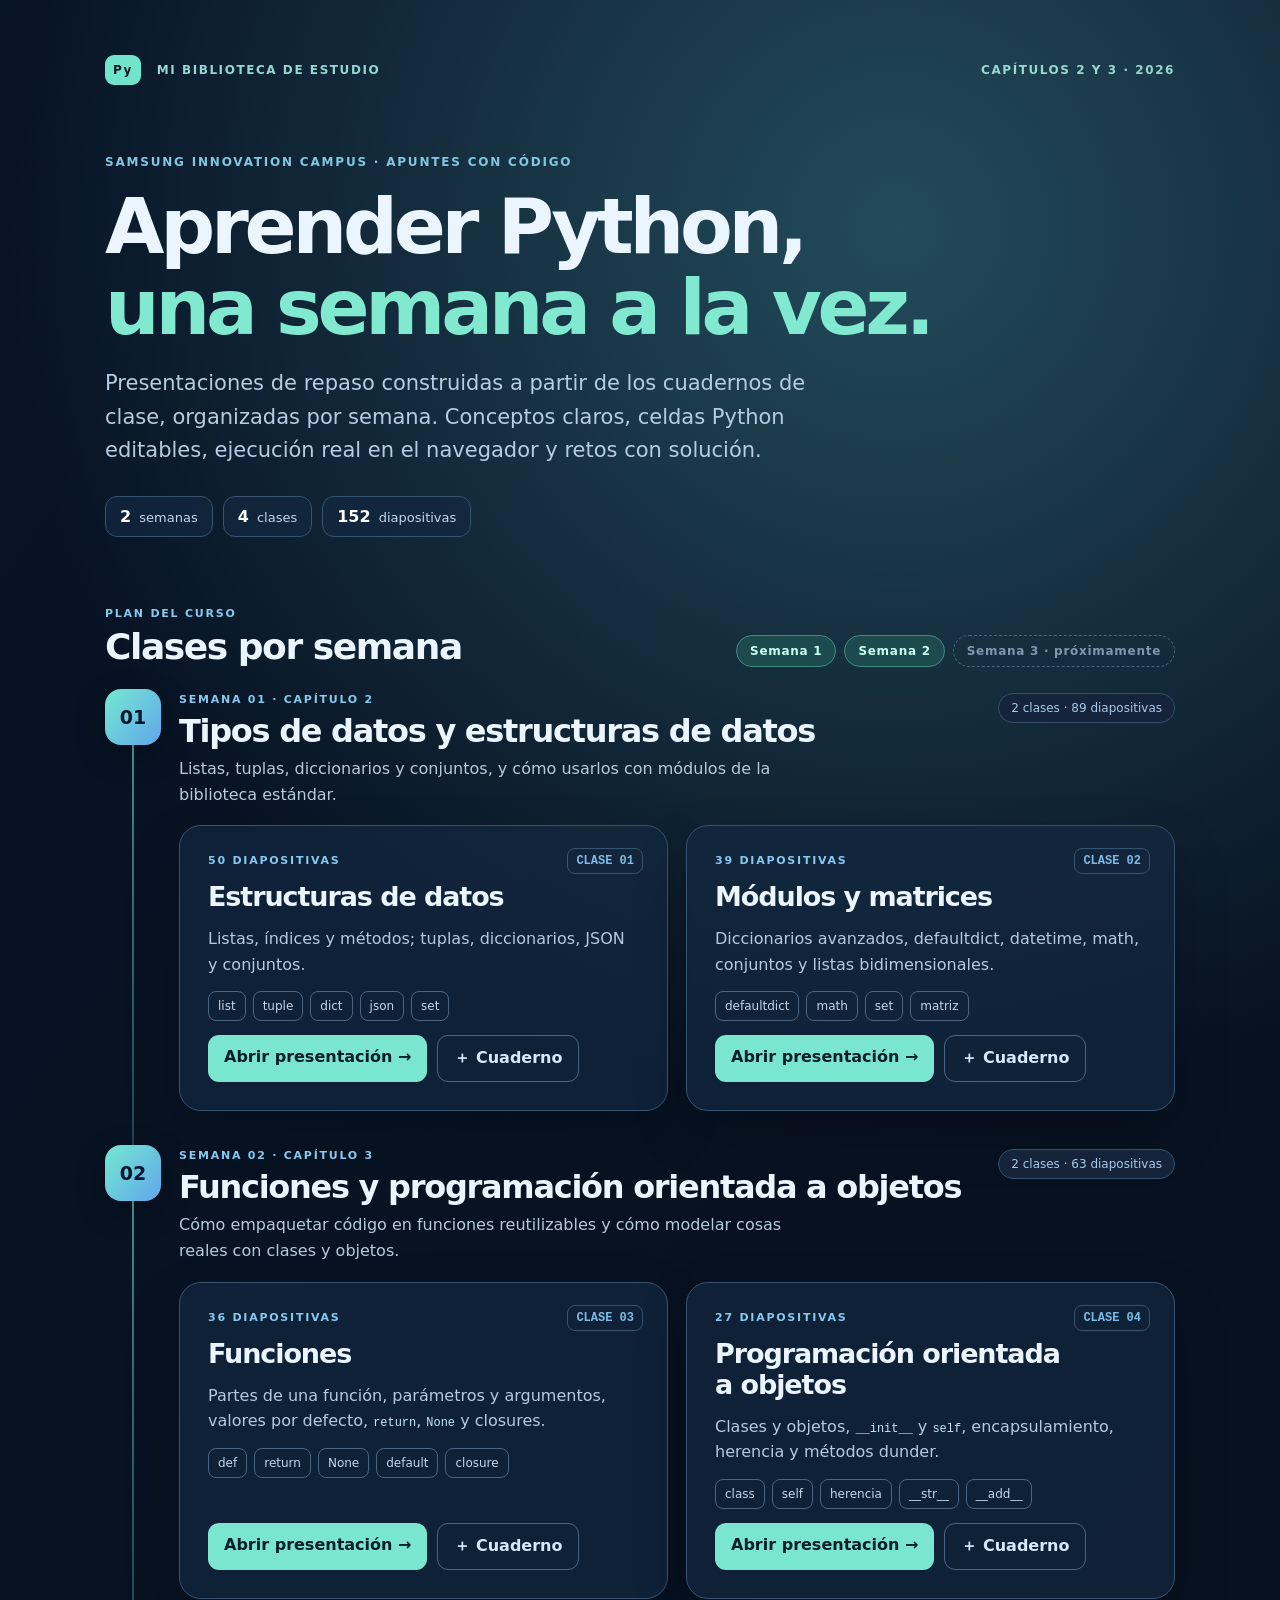
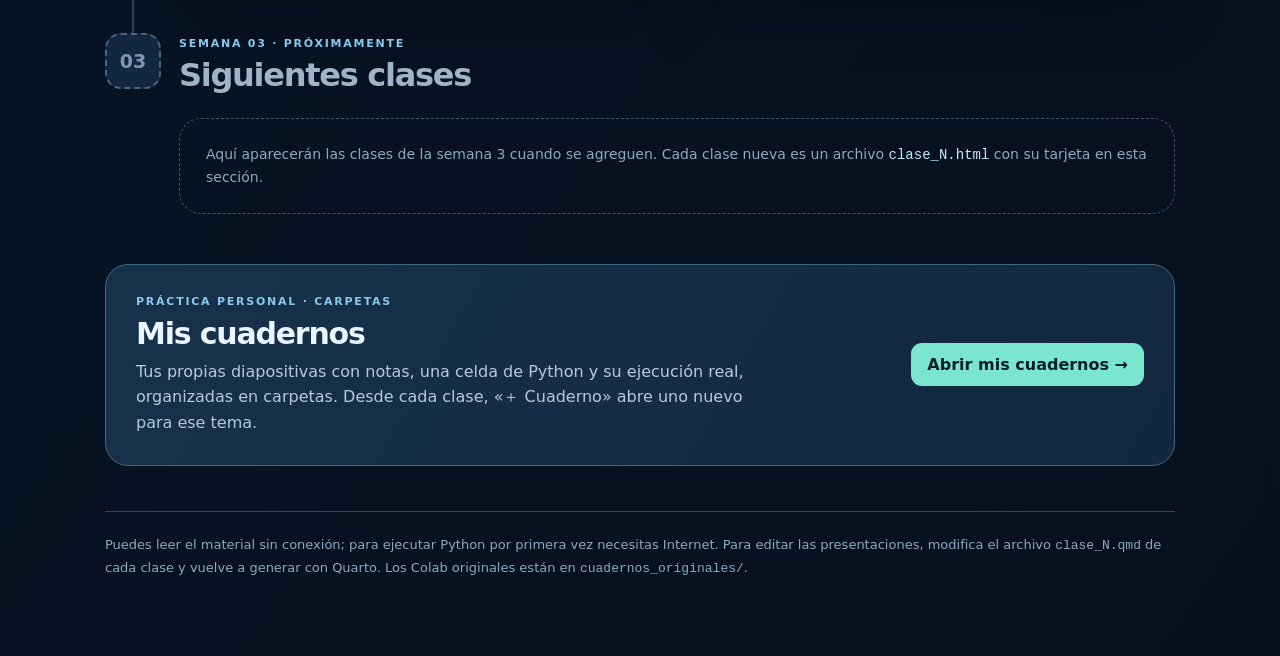
<file: index.html>
<!doctype html><html lang="es"><head><meta charset="utf-8"><meta name="viewport" content="width=device-width,initial-scale=1"><title>Mi biblioteca Python · Samsung Innovation Campus</title><style>
*{box-sizing:border-box}html{scroll-behavior:smooth}body{background:radial-gradient(circle at 70% 10%,#234b5b 0%,transparent 40%),linear-gradient(125deg,#071426,#08101e);margin:0;min-height:100vh;color:#ebf5ff;font-family:Inter,system-ui,sans-serif}.shell{max-width:1120px;margin:0 auto;padding:55px 25px 80px}.top{display:flex;align-items:center;justify-content:space-between;gap:12px;font-size:12px;letter-spacing:.13em;color:#97d7d1;font-weight:800}.mark{display:inline-flex;background:#70e5cc;color:#071728;border-radius:9px;padding:8px;margin-right:10px}
.hero{padding:70px 0 40px}.eyebrow{color:#80c7df;font-size:12px;letter-spacing:.15em;font-weight:800}.hero h1{font-size:clamp(40px,6vw,80px);line-height:1.05;letter-spacing:-.055em;margin:18px 0 19px;max-width:850px}.hero h1 em{font-style:normal;color:#80e9cf}.hero p{color:#b6cce2;font-size:clamp(16px,1.9vw,21px);line-height:1.6;max-width:730px;margin:0}
.stats{display:flex;gap:10px;flex-wrap:wrap;margin-top:28px}.stats span{border:1px solid #38536e;background:#132740b8;border-radius:12px;padding:10px 14px;font-size:13px;color:#c2d8e9}.stats strong{color:#fff;font-size:16px;margin-right:4px}
.plan-head{display:flex;align-items:flex-end;justify-content:space-between;gap:16px;flex-wrap:wrap;margin:30px 0 22px}.plan-head h2{margin:6px 0 0;font-size:clamp(26px,3vw,36px);letter-spacing:-.04em}.week-nav{display:flex;gap:8px;flex-wrap:wrap}.week-nav a,.week-nav span{font-size:12px;font-weight:800;letter-spacing:.06em;border-radius:20px;padding:8px 13px;text-decoration:none}.week-nav a{background:#1d4a4c;border:1px solid #3f8a84;color:#c9fff1}.week-nav a:hover{background:#25605f}.week-nav span{border:1px dashed #4b6480;color:#7f97b2}
.timeline{position:relative}.week{display:grid;grid-template-columns:56px minmax(0,1fr);gap:18px;position:relative;padding-bottom:34px;scroll-margin-top:20px}.week::before{content:'';position:absolute;left:27px;top:56px;bottom:0;width:2px;background:linear-gradient(#3f8a84,#2a3f58)}.week:last-child::before{display:none}.week-dot{width:56px;height:56px;border-radius:16px;display:grid;place-items:center;background:linear-gradient(130deg,#74e9d1,#61a6eb);color:#05162d;font-weight:900;font-size:19px;box-shadow:0 10px 30px #0005}
.week-body{min-width:0}.week-head{display:flex;justify-content:space-between;align-items:flex-start;gap:16px;flex-wrap:wrap;margin:4px 0 18px}.label{font-size:11px;letter-spacing:.16em;font-weight:800;color:#88c9ee}.week-head h3{font-size:clamp(24px,2.6vw,32px);letter-spacing:-.04em;margin:6px 0 6px}.week-head p{color:#b6cadd;line-height:1.6;margin:0;max-width:640px}.week-meta{font-size:12px;color:#a9c8eb;border:1px solid #34506e;background:#15243a;border-radius:20px;padding:7px 12px;white-space:nowrap}
.grid{display:grid;grid-template-columns:repeat(2,minmax(0,1fr));gap:18px}.card{padding:28px;background:#132740b8;border:1px solid #38536e;border-radius:22px;box-shadow:0 24px 55px #0003;display:flex;flex-direction:column;gap:14px;position:relative}.card .num{position:absolute;top:22px;right:24px;font:800 12px ui-monospace,monospace;color:#7dbce6;border:1px solid #38536e;border-radius:8px;padding:5px 8px}.card h4{font-size:27px;letter-spacing:-.04em;margin:0;padding-right:70px}.card p{color:#b6cadd;line-height:1.6;margin:0}.card p code{color:#c2e9ff;font-size:.92em}.tags{display:flex;gap:7px;flex-wrap:wrap}.tags span{font-size:12px;border:1px solid #4b6480;border-radius:8px;padding:7px 9px;color:#c2d8e9}.actions{display:flex;gap:10px;flex-wrap:wrap;margin-top:auto}
.open{background:#7be6d0;border-radius:11px;padding:12px 16px;color:#061e27;text-decoration:none;font-weight:850;display:inline-block;text-align:center}.open:hover{background:#adffe9}.ghost{border:1px solid #4b6480;border-radius:11px;padding:12px 16px;color:#d4e9fd;text-decoration:none;font-weight:750;display:inline-block}.ghost:hover{background:#213954}
.week.upcoming .week-dot{background:#132740;border:2px dashed #4b6480;color:#7f97b2;box-shadow:none}.week.upcoming .week-head h3{color:#9fb3c9}.placeholder{border:1px dashed #3d5674;border-radius:22px;padding:24px 26px;color:#8ca9c2;line-height:1.6;font-size:14px}.placeholder code{color:#c2e9ff}
.notes-card{margin-top:16px;padding:30px;background:linear-gradient(120deg,#16324a,#132740);border:1px solid #3f6a7e;border-radius:23px;display:grid;grid-template-columns:minmax(0,1fr) auto;gap:20px;align-items:center}.notes-card h2{font-size:30px;letter-spacing:-.04em;margin:8px 0}.notes-card p{color:#b6cadd;line-height:1.6;margin:0;max-width:640px}
.below{border-top:1px solid #30465f;color:#8ca9c2;margin-top:45px;padding-top:22px;font-size:13px;line-height:1.65}a{color:#9ad7ef}
@media(max-width:760px){.grid{grid-template-columns:1fr}.notes-card{grid-template-columns:1fr}}
@media(max-width:650px){.shell{padding:32px 16px 55px}.top>div:last-child{display:none}.hero{padding:45px 0 30px}.week{grid-template-columns:40px minmax(0,1fr);gap:12px}.week-dot{width:40px;height:40px;border-radius:12px;font-size:15px}.week::before{left:19px;top:40px}.card{padding:22px}.card .num{top:18px;right:18px}.notes-card{padding:24px}}
</style></head><body><div class="shell">
<div class="top"><div><span class="mark">Py</span> MI BIBLIOTECA DE ESTUDIO</div><div>CAPÍTULOS 2 Y 3 · 2026</div></div>

<div class="hero"><div class="eyebrow">SAMSUNG INNOVATION CAMPUS · APUNTES CON CÓDIGO</div><h1>Aprender Python,<br><em>una semana a la vez.</em></h1><p>Presentaciones de repaso construidas a partir de los cuadernos de clase, organizadas por semana. Conceptos claros, celdas Python editables, ejecución real en el navegador y retos con solución.</p>
<div class="stats"><span><strong>2</strong> semanas</span><span><strong>4</strong> clases</span><span><strong>152</strong> diapositivas</span></div></div>

<div class="plan-head"><div><div class="label">PLAN DEL CURSO</div><h2>Clases por semana</h2></div>
<nav class="week-nav" aria-label="Ir a una semana"><a href="#semana-1">Semana 1</a><a href="#semana-2">Semana 2</a><span>Semana 3 · próximamente</span></nav></div>

<div class="timeline">

<!-- SEMANA 1 -->
<section class="week" id="semana-1" aria-labelledby="semana-1-titulo"><div class="week-dot" aria-hidden="true">01</div><div class="week-body">
<div class="week-head"><div><div class="label">SEMANA 01 · CAPÍTULO 2</div><h3 id="semana-1-titulo">Tipos de datos y estructuras de datos</h3><p>Listas, tuplas, diccionarios y conjuntos, y cómo usarlos con módulos de la biblioteca estándar.</p></div><div class="week-meta">2 clases · 89 diapositivas</div></div>
<div class="grid">
<article class="card"><span class="num">CLASE 01</span><div class="label">50 DIAPOSITIVAS</div><h4>Estructuras de datos</h4><p>Listas, índices y métodos; tuplas, diccionarios, JSON y conjuntos.</p><div class="tags"><span>list</span><span>tuple</span><span>dict</span><span>json</span><span>set</span></div><div class="actions"><a class="open" href="clase_1.html">Abrir presentación →</a><a class="ghost" href="cuadernos.html?nuevo=1&amp;clase=clase_1">＋ Cuaderno</a></div></article>
<article class="card"><span class="num">CLASE 02</span><div class="label">39 DIAPOSITIVAS</div><h4>Módulos y matrices</h4><p>Diccionarios avanzados, defaultdict, datetime, math, conjuntos y listas bidimensionales.</p><div class="tags"><span>defaultdict</span><span>math</span><span>set</span><span>matriz</span></div><div class="actions"><a class="open" href="clase_2.html">Abrir presentación →</a><a class="ghost" href="cuadernos.html?nuevo=1&amp;clase=clase_2">＋ Cuaderno</a></div></article>
</div></div></section>

<!-- SEMANA 2 -->
<section class="week" id="semana-2" aria-labelledby="semana-2-titulo"><div class="week-dot" aria-hidden="true">02</div><div class="week-body">
<div class="week-head"><div><div class="label">SEMANA 02 · CAPÍTULO 3</div><h3 id="semana-2-titulo">Funciones y programación orientada a objetos</h3><p>Cómo empaquetar código en funciones reutilizables y cómo modelar cosas reales con clases y objetos.</p></div><div class="week-meta">2 clases · 63 diapositivas</div></div>
<div class="grid">
<article class="card"><span class="num">CLASE 03</span><div class="label">36 DIAPOSITIVAS</div><h4>Funciones</h4><p>Partes de una función, parámetros y argumentos, valores por defecto, <code>return</code>, <code>None</code> y closures.</p><div class="tags"><span>def</span><span>return</span><span>None</span><span>default</span><span>closure</span></div><div class="actions"><a class="open" href="clase_3.html">Abrir presentación →</a><a class="ghost" href="cuadernos.html?nuevo=1&amp;clase=clase_3">＋ Cuaderno</a></div></article>
<article class="card"><span class="num">CLASE 04</span><div class="label">27 DIAPOSITIVAS</div><h4>Programación orientada a objetos</h4><p>Clases y objetos, <code>__init__</code> y <code>self</code>, encapsulamiento, herencia y métodos dunder.</p><div class="tags"><span>class</span><span>self</span><span>herencia</span><span>__str__</span><span>__add__</span></div><div class="actions"><a class="open" href="clase_4.html">Abrir presentación →</a><a class="ghost" href="cuadernos.html?nuevo=1&amp;clase=clase_4">＋ Cuaderno</a></div></article>
</div></div></section>

<!-- SEMANA 3: al agregar las clases, copia el bloque de la Semana 2, cambia números, títulos y enlaces, y quita la clase "upcoming". -->
<section class="week upcoming" id="semana-3" aria-labelledby="semana-3-titulo"><div class="week-dot" aria-hidden="true">03</div><div class="week-body">
<div class="week-head"><div><div class="label">SEMANA 03 · PRÓXIMAMENTE</div><h3 id="semana-3-titulo">Siguientes clases</h3></div></div>
<div class="placeholder">Aquí aparecerán las clases de la semana 3 cuando se agreguen. Cada clase nueva es un archivo <code>clase_N.html</code> con su tarjeta en esta sección.</div>
</div></section>

</div>

<section class="notes-card" aria-labelledby="cuadernos-titulo"><div><div class="label">PRÁCTICA PERSONAL · CARPETAS</div><h2 id="cuadernos-titulo">Mis cuadernos</h2><p>Tus propias diapositivas con notas, una celda de Python y su ejecución real, organizadas en carpetas. Desde cada clase, «＋ Cuaderno» abre uno nuevo para ese tema.</p></div><a class="open" href="cuadernos.html">Abrir mis cuadernos →</a></section>

<div class="below">Puedes leer el material sin conexión; para ejecutar Python por primera vez necesitas Internet. Para editar las presentaciones, modifica el archivo <code>clase_N.qmd</code> de cada clase y vuelve a generar con Quarto. Los Colab originales están en <code>cuadernos_originales/</code>.</div></div></body></html>
</file>
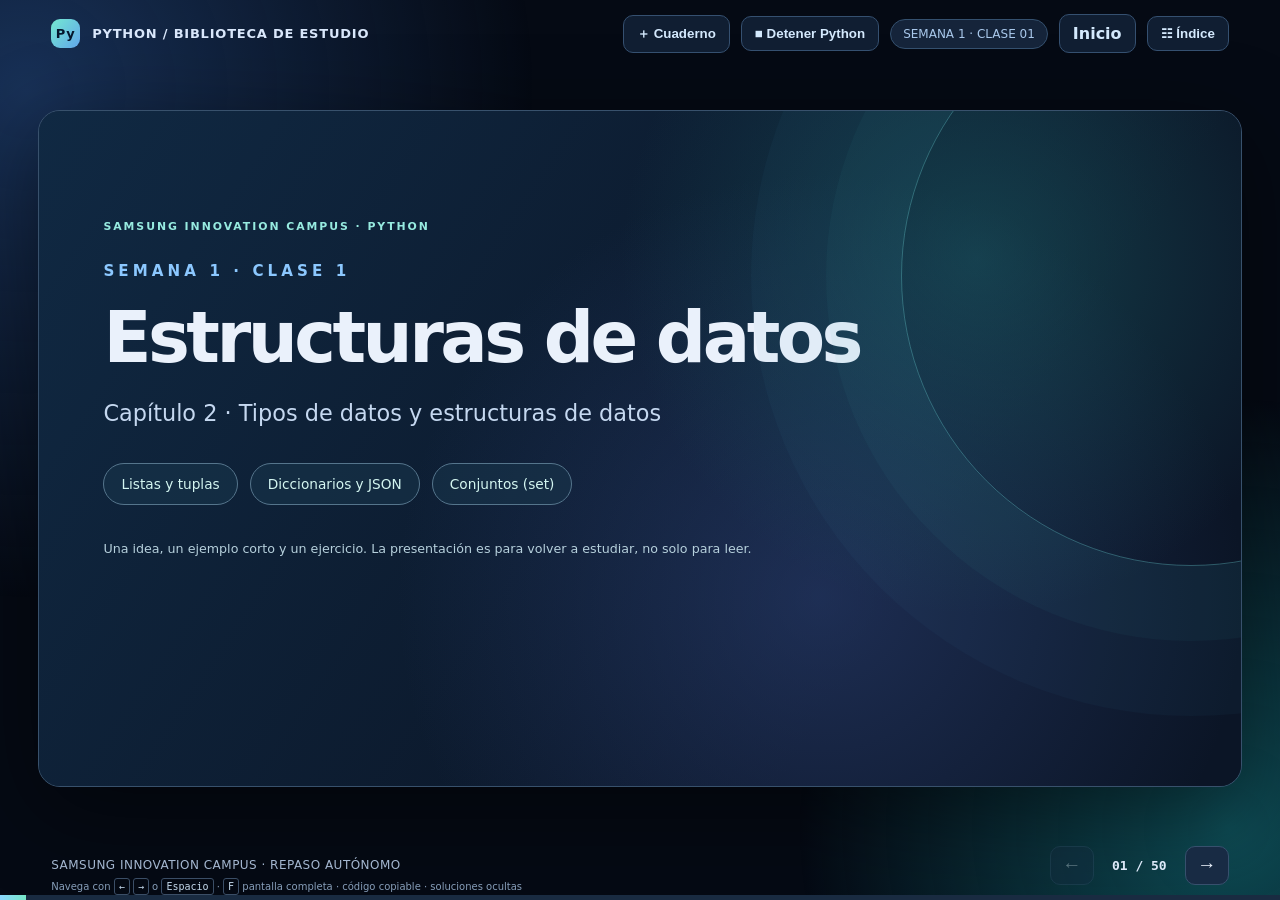
<file: clase_1.html>
<!doctype html><html lang="es"><head><meta charset="utf-8"><meta name="viewport" content="width=device-width,initial-scale=1"><title>Clase 1 | Python · Samsung Innovation Campus</title><meta name="description" content="Guía de estudio de Python basada en los Colab de Samsung Innovation Campus. Diapositivas, código y autoevaluación, funciona sin conexión."><style>pre { line-height: 125%; }
td.linenos .normal { color: #6e7681; background-color: #0d1117; padding-left: 5px; padding-right: 5px; }
span.linenos { color: #6e7681; background-color: #0d1117; padding-left: 5px; padding-right: 5px; }
td.linenos .special { color: #e6edf3; background-color: #6e7681; padding-left: 5px; padding-right: 5px; }
span.linenos.special { color: #e6edf3; background-color: #6e7681; padding-left: 5px; padding-right: 5px; }
.highlight .hll { background-color: #6e7681 }
.highlight { background: #0d1117; color: #E6EDF3 }
.highlight .c { color: #8B949E; font-style: italic } /* Comment */
.highlight .err { color: #F85149 } /* Error */
.highlight .esc { color: #E6EDF3 } /* Escape */
.highlight .g { color: #E6EDF3 } /* Generic */
.highlight .k { color: #FF7B72 } /* Keyword */
.highlight .l { color: #A5D6FF } /* Literal */
.highlight .n { color: #E6EDF3 } /* Name */
.highlight .o { color: #FF7B72; font-weight: bold } /* Operator */
.highlight .x { color: #E6EDF3 } /* Other */
.highlight .p { color: #E6EDF3 } /* Punctuation */
.highlight .ch { color: #8B949E; font-style: italic } /* Comment.Hashbang */
.highlight .cm { color: #8B949E; font-style: italic } /* Comment.Multiline */
.highlight .cp { color: #8B949E; font-weight: bold; font-style: italic } /* Comment.Preproc */
.highlight .cpf { color: #8B949E; font-style: italic } /* Comment.PreprocFile */
.highlight .c1 { color: #8B949E; font-style: italic } /* Comment.Single */
.highlight .cs { color: #8B949E; font-weight: bold; font-style: italic } /* Comment.Special */
.highlight .gd { color: #FFA198; background-color: #490202 } /* Generic.Deleted */
.highlight .ge { color: #E6EDF3; font-style: italic } /* Generic.Emph */
.highlight .ges { color: #E6EDF3; font-weight: bold; font-style: italic } /* Generic.EmphStrong */
.highlight .gr { color: #FFA198 } /* Generic.Error */
.highlight .gh { color: #79C0FF; font-weight: bold } /* Generic.Heading */
.highlight .gi { color: #56D364; background-color: #0F5323 } /* Generic.Inserted */
.highlight .go { color: #8B949E } /* Generic.Output */
.highlight .gp { color: #8B949E } /* Generic.Prompt */
.highlight .gs { color: #E6EDF3; font-weight: bold } /* Generic.Strong */
.highlight .gu { color: #79C0FF } /* Generic.Subheading */
.highlight .gt { color: #FF7B72 } /* Generic.Traceback */
.highlight .g-Underline { color: #E6EDF3; text-decoration: underline } /* Generic.Underline */
.highlight .kc { color: #79C0FF } /* Keyword.Constant */
.highlight .kd { color: #FF7B72 } /* Keyword.Declaration */
.highlight .kn { color: #FF7B72 } /* Keyword.Namespace */
.highlight .kp { color: #79C0FF } /* Keyword.Pseudo */
.highlight .kr { color: #FF7B72 } /* Keyword.Reserved */
.highlight .kt { color: #FF7B72 } /* Keyword.Type */
.highlight .ld { color: #79C0FF } /* Literal.Date */
.highlight .m { color: #A5D6FF } /* Literal.Number */
.highlight .s { color: #A5D6FF } /* Literal.String */
.highlight .na { color: #E6EDF3 } /* Name.Attribute */
.highlight .nb { color: #E6EDF3 } /* Name.Builtin */
.highlight .nc { color: #F0883E; font-weight: bold } /* Name.Class */
.highlight .no { color: #79C0FF; font-weight: bold } /* Name.Constant */
.highlight .nd { color: #D2A8FF; font-weight: bold } /* Name.Decorator */
.highlight .ni { color: #FFA657 } /* Name.Entity */
.highlight .ne { color: #F0883E; font-weight: bold } /* Name.Exception */
.highlight .nf { color: #D2A8FF; font-weight: bold } /* Name.Function */
.highlight .nl { color: #79C0FF; font-weight: bold } /* Name.Label */
.highlight .nn { color: #FF7B72 } /* Name.Namespace */
.highlight .nx { color: #E6EDF3 } /* Name.Other */
.highlight .py { color: #79C0FF } /* Name.Property */
.highlight .nt { color: #7EE787 } /* Name.Tag */
.highlight .nv { color: #79C0FF } /* Name.Variable */
.highlight .ow { color: #FF7B72; font-weight: bold } /* Operator.Word */
.highlight .pm { color: #E6EDF3 } /* Punctuation.Marker */
.highlight .w { color: #6E7681 } /* Text.Whitespace */
.highlight .mb { color: #A5D6FF } /* Literal.Number.Bin */
.highlight .mf { color: #A5D6FF } /* Literal.Number.Float */
.highlight .mh { color: #A5D6FF } /* Literal.Number.Hex */
.highlight .mi { color: #A5D6FF } /* Literal.Number.Integer */
.highlight .mo { color: #A5D6FF } /* Literal.Number.Oct */
.highlight .sa { color: #79C0FF } /* Literal.String.Affix */
.highlight .sb { color: #A5D6FF } /* Literal.String.Backtick */
.highlight .sc { color: #A5D6FF } /* Literal.String.Char */
.highlight .dl { color: #79C0FF } /* Literal.String.Delimiter */
.highlight .sd { color: #A5D6FF } /* Literal.String.Doc */
.highlight .s2 { color: #A5D6FF } /* Literal.String.Double */
.highlight .se { color: #79C0FF } /* Literal.String.Escape */
.highlight .sh { color: #79C0FF } /* Literal.String.Heredoc */
.highlight .si { color: #A5D6FF } /* Literal.String.Interpol */
.highlight .sx { color: #A5D6FF } /* Literal.String.Other */
.highlight .sr { color: #79C0FF } /* Literal.String.Regex */
.highlight .s1 { color: #A5D6FF } /* Literal.String.Single */
.highlight .ss { color: #A5D6FF } /* Literal.String.Symbol */
.highlight .bp { color: #E6EDF3 } /* Name.Builtin.Pseudo */
.highlight .fm { color: #D2A8FF; font-weight: bold } /* Name.Function.Magic */
.highlight .vc { color: #79C0FF } /* Name.Variable.Class */
.highlight .vg { color: #79C0FF } /* Name.Variable.Global */
.highlight .vi { color: #79C0FF } /* Name.Variable.Instance */
.highlight .vm { color: #79C0FF } /* Name.Variable.Magic */
.highlight .il { color: #A5D6FF } /* Literal.Number.Integer.Long */

:root{color-scheme:dark;--bg:#080e1a;--panel:#111c30;--text:#eaf1fb;--muted:#9db0cd;--border:#293c58;--mint:#75ead0;--sky:#8ac9ff;--amber:#ffdd9a;--code:#0a1120;--shadow:0 24px 90px #0007}
*{box-sizing:border-box}html,body{height:100%;margin:0}body{background:#050a14;color:var(--text);font-family:Inter,ui-sans-serif,system-ui,-apple-system,"Segoe UI",sans-serif;-webkit-font-smoothing:antialiased;overflow:hidden}
body::before{content:"";position:fixed;inset:0;background:radial-gradient(circle at 2% 10%,#183157 0%,transparent 34%),radial-gradient(circle at 96% 92%,#0e4b54 0%,transparent 29%);pointer-events:none}
nav.top{height:67px;display:flex;align-items:center;justify-content:space-between;gap:16px;padding:0 clamp(20px,4vw,65px);position:relative;z-index:10}
.brand{display:flex;align-items:center;gap:12px;color:#d9e7fb;font-size:13px;font-weight:700;letter-spacing:.06em}.brand-mark{width:29px;height:29px;border-radius:9px;background:linear-gradient(130deg,#74e9d1,#61a6eb);display:grid;place-items:center;color:#05162d;font-weight:900}.nav-right{display:flex;align-items:center;gap:11px}.nav-pill{font-size:12px;padding:7px 12px;background:#15243a;border:1px solid #34506e;border-radius:20px;color:#a9c8eb}.nav-btn{border:1px solid #355070;background:#101e32;color:#d4e9fd;border-radius:10px;padding:9px 13px;cursor:pointer;font-weight:650}.nav-btn:hover{background:#213954}
.deck-wrap{height:calc(100vh - 137px);width:100%;padding:0 clamp(14px,3vw,54px);display:grid;place-items:center}.deck{aspect-ratio:16/9;width:min(100%,calc((100vh - 153px)*16/9),1520px);max-height:100%;border:1px solid #38516c;border-radius:22px;box-shadow:var(--shadow);position:relative;overflow:hidden;background:linear-gradient(130deg,#162741,#0c1728 65%,#0e1e30)}.deck::before{content:"";position:absolute;inset:0;background:radial-gradient(circle at 85% 13%,#34588055,transparent 37%),radial-gradient(circle at 2% 98%,#1c655c27,transparent 38%);pointer-events:none}
.slide{display:none;position:absolute;inset:0;padding:clamp(30px,4.3vw,66px) clamp(36px,5vw,76px);overflow:auto;scrollbar-width:thin;scrollbar-color:#365574 transparent}.slide.active{display:block}.slide h2{font-size:clamp(26px,2.9vw,45px);line-height:1.12;margin:8px 0 13px;letter-spacing:-.037em;font-weight:830;max-width:93%}.slide h1{font-size:clamp(36px,5.3vw,85px);line-height:1.08;letter-spacing:-.05em;margin:0 0 24px}.overline{font-size:clamp(10px,.85vw,13px);color:var(--sky);letter-spacing:.18em;font-weight:770}.overline-dot{padding:0 9px;color:var(--mint)}.lead{max-width:1080px;color:#becfe4;font-size:clamp(15px,1.33vw,21px);line-height:1.55;margin:0 0 20px}.slide-grid{display:grid;grid-template-columns:minmax(0,.90fr) minmax(0,1.1fr);gap:17px;align-items:start}.slide-grid.no-code{grid-template-columns:1fr}.example-panel{min-width:0}.theory-panel{background:#17253ab9;border:1px solid #31445e;border-radius:16px;padding:22px 24px;min-width:0}.panel-kicker{color:#7dbce6;font-size:11px;font-weight:740;letter-spacing:.12em;margin-bottom:16px}.theory-panel ul{list-style:none;padding:0;margin:0;display:grid;gap:13px}.theory-panel li{font-size:clamp(13px,1.09vw,17px);line-height:1.45;color:#d5e4f5;position:relative;padding-left:18px}.theory-panel li::before{position:absolute;left:0;top:0;content:'•';color:var(--mint);font-weight:900}.theory-panel strong{color:#fff}code.inline{background:#293b54;color:#c2e9ff;padding:.06em .3em;border-radius:5px;font-size:.92em;font-family:ui-monospace,SFMono-Regular,Consolas,monospace;white-space:nowrap}.code-box{background:var(--code);border:1px solid #324964;border-radius:15px;min-width:0;overflow:hidden}.code-bar{height:38px;padding:0 14px;display:flex;gap:8px;align-items:center;background:#18263a;border-bottom:1px solid #324964;font-size:10px;font-weight:850;letter-spacing:.12em;color:#b4c8e2}.lang-dot{width:7px;height:7px;background:var(--mint);border-radius:50%}.copy-btn{margin-left:auto;background:#263c59;color:#d7ecff;border:0;border-radius:8px;padding:6px 10px;cursor:pointer;font-size:11px;letter-spacing:0}.copy-btn:hover{background:#38618b}.highlight{background:none !important}.highlight pre{font-family:ui-monospace,SFMono-Regular,Consolas,'Liberation Mono',monospace;font-size:clamp(12px,.99vw,15px);line-height:1.58;margin:0;padding:15px 17px;overflow-x:auto;white-space:pre;tab-size:4}.output-box{margin-top:10px;border:1px solid #2c4c57;border-radius:12px;background:#0d242c;overflow:hidden}.output-label{padding:10px 15px 0;color:#a0dccc;font-size:10px;letter-spacing:.13em;font-weight:800}.output-mark{font-size:15px;color:var(--mint)}.output-box pre{font:clamp(12px,.96vw,15px)/1.55 ui-monospace,SFMono-Regular,Consolas,monospace;padding:4px 15px 13px;margin:0;white-space:pre-wrap;color:#d7f5e8}.takeaway{margin-top:16px;border:1px solid #315d62;background:#163642ab;border-radius:12px;padding:13px 18px;display:grid;grid-template-columns:125px 1fr;gap:14px;align-items:center}.takeaway span{color:#8bdece;font-size:10px;letter-spacing:.1em;font-weight:850}.takeaway p{font-size:clamp(12px,1.04vw,15px);color:#dbf6ed;line-height:1.43;margin:0}.source-note{margin-top:10px;border-left:3px solid #d3a35d;background:#4d382239;padding:10px 14px;color:#f5d8aa;font-size:clamp(11px,.86vw,13px);line-height:1.42}.source-note span{font-size:10px;color:#ffdc99;font-weight:850;letter-spacing:.08em;margin-right:7px}.exercise-box{margin-top:22px;padding:25px 28px;border:1px solid #526da0;border-radius:17px;background:linear-gradient(120deg,#1b3152,#132438);max-width:990px}.exercise-tag{font-size:11px;font-weight:850;letter-spacing:.16em;color:#95cafd}.exercise-box p{font-size:clamp(17px,1.55vw,25px);line-height:1.56;color:#edf7ff;margin:15px 0 0}.solution-toggle{margin-top:22px;color:#051f25;background:var(--mint);border:0;border-radius:11px;padding:12px 19px;font-size:14px;font-weight:800;cursor:pointer}.solution-toggle span{padding-left:12px}.solution-content{margin-top:14px;max-width:960px}.solution-content[hidden]{display:none}.slide.chapter{background:radial-gradient(circle at 73% 54%,#23576988 0%,transparent 44%),linear-gradient(135deg,#173251,#0a1529 70%)}.chapter-content{position:relative;top:18%;max-width:1000px}.chapter-content .overline{color:var(--mint);margin-bottom:20px}.chapter-content h1{font-size:clamp(36px,5.1vw,72px)}.chapter-content p{font-size:clamp(17px,2vw,28px);color:#bed6eb}.chapter-art{position:absolute;inset:0;overflow:hidden}.arc{position:absolute;display:block;border:2px solid #74d4d044;border-radius:50%;width:630px;height:630px;right:-160px;top:1%}.arc-2{width:430px;height:430px;top:16%;right:-60px;border-color:#5d9bd644}.slide.cover{background:radial-gradient(circle at 78% 22%,#1d646d83,transparent 33%),radial-gradient(circle at 65% 72%,#3249857a,transparent 46%),linear-gradient(124deg,#102943,#0b1526 72%)}.cover .overline{margin-top:5%;color:#97ebe0}.hero-count{font-size:clamp(12px,1.18vw,18px);font-weight:800;color:#8cc8ff;margin:29px 0 20px;letter-spacing:.27em}.cover h1{max-width:1070px;font-size:clamp(39px,5.5vw,88px)}.hero-break{color:#75ead0}.hero-sub{font-size:clamp(16px,1.75vw,25px);color:#c5d8f0;max-width:930px}.hero-list{display:flex;gap:12px;flex-wrap:wrap;margin-top:37px}.hero-list span{padding:12px 17px;border:1px solid #55758c;background:#18364d8a;color:#d4f6f1;border-radius:28px;font-size:clamp(12px,1.07vw,16px)}.hero-foot{color:#b6d0dc;font-size:clamp(12px,.99vw,15px);line-height:1.5;margin-top:34px;max-width:850px}.hero-radial{position:absolute;width:580px;height:580px;border:1px solid #5cb4bb6e;border-radius:50%;right:-240px;top:-125px;box-shadow:0 0 0 75px #3ba5b60d,0 0 0 150px #3b8db60d}.slide-footer{height:70px;position:relative;z-index:5;display:flex;align-items:center;justify-content:space-between;gap:10px;padding:0 clamp(25px,4vw,65px);max-width:1650px;margin:auto}.slide-meta{color:#a4b7d0;font-size:12px;letter-spacing:.04em}.nav-bottom{display:flex;align-items:center;gap:11px}.nav-bottom button{background:#182b44;border:1px solid #37506d;color:#eaf2fc;width:44px;height:39px;border-radius:10px;font-size:19px;cursor:pointer}.nav-bottom button:hover{background:#274361}.nav-bottom button:disabled{opacity:.35;cursor:not-allowed}.slide-counter{font:700 13px ui-monospace,monospace;color:#dde9f9;min-width:69px;text-align:center}.progress-track{position:fixed;left:0;right:0;bottom:0;height:5px;background:#192b41;z-index:15}.progress-bar{width:0%;height:100%;background:linear-gradient(90deg,#8bd7ff,#76e7c7);transition:width .22s}.toc-backdrop{display:none;position:fixed;inset:0;background:#020913ba;z-index:19}.toc-backdrop.open{display:block}.toc{position:fixed;top:0;right:0;bottom:0;width:min(400px,90vw);background:#0e1b2d;border-left:1px solid #38516f;z-index:20;padding:27px 18px 35px;transform:translateX(105%);transition:transform .25s;overflow-y:auto}.toc.open{transform:translateX(0)}.toc h3{margin:3px 8px 19px;font-size:21px}.toc button.item{width:100%;border:0;background:transparent;color:#d3e3f4;text-align:left;padding:12px 13px;border-radius:9px;cursor:pointer;font-size:13px;line-height:1.4}.toc button.item:hover,.toc button.item.current{background:#24415d}.toc .num{color:#79cabf;font-family:ui-monospace,monospace;font-size:11px;margin-right:9px}.toc .close{float:right;background:#20364f;color:#fff;border:0;border-radius:8px;padding:8px 11px;cursor:pointer}.kbd{font-size:11px;color:#8dabc5}.presentation-help{position:fixed;bottom:8px;left:clamp(20px,4vw,65px);font-size:10px;color:#879eb9;z-index:10}.presentation-help kbd{color:#c5daed;border:1px solid #3b4e66;border-radius:3px;padding:2px 4px}
@media(max-width:980px){.deck-wrap{height:calc(100vh - 132px);padding:0 10px}.deck{width:100%;aspect-ratio:auto;height:100%;border-radius:16px}.slide{padding:25px 28px}.slide-grid{grid-template-columns:1fr}.slide h2{font-size:29px}.lead{font-size:16px}.theory-panel{padding:16px 17px}.theory-panel li{font-size:14px}.highlight pre{font-size:12px}.takeaway{grid-template-columns:1fr;gap:5px}.nav-pill{display:none}.cover h1{font-size:48px}.chapter-content{top:12%}.hero-list{margin-top:25px}.hero-count{margin-top:20px}}
@media(max-width:500px){nav.top{height:54px;padding:0 13px}.brand{font-size:11px;gap:8px}.nav-btn{padding:7px 10px}.deck-wrap{height:calc(100vh - 118px)}.slide{padding:22px 20px}.slide h2{font-size:26px}.lead{font-size:15px}.hero-count{margin:20px 0 10px}.cover h1{font-size:37px}.hero-sub{font-size:15px}.hero-list{gap:8px}.hero-list span{padding:8px 11px;font-size:11px}.hero-foot{font-size:12px}.slide-footer{height:60px;padding:0 15px}.slide-meta{font-size:10px}.presentation-help{display:none}}
@media print{body{overflow:visible;background:#fff}.top,.slide-footer,.progress-track,.presentation-help,.toc,.toc-backdrop{display:none !important}.deck-wrap{display:block;height:auto;padding:0}.deck{height:auto;max-height:none;width:100%;border:0;aspect-ratio:auto;box-shadow:none;overflow:visible;background:transparent}.slide{position:relative!important;display:block!important;width:100%;height:190mm;page-break-after:always;overflow:hidden;border-bottom:1px solid #333;border-radius:0}.slide:not(.cover):not(.chapter){background:#11203a!important}@page{size:landscape;margin:0}}
</style><link rel="stylesheet" href="assets/live-python.css"></head><body>
<nav class="top"><div class="brand"><div class="brand-mark">Py</div> PYTHON / BIBLIOTECA DE ESTUDIO</div><div class="nav-right"><span class="nav-pill">SEMANA 1 · CLASE 01</span><a class="nav-btn" href="index.html#semana-1" style="text-decoration:none">Inicio</a><button id="toc-open" class="nav-btn">☷ Índice</button></div></nav>
<main class="deck-wrap"><div class="deck"><section class="slide cover" data-index="0" aria-label="Diapositiva 1: Estructuras de datos"><div class="hero-radial"></div><div class="overline">SAMSUNG INNOVATION CAMPUS · PYTHON</div><div class="hero-count">SEMANA 1 · CLASE 1</div><h1>Estructuras de datos</h1><p class="hero-sub">Capítulo 2 · Tipos de datos y estructuras de datos</p><div class="hero-list"><span>Listas y tuplas</span><span>Diccionarios y JSON</span><span>Conjuntos (set)</span></div><p class="hero-foot">Una idea, un ejemplo corto y un ejercicio. La presentación es para volver a estudiar, no solo para leer.</p></section><section class="slide" data-index="1" aria-label="Diapositiva 2: Cómo estudiar con esta presentación"><div class="overline">INICIO <span class="overline-dot">●</span> GUÍA DE REPASO</div><h2>Cómo estudiar con esta presentación</h2><p class="lead">Recorre cada tema en tres pasos: entender → predecir → comprobar.</p><div class="slide-grid no-code"><div class="theory-panel"><div class="panel-kicker">EN POCAS PALABRAS</div><ul><li>Lee la explicación antes de mirar el código.</li><li>Predice qué imprimirá Python y luego revisa la salida.</li><li>Modifica el código dentro de la diapositiva y pulsa «Ejecutar» para probar tu hipótesis.</li></ul></div></div><div class="takeaway"><span>◆ IDEA CLAVE</span><p>Las diapositivas de práctica guardan la solución oculta hasta que decidas verla.</p></div></section><section class="slide chapter" data-index="2" aria-label="Diapositiva 3: 01 / Listas"><div class="chapter-art"><span class="arc arc-1"></span><span class="arc arc-2"></span></div><div class="chapter-content"><div class="overline">SIGUIENTE BLOQUE</div><h1>01 / Listas</h1><p>Secuencias ordenadas que podemos modificar.</p></div></section><section class="slide" data-index="3" aria-label="Diapositiva 4: ¿Qué es una lista?"><div class="overline">LISTAS <span class="overline-dot">●</span> GUÍA DE REPASO</div><h2>¿Qué es una lista?</h2><p class="lead">Una lista agrupa varios valores bajo un solo nombre. Conserva el orden de los elementos y permite cambiarlos.</p><div class="slide-grid "><div class="theory-panel"><div class="panel-kicker">EN POCAS PALABRAS</div><ul><li>Se crea con corchetes: <code class="inline">[ ]</code>.</li><li>Puede contener distintos tipos de datos.</li><li>Su primer elemento tiene índice <code class="inline">0</code>.</li></ul></div><div class="example-panel"><div class="code-box"><div class="code-bar"><span class="lang-dot"></span><span>PYTHON</span><button class="copy-btn" aria-label="Copiar código">Copiar código</button></div><div class="highlight"><pre><span></span><span class="n">frutas</span> <span class="o">=</span> <span class="p">[</span><span class="s2">&quot;Melocotón&quot;</span><span class="p">,</span> <span class="s2">&quot;Sandia&quot;</span><span class="p">,</span> <span class="s2">&quot;Banana&quot;</span><span class="p">,</span> <span class="s2">&quot;Papaya&quot;</span><span class="p">]</span>
<span class="nb">print</span><span class="p">(</span><span class="n">frutas</span><span class="p">[</span><span class="mi">0</span><span class="p">])</span>
</pre></div></div><div class="output-box"><div class="output-label"><span class="output-mark">↳</span> SALIDA ESPERADA</div><pre>Melocotón</pre></div></div></div><div class="takeaway"><span>◆ IDEA CLAVE</span><p>Una lista es mutable: puedes agregar, eliminar o reemplazar elementos.</p></div></section><section class="slide" data-index="4" aria-label="Diapositiva 5: `len()` · ¿Cuántos elementos hay?"><div class="overline">LISTAS <span class="overline-dot">●</span> GUÍA DE REPASO</div><h2><code class="inline">len()</code> · ¿Cuántos elementos hay?</h2><p class="lead"><code class="inline">len(secuencia)</code> devuelve el número de elementos; no el índice de la última posición.</p><div class="slide-grid "><div class="theory-panel"><div class="panel-kicker">EN POCAS PALABRAS</div><ul><li>Una lista de 3 elementos tiene longitud <code class="inline">3</code>.</li><li>Sus índices válidos son <code class="inline">0</code>, <code class="inline">1</code> y <code class="inline">2</code>.</li></ul></div><div class="example-panel"><div class="code-box"><div class="code-bar"><span class="lang-dot"></span><span>PYTHON</span><button class="copy-btn" aria-label="Copiar código">Copiar código</button></div><div class="highlight"><pre><span></span><span class="n">frutas</span> <span class="o">=</span> <span class="p">[</span><span class="s2">&quot;manzana&quot;</span><span class="p">,</span> <span class="s2">&quot;cambur&quot;</span><span class="p">,</span> <span class="s2">&quot;patilla&quot;</span><span class="p">]</span>
<span class="nb">print</span><span class="p">(</span><span class="nb">len</span><span class="p">(</span><span class="n">frutas</span><span class="p">))</span>
<span class="nb">print</span><span class="p">(</span><span class="n">frutas</span><span class="p">[</span><span class="mi">2</span><span class="p">])</span>
</pre></div></div><div class="output-box"><div class="output-label"><span class="output-mark">↳</span> SALIDA ESPERADA</div><pre>3
patilla</pre></div></div></div><div class="takeaway"><span>◆ IDEA CLAVE</span><p>Último índice = <code class="inline">len(lista) - 1</code> (cuando la lista no está vacía).</p></div></section><section class="slide" data-index="5" aria-label="Diapositiva 6: Índices positivos y negativos"><div class="overline">LISTAS <span class="overline-dot">●</span> GUÍA DE REPASO</div><h2>Índices positivos y negativos</h2><p class="lead">Los índices positivos cuentan desde el inicio; los negativos cuentan desde el final.</p><div class="slide-grid "><div class="theory-panel"><div class="panel-kicker">EN POCAS PALABRAS</div><ul><li><code class="inline">frutas[0]</code> → primero.</li><li><code class="inline">frutas[-1]</code> → último.</li><li><code class="inline">frutas[-2]</code> → penúltimo.</li></ul></div><div class="example-panel"><div class="code-box"><div class="code-bar"><span class="lang-dot"></span><span>PYTHON</span><button class="copy-btn" aria-label="Copiar código">Copiar código</button></div><div class="highlight"><pre><span></span><span class="n">frutas</span> <span class="o">=</span> <span class="p">[</span><span class="s2">&quot;manzana&quot;</span><span class="p">,</span> <span class="s2">&quot;cambur&quot;</span><span class="p">,</span> <span class="s2">&quot;patilla&quot;</span><span class="p">]</span>
<span class="nb">print</span><span class="p">(</span><span class="n">frutas</span><span class="p">[</span><span class="mi">0</span><span class="p">])</span>
<span class="nb">print</span><span class="p">(</span><span class="n">frutas</span><span class="p">[</span><span class="o">-</span><span class="mi">1</span><span class="p">])</span>
</pre></div></div><div class="output-box"><div class="output-label"><span class="output-mark">↳</span> SALIDA ESPERADA</div><pre>manzana
patilla</pre></div></div></div><div class="takeaway"><span>◆ IDEA CLAVE</span><p>Si pides una posición inexistente, aparece <code class="inline">IndexError</code>.</p></div></section><section class="slide" data-index="6" aria-label="Diapositiva 7: Rebanadas (slicing) y rangos"><div class="overline">LISTAS <span class="overline-dot">●</span> GUÍA DE REPASO</div><h2>Rebanadas (slicing) y rangos</h2><p class="lead">Con <code class="inline">[inicio:fin]</code> seleccionas posiciones desde <code class="inline">inicio</code> hasta ANTES de <code class="inline">fin</code>.</p><div class="slide-grid "><div class="theory-panel"><div class="panel-kicker">EN POCAS PALABRAS</div><ul><li>El límite derecho nunca se incluye.</li><li><code class="inline">lista[1:3]</code> toma los índices <code class="inline">1</code> y <code class="inline">2</code>.</li><li>También funciona en <code class="inline">del</code> para borrar un rango.</li></ul></div><div class="example-panel"><div class="code-box"><div class="code-bar"><span class="lang-dot"></span><span>PYTHON</span><button class="copy-btn" aria-label="Copiar código">Copiar código</button></div><div class="highlight"><pre><span></span><span class="n">frutas</span> <span class="o">=</span> <span class="p">[</span><span class="s2">&quot;manzana&quot;</span><span class="p">,</span> <span class="s2">&quot;pera&quot;</span><span class="p">,</span> <span class="s2">&quot;plátano&quot;</span><span class="p">,</span> <span class="s2">&quot;uva&quot;</span><span class="p">]</span>
<span class="nb">print</span><span class="p">(</span><span class="n">frutas</span><span class="p">[</span><span class="mi">1</span><span class="p">:</span><span class="mi">3</span><span class="p">])</span>
<span class="k">del</span> <span class="n">frutas</span><span class="p">[</span><span class="mi">0</span><span class="p">:</span><span class="mi">2</span><span class="p">]</span>
<span class="nb">print</span><span class="p">(</span><span class="n">frutas</span><span class="p">)</span>
</pre></div></div><div class="output-box"><div class="output-label"><span class="output-mark">↳</span> SALIDA ESPERADA</div><pre>[&#x27;pera&#x27;, &#x27;plátano&#x27;]
[&#x27;plátano&#x27;, &#x27;uva&#x27;]</pre></div></div></div><div class="takeaway"><span>◆ IDEA CLAVE</span><p>Piensa en <code class="inline">[inicio:fin)</code>; esta idea explica muchas operaciones con secuencias.</p></div></section><section class="slide" data-index="7" aria-label="Diapositiva 8: Concatenar listas con `+`"><div class="overline">LISTAS <span class="overline-dot">●</span> GUÍA DE REPASO</div><h2>Concatenar listas con <code class="inline">+</code></h2><p class="lead">El operador <code class="inline">+</code> crea una lista nueva con los elementos de ambas listas, en ese orden.</p><div class="slide-grid "><div class="theory-panel"><div class="panel-kicker">EN POCAS PALABRAS</div><ul><li>No modifica necesariamente las listas originales.</li><li>Es distinto de sumar números elemento por elemento.</li></ul></div><div class="example-panel"><div class="code-box"><div class="code-bar"><span class="lang-dot"></span><span>PYTHON</span><button class="copy-btn" aria-label="Copiar código">Copiar código</button></div><div class="highlight"><pre><span></span><span class="n">lista1</span> <span class="o">=</span> <span class="p">[</span><span class="mi">1</span><span class="p">,</span> <span class="mi">2</span><span class="p">,</span> <span class="mi">3</span><span class="p">]</span>
<span class="n">lista2</span> <span class="o">=</span> <span class="p">[</span><span class="mi">4</span><span class="p">,</span> <span class="mi">5</span><span class="p">,</span> <span class="mi">6</span><span class="p">]</span>
<span class="n">combinada</span> <span class="o">=</span> <span class="n">lista1</span> <span class="o">+</span> <span class="n">lista2</span>
<span class="nb">print</span><span class="p">(</span><span class="n">combinada</span><span class="p">)</span>
</pre></div></div><div class="output-box"><div class="output-label"><span class="output-mark">↳</span> SALIDA ESPERADA</div><pre>[1, 2, 3, 4, 5, 6]</pre></div></div></div><div class="takeaway"><span>◆ IDEA CLAVE</span><p>Este ejemplo aparece en el Colab como «Adición de listas».</p></div></section><section class="slide" data-index="8" aria-label="Diapositiva 9: `append()` · Añadir un elemento"><div class="overline">LISTAS <span class="overline-dot">●</span> GUÍA DE REPASO</div><h2><code class="inline">append()</code> · Añadir un elemento</h2><p class="lead"><code class="inline">append(x)</code> coloca <code class="inline">x</code> como UN solo elemento al final.</p><div class="slide-grid "><div class="theory-panel"><div class="panel-kicker">EN POCAS PALABRAS</div><ul><li>Modifica la lista existente.</li><li>No devuelve la lista: su valor de retorno es <code class="inline">None</code>.</li></ul></div><div class="example-panel"><div class="code-box"><div class="code-bar"><span class="lang-dot"></span><span>PYTHON</span><button class="copy-btn" aria-label="Copiar código">Copiar código</button></div><div class="highlight"><pre><span></span><span class="n">carros</span> <span class="o">=</span> <span class="p">[</span><span class="s2">&quot;Ferrari&quot;</span><span class="p">,</span> <span class="s2">&quot;Lamborghini&quot;</span><span class="p">]</span>
<span class="n">carros</span><span class="o">.</span><span class="n">append</span><span class="p">(</span><span class="s2">&quot;Rolls-Royce&quot;</span><span class="p">)</span>
<span class="nb">print</span><span class="p">(</span><span class="n">carros</span><span class="p">)</span>
</pre></div></div><div class="output-box"><div class="output-label"><span class="output-mark">↳</span> SALIDA ESPERADA</div><pre>[&#x27;Ferrari&#x27;, &#x27;Lamborghini&#x27;, &#x27;Rolls-Royce&#x27;]</pre></div></div></div><div class="takeaway"><span>◆ IDEA CLAVE</span><p>Úsalo cuando quieres añadir un único elemento.</p></div></section><section class="slide" data-index="9" aria-label="Diapositiva 10: `extend()` · Añadir varios elementos"><div class="overline">LISTAS <span class="overline-dot">●</span> GUÍA DE REPASO</div><h2><code class="inline">extend()</code> · Añadir varios elementos</h2><p class="lead"><code class="inline">extend(iterable)</code> recorre los elementos de otro iterable y los agrega uno por uno.</p><div class="slide-grid "><div class="theory-panel"><div class="panel-kicker">EN POCAS PALABRAS</div><ul><li><code class="inline">append([3,4])</code> agrega una lista dentro de la lista.</li><li><code class="inline">extend([3,4])</code> agrega dos números separados.</li></ul></div><div class="example-panel"><div class="code-box"><div class="code-bar"><span class="lang-dot"></span><span>PYTHON</span><button class="copy-btn" aria-label="Copiar código">Copiar código</button></div><div class="highlight"><pre><span></span><span class="n">a</span> <span class="o">=</span> <span class="p">[</span><span class="mi">1</span><span class="p">,</span> <span class="mi">2</span><span class="p">]</span>
<span class="n">b</span> <span class="o">=</span> <span class="p">[</span><span class="mi">1</span><span class="p">,</span> <span class="mi">2</span><span class="p">]</span>
<span class="n">a</span><span class="o">.</span><span class="n">append</span><span class="p">([</span><span class="mi">3</span><span class="p">,</span> <span class="mi">4</span><span class="p">])</span>
<span class="n">b</span><span class="o">.</span><span class="n">extend</span><span class="p">([</span><span class="mi">3</span><span class="p">,</span> <span class="mi">4</span><span class="p">])</span>
<span class="nb">print</span><span class="p">(</span><span class="n">a</span><span class="p">)</span>
<span class="nb">print</span><span class="p">(</span><span class="n">b</span><span class="p">)</span>
</pre></div></div><div class="output-box"><div class="output-label"><span class="output-mark">↳</span> SALIDA ESPERADA</div><pre>[1, 2, [3, 4]]
[1, 2, 3, 4]</pre></div></div></div><div class="takeaway"><span>◆ IDEA CLAVE</span><p>Comparar <code class="inline">append</code> y <code class="inline">extend</code> evita errores cuando trabajas con listas anidadas.</p></div></section><section class="slide" data-index="10" aria-label="Diapositiva 11: `del` · Eliminar por posición"><div class="overline">LISTAS <span class="overline-dot">●</span> GUÍA DE REPASO</div><h2><code class="inline">del</code> · Eliminar por posición</h2><p class="lead"><code class="inline">del</code> es una instrucción de Python, no un método. Elimina según índices o rangos.</p><div class="slide-grid "><div class="theory-panel"><div class="panel-kicker">EN POCAS PALABRAS</div><ul><li><code class="inline">del frutas[1]</code> borra el segundo elemento.</li><li><code class="inline">del frutas[0:2]</code> borra los dos primeros.</li><li>No devuelve el elemento eliminado.</li></ul></div><div class="example-panel"><div class="code-box"><div class="code-bar"><span class="lang-dot"></span><span>PYTHON</span><button class="copy-btn" aria-label="Copiar código">Copiar código</button></div><div class="highlight"><pre><span></span><span class="n">frutas</span> <span class="o">=</span> <span class="p">[</span><span class="s2">&quot;manzana&quot;</span><span class="p">,</span> <span class="s2">&quot;cambur&quot;</span><span class="p">,</span> <span class="s2">&quot;cereza&quot;</span><span class="p">,</span> <span class="s2">&quot;fresa&quot;</span><span class="p">]</span>
<span class="k">del</span> <span class="n">frutas</span><span class="p">[</span><span class="mi">1</span><span class="p">]</span>
<span class="nb">print</span><span class="p">(</span><span class="n">frutas</span><span class="p">)</span>
</pre></div></div><div class="output-box"><div class="output-label"><span class="output-mark">↳</span> SALIDA ESPERADA</div><pre>[&#x27;manzana&#x27;, &#x27;cereza&#x27;, &#x27;fresa&#x27;]</pre></div></div></div><div class="takeaway"><span>◆ IDEA CLAVE</span><p>Usa <code class="inline">del</code> cuando NO necesitas guardar lo que borraste.</p></div></section><section class="slide" data-index="11" aria-label="Diapositiva 12: `pop()` · Eliminar y recuperar"><div class="overline">LISTAS <span class="overline-dot">●</span> GUÍA DE REPASO</div><h2><code class="inline">pop()</code> · Eliminar y recuperar</h2><p class="lead"><code class="inline">pop(indice)</code> quita el elemento indicado y lo devuelve. Sin índice quita el último.</p><div class="slide-grid "><div class="theory-panel"><div class="panel-kicker">EN POCAS PALABRAS</div><ul><li>Admite índices negativos.</li><li>En el Colab se usa <code class="inline">pop(-3)</code> y también <code class="inline">pop()</code>.</li><li>En una lista vacía produce <code class="inline">IndexError</code>.</li></ul></div><div class="example-panel"><div class="code-box"><div class="code-bar"><span class="lang-dot"></span><span>PYTHON</span><button class="copy-btn" aria-label="Copiar código">Copiar código</button></div><div class="highlight"><pre><span></span><span class="n">carros</span> <span class="o">=</span> <span class="p">[</span><span class="s2">&quot;Toyota&quot;</span><span class="p">,</span> <span class="s2">&quot;Honda&quot;</span><span class="p">,</span> <span class="s2">&quot;Ford&quot;</span><span class="p">]</span>
<span class="n">eliminado</span> <span class="o">=</span> <span class="n">carros</span><span class="o">.</span><span class="n">pop</span><span class="p">()</span>
<span class="nb">print</span><span class="p">(</span><span class="n">eliminado</span><span class="p">)</span>
<span class="nb">print</span><span class="p">(</span><span class="n">carros</span><span class="p">)</span>
</pre></div></div><div class="output-box"><div class="output-label"><span class="output-mark">↳</span> SALIDA ESPERADA</div><pre>Ford
[&#x27;Toyota&#x27;, &#x27;Honda&#x27;]</pre></div></div></div><div class="takeaway"><span>◆ IDEA CLAVE</span><p><code class="inline">pop</code> es útil cuando vas a utilizar después el elemento retirado.</p></div></section><section class="slide" data-index="12" aria-label="Diapositiva 13: `remove()` vs. `clear()`"><div class="overline">LISTAS <span class="overline-dot">●</span> GUÍA DE REPASO</div><h2><code class="inline">remove()</code> vs. <code class="inline">clear()</code></h2><p class="lead">Son métodos diferentes, aunque aparecen juntos en el material de clase.</p><div class="slide-grid "><div class="theory-panel"><div class="panel-kicker">EN POCAS PALABRAS</div><ul><li><code class="inline">remove(valor)</code> borra la primera coincidencia.</li><li><code class="inline">clear()</code> borra TODOS los elementos.</li><li><code class="inline">remove</code> lanza <code class="inline">ValueError</code> si el valor no existe.</li></ul></div><div class="example-panel"><div class="code-box"><div class="code-bar"><span class="lang-dot"></span><span>PYTHON</span><button class="copy-btn" aria-label="Copiar código">Copiar código</button></div><div class="highlight"><pre><span></span><span class="n">frutas</span> <span class="o">=</span> <span class="p">[</span><span class="s2">&quot;Mango&quot;</span><span class="p">,</span> <span class="s2">&quot;kiwi&quot;</span><span class="p">,</span> <span class="s2">&quot;cambur&quot;</span><span class="p">,</span> <span class="s2">&quot;kiwi&quot;</span><span class="p">]</span>
<span class="n">frutas</span><span class="o">.</span><span class="n">remove</span><span class="p">(</span><span class="s2">&quot;kiwi&quot;</span><span class="p">)</span>
<span class="nb">print</span><span class="p">(</span><span class="n">frutas</span><span class="p">)</span>
<span class="n">frutas</span><span class="o">.</span><span class="n">clear</span><span class="p">()</span>
<span class="nb">print</span><span class="p">(</span><span class="n">frutas</span><span class="p">)</span>
</pre></div></div><div class="output-box"><div class="output-label"><span class="output-mark">↳</span> SALIDA ESPERADA</div><pre>[&#x27;Mango&#x27;, &#x27;cambur&#x27;, &#x27;kiwi&#x27;]
[]</pre></div></div></div><div class="source-note"><span>↪ ACLARACIÓN DEL COLAB</span> En el Colab el título dice «Método Remove», pero el ejemplo de esa celda ejecuta <code class="inline">clear()</code>. Aquí se distinguen ambos.</div></section><section class="slide" data-index="13" aria-label="Diapositiva 14: Otros métodos: `count`, `sort`, `reverse`"><div class="overline">LISTAS <span class="overline-dot">●</span> GUÍA DE REPASO</div><h2>Otros métodos: <code class="inline">count</code>, <code class="inline">sort</code>, <code class="inline">reverse</code></h2><p class="lead">El Colab enumera estos métodos. Aquí tienes su efecto práctico.</p><div class="slide-grid "><div class="theory-panel"><div class="panel-kicker">EN POCAS PALABRAS</div><ul><li><code class="inline">count(x)</code> cuenta coincidencias.</li><li><code class="inline">sort()</code> ordena la lista en su lugar.</li><li><code class="inline">reverse()</code> invierte el orden actual (no ordena).</li></ul></div><div class="example-panel"><div class="code-box"><div class="code-bar"><span class="lang-dot"></span><span>PYTHON</span><button class="copy-btn" aria-label="Copiar código">Copiar código</button></div><div class="highlight"><pre><span></span><span class="n">numeros</span> <span class="o">=</span> <span class="p">[</span><span class="mi">3</span><span class="p">,</span> <span class="mi">1</span><span class="p">,</span> <span class="mi">3</span><span class="p">,</span> <span class="mi">2</span><span class="p">]</span>
<span class="nb">print</span><span class="p">(</span><span class="n">numeros</span><span class="o">.</span><span class="n">count</span><span class="p">(</span><span class="mi">3</span><span class="p">))</span>
<span class="n">numeros</span><span class="o">.</span><span class="n">sort</span><span class="p">()</span>
<span class="nb">print</span><span class="p">(</span><span class="n">numeros</span><span class="p">)</span>
<span class="n">numeros</span><span class="o">.</span><span class="n">reverse</span><span class="p">()</span>
<span class="nb">print</span><span class="p">(</span><span class="n">numeros</span><span class="p">)</span>
</pre></div></div><div class="output-box"><div class="output-label"><span class="output-mark">↳</span> SALIDA ESPERADA</div><pre>2
[1, 2, 3, 3]
[3, 3, 2, 1]</pre></div></div></div><div class="takeaway"><span>◆ IDEA CLAVE</span><p><code class="inline">sort()</code> y <code class="inline">reverse()</code> modifican la lista original y devuelven <code class="inline">None</code>.</p></div></section><section class="slide" data-index="14" aria-label="Diapositiva 15: Práctica 01 · Control de inventario"><div class="overline">LISTAS <span class="overline-dot">●</span> GUÍA DE REPASO</div><h2>Práctica 01 · Control de inventario</h2><p class="lead">Resuelve primero de memoria y descubre la respuesta cuando estés listo.</p><div class="exercise-box"><div class="exercise-tag">✦ DESAFÍO · INTÉNTALO SIN MIRAR</div><p>Partiendo de <code class="inline">items = [&quot;cuaderno&quot;, &quot;lápiz&quot;]</code>, añade &quot;borrador&quot;; elimina &quot;lápiz&quot; por valor y muestra cuántos elementos quedan.</p></div><button class="solution-toggle" aria-expanded="false">Mostrar solución <span>⌄</span></button><div class="solution-content" hidden><div class="code-box"><div class="code-bar"><span class="lang-dot"></span><span>PYTHON</span><button class="copy-btn" aria-label="Copiar código">Copiar código</button></div><div class="highlight"><pre><span></span><span class="n">items</span> <span class="o">=</span> <span class="p">[</span><span class="s2">&quot;cuaderno&quot;</span><span class="p">,</span> <span class="s2">&quot;lápiz&quot;</span><span class="p">]</span>
<span class="n">items</span><span class="o">.</span><span class="n">append</span><span class="p">(</span><span class="s2">&quot;borrador&quot;</span><span class="p">)</span>
<span class="n">items</span><span class="o">.</span><span class="n">remove</span><span class="p">(</span><span class="s2">&quot;lápiz&quot;</span><span class="p">)</span>
<span class="nb">print</span><span class="p">(</span><span class="nb">len</span><span class="p">(</span><span class="n">items</span><span class="p">))</span>  <span class="c1"># 2</span>
</pre></div></div></div><div class="takeaway"><span>PISTA / IDEA CLAVE</span><p>Pista: necesitas <code class="inline">append()</code>, <code class="inline">remove()</code> y <code class="inline">len()</code>.</p></div></section><section class="slide chapter" data-index="15" aria-label="Diapositiva 16: 02 / Tuplas"><div class="chapter-art"><span class="arc arc-1"></span><span class="arc arc-2"></span></div><div class="chapter-content"><div class="overline">SIGUIENTE BLOQUE</div><h1>02 / Tuplas</h1><p>Otra secuencia ordenada, pero inmutable.</p></div></section><section class="slide" data-index="16" aria-label="Diapositiva 17: Tuplas: datos que no se modifican"><div class="overline">TUPLAS <span class="overline-dot">●</span> GUÍA DE REPASO</div><h2>Tuplas: datos que no se modifican</h2><p class="lead">Una tupla guarda valores en orden, permite indexarlos, pero no permite cambiar sus elementos directamente.</p><div class="slide-grid "><div class="theory-panel"><div class="panel-kicker">EN POCAS PALABRAS</div><ul><li>Suele escribirse con paréntesis <code class="inline">( )</code>.</li><li>También acepta valores mezclados.</li><li>La indexación positiva y negativa funciona como en listas.</li></ul></div><div class="example-panel"><div class="code-box"><div class="code-bar"><span class="lang-dot"></span><span>PYTHON</span><button class="copy-btn" aria-label="Copiar código">Copiar código</button></div><div class="highlight"><pre><span></span><span class="n">meses</span> <span class="o">=</span> <span class="p">(</span><span class="s2">&quot;Enero&quot;</span><span class="p">,</span> <span class="s2">&quot;Febrero&quot;</span><span class="p">,</span> <span class="s2">&quot;Marzo&quot;</span><span class="p">)</span>
<span class="nb">print</span><span class="p">(</span><span class="n">meses</span><span class="p">[</span><span class="mi">0</span><span class="p">])</span>
<span class="nb">print</span><span class="p">(</span><span class="n">meses</span><span class="p">[</span><span class="o">-</span><span class="mi">1</span><span class="p">])</span>
</pre></div></div><div class="output-box"><div class="output-label"><span class="output-mark">↳</span> SALIDA ESPERADA</div><pre>Enero
Marzo</pre></div></div></div><div class="takeaway"><span>◆ IDEA CLAVE</span><p>Inmutable significa que <code class="inline">meses[0] = &quot;Otro&quot;</code> no está permitido.</p></div></section><section class="slide" data-index="17" aria-label="Diapositiva 18: Recorrer una tupla con `for`"><div class="overline">TUPLAS <span class="overline-dot">●</span> GUÍA DE REPASO</div><h2>Recorrer una tupla con <code class="inline">for</code></h2><p class="lead">Un bucle <code class="inline">for</code> permite leer cada elemento de la secuencia, uno por uno.</p><div class="slide-grid "><div class="theory-panel"><div class="panel-kicker">EN POCAS PALABRAS</div><ul><li><code class="inline">for mes in meses</code> toma cada mes en orden.</li><li>La variable <code class="inline">mes</code> cambia en cada iteración.</li></ul></div><div class="example-panel"><div class="code-box"><div class="code-bar"><span class="lang-dot"></span><span>PYTHON</span><button class="copy-btn" aria-label="Copiar código">Copiar código</button></div><div class="highlight"><pre><span></span><span class="n">meses</span> <span class="o">=</span> <span class="p">(</span><span class="s2">&quot;Enero&quot;</span><span class="p">,</span> <span class="s2">&quot;Febrero&quot;</span><span class="p">,</span> <span class="s2">&quot;Marzo&quot;</span><span class="p">)</span>
<span class="k">for</span> <span class="n">mes</span> <span class="ow">in</span> <span class="n">meses</span><span class="p">:</span>
    <span class="nb">print</span><span class="p">(</span><span class="n">mes</span><span class="p">)</span>
</pre></div></div><div class="output-box"><div class="output-label"><span class="output-mark">↳</span> SALIDA ESPERADA</div><pre>Enero
Febrero
Marzo</pre></div></div></div><div class="takeaway"><span>◆ IDEA CLAVE</span><p>En clase recorrieron los doce meses; aquí usamos tres para que el patrón se vea mejor.</p></div></section><section class="slide" data-index="18" aria-label="Diapositiva 19: Lista o tupla: ¿cuál conviene?"><div class="overline">TUPLAS <span class="overline-dot">●</span> GUÍA DE REPASO</div><h2>Lista o tupla: ¿cuál conviene?</h2><p class="lead">Las dos son secuencias: el criterio principal es si necesitas modificar la colección.</p><div class="slide-grid "><div class="theory-panel"><div class="panel-kicker">EN POCAS PALABRAS</div><ul><li>LISTA <code class="inline">[ ]</code>: nombres de alumnos que pueden agregarse o borrarse.</li><li>TUPLA <code class="inline">( )</code>: coordenadas fijas o meses del año.</li><li>Ambas tienen <code class="inline">len()</code>, índices, slicing y recorrido con <code class="inline">for</code>.</li></ul></div><div class="example-panel"><div class="code-box"><div class="code-bar"><span class="lang-dot"></span><span>PYTHON</span><button class="copy-btn" aria-label="Copiar código">Copiar código</button></div><div class="highlight"><pre><span></span><span class="n">lista</span> <span class="o">=</span> <span class="p">[</span><span class="mi">10</span><span class="p">,</span> <span class="mi">20</span><span class="p">]</span>
<span class="n">tupla</span> <span class="o">=</span> <span class="p">(</span><span class="mi">10</span><span class="p">,</span> <span class="mi">20</span><span class="p">)</span>
<span class="n">lista</span><span class="p">[</span><span class="mi">0</span><span class="p">]</span> <span class="o">=</span> <span class="mi">99</span>
<span class="nb">print</span><span class="p">(</span><span class="n">lista</span><span class="p">)</span>
<span class="nb">print</span><span class="p">(</span><span class="n">tupla</span><span class="p">[</span><span class="mi">0</span><span class="p">])</span>
</pre></div></div><div class="output-box"><div class="output-label"><span class="output-mark">↳</span> SALIDA ESPERADA</div><pre>[99, 20]
10</pre></div></div></div><div class="takeaway"><span>◆ IDEA CLAVE</span><p>Una tupla no hace inmutables automáticamente los objetos mutables que pueda contener.</p></div></section><section class="slide chapter" data-index="19" aria-label="Diapositiva 20: 03 / Diccionarios"><div class="chapter-art"><span class="arc arc-1"></span><span class="arc arc-2"></span></div><div class="chapter-content"><div class="overline">SIGUIENTE BLOQUE</div><h1>03 / Diccionarios</h1><p>Datos organizados en pares clave–valor.</p></div></section><section class="slide" data-index="20" aria-label="Diapositiva 21: ¿Qué es un diccionario?"><div class="overline">DICCIONARIOS <span class="overline-dot">●</span> GUÍA DE REPASO</div><h2>¿Qué es un diccionario?</h2><p class="lead">Relaciona una <strong>clave</strong> con un <strong>valor</strong>. Para buscar no usas posiciones numéricas, sino la clave.</p><div class="slide-grid "><div class="theory-panel"><div class="panel-kicker">EN POCAS PALABRAS</div><ul><li>Se escribe como <code class="inline">{clave: valor}</code>.</li><li>Las claves deben ser hashables y son únicas dentro de un diccionario.</li><li>Puedes añadir, modificar y eliminar pares.</li></ul></div><div class="example-panel"><div class="code-box"><div class="code-bar"><span class="lang-dot"></span><span>PYTHON</span><button class="copy-btn" aria-label="Copiar código">Copiar código</button></div><div class="highlight"><pre><span></span><span class="n">persona</span> <span class="o">=</span> <span class="p">{</span><span class="s2">&quot;nombre&quot;</span><span class="p">:</span> <span class="s2">&quot;Ana&quot;</span><span class="p">,</span> <span class="s2">&quot;edad&quot;</span><span class="p">:</span> <span class="mi">28</span><span class="p">}</span>
<span class="nb">print</span><span class="p">(</span><span class="n">persona</span><span class="p">[</span><span class="s2">&quot;nombre&quot;</span><span class="p">])</span>
<span class="n">persona</span><span class="p">[</span><span class="s2">&quot;edad&quot;</span><span class="p">]</span> <span class="o">=</span> <span class="mi">29</span>
<span class="n">persona</span><span class="p">[</span><span class="s2">&quot;profesion&quot;</span><span class="p">]</span> <span class="o">=</span> <span class="s2">&quot;Derecho&quot;</span>
<span class="nb">print</span><span class="p">(</span><span class="n">persona</span><span class="p">)</span>
</pre></div></div><div class="output-box"><div class="output-label"><span class="output-mark">↳</span> SALIDA ESPERADA</div><pre>Ana
{&#x27;nombre&#x27;: &#x27;Ana&#x27;, &#x27;edad&#x27;: 29, &#x27;profesion&#x27;: &#x27;Derecho&#x27;}</pre></div></div></div><div class="takeaway"><span>◆ IDEA CLAVE</span><p>Clave = cómo identifico el dato; valor = información que guardo.</p></div></section><section class="slide" data-index="21" aria-label="Diapositiva 22: `keys()` y `values()`"><div class="overline">DICCIONARIOS <span class="overline-dot">●</span> GUÍA DE REPASO</div><h2><code class="inline">keys()</code> y <code class="inline">values()</code></h2><p class="lead">Devuelven vistas de las claves o de los valores presentes.</p><div class="slide-grid "><div class="theory-panel"><div class="panel-kicker">EN POCAS PALABRAS</div><ul><li><code class="inline">keys()</code> → recorrer los nombres de las claves.</li><li><code class="inline">values()</code> → recorrer los datos almacenados.</li><li>No son listas: son objetos vista relacionados con el diccionario.</li></ul></div><div class="example-panel"><div class="code-box"><div class="code-bar"><span class="lang-dot"></span><span>PYTHON</span><button class="copy-btn" aria-label="Copiar código">Copiar código</button></div><div class="highlight"><pre><span></span><span class="n">persona</span> <span class="o">=</span> <span class="p">{</span><span class="s2">&quot;nombre&quot;</span><span class="p">:</span> <span class="s2">&quot;Ana&quot;</span><span class="p">,</span> <span class="s2">&quot;edad&quot;</span><span class="p">:</span> <span class="mi">28</span><span class="p">}</span>
<span class="nb">print</span><span class="p">(</span><span class="nb">list</span><span class="p">(</span><span class="n">persona</span><span class="o">.</span><span class="n">keys</span><span class="p">()))</span>
<span class="nb">print</span><span class="p">(</span><span class="nb">list</span><span class="p">(</span><span class="n">persona</span><span class="o">.</span><span class="n">values</span><span class="p">()))</span>
</pre></div></div><div class="output-box"><div class="output-label"><span class="output-mark">↳</span> SALIDA ESPERADA</div><pre>[&#x27;nombre&#x27;, &#x27;edad&#x27;]
[&#x27;Ana&#x27;, 28]</pre></div></div></div><div class="takeaway"><span>◆ IDEA CLAVE</span><p>Usamos <code class="inline">list()</code> para que la salida se lea con claridad.</p></div></section><section class="slide" data-index="22" aria-label="Diapositiva 23: Recorrer claves y valores"><div class="overline">DICCIONARIOS <span class="overline-dot">●</span> GUÍA DE REPASO</div><h2>Recorrer claves y valores</h2><p class="lead">En el Colab se recorre el diccionario de contactos de tres maneras.</p><div class="slide-grid "><div class="theory-panel"><div class="panel-kicker">EN POCAS PALABRAS</div><ul><li><code class="inline">for clave in contactos</code> recorre claves (igual que <code class="inline">.keys()</code>).</li><li><code class="inline">for valor in contactos.values()</code> recorre valores.</li><li>La indentación señala el cuerpo del <code class="inline">for</code>.</li></ul></div><div class="example-panel"><div class="code-box"><div class="code-bar"><span class="lang-dot"></span><span>PYTHON</span><button class="copy-btn" aria-label="Copiar código">Copiar código</button></div><div class="highlight"><pre><span></span><span class="n">contactos</span> <span class="o">=</span> <span class="p">{</span><span class="s2">&quot;Juan&quot;</span><span class="p">:</span> <span class="s2">&quot;+58&quot;</span><span class="p">,</span> <span class="s2">&quot;Ana&quot;</span><span class="p">:</span> <span class="s2">&quot;+507&quot;</span><span class="p">}</span>
<span class="k">for</span> <span class="n">nombre</span> <span class="ow">in</span> <span class="n">contactos</span><span class="p">:</span>
    <span class="nb">print</span><span class="p">(</span><span class="n">nombre</span><span class="p">)</span>
<span class="k">for</span> <span class="n">telefono</span> <span class="ow">in</span> <span class="n">contactos</span><span class="o">.</span><span class="n">values</span><span class="p">():</span>
    <span class="nb">print</span><span class="p">(</span><span class="n">telefono</span><span class="p">)</span>
</pre></div></div><div class="output-box"><div class="output-label"><span class="output-mark">↳</span> SALIDA ESPERADA</div><pre>Juan
Ana
+58
+507</pre></div></div></div><div class="takeaway"><span>◆ IDEA CLAVE</span><p>Cuando solo quieres las claves, escribir <code class="inline">.keys()</code> es opcional.</p></div></section><section class="slide" data-index="23" aria-label="Diapositiva 24: `items()` · Clave y valor a la vez"><div class="overline">DICCIONARIOS <span class="overline-dot">●</span> GUÍA DE REPASO</div><h2><code class="inline">items()</code> · Clave y valor a la vez</h2><p class="lead"><code class="inline">items()</code> entrega pares de <code class="inline">(clave, valor)</code>. Puedes desempaquetarlos en dos variables.</p><div class="slide-grid "><div class="theory-panel"><div class="panel-kicker">EN POCAS PALABRAS</div><ul><li>Cada vuelta produce un par de datos.</li><li><code class="inline">for clave, valor in ...</code> asigna ambos.</li></ul></div><div class="example-panel"><div class="code-box"><div class="code-bar"><span class="lang-dot"></span><span>PYTHON</span><button class="copy-btn" aria-label="Copiar código">Copiar código</button></div><div class="highlight"><pre><span></span><span class="n">contactos</span> <span class="o">=</span> <span class="p">{</span><span class="s2">&quot;Juan&quot;</span><span class="p">:</span> <span class="s2">&quot;+58&quot;</span><span class="p">,</span> <span class="s2">&quot;Ana&quot;</span><span class="p">:</span> <span class="s2">&quot;+507&quot;</span><span class="p">}</span>
<span class="k">for</span> <span class="n">nombre</span><span class="p">,</span> <span class="n">telefono</span> <span class="ow">in</span> <span class="n">contactos</span><span class="o">.</span><span class="n">items</span><span class="p">():</span>
    <span class="nb">print</span><span class="p">(</span><span class="n">nombre</span><span class="p">,</span> <span class="s2">&quot;→&quot;</span><span class="p">,</span> <span class="n">telefono</span><span class="p">)</span>
</pre></div></div><div class="output-box"><div class="output-label"><span class="output-mark">↳</span> SALIDA ESPERADA</div><pre>Juan → +58
Ana → +507</pre></div></div></div><div class="takeaway"><span>◆ IDEA CLAVE</span><p>Este patrón es muy común cuando recorres registros o configuraciones.</p></div></section><section class="slide" data-index="24" aria-label="Diapositiva 25: `setdefault()` · Buscar o crear"><div class="overline">DICCIONARIOS <span class="overline-dot">●</span> GUÍA DE REPASO</div><h2><code class="inline">setdefault()</code> · Buscar o crear</h2><p class="lead">Si existe la clave, devuelve su valor actual. Si no existe, crea la clave con el valor predeterminado.</p><div class="slide-grid "><div class="theory-panel"><div class="panel-kicker">EN POCAS PALABRAS</div><ul><li>No sobrescribe una clave que ya existe.</li><li>Si omites el segundo argumento, el valor nuevo es <code class="inline">None</code>.</li><li>En el Colab, <code class="inline">Ana</code> ya tenía 66, así que sigue valiendo 66.</li></ul></div><div class="example-panel"><div class="code-box"><div class="code-bar"><span class="lang-dot"></span><span>PYTHON</span><button class="copy-btn" aria-label="Copiar código">Copiar código</button></div><div class="highlight"><pre><span></span><span class="n">puntos</span> <span class="o">=</span> <span class="p">{</span><span class="s2">&quot;Ana&quot;</span><span class="p">:</span> <span class="mi">66</span><span class="p">,</span> <span class="s2">&quot;Luis&quot;</span><span class="p">:</span> <span class="mi">88</span><span class="p">}</span>
<span class="nb">print</span><span class="p">(</span><span class="n">puntos</span><span class="o">.</span><span class="n">setdefault</span><span class="p">(</span><span class="s2">&quot;Ana&quot;</span><span class="p">,</span> <span class="mi">95</span><span class="p">))</span>
<span class="nb">print</span><span class="p">(</span><span class="n">puntos</span><span class="o">.</span><span class="n">setdefault</span><span class="p">(</span><span class="s2">&quot;Pedro&quot;</span><span class="p">,</span> <span class="mi">0</span><span class="p">))</span>
<span class="nb">print</span><span class="p">(</span><span class="n">puntos</span><span class="p">)</span>
</pre></div></div><div class="output-box"><div class="output-label"><span class="output-mark">↳</span> SALIDA ESPERADA</div><pre>66
0
{&#x27;Ana&#x27;: 66, &#x27;Luis&#x27;: 88, &#x27;Pedro&#x27;: 0}</pre></div></div></div><div class="source-note"><span>↪ ACLARACIÓN DEL COLAB</span> En la celda original se comenta que Ana devuelve 95, pero con el diccionario que aparece devuelve 66. Además, <code class="inline">setdefault(&quot;Pedro&quot;)</code> asigna <code class="inline">None</code>, no 0.</div></section><section class="slide" data-index="25" aria-label="Diapositiva 26: `get()` · Consulta sin `KeyError`"><div class="overline">DICCIONARIOS <span class="overline-dot">●</span> GUÍA DE REPASO</div><h2><code class="inline">get()</code> · Consulta sin <code class="inline">KeyError</code></h2><p class="lead">Busca una clave sin fallar cuando no existe: devuelve <code class="inline">None</code> o un valor por defecto.</p><div class="slide-grid "><div class="theory-panel"><div class="panel-kicker">EN POCAS PALABRAS</div><ul><li><code class="inline">dic[clave]</code> genera <code class="inline">KeyError</code> cuando falta la clave.</li><li><code class="inline">dic.get(clave)</code> retorna <code class="inline">None</code>.</li><li><code class="inline">dic.get(clave, defecto)</code> retorna el defecto indicado.</li></ul></div><div class="example-panel"><div class="code-box"><div class="code-bar"><span class="lang-dot"></span><span>PYTHON</span><button class="copy-btn" aria-label="Copiar código">Copiar código</button></div><div class="highlight"><pre><span></span><span class="n">persona</span> <span class="o">=</span> <span class="p">{</span><span class="s2">&quot;nombre&quot;</span><span class="p">:</span> <span class="s2">&quot;Ana&quot;</span><span class="p">,</span> <span class="s2">&quot;edad&quot;</span><span class="p">:</span> <span class="mi">28</span><span class="p">}</span>
<span class="nb">print</span><span class="p">(</span><span class="n">persona</span><span class="o">.</span><span class="n">get</span><span class="p">(</span><span class="s2">&quot;nombre&quot;</span><span class="p">))</span>
<span class="nb">print</span><span class="p">(</span><span class="n">persona</span><span class="o">.</span><span class="n">get</span><span class="p">(</span><span class="s2">&quot;ciudad&quot;</span><span class="p">))</span>
<span class="nb">print</span><span class="p">(</span><span class="n">persona</span><span class="o">.</span><span class="n">get</span><span class="p">(</span><span class="s2">&quot;ciudad&quot;</span><span class="p">,</span> <span class="s2">&quot;Sin registrar&quot;</span><span class="p">))</span>
</pre></div></div><div class="output-box"><div class="output-label"><span class="output-mark">↳</span> SALIDA ESPERADA</div><pre>Ana
None
Sin registrar</pre></div></div></div><div class="takeaway"><span>◆ IDEA CLAVE</span><p><code class="inline">get</code> consulta; <code class="inline">setdefault</code> puede modificar el diccionario.</p></div></section><section class="slide" data-index="26" aria-label="Diapositiva 27: `pop()` · Eliminar una clave"><div class="overline">DICCIONARIOS <span class="overline-dot">●</span> GUÍA DE REPASO</div><h2><code class="inline">pop()</code> · Eliminar una clave</h2><p class="lead">Elimina el par solicitado y devuelve el valor asociado.</p><div class="slide-grid "><div class="theory-panel"><div class="panel-kicker">EN POCAS PALABRAS</div><ul><li>Es diferente del <code class="inline">pop()</code> de listas, que recibe índices.</li><li>Si la clave falta, puedes pasar un valor por defecto.</li></ul></div><div class="example-panel"><div class="code-box"><div class="code-bar"><span class="lang-dot"></span><span>PYTHON</span><button class="copy-btn" aria-label="Copiar código">Copiar código</button></div><div class="highlight"><pre><span></span><span class="n">persona</span> <span class="o">=</span> <span class="p">{</span><span class="s2">&quot;nombre&quot;</span><span class="p">:</span> <span class="s2">&quot;Ana&quot;</span><span class="p">,</span> <span class="s2">&quot;edad&quot;</span><span class="p">:</span> <span class="mi">28</span><span class="p">}</span>
<span class="n">edad</span> <span class="o">=</span> <span class="n">persona</span><span class="o">.</span><span class="n">pop</span><span class="p">(</span><span class="s2">&quot;edad&quot;</span><span class="p">)</span>
<span class="nb">print</span><span class="p">(</span><span class="n">edad</span><span class="p">)</span>
<span class="nb">print</span><span class="p">(</span><span class="n">persona</span><span class="p">)</span>
</pre></div></div><div class="output-box"><div class="output-label"><span class="output-mark">↳</span> SALIDA ESPERADA</div><pre>28
{&#x27;nombre&#x27;: &#x27;Ana&#x27;}</pre></div></div></div><div class="takeaway"><span>◆ IDEA CLAVE</span><p>En diccionarios, <code class="inline">pop(&quot;edad&quot;)</code> usa una clave; en listas <code class="inline">pop(1)</code> usa posición.</p></div></section><section class="slide" data-index="27" aria-label="Diapositiva 28: `update()` y `clear()`"><div class="overline">DICCIONARIOS <span class="overline-dot">●</span> GUÍA DE REPASO</div><h2><code class="inline">update()</code> y <code class="inline">clear()</code></h2><p class="lead">Con <code class="inline">update</code> añades o reemplazas pares. Con <code class="inline">clear</code> vacías el diccionario.</p><div class="slide-grid "><div class="theory-panel"><div class="panel-kicker">EN POCAS PALABRAS</div><ul><li><code class="inline">update</code> conserva claves que no se mencionan.</li><li>Cuando llega una clave existente, actualiza su valor.</li><li><code class="inline">clear()</code> deja <code class="inline">{}</code>.</li></ul></div><div class="example-panel"><div class="code-box"><div class="code-bar"><span class="lang-dot"></span><span>PYTHON</span><button class="copy-btn" aria-label="Copiar código">Copiar código</button></div><div class="highlight"><pre><span></span><span class="n">persona</span> <span class="o">=</span> <span class="p">{</span><span class="s2">&quot;nombre&quot;</span><span class="p">:</span> <span class="s2">&quot;Ana&quot;</span><span class="p">}</span>
<span class="n">persona</span><span class="o">.</span><span class="n">update</span><span class="p">({</span><span class="s2">&quot;edad&quot;</span><span class="p">:</span> <span class="mi">28</span><span class="p">,</span> <span class="s2">&quot;ciudad&quot;</span><span class="p">:</span> <span class="s2">&quot;Madrid&quot;</span><span class="p">})</span>
<span class="nb">print</span><span class="p">(</span><span class="n">persona</span><span class="p">)</span>
<span class="n">persona</span><span class="o">.</span><span class="n">clear</span><span class="p">()</span>
<span class="nb">print</span><span class="p">(</span><span class="n">persona</span><span class="p">)</span>
</pre></div></div><div class="output-box"><div class="output-label"><span class="output-mark">↳</span> SALIDA ESPERADA</div><pre>{&#x27;nombre&#x27;: &#x27;Ana&#x27;, &#x27;edad&#x27;: 28, &#x27;ciudad&#x27;: &#x27;Madrid&#x27;}
{}</pre></div></div></div><div class="takeaway"><span>◆ IDEA CLAVE</span><p>Las operaciones ocurren sobre el mismo diccionario.</p></div></section><section class="slide" data-index="28" aria-label="Diapositiva 29: Mapa mental de métodos"><div class="overline">DICCIONARIOS <span class="overline-dot">●</span> GUÍA DE REPASO</div><h2>Mapa mental de métodos</h2><p class="lead">Cuatro preguntas que ayudan a decidir qué método utilizar.</p><div class="slide-grid "><div class="theory-panel"><div class="panel-kicker">EN POCAS PALABRAS</div><ul><li>¿Quiero leer sin error? → <code class="inline">get</code>.</li><li>¿Quiero crear si falta? → <code class="inline">setdefault</code>.</li><li>¿Quiero fusionar cambios? → <code class="inline">update</code>.</li><li>¿Quiero eliminar? → <code class="inline">pop</code> o <code class="inline">clear</code>.</li></ul></div><div class="example-panel"><div class="code-box"><div class="code-bar"><span class="lang-dot"></span><span>PYTHON</span><button class="copy-btn" aria-label="Copiar código">Copiar código</button></div><div class="highlight"><pre><span></span><span class="n">registro</span> <span class="o">=</span> <span class="p">{</span><span class="s2">&quot;usuario&quot;</span><span class="p">:</span> <span class="s2">&quot;Ana&quot;</span><span class="p">}</span>
<span class="n">registro</span><span class="o">.</span><span class="n">setdefault</span><span class="p">(</span><span class="s2">&quot;activo&quot;</span><span class="p">,</span> <span class="kc">True</span><span class="p">)</span>
<span class="n">registro</span><span class="o">.</span><span class="n">update</span><span class="p">({</span><span class="s2">&quot;visitas&quot;</span><span class="p">:</span> <span class="mi">3</span><span class="p">})</span>
<span class="nb">print</span><span class="p">(</span><span class="n">registro</span><span class="o">.</span><span class="n">get</span><span class="p">(</span><span class="s2">&quot;visitas&quot;</span><span class="p">))</span>
</pre></div></div><div class="output-box"><div class="output-label"><span class="output-mark">↳</span> SALIDA ESPERADA</div><pre>3</pre></div></div></div><div class="takeaway"><span>◆ IDEA CLAVE</span><p>No memorices solo los nombres: recuerda el problema que resuelve cada método.</p></div></section><section class="slide" data-index="29" aria-label="Diapositiva 30: Práctica 02 · Contactos"><div class="overline">DICCIONARIOS <span class="overline-dot">●</span> GUÍA DE REPASO</div><h2>Práctica 02 · Contactos</h2><p class="lead">Comprueba si entiendes claves, valores y actualización de datos.</p><div class="exercise-box"><div class="exercise-tag">✦ DESAFÍO · INTÉNTALO SIN MIRAR</div><p>Crea <code class="inline">contactos</code> con Ana → 507 y Luis → 600. Añade Pedro → 612 usando una clave nueva. Recorre e imprime <code class="inline">&quot;Ana: 507&quot;</code>, etc.</p></div><button class="solution-toggle" aria-expanded="false">Mostrar solución <span>⌄</span></button><div class="solution-content" hidden><div class="code-box"><div class="code-bar"><span class="lang-dot"></span><span>PYTHON</span><button class="copy-btn" aria-label="Copiar código">Copiar código</button></div><div class="highlight"><pre><span></span><span class="n">contactos</span> <span class="o">=</span> <span class="p">{</span><span class="s2">&quot;Ana&quot;</span><span class="p">:</span> <span class="mi">507</span><span class="p">,</span> <span class="s2">&quot;Luis&quot;</span><span class="p">:</span> <span class="mi">600</span><span class="p">}</span>
<span class="n">contactos</span><span class="p">[</span><span class="s2">&quot;Pedro&quot;</span><span class="p">]</span> <span class="o">=</span> <span class="mi">612</span>
<span class="k">for</span> <span class="n">nombre</span><span class="p">,</span> <span class="n">telefono</span> <span class="ow">in</span> <span class="n">contactos</span><span class="o">.</span><span class="n">items</span><span class="p">():</span>
    <span class="nb">print</span><span class="p">(</span><span class="sa">f</span><span class="s2">&quot;</span><span class="si">{</span><span class="n">nombre</span><span class="si">}</span><span class="s2">: </span><span class="si">{</span><span class="n">telefono</span><span class="si">}</span><span class="s2">&quot;</span><span class="p">)</span>
</pre></div></div></div><div class="takeaway"><span>PISTA / IDEA CLAVE</span><p>Pista: <code class="inline">.items()</code> da cada par clave/valor.</p></div></section><section class="slide chapter" data-index="30" aria-label="Diapositiva 31: 04 / JSON"><div class="chapter-art"><span class="arc arc-1"></span><span class="arc arc-2"></span></div><div class="chapter-content"><div class="overline">SIGUIENTE BLOQUE</div><h1>04 / JSON</h1><p>Datos que viajan entre programas y archivos.</p></div></section><section class="slide" data-index="31" aria-label="Diapositiva 32: JSON no es un diccionario Python"><div class="overline">JSON <span class="overline-dot">●</span> GUÍA DE REPASO</div><h2>JSON no es un diccionario Python</h2><p class="lead">JSON es un formato de texto estándar para representar datos; se parece a un diccionario, pero no es lo mismo.</p><div class="slide-grid "><div class="theory-panel"><div class="panel-kicker">EN POCAS PALABRAS</div><ul><li>JSON: <code class="inline">{&quot;nombre&quot;: &quot;Ana&quot;}</code> es texto con reglas concretas.</li><li>Python: <code class="inline">{&quot;nombre&quot;: &quot;Ana&quot;}</code> puede ser un objeto <code class="inline">dict</code>.</li><li>En JSON se usan <code class="inline">true</code>, <code class="inline">false</code> y <code class="inline">null</code>; en Python <code class="inline">True</code>, <code class="inline">False</code>, <code class="inline">None</code>.</li></ul></div><div class="example-panel"><div class="code-box"><div class="code-bar"><span class="lang-dot"></span><span>PYTHON</span><button class="copy-btn" aria-label="Copiar código">Copiar código</button></div><div class="highlight"><pre><span></span><span class="kn">import</span><span class="w"> </span><span class="nn">json</span>
<span class="n">texto</span> <span class="o">=</span> <span class="s1">&#39;{&quot;nombre&quot;: &quot;Ana&quot;, &quot;activo&quot;: true}&#39;</span>
<span class="n">datos</span> <span class="o">=</span> <span class="n">json</span><span class="o">.</span><span class="n">loads</span><span class="p">(</span><span class="n">texto</span><span class="p">)</span>
<span class="nb">print</span><span class="p">(</span><span class="nb">type</span><span class="p">(</span><span class="n">datos</span><span class="p">)</span><span class="o">.</span><span class="vm">__name__</span><span class="p">)</span>
<span class="nb">print</span><span class="p">(</span><span class="n">datos</span><span class="p">[</span><span class="s2">&quot;activo&quot;</span><span class="p">])</span>
</pre></div></div><div class="output-box"><div class="output-label"><span class="output-mark">↳</span> SALIDA ESPERADA</div><pre>dict
True</pre></div></div></div><div class="takeaway"><span>◆ IDEA CLAVE</span><p><code class="inline">json.loads()</code> convierte texto JSON a tipos de Python.</p></div></section><section class="slide" data-index="32" aria-label="Diapositiva 33: `loads()` → de JSON a Python"><div class="overline">JSON <span class="overline-dot">●</span> GUÍA DE REPASO</div><h2><code class="inline">loads()</code> → de JSON a Python</h2><p class="lead">La <strong>s</strong> de <code class="inline">loads</code> recuerda que trabajas con una cadena (<code class="inline">str</code>).</p><div class="slide-grid "><div class="theory-panel"><div class="panel-kicker">EN POCAS PALABRAS</div><ul><li>Entrada: texto JSON válido.</li><li>Salida: <code class="inline">dict</code>, <code class="inline">list</code> u otro tipo Python, según el JSON.</li></ul></div><div class="example-panel"><div class="code-box"><div class="code-bar"><span class="lang-dot"></span><span>PYTHON</span><button class="copy-btn" aria-label="Copiar código">Copiar código</button></div><div class="highlight"><pre><span></span><span class="kn">import</span><span class="w"> </span><span class="nn">json</span>
<span class="n">cadena</span> <span class="o">=</span> <span class="s1">&#39;{&quot;nombre&quot;: &quot;Ana&quot;, &quot;edad&quot;: 28}&#39;</span>
<span class="n">persona</span> <span class="o">=</span> <span class="n">json</span><span class="o">.</span><span class="n">loads</span><span class="p">(</span><span class="n">cadena</span><span class="p">)</span>
<span class="nb">print</span><span class="p">(</span><span class="n">persona</span><span class="p">[</span><span class="s2">&quot;nombre&quot;</span><span class="p">])</span>
</pre></div></div><div class="output-box"><div class="output-label"><span class="output-mark">↳</span> SALIDA ESPERADA</div><pre>Ana</pre></div></div></div><div class="takeaway"><span>◆ IDEA CLAVE</span><p>No confundas <code class="inline">json.loads</code> (cadena) con <code class="inline">json.load</code> (archivo).</p></div></section><section class="slide" data-index="33" aria-label="Diapositiva 34: `dumps()` → de Python a JSON"><div class="overline">JSON <span class="overline-dot">●</span> GUÍA DE REPASO</div><h2><code class="inline">dumps()</code> → de Python a JSON</h2><p class="lead">Convierte valores Python en una cadena con formato JSON.</p><div class="slide-grid "><div class="theory-panel"><div class="panel-kicker">EN POCAS PALABRAS</div><ul><li>La salida de <code class="inline">dumps</code> es un <code class="inline">str</code>.</li><li>Una lista o un diccionario puede convertirse.</li><li>Con <code class="inline">ensure_ascii=False</code> puedes conservar caracteres como ñ y acentos.</li></ul></div><div class="example-panel"><div class="code-box"><div class="code-bar"><span class="lang-dot"></span><span>PYTHON</span><button class="copy-btn" aria-label="Copiar código">Copiar código</button></div><div class="highlight"><pre><span></span><span class="kn">import</span><span class="w"> </span><span class="nn">json</span>
<span class="n">datos</span> <span class="o">=</span> <span class="p">{</span><span class="s2">&quot;ciudad&quot;</span><span class="p">:</span> <span class="p">[</span><span class="s2">&quot;Madrid&quot;</span><span class="p">,</span> <span class="s2">&quot;París&quot;</span><span class="p">],</span> <span class="s2">&quot;activo&quot;</span><span class="p">:</span> <span class="kc">True</span><span class="p">}</span>
<span class="n">texto</span> <span class="o">=</span> <span class="n">json</span><span class="o">.</span><span class="n">dumps</span><span class="p">(</span><span class="n">datos</span><span class="p">,</span> <span class="n">ensure_ascii</span><span class="o">=</span><span class="kc">False</span><span class="p">)</span>
<span class="nb">print</span><span class="p">(</span><span class="n">texto</span><span class="p">)</span>
</pre></div></div><div class="output-box"><div class="output-label"><span class="output-mark">↳</span> SALIDA ESPERADA</div><pre>{&quot;ciudad&quot;: [&quot;Madrid&quot;, &quot;París&quot;], &quot;activo&quot;: true}</pre></div></div></div><div class="source-note"><span>↪ ACLARACIÓN DEL COLAB</span> En el Colab, un comentario sobre la salida omite que <code class="inline">ciudad</code> es una lista; aquí se muestra la cadena JSON real.</div></section><section class="slide" data-index="34" aria-label="Diapositiva 35: JSON y listas"><div class="overline">JSON <span class="overline-dot">●</span> GUÍA DE REPASO</div><h2>JSON y listas</h2><p class="lead">En los cuadernos convierten una lista de frutas a JSON y viceversa.</p><div class="slide-grid "><div class="theory-panel"><div class="panel-kicker">EN POCAS PALABRAS</div><ul><li><code class="inline">loads</code> puede devolver una lista, no siempre un diccionario.</li><li><code class="inline">dumps</code> convierte la lista en texto JSON.</li></ul></div><div class="example-panel"><div class="code-box"><div class="code-bar"><span class="lang-dot"></span><span>PYTHON</span><button class="copy-btn" aria-label="Copiar código">Copiar código</button></div><div class="highlight"><pre><span></span><span class="kn">import</span><span class="w"> </span><span class="nn">json</span>
<span class="n">texto</span> <span class="o">=</span> <span class="s1">&#39;[&quot;manzana&quot;, &quot;banana&quot;, &quot;cereza&quot;]&#39;</span>
<span class="n">frutas</span> <span class="o">=</span> <span class="n">json</span><span class="o">.</span><span class="n">loads</span><span class="p">(</span><span class="n">texto</span><span class="p">)</span>
<span class="nb">print</span><span class="p">(</span><span class="nb">type</span><span class="p">(</span><span class="n">frutas</span><span class="p">)</span><span class="o">.</span><span class="vm">__name__</span><span class="p">)</span>
<span class="nb">print</span><span class="p">(</span><span class="n">json</span><span class="o">.</span><span class="n">dumps</span><span class="p">(</span><span class="n">frutas</span><span class="p">))</span>
</pre></div></div><div class="output-box"><div class="output-label"><span class="output-mark">↳</span> SALIDA ESPERADA</div><pre>list
[&quot;manzana&quot;, &quot;banana&quot;, &quot;cereza&quot;]</pre></div></div></div><div class="takeaway"><span>◆ IDEA CLAVE</span><p>Regla: cargas JSON hacia objetos Python; vuelcas objetos Python hacia JSON.</p></div></section><section class="slide" data-index="35" aria-label="Diapositiva 36: `load()` y `dump()` · Archivos"><div class="overline">JSON <span class="overline-dot">●</span> GUÍA DE REPASO</div><h2><code class="inline">load()</code> y <code class="inline">dump()</code> · Archivos</h2><p class="lead">Estos métodos trabajan con un archivo abierto, no directamente con una cadena.</p><div class="slide-grid "><div class="theory-panel"><div class="panel-kicker">EN POCAS PALABRAS</div><ul><li><code class="inline">json.dump(datos, archivo)</code> escribe JSON.</li><li><code class="inline">json.load(archivo)</code> lee y convierte el contenido.</li><li><code class="inline">with open(...)</code> cierra el archivo automáticamente.</li></ul></div><div class="example-panel"><div class="code-box"><div class="code-bar"><span class="lang-dot"></span><span>PYTHON</span><button class="copy-btn" aria-label="Copiar código">Copiar código</button></div><div class="highlight"><pre><span></span><span class="kn">import</span><span class="w"> </span><span class="nn">json</span>
<span class="n">datos</span> <span class="o">=</span> <span class="p">{</span><span class="s2">&quot;nombre&quot;</span><span class="p">:</span> <span class="s2">&quot;Ana&quot;</span><span class="p">}</span>
<span class="k">with</span> <span class="nb">open</span><span class="p">(</span><span class="s2">&quot;data.json&quot;</span><span class="p">,</span> <span class="s2">&quot;w&quot;</span><span class="p">,</span> <span class="n">encoding</span><span class="o">=</span><span class="s2">&quot;utf-8&quot;</span><span class="p">)</span> <span class="k">as</span> <span class="n">f</span><span class="p">:</span>
    <span class="n">json</span><span class="o">.</span><span class="n">dump</span><span class="p">(</span><span class="n">datos</span><span class="p">,</span> <span class="n">f</span><span class="p">)</span>
<span class="k">with</span> <span class="nb">open</span><span class="p">(</span><span class="s2">&quot;data.json&quot;</span><span class="p">,</span> <span class="s2">&quot;r&quot;</span><span class="p">,</span> <span class="n">encoding</span><span class="o">=</span><span class="s2">&quot;utf-8&quot;</span><span class="p">)</span> <span class="k">as</span> <span class="n">f</span><span class="p">:</span>
    <span class="n">recuperado</span> <span class="o">=</span> <span class="n">json</span><span class="o">.</span><span class="n">load</span><span class="p">(</span><span class="n">f</span><span class="p">)</span>
<span class="nb">print</span><span class="p">(</span><span class="n">recuperado</span><span class="p">)</span>
</pre></div></div><div class="output-box"><div class="output-label"><span class="output-mark">↳</span> SALIDA ESPERADA</div><pre>{&#x27;nombre&#x27;: &#x27;Ana&#x27;}</pre></div></div></div><div class="source-note"><span>↪ ACLARACIÓN DEL COLAB</span> El Colab original solo lee <code class="inline">data.json</code>. Ese ejemplo requiere que exista antes; aquí se crea y después se lee.</div></section><section class="slide" data-index="36" aria-label="Diapositiva 37: Práctica 03 · Guardar una lista"><div class="overline">JSON <span class="overline-dot">●</span> GUÍA DE REPASO</div><h2>Práctica 03 · Guardar una lista</h2><p class="lead">Piensa en cómo almacenar temporalmente los datos para utilizarlos después.</p><div class="exercise-box"><div class="exercise-tag">✦ DESAFÍO · INTÉNTALO SIN MIRAR</div><p>Convierte <code class="inline">[&quot;rojo&quot;, &quot;verde&quot;, &quot;azul&quot;]</code> a JSON; recupera el texto convertido y comprueba que vuelves a tener una lista.</p></div><button class="solution-toggle" aria-expanded="false">Mostrar solución <span>⌄</span></button><div class="solution-content" hidden><div class="code-box"><div class="code-bar"><span class="lang-dot"></span><span>PYTHON</span><button class="copy-btn" aria-label="Copiar código">Copiar código</button></div><div class="highlight"><pre><span></span><span class="kn">import</span><span class="w"> </span><span class="nn">json</span>
<span class="n">colores</span> <span class="o">=</span> <span class="p">[</span><span class="s2">&quot;rojo&quot;</span><span class="p">,</span> <span class="s2">&quot;verde&quot;</span><span class="p">,</span> <span class="s2">&quot;azul&quot;</span><span class="p">]</span>
<span class="n">texto</span> <span class="o">=</span> <span class="n">json</span><span class="o">.</span><span class="n">dumps</span><span class="p">(</span><span class="n">colores</span><span class="p">)</span>
<span class="n">resultado</span> <span class="o">=</span> <span class="n">json</span><span class="o">.</span><span class="n">loads</span><span class="p">(</span><span class="n">texto</span><span class="p">)</span>
<span class="nb">print</span><span class="p">(</span><span class="nb">type</span><span class="p">(</span><span class="n">resultado</span><span class="p">)</span><span class="o">.</span><span class="vm">__name__</span><span class="p">)</span>
<span class="nb">print</span><span class="p">(</span><span class="n">resultado</span><span class="p">)</span>
</pre></div></div></div><div class="takeaway"><span>PISTA / IDEA CLAVE</span><p>Pista: <code class="inline">dumps</code> primero, <code class="inline">loads</code> después.</p></div></section><section class="slide chapter" data-index="37" aria-label="Diapositiva 38: 05 / Conjuntos"><div class="chapter-art"><span class="arc arc-1"></span><span class="arc arc-2"></span></div><div class="chapter-content"><div class="overline">SIGUIENTE BLOQUE</div><h1>05 / Conjuntos</h1><p>Elementos únicos, sin una posición fija.</p></div></section><section class="slide" data-index="38" aria-label="Diapositiva 39: ¿Qué es un `set`?"><div class="overline">CONJUNTOS <span class="overline-dot">●</span> GUÍA DE REPASO</div><h2>¿Qué es un <code class="inline">set</code>?</h2><p class="lead">Un conjunto almacena elementos únicos; el orden al imprimirlos no es una garantía.</p><div class="slide-grid "><div class="theory-panel"><div class="panel-kicker">EN POCAS PALABRAS</div><ul><li>Se escribe como <code class="inline">{1, 2, 3}</code> o <code class="inline">set(iterable)</code>.</li><li>No puedes acceder con <code class="inline">conjunto[0]</code>.</li><li>Para un conjunto vacío usa <code class="inline">set()</code>; <code class="inline">{}</code> crea un diccionario.</li></ul></div><div class="example-panel"><div class="code-box"><div class="code-bar"><span class="lang-dot"></span><span>PYTHON</span><button class="copy-btn" aria-label="Copiar código">Copiar código</button></div><div class="highlight"><pre><span></span><span class="n">colores</span> <span class="o">=</span> <span class="p">{</span><span class="s2">&quot;rojo&quot;</span><span class="p">,</span> <span class="s2">&quot;verde&quot;</span><span class="p">,</span> <span class="s2">&quot;azul&quot;</span><span class="p">}</span>
<span class="nb">print</span><span class="p">(</span><span class="nb">len</span><span class="p">(</span><span class="n">colores</span><span class="p">))</span>
<span class="n">vacio</span> <span class="o">=</span> <span class="nb">set</span><span class="p">()</span>
<span class="nb">print</span><span class="p">(</span><span class="nb">type</span><span class="p">(</span><span class="n">vacio</span><span class="p">)</span><span class="o">.</span><span class="vm">__name__</span><span class="p">)</span>
</pre></div></div><div class="output-box"><div class="output-label"><span class="output-mark">↳</span> SALIDA ESPERADA</div><pre>3
set</pre></div></div></div><div class="takeaway"><span>◆ IDEA CLAVE</span><p>Un <code class="inline">set</code> es útil para pertenencia, unicidad y operaciones de conjuntos.</p></div></section><section class="slide" data-index="39" aria-label="Diapositiva 40: `add()` y `remove()`"><div class="overline">CONJUNTOS <span class="overline-dot">●</span> GUÍA DE REPASO</div><h2><code class="inline">add()</code> y <code class="inline">remove()</code></h2><p class="lead">Agregar y eliminar elementos únicos.</p><div class="slide-grid "><div class="theory-panel"><div class="panel-kicker">EN POCAS PALABRAS</div><ul><li><code class="inline">add(x)</code> no duplica <code class="inline">x</code> si ya estaba.</li><li><code class="inline">remove(x)</code> elimina ese elemento o produce <code class="inline">KeyError</code>.</li><li>Si quieres evitar ese error al borrar, usa <code class="inline">discard(x)</code> (refuerzo).</li></ul></div><div class="example-panel"><div class="code-box"><div class="code-bar"><span class="lang-dot"></span><span>PYTHON</span><button class="copy-btn" aria-label="Copiar código">Copiar código</button></div><div class="highlight"><pre><span></span><span class="n">carros</span> <span class="o">=</span> <span class="p">{</span><span class="s2">&quot;Toyota&quot;</span><span class="p">,</span> <span class="s2">&quot;Honda&quot;</span><span class="p">,</span> <span class="s2">&quot;Ford&quot;</span><span class="p">}</span>
<span class="n">carros</span><span class="o">.</span><span class="n">add</span><span class="p">(</span><span class="s2">&quot;Chevrolet&quot;</span><span class="p">)</span>
<span class="n">carros</span><span class="o">.</span><span class="n">remove</span><span class="p">(</span><span class="s2">&quot;Toyota&quot;</span><span class="p">)</span>
<span class="nb">print</span><span class="p">(</span><span class="s2">&quot;Toyota&quot;</span> <span class="ow">in</span> <span class="n">carros</span><span class="p">)</span>
<span class="nb">print</span><span class="p">(</span><span class="s2">&quot;Ford&quot;</span> <span class="ow">in</span> <span class="n">carros</span><span class="p">)</span>
</pre></div></div><div class="output-box"><div class="output-label"><span class="output-mark">↳</span> SALIDA ESPERADA</div><pre>False
True</pre></div></div></div><div class="takeaway"><span>◆ IDEA CLAVE</span><p><code class="inline">in</code> verifica pertenencia a un conjunto; es también válido para listas y tuplas.</p></div></section><section class="slide" data-index="40" aria-label="Diapositiva 41: Eliminar duplicados con `set()`"><div class="overline">CONJUNTOS <span class="overline-dot">●</span> GUÍA DE REPASO</div><h2>Eliminar duplicados con <code class="inline">set()</code></h2><p class="lead">Convertir una lista a conjunto conserva solo elementos distintos.</p><div class="slide-grid "><div class="theory-panel"><div class="panel-kicker">EN POCAS PALABRAS</div><ul><li>Muy útil para números, nombres o identificadores repetidos.</li><li>No conserva necesariamente el orden original.</li></ul></div><div class="example-panel"><div class="code-box"><div class="code-bar"><span class="lang-dot"></span><span>PYTHON</span><button class="copy-btn" aria-label="Copiar código">Copiar código</button></div><div class="highlight"><pre><span></span><span class="n">numeros</span> <span class="o">=</span> <span class="p">[</span><span class="mi">1</span><span class="p">,</span> <span class="mi">2</span><span class="p">,</span> <span class="mi">2</span><span class="p">,</span> <span class="mi">3</span><span class="p">,</span> <span class="mi">4</span><span class="p">,</span> <span class="mi">4</span><span class="p">,</span> <span class="mi">5</span><span class="p">]</span>
<span class="n">unicos</span> <span class="o">=</span> <span class="nb">set</span><span class="p">(</span><span class="n">numeros</span><span class="p">)</span>
<span class="nb">print</span><span class="p">(</span><span class="nb">len</span><span class="p">(</span><span class="n">unicos</span><span class="p">))</span>
<span class="nb">print</span><span class="p">(</span><span class="mi">4</span> <span class="ow">in</span> <span class="n">unicos</span><span class="p">)</span>
</pre></div></div><div class="output-box"><div class="output-label"><span class="output-mark">↳</span> SALIDA ESPERADA</div><pre>5
True</pre></div></div></div><div class="takeaway"><span>◆ IDEA CLAVE</span><p>No confíes en un orden concreto al imprimir el conjunto.</p></div></section><section class="slide" data-index="41" aria-label="Diapositiva 42: Unión `|` · Todo lo que está en A o B"><div class="overline">CONJUNTOS <span class="overline-dot">●</span> GUÍA DE REPASO</div><h2>Unión <code class="inline">|</code> · Todo lo que está en A o B</h2><p class="lead">La unión reúne todos los elementos, sin repetir los compartidos.</p><div class="slide-grid "><div class="theory-panel"><div class="panel-kicker">EN POCAS PALABRAS</div><ul><li>Método <code class="inline">A.union(B)</code>.</li><li>Operador equivalente: <code class="inline">A | B</code>.</li></ul></div><div class="example-panel"><div class="code-box"><div class="code-bar"><span class="lang-dot"></span><span>PYTHON</span><button class="copy-btn" aria-label="Copiar código">Copiar código</button></div><div class="highlight"><pre><span></span><span class="n">A</span> <span class="o">=</span> <span class="p">{</span><span class="s2">&quot;perro&quot;</span><span class="p">,</span> <span class="s2">&quot;gato&quot;</span><span class="p">,</span> <span class="s2">&quot;loro&quot;</span><span class="p">}</span>
<span class="n">B</span> <span class="o">=</span> <span class="p">{</span><span class="s2">&quot;gato&quot;</span><span class="p">,</span> <span class="s2">&quot;conejo&quot;</span><span class="p">,</span> <span class="s2">&quot;serpiente&quot;</span><span class="p">}</span>
<span class="n">union</span> <span class="o">=</span> <span class="n">A</span> <span class="o">|</span> <span class="n">B</span>
<span class="nb">print</span><span class="p">(</span><span class="nb">len</span><span class="p">(</span><span class="n">union</span><span class="p">))</span>
<span class="nb">print</span><span class="p">(</span><span class="s2">&quot;gato&quot;</span> <span class="ow">in</span> <span class="n">union</span><span class="p">)</span>
</pre></div></div><div class="output-box"><div class="output-label"><span class="output-mark">↳</span> SALIDA ESPERADA</div><pre>5
True</pre></div></div></div><div class="takeaway"><span>◆ IDEA CLAVE</span><p>La unión contiene 5 animales distintos; <code class="inline">gato</code> aparece una sola vez.</p></div></section><section class="slide" data-index="42" aria-label="Diapositiva 43: Intersección `&amp;` · Lo que comparten"><div class="overline">CONJUNTOS <span class="overline-dot">●</span> GUÍA DE REPASO</div><h2>Intersección <code class="inline">&amp;</code> · Lo que comparten</h2><p class="lead">La intersección guarda únicamente los elementos presentes en ambos conjuntos.</p><div class="slide-grid "><div class="theory-panel"><div class="panel-kicker">EN POCAS PALABRAS</div><ul><li>Método <code class="inline">A.intersection(B)</code>.</li><li>Operador equivalente: <code class="inline">A &amp; B</code>.</li></ul></div><div class="example-panel"><div class="code-box"><div class="code-bar"><span class="lang-dot"></span><span>PYTHON</span><button class="copy-btn" aria-label="Copiar código">Copiar código</button></div><div class="highlight"><pre><span></span><span class="n">A</span> <span class="o">=</span> <span class="p">{</span><span class="s2">&quot;perro&quot;</span><span class="p">,</span> <span class="s2">&quot;gato&quot;</span><span class="p">,</span> <span class="s2">&quot;loro&quot;</span><span class="p">}</span>
<span class="n">B</span> <span class="o">=</span> <span class="p">{</span><span class="s2">&quot;gato&quot;</span><span class="p">,</span> <span class="s2">&quot;conejo&quot;</span><span class="p">,</span> <span class="s2">&quot;serpiente&quot;</span><span class="p">}</span>
<span class="nb">print</span><span class="p">(</span><span class="n">A</span> <span class="o">&amp;</span> <span class="n">B</span><span class="p">)</span>
</pre></div></div><div class="output-box"><div class="output-label"><span class="output-mark">↳</span> SALIDA ESPERADA</div><pre>{&#x27;gato&#x27;}</pre></div></div></div><div class="takeaway"><span>◆ IDEA CLAVE</span><p>Piensa en alumnos que están inscritos en dos cursos a la vez.</p></div></section><section class="slide" data-index="43" aria-label="Diapositiva 44: Diferencia `-` · Lo que queda de A"><div class="overline">CONJUNTOS <span class="overline-dot">●</span> GUÍA DE REPASO</div><h2>Diferencia <code class="inline">-</code> · Lo que queda de A</h2><p class="lead"><code class="inline">A - B</code> contiene los elementos que están en A, pero NO en B.</p><div class="slide-grid "><div class="theory-panel"><div class="panel-kicker">EN POCAS PALABRAS</div><ul><li>Método <code class="inline">A.difference(B)</code>.</li><li>El orden importa: <code class="inline">A - B</code> no suele ser igual a <code class="inline">B - A</code>.</li></ul></div><div class="example-panel"><div class="code-box"><div class="code-bar"><span class="lang-dot"></span><span>PYTHON</span><button class="copy-btn" aria-label="Copiar código">Copiar código</button></div><div class="highlight"><pre><span></span><span class="n">A</span> <span class="o">=</span> <span class="p">{</span><span class="s2">&quot;perro&quot;</span><span class="p">,</span> <span class="s2">&quot;gato&quot;</span><span class="p">,</span> <span class="s2">&quot;loro&quot;</span><span class="p">}</span>
<span class="n">B</span> <span class="o">=</span> <span class="p">{</span><span class="s2">&quot;gato&quot;</span><span class="p">,</span> <span class="s2">&quot;conejo&quot;</span><span class="p">,</span> <span class="s2">&quot;serpiente&quot;</span><span class="p">}</span>
<span class="nb">print</span><span class="p">(</span><span class="n">A</span> <span class="o">-</span> <span class="n">B</span> <span class="o">==</span> <span class="p">{</span><span class="s2">&quot;perro&quot;</span><span class="p">,</span> <span class="s2">&quot;loro&quot;</span><span class="p">})</span>
<span class="nb">print</span><span class="p">(</span><span class="n">B</span> <span class="o">-</span> <span class="n">A</span> <span class="o">==</span> <span class="p">{</span><span class="s2">&quot;conejo&quot;</span><span class="p">,</span> <span class="s2">&quot;serpiente&quot;</span><span class="p">})</span>
</pre></div></div><div class="output-box"><div class="output-label"><span class="output-mark">↳</span> SALIDA ESPERADA</div><pre>True
True</pre></div></div></div><div class="source-note"><span>↪ ACLARACIÓN DEL COLAB</span> En el Colab se calcula <code class="inline">B.difference(A)</code> pero el texto impreso dice «Diferencia A - B». Aquí se corrige la dirección.</div></section><section class="slide" data-index="44" aria-label="Diapositiva 45: Práctica 04 · Dos grupos"><div class="overline">CONJUNTOS <span class="overline-dot">●</span> GUÍA DE REPASO</div><h2>Práctica 04 · Dos grupos</h2><p class="lead">Calcula unión, intersección y diferencia sin ejecutar el código.</p><div class="exercise-box"><div class="exercise-tag">✦ DESAFÍO · INTÉNTALO SIN MIRAR</div><p>Para <code class="inline">A={1,2,3,4}</code> y <code class="inline">B={3,4,5}</code>, ¿qué obtienes con <code class="inline">A|B</code>, <code class="inline">A&amp;B</code> y <code class="inline">A-B</code>?</p></div><button class="solution-toggle" aria-expanded="false">Mostrar solución <span>⌄</span></button><div class="solution-content" hidden><div class="code-box"><div class="code-bar"><span class="lang-dot"></span><span>PYTHON</span><button class="copy-btn" aria-label="Copiar código">Copiar código</button></div><div class="highlight"><pre><span></span><span class="n">A</span> <span class="o">=</span> <span class="p">{</span><span class="mi">1</span><span class="p">,</span> <span class="mi">2</span><span class="p">,</span> <span class="mi">3</span><span class="p">,</span> <span class="mi">4</span><span class="p">}</span>
<span class="n">B</span> <span class="o">=</span> <span class="p">{</span><span class="mi">3</span><span class="p">,</span> <span class="mi">4</span><span class="p">,</span> <span class="mi">5</span><span class="p">}</span>
<span class="nb">print</span><span class="p">(</span><span class="n">A</span> <span class="o">|</span> <span class="n">B</span><span class="p">)</span>  <span class="c1"># {1, 2, 3, 4, 5}</span>
<span class="nb">print</span><span class="p">(</span><span class="n">A</span> <span class="o">&amp;</span> <span class="n">B</span><span class="p">)</span>  <span class="c1"># {3, 4}</span>
<span class="nb">print</span><span class="p">(</span><span class="n">A</span> <span class="o">-</span> <span class="n">B</span><span class="p">)</span>  <span class="c1"># {1, 2}</span>
</pre></div></div></div><div class="takeaway"><span>PISTA / IDEA CLAVE</span><p>El orden visual de los conjuntos puede cambiar; el contenido es lo importante.</p></div></section><section class="slide chapter" data-index="45" aria-label="Diapositiva 46: 06 / Cierre"><div class="chapter-art"><span class="arc arc-1"></span><span class="arc arc-2"></span></div><div class="chapter-content"><div class="overline">SIGUIENTE BLOQUE</div><h1>06 / Cierre</h1><p>Unifica todo lo aprendido.</p></div></section><section class="slide" data-index="46" aria-label="Diapositiva 47: Cuatro estructuras, cuatro propósitos"><div class="overline">CIERRE <span class="overline-dot">●</span> GUÍA DE REPASO</div><h2>Cuatro estructuras, cuatro propósitos</h2><p class="lead">Repaso comparativo para elegir rápidamente la estructura adecuada.</p><div class="slide-grid "><div class="theory-panel"><div class="panel-kicker">EN POCAS PALABRAS</div><ul><li><code class="inline">list</code> → secuencia ordenada y modificable; admite repetidos.</li><li><code class="inline">tuple</code> → secuencia ordenada que no modificas directamente.</li><li><code class="inline">dict</code> → asocia claves únicas con valores.</li><li><code class="inline">set</code> → colección de valores únicos, sin índice.</li></ul></div><div class="example-panel"><div class="code-box"><div class="code-bar"><span class="lang-dot"></span><span>PYTHON</span><button class="copy-btn" aria-label="Copiar código">Copiar código</button></div><div class="highlight"><pre><span></span><span class="n">lista</span> <span class="o">=</span> <span class="p">[</span><span class="s2">&quot;Ana&quot;</span><span class="p">,</span> <span class="s2">&quot;Ana&quot;</span><span class="p">]</span>
<span class="n">tupla</span> <span class="o">=</span> <span class="p">(</span><span class="s2">&quot;Ana&quot;</span><span class="p">,</span> <span class="s2">&quot;Luis&quot;</span><span class="p">)</span>
<span class="n">diccionario</span> <span class="o">=</span> <span class="p">{</span><span class="s2">&quot;Ana&quot;</span><span class="p">:</span> <span class="mi">95</span><span class="p">}</span>
<span class="n">conjunto</span> <span class="o">=</span> <span class="p">{</span><span class="s2">&quot;Ana&quot;</span><span class="p">,</span> <span class="s2">&quot;Ana&quot;</span><span class="p">}</span>
<span class="nb">print</span><span class="p">(</span><span class="nb">len</span><span class="p">(</span><span class="n">lista</span><span class="p">),</span> <span class="nb">len</span><span class="p">(</span><span class="n">tupla</span><span class="p">),</span> <span class="nb">len</span><span class="p">(</span><span class="n">diccionario</span><span class="p">),</span> <span class="nb">len</span><span class="p">(</span><span class="n">conjunto</span><span class="p">))</span>
</pre></div></div><div class="output-box"><div class="output-label"><span class="output-mark">↳</span> SALIDA ESPERADA</div><pre>2 2 1 1</pre></div></div></div><div class="takeaway"><span>◆ IDEA CLAVE</span><p>JSON es un formato para representar o intercambiar datos; no es otra de las cuatro estructuras.</p></div></section><section class="slide" data-index="47" aria-label="Diapositiva 48: Errores que vale la pena detectar"><div class="overline">CIERRE <span class="overline-dot">●</span> GUÍA DE REPASO</div><h2>Errores que vale la pena detectar</h2><p class="lead">Lecciones obtenidas al revisar las celdas originales.</p><div class="slide-grid no-code"><div class="theory-panel"><div class="panel-kicker">EN POCAS PALABRAS</div><ul><li><code class="inline">remove()</code> ≠ <code class="inline">clear()</code>: uno borra un valor, otro toda la colección.</li><li><code class="inline">setdefault(&quot;Ana&quot;, 95)</code> no modifica 66 si la clave ya existe.</li><li><code class="inline">json.dumps()</code> devuelve texto; <code class="inline">json.loads()</code> convierte texto a Python.</li><li><code class="inline">B.difference(A)</code> significa B menos A.</li></ul></div></div><div class="takeaway"><span>◆ IDEA CLAVE</span><p>Detectar una inconsistencia en el material es parte de aprender a programar.</p></div></section><section class="slide" data-index="48" aria-label="Diapositiva 49: Reto integrador · Alumnos y JSON"><div class="overline">CIERRE <span class="overline-dot">●</span> GUÍA DE REPASO</div><h2>Reto integrador · Alumnos y JSON</h2><p class="lead">Une listas, sets, diccionarios y JSON con un caso real.</p><div class="exercise-box"><div class="exercise-tag">✦ DESAFÍO · INTÉNTALO SIN MIRAR</div><p>Tienes <code class="inline">asistentes=[&quot;Ana&quot;,&quot;Luis&quot;,&quot;Ana&quot;,&quot;Pedro&quot;]</code>. Crea un conjunto sin duplicados, haz un diccionario con la cantidad de personas únicas y conviértelo a texto JSON.</p></div><button class="solution-toggle" aria-expanded="false">Mostrar solución <span>⌄</span></button><div class="solution-content" hidden><div class="code-box"><div class="code-bar"><span class="lang-dot"></span><span>PYTHON</span><button class="copy-btn" aria-label="Copiar código">Copiar código</button></div><div class="highlight"><pre><span></span><span class="kn">import</span><span class="w"> </span><span class="nn">json</span>
<span class="n">asistentes</span> <span class="o">=</span> <span class="p">[</span><span class="s2">&quot;Ana&quot;</span><span class="p">,</span> <span class="s2">&quot;Luis&quot;</span><span class="p">,</span> <span class="s2">&quot;Ana&quot;</span><span class="p">,</span> <span class="s2">&quot;Pedro&quot;</span><span class="p">]</span>
<span class="n">unicos</span> <span class="o">=</span> <span class="nb">set</span><span class="p">(</span><span class="n">asistentes</span><span class="p">)</span>
<span class="n">resumen</span> <span class="o">=</span> <span class="p">{</span><span class="s2">&quot;total_unicos&quot;</span><span class="p">:</span> <span class="nb">len</span><span class="p">(</span><span class="n">unicos</span><span class="p">)}</span>
<span class="nb">print</span><span class="p">(</span><span class="n">json</span><span class="o">.</span><span class="n">dumps</span><span class="p">(</span><span class="n">resumen</span><span class="p">))</span>  <span class="c1"># {&quot;total_unicos&quot;: 3}</span>
</pre></div></div></div><div class="takeaway"><span>PISTA / IDEA CLAVE</span><p>El objetivo es combinar ideas, no escribir muchas líneas.</p></div></section><section class="slide" data-index="49" aria-label="Diapositiva 50: Ficha de repaso · Clase 1"><div class="overline">CIERRE <span class="overline-dot">●</span> GUÍA DE REPASO</div><h2>Ficha de repaso · Clase 1</h2><p class="lead">Antes de dar esta clase por dominada, deberías poder explicar estas decisiones.</p><div class="slide-grid no-code"><div class="theory-panel"><div class="panel-kicker">EN POCAS PALABRAS</div><ul><li>¿Cuándo usarías <code class="inline">append</code> en vez de <code class="inline">extend</code>?</li><li>¿Qué diferencia hay entre <code class="inline">get</code> y <code class="inline">setdefault</code>?</li><li>¿Cómo conviertes un diccionario a JSON?</li><li>¿Por qué un <code class="inline">set</code> no admite <code class="inline">[0]</code>?</li></ul></div></div><div class="takeaway"><span>◆ IDEA CLAVE</span><p>Si puedes contestar las cuatro sin mirar, ya tienes una buena base.</p></div></section></div></main>
<footer class="slide-footer"><div class="slide-meta">SAMSUNG INNOVATION CAMPUS · REPASO AUTÓNOMO</div><div class="nav-bottom"><button id="back" aria-label="Diapositiva anterior">←</button><span id="counter" class="slide-counter">01 / 50</span><button id="next" aria-label="Diapositiva siguiente">→</button></div></footer>
<div class="presentation-help">Navega con <kbd>←</kbd> <kbd>→</kbd> o <kbd>Espacio</kbd> · <kbd>F</kbd> pantalla completa · código copiable · soluciones ocultas</div>
<div class="progress-track"><div class="progress-bar" id="progress"></div></div>
<div class="toc-backdrop" id="toc-backdrop"></div><aside id="toc" class="toc"><button class="close" id="toc-close">✕</button><h3>Contenido de Clase 1</h3><button class="item" data-slide="0"><span class="num">01</span>Estructuras de datos</button><button class="item" data-slide="1"><span class="num">02</span>Cómo estudiar con esta presentación</button><button class="item" data-slide="2"><span class="num">03</span>01 / Listas</button><button class="item" data-slide="3"><span class="num">04</span>¿Qué es una lista?</button><button class="item" data-slide="4"><span class="num">05</span>`len()` · ¿Cuántos elementos hay?</button><button class="item" data-slide="5"><span class="num">06</span>Índices positivos y negativos</button><button class="item" data-slide="6"><span class="num">07</span>Rebanadas (slicing) y rangos</button><button class="item" data-slide="7"><span class="num">08</span>Concatenar listas con `+`</button><button class="item" data-slide="8"><span class="num">09</span>`append()` · Añadir un elemento</button><button class="item" data-slide="9"><span class="num">10</span>`extend()` · Añadir varios elementos</button><button class="item" data-slide="10"><span class="num">11</span>`del` · Eliminar por posición</button><button class="item" data-slide="11"><span class="num">12</span>`pop()` · Eliminar y recuperar</button><button class="item" data-slide="12"><span class="num">13</span>`remove()` vs. `clear()`</button><button class="item" data-slide="13"><span class="num">14</span>Otros métodos: `count`, `sort`, `reverse`</button><button class="item" data-slide="14"><span class="num">15</span>Práctica 01 · Control de inventario</button><button class="item" data-slide="15"><span class="num">16</span>02 / Tuplas</button><button class="item" data-slide="16"><span class="num">17</span>Tuplas: datos que no se modifican</button><button class="item" data-slide="17"><span class="num">18</span>Recorrer una tupla con `for`</button><button class="item" data-slide="18"><span class="num">19</span>Lista o tupla: ¿cuál conviene?</button><button class="item" data-slide="19"><span class="num">20</span>03 / Diccionarios</button><button class="item" data-slide="20"><span class="num">21</span>¿Qué es un diccionario?</button><button class="item" data-slide="21"><span class="num">22</span>`keys()` y `values()`</button><button class="item" data-slide="22"><span class="num">23</span>Recorrer claves y valores</button><button class="item" data-slide="23"><span class="num">24</span>`items()` · Clave y valor a la vez</button><button class="item" data-slide="24"><span class="num">25</span>`setdefault()` · Buscar o crear</button><button class="item" data-slide="25"><span class="num">26</span>`get()` · Consulta sin `KeyError`</button><button class="item" data-slide="26"><span class="num">27</span>`pop()` · Eliminar una clave</button><button class="item" data-slide="27"><span class="num">28</span>`update()` y `clear()`</button><button class="item" data-slide="28"><span class="num">29</span>Mapa mental de métodos</button><button class="item" data-slide="29"><span class="num">30</span>Práctica 02 · Contactos</button><button class="item" data-slide="30"><span class="num">31</span>04 / JSON</button><button class="item" data-slide="31"><span class="num">32</span>JSON no es un diccionario Python</button><button class="item" data-slide="32"><span class="num">33</span>`loads()` → de JSON a Python</button><button class="item" data-slide="33"><span class="num">34</span>`dumps()` → de Python a JSON</button><button class="item" data-slide="34"><span class="num">35</span>JSON y listas</button><button class="item" data-slide="35"><span class="num">36</span>`load()` y `dump()` · Archivos</button><button class="item" data-slide="36"><span class="num">37</span>Práctica 03 · Guardar una lista</button><button class="item" data-slide="37"><span class="num">38</span>05 / Conjuntos</button><button class="item" data-slide="38"><span class="num">39</span>¿Qué es un `set`?</button><button class="item" data-slide="39"><span class="num">40</span>`add()` y `remove()`</button><button class="item" data-slide="40"><span class="num">41</span>Eliminar duplicados con `set()`</button><button class="item" data-slide="41"><span class="num">42</span>Unión `|` · Todo lo que está en A o B</button><button class="item" data-slide="42"><span class="num">43</span>Intersección `&amp;` · Lo que comparten</button><button class="item" data-slide="43"><span class="num">44</span>Diferencia `-` · Lo que queda de A</button><button class="item" data-slide="44"><span class="num">45</span>Práctica 04 · Dos grupos</button><button class="item" data-slide="45"><span class="num">46</span>06 / Cierre</button><button class="item" data-slide="46"><span class="num">47</span>Cuatro estructuras, cuatro propósitos</button><button class="item" data-slide="47"><span class="num">48</span>Errores que vale la pena detectar</button><button class="item" data-slide="48"><span class="num">49</span>Reto integrador · Alumnos y JSON</button><button class="item" data-slide="49"><span class="num">50</span>Ficha de repaso · Clase 1</button></aside>
<script>
const slides=[...document.querySelectorAll('.slide')]; let current=0;
const slideCounter=document.getElementById('counter');
const progress=document.getElementById('progress');
const back=document.getElementById('back'), next=document.getElementById('next');
const toc=document.getElementById('toc'), backdrop=document.getElementById('toc-backdrop');
function show(i){current=Math.max(0,Math.min(i,slides.length-1));slides.forEach((s,j)=>{s.classList.toggle('active',j===current);if(j===current)s.scrollTop=0;});slideCounter.textContent=`${String(current+1).padStart(2,'0')} / ${String(slides.length).padStart(2,'0')}`;progress.style.width=((current+1)/slides.length*100)+'%';back.disabled=current===0;next.disabled=current===slides.length-1;document.querySelectorAll('.toc .item').forEach((e,j)=>e.classList.toggle('current',j===current));location.hash='s'+(current+1);}
function toggleToc(state){toc.classList.toggle('open',state);backdrop.classList.toggle('open',state);}
back.addEventListener('click',()=>show(current-1));next.addEventListener('click',()=>show(current+1));
document.getElementById('toc-open').addEventListener('click',()=>toggleToc(true));document.getElementById('toc-close').addEventListener('click',()=>toggleToc(false));backdrop.addEventListener('click',()=>toggleToc(false));
document.querySelectorAll('.toc .item').forEach((b,i)=>b.addEventListener('click',()=>{show(i);toggleToc(false)}));
document.addEventListener('keydown',e=>{if(e.target.closest('textarea,input,[contenteditable="true"]'))return;if(e.target.closest('button')&&(e.key===' '||e.key==='Enter'))return;if(e.key==='ArrowRight'||e.key==='PageDown'||e.key===' '){e.preventDefault();show(current+1)}if(e.key==='ArrowLeft'||e.key==='PageUp'){e.preventDefault();show(current-1)}if(e.key==='Home'){e.preventDefault();show(0)}if(e.key==='End'){e.preventDefault();show(slides.length-1)}if(e.key==='Escape')toggleToc(false);if(e.key.toLowerCase()==='f'&&!e.ctrlKey&&!e.metaKey){document.fullscreenElement?document.exitFullscreen():document.querySelector('.deck').requestFullscreen?.();}});
document.querySelectorAll('.copy-btn').forEach(b=>b.addEventListener('click',async()=>{const raw=b.closest('.code-box').querySelector('.py-live-editor')?.value ?? b.closest('.code-box').querySelector('pre').innerText;try{await navigator.clipboard.writeText(raw);b.textContent='¡Copiado!';setTimeout(()=>b.textContent='Copiar código',1500)}catch(e){const txt=document.createElement('textarea');txt.value=raw;document.body.appendChild(txt);txt.select();document.execCommand('copy');txt.remove();b.textContent='¡Copiado!';setTimeout(()=>b.textContent='Copiar código',1500)}}));
document.querySelectorAll('.solution-toggle').forEach(b=>b.addEventListener('click',()=>{const panel=b.nextElementSibling;const visible=!panel.hidden;panel.hidden=visible;b.setAttribute('aria-expanded',String(!visible));b.innerHTML=visible?'Mostrar solución <span>⌄</span>':'Ocultar solución <span>⌃</span>';}));
window.addEventListener('hashchange',()=>{const m=location.hash.match(/s(\d+)/);if(m&&Number(m[1])!==current+1)show(Number(m[1])-1)});
const init=location.hash.match(/s(\d+)/);show(init?Number(init[1])-1:0);
</script><script src="assets/live-python.js"></script></body></html>
</file>
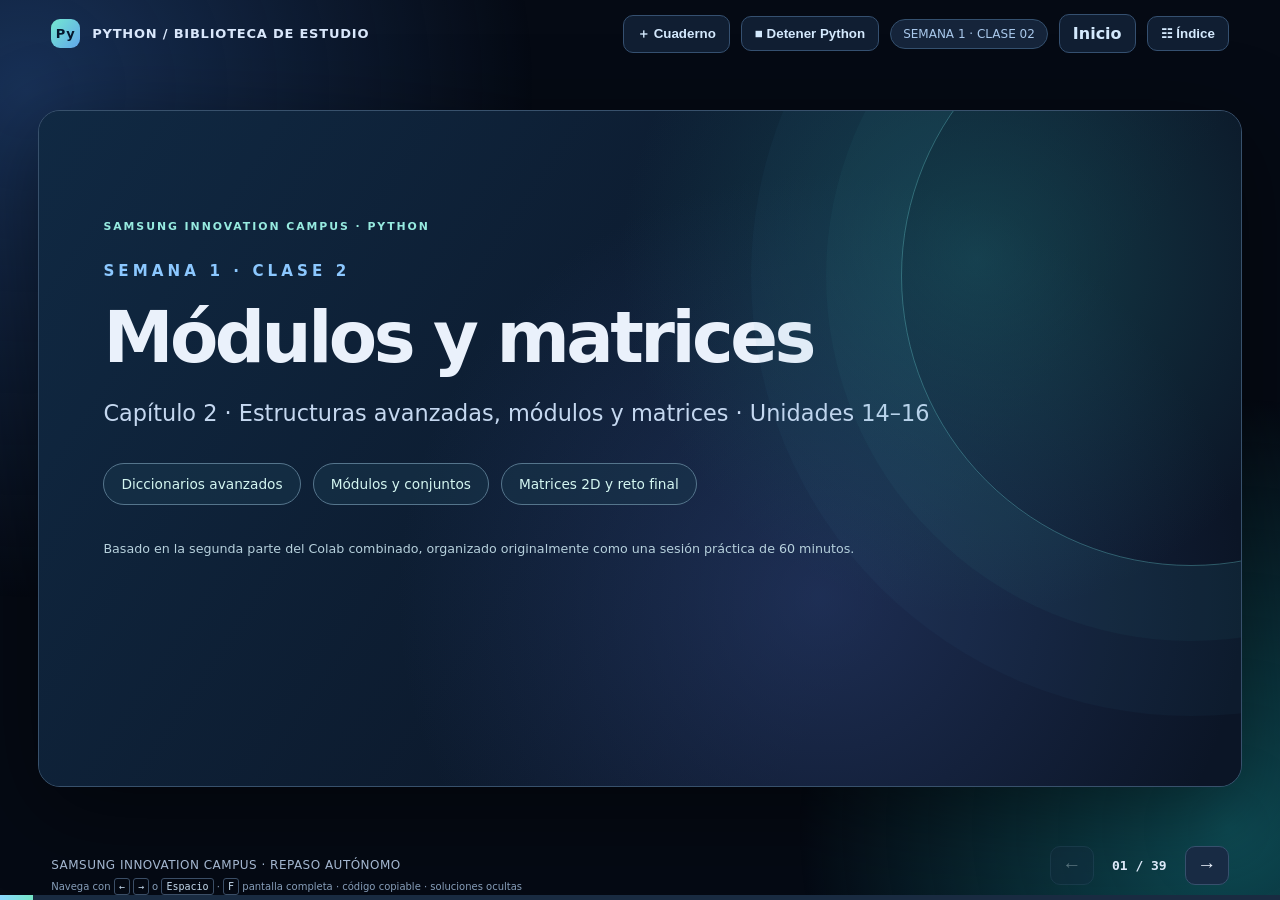
<file: clase_2.html>
<!doctype html><html lang="es"><head><meta charset="utf-8"><meta name="viewport" content="width=device-width,initial-scale=1"><title>Clase 2 | Python · Samsung Innovation Campus</title><meta name="description" content="Guía de estudio de Python basada en los Colab de Samsung Innovation Campus. Diapositivas, código y autoevaluación, funciona sin conexión."><style>pre { line-height: 125%; }
td.linenos .normal { color: #6e7681; background-color: #0d1117; padding-left: 5px; padding-right: 5px; }
span.linenos { color: #6e7681; background-color: #0d1117; padding-left: 5px; padding-right: 5px; }
td.linenos .special { color: #e6edf3; background-color: #6e7681; padding-left: 5px; padding-right: 5px; }
span.linenos.special { color: #e6edf3; background-color: #6e7681; padding-left: 5px; padding-right: 5px; }
.highlight .hll { background-color: #6e7681 }
.highlight { background: #0d1117; color: #E6EDF3 }
.highlight .c { color: #8B949E; font-style: italic } /* Comment */
.highlight .err { color: #F85149 } /* Error */
.highlight .esc { color: #E6EDF3 } /* Escape */
.highlight .g { color: #E6EDF3 } /* Generic */
.highlight .k { color: #FF7B72 } /* Keyword */
.highlight .l { color: #A5D6FF } /* Literal */
.highlight .n { color: #E6EDF3 } /* Name */
.highlight .o { color: #FF7B72; font-weight: bold } /* Operator */
.highlight .x { color: #E6EDF3 } /* Other */
.highlight .p { color: #E6EDF3 } /* Punctuation */
.highlight .ch { color: #8B949E; font-style: italic } /* Comment.Hashbang */
.highlight .cm { color: #8B949E; font-style: italic } /* Comment.Multiline */
.highlight .cp { color: #8B949E; font-weight: bold; font-style: italic } /* Comment.Preproc */
.highlight .cpf { color: #8B949E; font-style: italic } /* Comment.PreprocFile */
.highlight .c1 { color: #8B949E; font-style: italic } /* Comment.Single */
.highlight .cs { color: #8B949E; font-weight: bold; font-style: italic } /* Comment.Special */
.highlight .gd { color: #FFA198; background-color: #490202 } /* Generic.Deleted */
.highlight .ge { color: #E6EDF3; font-style: italic } /* Generic.Emph */
.highlight .ges { color: #E6EDF3; font-weight: bold; font-style: italic } /* Generic.EmphStrong */
.highlight .gr { color: #FFA198 } /* Generic.Error */
.highlight .gh { color: #79C0FF; font-weight: bold } /* Generic.Heading */
.highlight .gi { color: #56D364; background-color: #0F5323 } /* Generic.Inserted */
.highlight .go { color: #8B949E } /* Generic.Output */
.highlight .gp { color: #8B949E } /* Generic.Prompt */
.highlight .gs { color: #E6EDF3; font-weight: bold } /* Generic.Strong */
.highlight .gu { color: #79C0FF } /* Generic.Subheading */
.highlight .gt { color: #FF7B72 } /* Generic.Traceback */
.highlight .g-Underline { color: #E6EDF3; text-decoration: underline } /* Generic.Underline */
.highlight .kc { color: #79C0FF } /* Keyword.Constant */
.highlight .kd { color: #FF7B72 } /* Keyword.Declaration */
.highlight .kn { color: #FF7B72 } /* Keyword.Namespace */
.highlight .kp { color: #79C0FF } /* Keyword.Pseudo */
.highlight .kr { color: #FF7B72 } /* Keyword.Reserved */
.highlight .kt { color: #FF7B72 } /* Keyword.Type */
.highlight .ld { color: #79C0FF } /* Literal.Date */
.highlight .m { color: #A5D6FF } /* Literal.Number */
.highlight .s { color: #A5D6FF } /* Literal.String */
.highlight .na { color: #E6EDF3 } /* Name.Attribute */
.highlight .nb { color: #E6EDF3 } /* Name.Builtin */
.highlight .nc { color: #F0883E; font-weight: bold } /* Name.Class */
.highlight .no { color: #79C0FF; font-weight: bold } /* Name.Constant */
.highlight .nd { color: #D2A8FF; font-weight: bold } /* Name.Decorator */
.highlight .ni { color: #FFA657 } /* Name.Entity */
.highlight .ne { color: #F0883E; font-weight: bold } /* Name.Exception */
.highlight .nf { color: #D2A8FF; font-weight: bold } /* Name.Function */
.highlight .nl { color: #79C0FF; font-weight: bold } /* Name.Label */
.highlight .nn { color: #FF7B72 } /* Name.Namespace */
.highlight .nx { color: #E6EDF3 } /* Name.Other */
.highlight .py { color: #79C0FF } /* Name.Property */
.highlight .nt { color: #7EE787 } /* Name.Tag */
.highlight .nv { color: #79C0FF } /* Name.Variable */
.highlight .ow { color: #FF7B72; font-weight: bold } /* Operator.Word */
.highlight .pm { color: #E6EDF3 } /* Punctuation.Marker */
.highlight .w { color: #6E7681 } /* Text.Whitespace */
.highlight .mb { color: #A5D6FF } /* Literal.Number.Bin */
.highlight .mf { color: #A5D6FF } /* Literal.Number.Float */
.highlight .mh { color: #A5D6FF } /* Literal.Number.Hex */
.highlight .mi { color: #A5D6FF } /* Literal.Number.Integer */
.highlight .mo { color: #A5D6FF } /* Literal.Number.Oct */
.highlight .sa { color: #79C0FF } /* Literal.String.Affix */
.highlight .sb { color: #A5D6FF } /* Literal.String.Backtick */
.highlight .sc { color: #A5D6FF } /* Literal.String.Char */
.highlight .dl { color: #79C0FF } /* Literal.String.Delimiter */
.highlight .sd { color: #A5D6FF } /* Literal.String.Doc */
.highlight .s2 { color: #A5D6FF } /* Literal.String.Double */
.highlight .se { color: #79C0FF } /* Literal.String.Escape */
.highlight .sh { color: #79C0FF } /* Literal.String.Heredoc */
.highlight .si { color: #A5D6FF } /* Literal.String.Interpol */
.highlight .sx { color: #A5D6FF } /* Literal.String.Other */
.highlight .sr { color: #79C0FF } /* Literal.String.Regex */
.highlight .s1 { color: #A5D6FF } /* Literal.String.Single */
.highlight .ss { color: #A5D6FF } /* Literal.String.Symbol */
.highlight .bp { color: #E6EDF3 } /* Name.Builtin.Pseudo */
.highlight .fm { color: #D2A8FF; font-weight: bold } /* Name.Function.Magic */
.highlight .vc { color: #79C0FF } /* Name.Variable.Class */
.highlight .vg { color: #79C0FF } /* Name.Variable.Global */
.highlight .vi { color: #79C0FF } /* Name.Variable.Instance */
.highlight .vm { color: #79C0FF } /* Name.Variable.Magic */
.highlight .il { color: #A5D6FF } /* Literal.Number.Integer.Long */

:root{color-scheme:dark;--bg:#080e1a;--panel:#111c30;--text:#eaf1fb;--muted:#9db0cd;--border:#293c58;--mint:#75ead0;--sky:#8ac9ff;--amber:#ffdd9a;--code:#0a1120;--shadow:0 24px 90px #0007}
*{box-sizing:border-box}html,body{height:100%;margin:0}body{background:#050a14;color:var(--text);font-family:Inter,ui-sans-serif,system-ui,-apple-system,"Segoe UI",sans-serif;-webkit-font-smoothing:antialiased;overflow:hidden}
body::before{content:"";position:fixed;inset:0;background:radial-gradient(circle at 2% 10%,#183157 0%,transparent 34%),radial-gradient(circle at 96% 92%,#0e4b54 0%,transparent 29%);pointer-events:none}
nav.top{height:67px;display:flex;align-items:center;justify-content:space-between;gap:16px;padding:0 clamp(20px,4vw,65px);position:relative;z-index:10}
.brand{display:flex;align-items:center;gap:12px;color:#d9e7fb;font-size:13px;font-weight:700;letter-spacing:.06em}.brand-mark{width:29px;height:29px;border-radius:9px;background:linear-gradient(130deg,#74e9d1,#61a6eb);display:grid;place-items:center;color:#05162d;font-weight:900}.nav-right{display:flex;align-items:center;gap:11px}.nav-pill{font-size:12px;padding:7px 12px;background:#15243a;border:1px solid #34506e;border-radius:20px;color:#a9c8eb}.nav-btn{border:1px solid #355070;background:#101e32;color:#d4e9fd;border-radius:10px;padding:9px 13px;cursor:pointer;font-weight:650}.nav-btn:hover{background:#213954}
.deck-wrap{height:calc(100vh - 137px);width:100%;padding:0 clamp(14px,3vw,54px);display:grid;place-items:center}.deck{aspect-ratio:16/9;width:min(100%,calc((100vh - 153px)*16/9),1520px);max-height:100%;border:1px solid #38516c;border-radius:22px;box-shadow:var(--shadow);position:relative;overflow:hidden;background:linear-gradient(130deg,#162741,#0c1728 65%,#0e1e30)}.deck::before{content:"";position:absolute;inset:0;background:radial-gradient(circle at 85% 13%,#34588055,transparent 37%),radial-gradient(circle at 2% 98%,#1c655c27,transparent 38%);pointer-events:none}
.slide{display:none;position:absolute;inset:0;padding:clamp(30px,4.3vw,66px) clamp(36px,5vw,76px);overflow:auto;scrollbar-width:thin;scrollbar-color:#365574 transparent}.slide.active{display:block}.slide h2{font-size:clamp(26px,2.9vw,45px);line-height:1.12;margin:8px 0 13px;letter-spacing:-.037em;font-weight:830;max-width:93%}.slide h1{font-size:clamp(36px,5.3vw,85px);line-height:1.08;letter-spacing:-.05em;margin:0 0 24px}.overline{font-size:clamp(10px,.85vw,13px);color:var(--sky);letter-spacing:.18em;font-weight:770}.overline-dot{padding:0 9px;color:var(--mint)}.lead{max-width:1080px;color:#becfe4;font-size:clamp(15px,1.33vw,21px);line-height:1.55;margin:0 0 20px}.slide-grid{display:grid;grid-template-columns:minmax(0,.90fr) minmax(0,1.1fr);gap:17px;align-items:start}.slide-grid.no-code{grid-template-columns:1fr}.example-panel{min-width:0}.theory-panel{background:#17253ab9;border:1px solid #31445e;border-radius:16px;padding:22px 24px;min-width:0}.panel-kicker{color:#7dbce6;font-size:11px;font-weight:740;letter-spacing:.12em;margin-bottom:16px}.theory-panel ul{list-style:none;padding:0;margin:0;display:grid;gap:13px}.theory-panel li{font-size:clamp(13px,1.09vw,17px);line-height:1.45;color:#d5e4f5;position:relative;padding-left:18px}.theory-panel li::before{position:absolute;left:0;top:0;content:'•';color:var(--mint);font-weight:900}.theory-panel strong{color:#fff}code.inline{background:#293b54;color:#c2e9ff;padding:.06em .3em;border-radius:5px;font-size:.92em;font-family:ui-monospace,SFMono-Regular,Consolas,monospace;white-space:nowrap}.code-box{background:var(--code);border:1px solid #324964;border-radius:15px;min-width:0;overflow:hidden}.code-bar{height:38px;padding:0 14px;display:flex;gap:8px;align-items:center;background:#18263a;border-bottom:1px solid #324964;font-size:10px;font-weight:850;letter-spacing:.12em;color:#b4c8e2}.lang-dot{width:7px;height:7px;background:var(--mint);border-radius:50%}.copy-btn{margin-left:auto;background:#263c59;color:#d7ecff;border:0;border-radius:8px;padding:6px 10px;cursor:pointer;font-size:11px;letter-spacing:0}.copy-btn:hover{background:#38618b}.highlight{background:none !important}.highlight pre{font-family:ui-monospace,SFMono-Regular,Consolas,'Liberation Mono',monospace;font-size:clamp(12px,.99vw,15px);line-height:1.58;margin:0;padding:15px 17px;overflow-x:auto;white-space:pre;tab-size:4}.output-box{margin-top:10px;border:1px solid #2c4c57;border-radius:12px;background:#0d242c;overflow:hidden}.output-label{padding:10px 15px 0;color:#a0dccc;font-size:10px;letter-spacing:.13em;font-weight:800}.output-mark{font-size:15px;color:var(--mint)}.output-box pre{font:clamp(12px,.96vw,15px)/1.55 ui-monospace,SFMono-Regular,Consolas,monospace;padding:4px 15px 13px;margin:0;white-space:pre-wrap;color:#d7f5e8}.takeaway{margin-top:16px;border:1px solid #315d62;background:#163642ab;border-radius:12px;padding:13px 18px;display:grid;grid-template-columns:125px 1fr;gap:14px;align-items:center}.takeaway span{color:#8bdece;font-size:10px;letter-spacing:.1em;font-weight:850}.takeaway p{font-size:clamp(12px,1.04vw,15px);color:#dbf6ed;line-height:1.43;margin:0}.source-note{margin-top:10px;border-left:3px solid #d3a35d;background:#4d382239;padding:10px 14px;color:#f5d8aa;font-size:clamp(11px,.86vw,13px);line-height:1.42}.source-note span{font-size:10px;color:#ffdc99;font-weight:850;letter-spacing:.08em;margin-right:7px}.exercise-box{margin-top:22px;padding:25px 28px;border:1px solid #526da0;border-radius:17px;background:linear-gradient(120deg,#1b3152,#132438);max-width:990px}.exercise-tag{font-size:11px;font-weight:850;letter-spacing:.16em;color:#95cafd}.exercise-box p{font-size:clamp(17px,1.55vw,25px);line-height:1.56;color:#edf7ff;margin:15px 0 0}.solution-toggle{margin-top:22px;color:#051f25;background:var(--mint);border:0;border-radius:11px;padding:12px 19px;font-size:14px;font-weight:800;cursor:pointer}.solution-toggle span{padding-left:12px}.solution-content{margin-top:14px;max-width:960px}.solution-content[hidden]{display:none}.slide.chapter{background:radial-gradient(circle at 73% 54%,#23576988 0%,transparent 44%),linear-gradient(135deg,#173251,#0a1529 70%)}.chapter-content{position:relative;top:18%;max-width:1000px}.chapter-content .overline{color:var(--mint);margin-bottom:20px}.chapter-content h1{font-size:clamp(36px,5.1vw,72px)}.chapter-content p{font-size:clamp(17px,2vw,28px);color:#bed6eb}.chapter-art{position:absolute;inset:0;overflow:hidden}.arc{position:absolute;display:block;border:2px solid #74d4d044;border-radius:50%;width:630px;height:630px;right:-160px;top:1%}.arc-2{width:430px;height:430px;top:16%;right:-60px;border-color:#5d9bd644}.slide.cover{background:radial-gradient(circle at 78% 22%,#1d646d83,transparent 33%),radial-gradient(circle at 65% 72%,#3249857a,transparent 46%),linear-gradient(124deg,#102943,#0b1526 72%)}.cover .overline{margin-top:5%;color:#97ebe0}.hero-count{font-size:clamp(12px,1.18vw,18px);font-weight:800;color:#8cc8ff;margin:29px 0 20px;letter-spacing:.27em}.cover h1{max-width:1070px;font-size:clamp(39px,5.5vw,88px)}.hero-break{color:#75ead0}.hero-sub{font-size:clamp(16px,1.75vw,25px);color:#c5d8f0;max-width:930px}.hero-list{display:flex;gap:12px;flex-wrap:wrap;margin-top:37px}.hero-list span{padding:12px 17px;border:1px solid #55758c;background:#18364d8a;color:#d4f6f1;border-radius:28px;font-size:clamp(12px,1.07vw,16px)}.hero-foot{color:#b6d0dc;font-size:clamp(12px,.99vw,15px);line-height:1.5;margin-top:34px;max-width:850px}.hero-radial{position:absolute;width:580px;height:580px;border:1px solid #5cb4bb6e;border-radius:50%;right:-240px;top:-125px;box-shadow:0 0 0 75px #3ba5b60d,0 0 0 150px #3b8db60d}.slide-footer{height:70px;position:relative;z-index:5;display:flex;align-items:center;justify-content:space-between;gap:10px;padding:0 clamp(25px,4vw,65px);max-width:1650px;margin:auto}.slide-meta{color:#a4b7d0;font-size:12px;letter-spacing:.04em}.nav-bottom{display:flex;align-items:center;gap:11px}.nav-bottom button{background:#182b44;border:1px solid #37506d;color:#eaf2fc;width:44px;height:39px;border-radius:10px;font-size:19px;cursor:pointer}.nav-bottom button:hover{background:#274361}.nav-bottom button:disabled{opacity:.35;cursor:not-allowed}.slide-counter{font:700 13px ui-monospace,monospace;color:#dde9f9;min-width:69px;text-align:center}.progress-track{position:fixed;left:0;right:0;bottom:0;height:5px;background:#192b41;z-index:15}.progress-bar{width:0%;height:100%;background:linear-gradient(90deg,#8bd7ff,#76e7c7);transition:width .22s}.toc-backdrop{display:none;position:fixed;inset:0;background:#020913ba;z-index:19}.toc-backdrop.open{display:block}.toc{position:fixed;top:0;right:0;bottom:0;width:min(400px,90vw);background:#0e1b2d;border-left:1px solid #38516f;z-index:20;padding:27px 18px 35px;transform:translateX(105%);transition:transform .25s;overflow-y:auto}.toc.open{transform:translateX(0)}.toc h3{margin:3px 8px 19px;font-size:21px}.toc button.item{width:100%;border:0;background:transparent;color:#d3e3f4;text-align:left;padding:12px 13px;border-radius:9px;cursor:pointer;font-size:13px;line-height:1.4}.toc button.item:hover,.toc button.item.current{background:#24415d}.toc .num{color:#79cabf;font-family:ui-monospace,monospace;font-size:11px;margin-right:9px}.toc .close{float:right;background:#20364f;color:#fff;border:0;border-radius:8px;padding:8px 11px;cursor:pointer}.kbd{font-size:11px;color:#8dabc5}.presentation-help{position:fixed;bottom:8px;left:clamp(20px,4vw,65px);font-size:10px;color:#879eb9;z-index:10}.presentation-help kbd{color:#c5daed;border:1px solid #3b4e66;border-radius:3px;padding:2px 4px}
@media(max-width:980px){.deck-wrap{height:calc(100vh - 132px);padding:0 10px}.deck{width:100%;aspect-ratio:auto;height:100%;border-radius:16px}.slide{padding:25px 28px}.slide-grid{grid-template-columns:1fr}.slide h2{font-size:29px}.lead{font-size:16px}.theory-panel{padding:16px 17px}.theory-panel li{font-size:14px}.highlight pre{font-size:12px}.takeaway{grid-template-columns:1fr;gap:5px}.nav-pill{display:none}.cover h1{font-size:48px}.chapter-content{top:12%}.hero-list{margin-top:25px}.hero-count{margin-top:20px}}
@media(max-width:500px){nav.top{height:54px;padding:0 13px}.brand{font-size:11px;gap:8px}.nav-btn{padding:7px 10px}.deck-wrap{height:calc(100vh - 118px)}.slide{padding:22px 20px}.slide h2{font-size:26px}.lead{font-size:15px}.hero-count{margin:20px 0 10px}.cover h1{font-size:37px}.hero-sub{font-size:15px}.hero-list{gap:8px}.hero-list span{padding:8px 11px;font-size:11px}.hero-foot{font-size:12px}.slide-footer{height:60px;padding:0 15px}.slide-meta{font-size:10px}.presentation-help{display:none}}
@media print{body{overflow:visible;background:#fff}.top,.slide-footer,.progress-track,.presentation-help,.toc,.toc-backdrop{display:none !important}.deck-wrap{display:block;height:auto;padding:0}.deck{height:auto;max-height:none;width:100%;border:0;aspect-ratio:auto;box-shadow:none;overflow:visible;background:transparent}.slide{position:relative!important;display:block!important;width:100%;height:190mm;page-break-after:always;overflow:hidden;border-bottom:1px solid #333;border-radius:0}.slide:not(.cover):not(.chapter){background:#11203a!important}@page{size:landscape;margin:0}}
</style><link rel="stylesheet" href="assets/live-python.css"></head><body>
<nav class="top"><div class="brand"><div class="brand-mark">Py</div> PYTHON / BIBLIOTECA DE ESTUDIO</div><div class="nav-right"><span class="nav-pill">SEMANA 1 · CLASE 02</span><a class="nav-btn" href="index.html#semana-1" style="text-decoration:none">Inicio</a><button id="toc-open" class="nav-btn">☷ Índice</button></div></nav>
<main class="deck-wrap"><div class="deck"><section class="slide cover" data-index="0" aria-label="Diapositiva 1: Módulos y matrices"><div class="hero-radial"></div><div class="overline">SAMSUNG INNOVATION CAMPUS · PYTHON</div><div class="hero-count">SEMANA 1 · CLASE 2</div><h1>Módulos y matrices</h1><p class="hero-sub">Capítulo 2 · Estructuras avanzadas, módulos y matrices · Unidades 14–16</p><div class="hero-list"><span>Diccionarios avanzados</span><span>Módulos y conjuntos</span><span>Matrices 2D y reto final</span></div><p class="hero-foot">Basado en la segunda parte del Colab combinado, organizado originalmente como una sesión práctica de 60 minutos.</p></section><section class="slide" data-index="1" aria-label="Diapositiva 2: Ruta original de la clase · 60 minutos"><div class="overline">INICIO <span class="overline-dot">●</span> GUÍA DE REPASO</div><h2>Ruta original de la clase · 60 minutos</h2><p class="lead">Seguimos los cinco bloques de la práctica.</p><div class="slide-grid no-code"><div class="theory-panel"><div class="panel-kicker">EN POCAS PALABRAS</div><ul><li>00–15 min: métodos de diccionarios.</li><li>15–25 min: <code class="inline">defaultdict</code>, <code class="inline">datetime</code> y <code class="inline">math</code>.</li><li>25–40 min: operaciones con conjuntos.</li><li>40–55 min: listas bidimensionales.</li><li>55–60 min: reto del buscador de tesoros.</li></ul></div></div><div class="takeaway"><span>◆ IDEA CLAVE</span><p>Esta secuencia reproduce los bloques del cuaderno de clase.</p></div></section><section class="slide chapter" data-index="2" aria-label="Diapositiva 3: 01 / Diccionarios avanzados"><div class="chapter-art"><span class="arc arc-1"></span><span class="arc arc-2"></span></div><div class="chapter-content"><div class="overline">SIGUIENTE BLOQUE</div><h1>01 / Diccionarios avanzados</h1><p>Manipular datos sin perder información.</p></div></section><section class="slide" data-index="3" aria-label="Diapositiva 4: `setdefault()` para inventarios"><div class="overline">DICCIONARIOS AVANZADOS <span class="overline-dot">●</span> GUÍA DE REPASO</div><h2><code class="inline">setdefault()</code> para inventarios</h2><p class="lead">En un inventario, puedes obtener una cantidad existente o crear un producto que todavía no aparece.</p><div class="slide-grid "><div class="theory-panel"><div class="panel-kicker">EN POCAS PALABRAS</div><ul><li>Si ya existe, conserva el stock actual.</li><li>Si falta, inserta el stock inicial que indiques.</li></ul></div><div class="example-panel"><div class="code-box"><div class="code-bar"><span class="lang-dot"></span><span>PYTHON</span><button class="copy-btn" aria-label="Copiar código">Copiar código</button></div><div class="highlight"><pre><span></span><span class="n">inventario</span> <span class="o">=</span> <span class="p">{</span><span class="s2">&quot;manzanas&quot;</span><span class="p">:</span> <span class="mi">10</span><span class="p">,</span> <span class="s2">&quot;peras&quot;</span><span class="p">:</span> <span class="mi">5</span><span class="p">}</span>
<span class="nb">print</span><span class="p">(</span><span class="n">inventario</span><span class="o">.</span><span class="n">setdefault</span><span class="p">(</span><span class="s2">&quot;manzanas&quot;</span><span class="p">,</span> <span class="mi">0</span><span class="p">))</span>
<span class="nb">print</span><span class="p">(</span><span class="n">inventario</span><span class="o">.</span><span class="n">setdefault</span><span class="p">(</span><span class="s2">&quot;naranjas&quot;</span><span class="p">,</span> <span class="mi">0</span><span class="p">))</span>
<span class="nb">print</span><span class="p">(</span><span class="n">inventario</span><span class="p">[</span><span class="s2">&quot;naranjas&quot;</span><span class="p">])</span>
</pre></div></div><div class="output-box"><div class="output-label"><span class="output-mark">↳</span> SALIDA ESPERADA</div><pre>10
0
0</pre></div></div></div><div class="takeaway"><span>◆ IDEA CLAVE</span><p>No confundas <code class="inline">setdefault</code> con <code class="inline">update</code>: uno solo crea si no existe; el otro también reemplaza.</p></div></section><section class="slide" data-index="4" aria-label="Diapositiva 5: `update()` para precios"><div class="overline">DICCIONARIOS AVANZADOS <span class="overline-dot">●</span> GUÍA DE REPASO</div><h2><code class="inline">update()</code> para precios</h2><p class="lead">Actualiza varias claves existentes y añade otras en una sola llamada.</p><div class="slide-grid "><div class="theory-panel"><div class="panel-kicker">EN POCAS PALABRAS</div><ul><li><code class="inline">cafe</code> y <code class="inline">pan</code> se actualizan.</li><li><code class="inline">jugo</code> se agrega porque es nuevo.</li><li><code class="inline">te</code> se conserva sin cambios.</li></ul></div><div class="example-panel"><div class="code-box"><div class="code-bar"><span class="lang-dot"></span><span>PYTHON</span><button class="copy-btn" aria-label="Copiar código">Copiar código</button></div><div class="highlight"><pre><span></span><span class="n">precios</span> <span class="o">=</span> <span class="p">{</span><span class="s2">&quot;cafe&quot;</span><span class="p">:</span> <span class="mf">3.50</span><span class="p">,</span> <span class="s2">&quot;te&quot;</span><span class="p">:</span> <span class="mf">2.00</span><span class="p">,</span> <span class="s2">&quot;pan&quot;</span><span class="p">:</span> <span class="mf">1.00</span><span class="p">}</span>
<span class="n">precios</span><span class="o">.</span><span class="n">update</span><span class="p">({</span><span class="s2">&quot;cafe&quot;</span><span class="p">:</span> <span class="mf">4.00</span><span class="p">,</span> <span class="s2">&quot;pan&quot;</span><span class="p">:</span> <span class="mf">1.20</span><span class="p">,</span> <span class="s2">&quot;jugo&quot;</span><span class="p">:</span> <span class="mf">3.00</span><span class="p">})</span>
<span class="nb">print</span><span class="p">(</span><span class="n">precios</span><span class="p">[</span><span class="s2">&quot;cafe&quot;</span><span class="p">])</span>
<span class="nb">print</span><span class="p">(</span><span class="n">precios</span><span class="p">[</span><span class="s2">&quot;jugo&quot;</span><span class="p">])</span>
</pre></div></div><div class="output-box"><div class="output-label"><span class="output-mark">↳</span> SALIDA ESPERADA</div><pre>4.0
3.0</pre></div></div></div><div class="takeaway"><span>◆ IDEA CLAVE</span><p>Este ejemplo corresponde al bloque de actualización de precios de la Clase 2.</p></div></section><section class="slide" data-index="5" aria-label="Diapositiva 6: `pop()` frente a `popitem()`"><div class="overline">DICCIONARIOS AVANZADOS <span class="overline-dot">●</span> GUÍA DE REPASO</div><h2><code class="inline">pop()</code> frente a <code class="inline">popitem()</code></h2><p class="lead">Ambos devuelven lo eliminado, pero seleccionan el elemento de forma diferente.</p><div class="slide-grid "><div class="theory-panel"><div class="panel-kicker">EN POCAS PALABRAS</div><ul><li><code class="inline">pop(&quot;rol&quot;)</code> quita la clave solicitada.</li><li><code class="inline">popitem()</code> quita el último par insertado (Python 3.7+).</li><li>En diccionario vacío, <code class="inline">popitem()</code> produce <code class="inline">KeyError</code>.</li></ul></div><div class="example-panel"><div class="code-box"><div class="code-bar"><span class="lang-dot"></span><span>PYTHON</span><button class="copy-btn" aria-label="Copiar código">Copiar código</button></div><div class="highlight"><pre><span></span><span class="n">usuario</span> <span class="o">=</span> <span class="p">{</span><span class="s2">&quot;id&quot;</span><span class="p">:</span> <span class="mi">1024</span><span class="p">,</span> <span class="s2">&quot;nombre&quot;</span><span class="p">:</span> <span class="s2">&quot;Sofía&quot;</span><span class="p">,</span> <span class="s2">&quot;rol&quot;</span><span class="p">:</span> <span class="s2">&quot;Editor&quot;</span><span class="p">,</span> <span class="s2">&quot;activo&quot;</span><span class="p">:</span> <span class="kc">True</span><span class="p">}</span>
<span class="nb">print</span><span class="p">(</span><span class="n">usuario</span><span class="o">.</span><span class="n">pop</span><span class="p">(</span><span class="s2">&quot;rol&quot;</span><span class="p">))</span>
<span class="nb">print</span><span class="p">(</span><span class="n">usuario</span><span class="o">.</span><span class="n">popitem</span><span class="p">())</span>
</pre></div></div><div class="output-box"><div class="output-label"><span class="output-mark">↳</span> SALIDA ESPERADA</div><pre>Editor
(&#x27;activo&#x27;, True)</pre></div></div></div><div class="takeaway"><span>◆ IDEA CLAVE</span><p>Recuerda que <code class="inline">popitem()</code> devuelve una tupla <code class="inline">(clave, valor)</code>.</p></div></section><section class="slide" data-index="6" aria-label="Diapositiva 7: ¿Cómo evitar errores al retirar claves?"><div class="overline">DICCIONARIOS AVANZADOS <span class="overline-dot">●</span> GUÍA DE REPASO</div><h2>¿Cómo evitar errores al retirar claves?</h2><p class="lead">Puedes dar a <code class="inline">pop()</code> un valor por defecto cuando no existe la clave.</p><div class="slide-grid "><div class="theory-panel"><div class="panel-kicker">EN POCAS PALABRAS</div><ul><li><code class="inline">pop(clave)</code> sin defecto lanza <code class="inline">KeyError</code> si falta.</li><li><code class="inline">pop(clave, defecto)</code> devuelve el defecto en ese caso.</li></ul></div><div class="example-panel"><div class="code-box"><div class="code-bar"><span class="lang-dot"></span><span>PYTHON</span><button class="copy-btn" aria-label="Copiar código">Copiar código</button></div><div class="highlight"><pre><span></span><span class="n">usuario</span> <span class="o">=</span> <span class="p">{</span><span class="s2">&quot;nombre&quot;</span><span class="p">:</span> <span class="s2">&quot;Sofía&quot;</span><span class="p">}</span>
<span class="n">rol</span> <span class="o">=</span> <span class="n">usuario</span><span class="o">.</span><span class="n">pop</span><span class="p">(</span><span class="s2">&quot;rol&quot;</span><span class="p">,</span> <span class="s2">&quot;Sin rol&quot;</span><span class="p">)</span>
<span class="nb">print</span><span class="p">(</span><span class="n">rol</span><span class="p">)</span>
<span class="nb">print</span><span class="p">(</span><span class="n">usuario</span><span class="p">)</span>
</pre></div></div><div class="output-box"><div class="output-label"><span class="output-mark">↳</span> SALIDA ESPERADA</div><pre>Sin rol
{&#x27;nombre&#x27;: &#x27;Sofía&#x27;}</pre></div></div></div><div class="takeaway"><span>◆ IDEA CLAVE</span><p>Este es un refuerzo útil de la idea de «eliminación segura» mencionada en el Colab.</p></div></section><section class="slide" data-index="7" aria-label="Diapositiva 8: Práctica 01 · Gestión de usuario"><div class="overline">DICCIONARIOS AVANZADOS <span class="overline-dot">●</span> GUÍA DE REPASO</div><h2>Práctica 01 · Gestión de usuario</h2><p class="lead">Comprueba si distingues actualizar, crear y eliminar.</p><div class="exercise-box"><div class="exercise-tag">✦ DESAFÍO · INTÉNTALO SIN MIRAR</div><p>En <code class="inline">u={&quot;nombre&quot;:&quot;Ana&quot;,&quot;visitas&quot;:2}</code> aumenta las visitas a 3, agrega <code class="inline">&quot;activo&quot;:True</code> solo si falta y elimina <code class="inline">&quot;edad&quot;</code> sin lanzar error.</p></div><button class="solution-toggle" aria-expanded="false">Mostrar solución <span>⌄</span></button><div class="solution-content" hidden><div class="code-box"><div class="code-bar"><span class="lang-dot"></span><span>PYTHON</span><button class="copy-btn" aria-label="Copiar código">Copiar código</button></div><div class="highlight"><pre><span></span><span class="n">u</span> <span class="o">=</span> <span class="p">{</span><span class="s2">&quot;nombre&quot;</span><span class="p">:</span> <span class="s2">&quot;Ana&quot;</span><span class="p">,</span> <span class="s2">&quot;visitas&quot;</span><span class="p">:</span> <span class="mi">2</span><span class="p">}</span>
<span class="n">u</span><span class="o">.</span><span class="n">update</span><span class="p">({</span><span class="s2">&quot;visitas&quot;</span><span class="p">:</span> <span class="mi">3</span><span class="p">})</span>
<span class="n">u</span><span class="o">.</span><span class="n">setdefault</span><span class="p">(</span><span class="s2">&quot;activo&quot;</span><span class="p">,</span> <span class="kc">True</span><span class="p">)</span>
<span class="n">u</span><span class="o">.</span><span class="n">pop</span><span class="p">(</span><span class="s2">&quot;edad&quot;</span><span class="p">,</span> <span class="kc">None</span><span class="p">)</span>
<span class="nb">print</span><span class="p">(</span><span class="n">u</span><span class="p">)</span>
</pre></div></div></div><div class="takeaway"><span>PISTA / IDEA CLAVE</span><p>Combina tres métodos del bloque sin utilizar un <code class="inline">if</code>.</p></div></section><section class="slide chapter" data-index="8" aria-label="Diapositiva 9: 02 / Módulos y defaultdict"><div class="chapter-art"><span class="arc arc-1"></span><span class="arc arc-2"></span></div><div class="chapter-content"><div class="overline">SIGUIENTE BLOQUE</div><h1>02 / Módulos y defaultdict</h1><p>Reutilizar herramientas que Python ya incluye.</p></div></section><section class="slide" data-index="9" aria-label="Diapositiva 10: ¿Qué es un módulo?"><div class="overline">MÓDULOS <span class="overline-dot">●</span> GUÍA DE REPASO</div><h2>¿Qué es un módulo?</h2><p class="lead">Un módulo es un archivo o biblioteca de Python que ofrece funciones, objetos y herramientas reutilizables.</p><div class="slide-grid "><div class="theory-panel"><div class="panel-kicker">EN POCAS PALABRAS</div><ul><li><code class="inline">import math</code> importa el módulo completo.</li><li><code class="inline">import math as m</code> crea un alias.</li><li><code class="inline">from collections import defaultdict</code> importa un objeto concreto.</li></ul></div><div class="example-panel"><div class="code-box"><div class="code-bar"><span class="lang-dot"></span><span>PYTHON</span><button class="copy-btn" aria-label="Copiar código">Copiar código</button></div><div class="highlight"><pre><span></span><span class="kn">import</span><span class="w"> </span><span class="nn">math</span><span class="w"> </span><span class="k">as</span><span class="w"> </span><span class="nn">m</span>
<span class="kn">from</span><span class="w"> </span><span class="nn">collections</span><span class="w"> </span><span class="kn">import</span> <span class="n">defaultdict</span>
<span class="nb">print</span><span class="p">(</span><span class="n">m</span><span class="o">.</span><span class="n">sqrt</span><span class="p">(</span><span class="mi">81</span><span class="p">))</span>
<span class="nb">print</span><span class="p">(</span><span class="nb">type</span><span class="p">(</span><span class="n">defaultdict</span><span class="p">(</span><span class="nb">int</span><span class="p">))</span><span class="o">.</span><span class="vm">__name__</span><span class="p">)</span>
</pre></div></div><div class="output-box"><div class="output-label"><span class="output-mark">↳</span> SALIDA ESPERADA</div><pre>9.0
defaultdict</pre></div></div></div><div class="takeaway"><span>◆ IDEA CLAVE</span><p><code class="inline">as</code> no cambia el módulo: solo te permite escribir un nombre más corto.</p></div></section><section class="slide" data-index="10" aria-label="Diapositiva 11: `defaultdict(int)` · Contar letras"><div class="overline">MÓDULOS <span class="overline-dot">●</span> GUÍA DE REPASO</div><h2><code class="inline">defaultdict(int)</code> · Contar letras</h2><p class="lead"><code class="inline">defaultdict</code> crea automáticamente el valor inicial cuando accedes a una clave inexistente.</p><div class="slide-grid "><div class="theory-panel"><div class="panel-kicker">EN POCAS PALABRAS</div><ul><li>Con <code class="inline">int</code>, el valor inicial es 0.</li><li>Puedes incrementar <code class="inline">conteo[letra]</code> sin comprobar antes si existe.</li></ul></div><div class="example-panel"><div class="code-box"><div class="code-bar"><span class="lang-dot"></span><span>PYTHON</span><button class="copy-btn" aria-label="Copiar código">Copiar código</button></div><div class="highlight"><pre><span></span><span class="kn">from</span><span class="w"> </span><span class="nn">collections</span><span class="w"> </span><span class="kn">import</span> <span class="n">defaultdict</span>
<span class="n">conteo</span> <span class="o">=</span> <span class="n">defaultdict</span><span class="p">(</span><span class="nb">int</span><span class="p">)</span>
<span class="k">for</span> <span class="n">letra</span> <span class="ow">in</span> <span class="s2">&quot;Banana&quot;</span><span class="p">:</span>
    <span class="n">conteo</span><span class="p">[</span><span class="n">letra</span><span class="p">]</span> <span class="o">+=</span> <span class="mi">1</span>
<span class="nb">print</span><span class="p">(</span><span class="nb">dict</span><span class="p">(</span><span class="n">conteo</span><span class="p">))</span>
</pre></div></div><div class="output-box"><div class="output-label"><span class="output-mark">↳</span> SALIDA ESPERADA</div><pre>{&#x27;B&#x27;: 1, &#x27;a&#x27;: 3, &#x27;n&#x27;: 2}</pre></div></div></div><div class="source-note"><span>↪ ACLARACIÓN DEL COLAB</span> El Colab comenta una salida con <code class="inline">b</code> minúscula para el texto «Banana». Python distingue mayúsculas: la clave correcta es <code class="inline">B</code>.</div></section><section class="slide" data-index="11" aria-label="Diapositiva 12: `defaultdict(list)` · Agrupar frutas"><div class="overline">MÓDULOS <span class="overline-dot">●</span> GUÍA DE REPASO</div><h2><code class="inline">defaultdict(list)</code> · Agrupar frutas</h2><p class="lead">Con <code class="inline">list</code>, cada clave nueva recibe una lista vacía que puedes llenar.</p><div class="slide-grid "><div class="theory-panel"><div class="panel-kicker">EN POCAS PALABRAS</div><ul><li>Un patrón útil para agrupar registros por categoría.</li><li>Se combina con <code class="inline">.append()</code> del tema de listas.</li></ul></div><div class="example-panel"><div class="code-box"><div class="code-bar"><span class="lang-dot"></span><span>PYTHON</span><button class="copy-btn" aria-label="Copiar código">Copiar código</button></div><div class="highlight"><pre><span></span><span class="kn">from</span><span class="w"> </span><span class="nn">collections</span><span class="w"> </span><span class="kn">import</span> <span class="n">defaultdict</span>
<span class="n">pares</span> <span class="o">=</span> <span class="p">[(</span><span class="s2">&quot;rojo&quot;</span><span class="p">,</span> <span class="s2">&quot;manzana&quot;</span><span class="p">),</span> <span class="p">(</span><span class="s2">&quot;amarillo&quot;</span><span class="p">,</span> <span class="s2">&quot;plátano&quot;</span><span class="p">),</span>
         <span class="p">(</span><span class="s2">&quot;rojo&quot;</span><span class="p">,</span> <span class="s2">&quot;fresa&quot;</span><span class="p">)]</span>
<span class="n">agrupados</span> <span class="o">=</span> <span class="n">defaultdict</span><span class="p">(</span><span class="nb">list</span><span class="p">)</span>
<span class="k">for</span> <span class="n">color</span><span class="p">,</span> <span class="n">fruta</span> <span class="ow">in</span> <span class="n">pares</span><span class="p">:</span>
    <span class="n">agrupados</span><span class="p">[</span><span class="n">color</span><span class="p">]</span><span class="o">.</span><span class="n">append</span><span class="p">(</span><span class="n">fruta</span><span class="p">)</span>
<span class="nb">print</span><span class="p">(</span><span class="nb">dict</span><span class="p">(</span><span class="n">agrupados</span><span class="p">))</span>
</pre></div></div><div class="output-box"><div class="output-label"><span class="output-mark">↳</span> SALIDA ESPERADA</div><pre>{&#x27;rojo&#x27;: [&#x27;manzana&#x27;, &#x27;fresa&#x27;], &#x27;amarillo&#x27;: [&#x27;plátano&#x27;]}</pre></div></div></div><div class="takeaway"><span>◆ IDEA CLAVE</span><p>La elección <code class="inline">int</code> o <code class="inline">list</code> determina qué dato se crea automáticamente.</p></div></section><section class="slide" data-index="12" aria-label="Diapositiva 13: `datetime` · Fechas y diferencias"><div class="overline">MÓDULOS <span class="overline-dot">●</span> GUÍA DE REPASO</div><h2><code class="inline">datetime</code> · Fechas y diferencias</h2><p class="lead">El módulo <code class="inline">datetime</code> permite crear fechas y restarlas para calcular intervalos.</p><div class="slide-grid "><div class="theory-panel"><div class="panel-kicker">EN POCAS PALABRAS</div><ul><li><code class="inline">date(año, mes, día)</code> representa una fecha.</li><li><code class="inline">date.today()</code> usa la fecha de ejecución.</li><li>La resta de dos fechas devuelve <code class="inline">timedelta</code>, que tiene <code class="inline">.days</code>.</li></ul></div><div class="example-panel"><div class="code-box"><div class="code-bar"><span class="lang-dot"></span><span>PYTHON</span><button class="copy-btn" aria-label="Copiar código">Copiar código</button></div><div class="highlight"><pre><span></span><span class="kn">import</span><span class="w"> </span><span class="nn">datetime</span><span class="w"> </span><span class="k">as</span><span class="w"> </span><span class="nn">dt</span>
<span class="n">inicio</span> <span class="o">=</span> <span class="n">dt</span><span class="o">.</span><span class="n">date</span><span class="p">(</span><span class="mi">2026</span><span class="p">,</span> <span class="mi">1</span><span class="p">,</span> <span class="mi">1</span><span class="p">)</span>
<span class="n">fin</span> <span class="o">=</span> <span class="n">dt</span><span class="o">.</span><span class="n">date</span><span class="p">(</span><span class="mi">2026</span><span class="p">,</span> <span class="mi">1</span><span class="p">,</span> <span class="mi">11</span><span class="p">)</span>
<span class="nb">print</span><span class="p">((</span><span class="n">fin</span> <span class="o">-</span> <span class="n">inicio</span><span class="p">)</span><span class="o">.</span><span class="n">days</span><span class="p">)</span>
</pre></div></div><div class="output-box"><div class="output-label"><span class="output-mark">↳</span> SALIDA ESPERADA</div><pre>10</pre></div></div></div><div class="takeaway"><span>◆ IDEA CLAVE</span><p>En el Colab calculan los días desde una fecha de nacimiento; la respuesta cambia cada día.</p></div></section><section class="slide" data-index="13" aria-label="Diapositiva 14: `math.hypot()` · Pitágoras"><div class="overline">MÓDULOS <span class="overline-dot">●</span> GUÍA DE REPASO</div><h2><code class="inline">math.hypot()</code> · Pitágoras</h2><p class="lead">Calcula la longitud de la hipotenusa a partir de los dos catetos.</p><div class="slide-grid "><div class="theory-panel"><div class="panel-kicker">EN POCAS PALABRAS</div><ul><li>Para un triángulo rectángulo: <code class="inline">c = √(a²+b²)</code>.</li><li>Con catetos 3 y 4, la hipotenusa mide 5.</li></ul></div><div class="example-panel"><div class="code-box"><div class="code-bar"><span class="lang-dot"></span><span>PYTHON</span><button class="copy-btn" aria-label="Copiar código">Copiar código</button></div><div class="highlight"><pre><span></span><span class="kn">import</span><span class="w"> </span><span class="nn">math</span><span class="w"> </span><span class="k">as</span><span class="w"> </span><span class="nn">m</span>
<span class="n">cateto_a</span> <span class="o">=</span> <span class="mi">3</span>
<span class="n">cateto_b</span> <span class="o">=</span> <span class="mi">4</span>
<span class="nb">print</span><span class="p">(</span><span class="n">m</span><span class="o">.</span><span class="n">hypot</span><span class="p">(</span><span class="n">cateto_a</span><span class="p">,</span> <span class="n">cateto_b</span><span class="p">))</span>
</pre></div></div><div class="output-box"><div class="output-label"><span class="output-mark">↳</span> SALIDA ESPERADA</div><pre>5.0</pre></div></div></div><div class="takeaway"><span>◆ IDEA CLAVE</span><p><code class="inline">math.hypot()</code> te evita escribir manualmente el cálculo de la raíz.</p></div></section><section class="slide" data-index="14" aria-label="Diapositiva 15: `ceil`, `floor` y `pow`"><div class="overline">MÓDULOS <span class="overline-dot">●</span> GUÍA DE REPASO</div><h2><code class="inline">ceil</code>, <code class="inline">floor</code> y <code class="inline">pow</code></h2><p class="lead">Funciones matemáticas del módulo <code class="inline">math</code> que aparecen en clase.</p><div class="slide-grid "><div class="theory-panel"><div class="panel-kicker">EN POCAS PALABRAS</div><ul><li><code class="inline">ceil(7.01)</code> redondea hacia arriba al entero siguiente.</li><li><code class="inline">floor(7.01)</code> redondea hacia abajo.</li><li><code class="inline">math.pow(2, 3)</code> calcula la potencia como <code class="inline">float</code>.</li></ul></div><div class="example-panel"><div class="code-box"><div class="code-bar"><span class="lang-dot"></span><span>PYTHON</span><button class="copy-btn" aria-label="Copiar código">Copiar código</button></div><div class="highlight"><pre><span></span><span class="kn">import</span><span class="w"> </span><span class="nn">math</span><span class="w"> </span><span class="k">as</span><span class="w"> </span><span class="nn">m</span>
<span class="nb">print</span><span class="p">(</span><span class="n">m</span><span class="o">.</span><span class="n">ceil</span><span class="p">(</span><span class="mf">7.01</span><span class="p">))</span>
<span class="nb">print</span><span class="p">(</span><span class="n">m</span><span class="o">.</span><span class="n">floor</span><span class="p">(</span><span class="mf">7.01</span><span class="p">))</span>
<span class="nb">print</span><span class="p">(</span><span class="n">m</span><span class="o">.</span><span class="n">pow</span><span class="p">(</span><span class="mi">2</span><span class="p">,</span> <span class="mi">3</span><span class="p">))</span>
</pre></div></div><div class="output-box"><div class="output-label"><span class="output-mark">↳</span> SALIDA ESPERADA</div><pre>8
7
8.0</pre></div></div></div><div class="takeaway"><span>◆ IDEA CLAVE</span><p><code class="inline">math.floor</code> y <code class="inline">//</code> están relacionados con redondear hacia abajo, pero no son la misma operación.</p></div></section><section class="slide" data-index="15" aria-label="Diapositiva 16: Práctica 02 · Conteo automático"><div class="overline">MÓDULOS <span class="overline-dot">●</span> GUÍA DE REPASO</div><h2>Práctica 02 · Conteo automático</h2><p class="lead">Cambia el texto de entrada y predice el resultado.</p><div class="exercise-box"><div class="exercise-tag">✦ DESAFÍO · INTÉNTALO SIN MIRAR</div><p>Usa <code class="inline">defaultdict(int)</code> para contar las letras del texto <code class="inline">&quot;coco&quot;</code>. ¿Cuánto valen las claves <code class="inline">c</code> y <code class="inline">o</code>?</p></div><button class="solution-toggle" aria-expanded="false">Mostrar solución <span>⌄</span></button><div class="solution-content" hidden><div class="code-box"><div class="code-bar"><span class="lang-dot"></span><span>PYTHON</span><button class="copy-btn" aria-label="Copiar código">Copiar código</button></div><div class="highlight"><pre><span></span><span class="kn">from</span><span class="w"> </span><span class="nn">collections</span><span class="w"> </span><span class="kn">import</span> <span class="n">defaultdict</span>
<span class="n">conteo</span> <span class="o">=</span> <span class="n">defaultdict</span><span class="p">(</span><span class="nb">int</span><span class="p">)</span>
<span class="k">for</span> <span class="n">letra</span> <span class="ow">in</span> <span class="s2">&quot;coco&quot;</span><span class="p">:</span>
    <span class="n">conteo</span><span class="p">[</span><span class="n">letra</span><span class="p">]</span> <span class="o">+=</span> <span class="mi">1</span>
<span class="nb">print</span><span class="p">(</span><span class="nb">dict</span><span class="p">(</span><span class="n">conteo</span><span class="p">))</span>  <span class="c1"># {&#39;c&#39;: 2, &#39;o&#39;: 2}</span>
</pre></div></div></div><div class="takeaway"><span>PISTA / IDEA CLAVE</span><p>La clave nueva inicia en 0 y luego se incrementa.</p></div></section><section class="slide chapter" data-index="16" aria-label="Diapositiva 17: 03 / Conjuntos en acción"><div class="chapter-art"><span class="arc arc-1"></span><span class="arc arc-2"></span></div><div class="chapter-content"><div class="overline">SIGUIENTE BLOQUE</div><h1>03 / Conjuntos en acción</h1><p>Comparar grupos y deduplicar información.</p></div></section><section class="slide" data-index="17" aria-label="Diapositiva 18: De una lista repetida a participantes únicos"><div class="overline">CONJUNTOS <span class="overline-dot">●</span> GUÍA DE REPASO</div><h2>De una lista repetida a participantes únicos</h2><p class="lead">Los conjuntos guardan una sola aparición de cada valor.</p><div class="slide-grid "><div class="theory-panel"><div class="panel-kicker">EN POCAS PALABRAS</div><ul><li>En el Colab se limpian listas de asistentes.</li><li>No uses índices numéricos ni des por hecho el orden de impresión.</li></ul></div><div class="example-panel"><div class="code-box"><div class="code-bar"><span class="lang-dot"></span><span>PYTHON</span><button class="copy-btn" aria-label="Copiar código">Copiar código</button></div><div class="highlight"><pre><span></span><span class="n">asistentes</span> <span class="o">=</span> <span class="p">[</span><span class="s2">&quot;Ana&quot;</span><span class="p">,</span> <span class="s2">&quot;Carlos&quot;</span><span class="p">,</span> <span class="s2">&quot;Ana&quot;</span><span class="p">,</span> <span class="s2">&quot;Sofia&quot;</span><span class="p">,</span> <span class="s2">&quot;Carlos&quot;</span><span class="p">,</span> <span class="s2">&quot;David&quot;</span><span class="p">]</span>
<span class="n">unicos</span> <span class="o">=</span> <span class="nb">set</span><span class="p">(</span><span class="n">asistentes</span><span class="p">)</span>
<span class="nb">print</span><span class="p">(</span><span class="nb">len</span><span class="p">(</span><span class="n">asistentes</span><span class="p">))</span>
<span class="nb">print</span><span class="p">(</span><span class="nb">len</span><span class="p">(</span><span class="n">unicos</span><span class="p">))</span>
</pre></div></div><div class="output-box"><div class="output-label"><span class="output-mark">↳</span> SALIDA ESPERADA</div><pre>6
4</pre></div></div></div><div class="takeaway"><span>◆ IDEA CLAVE</span><p>La conversión no altera la lista original.</p></div></section><section class="slide" data-index="18" aria-label="Diapositiva 19: Unión `|` · Grupos de mañana y tarde"><div class="overline">CONJUNTOS <span class="overline-dot">●</span> GUÍA DE REPASO</div><h2>Unión <code class="inline">|</code> · Grupos de mañana y tarde</h2><p class="lead">Reúne alumnos inscritos en al menos uno de los dos grupos.</p><div class="slide-grid "><div class="theory-panel"><div class="panel-kicker">EN POCAS PALABRAS</div><ul><li>Evita duplicados como Sofía que aparece en ambos.</li><li><code class="inline">|</code> es equivalente a <code class="inline">.union()</code>.</li></ul></div><div class="example-panel"><div class="code-box"><div class="code-bar"><span class="lang-dot"></span><span>PYTHON</span><button class="copy-btn" aria-label="Copiar código">Copiar código</button></div><div class="highlight"><pre><span></span><span class="n">manana</span> <span class="o">=</span> <span class="p">{</span><span class="s2">&quot;Ana&quot;</span><span class="p">,</span> <span class="s2">&quot;Carlos&quot;</span><span class="p">,</span> <span class="s2">&quot;Sofia&quot;</span><span class="p">}</span>
<span class="n">tarde</span> <span class="o">=</span> <span class="p">{</span><span class="s2">&quot;Sofia&quot;</span><span class="p">,</span> <span class="s2">&quot;David&quot;</span><span class="p">,</span> <span class="s2">&quot;Elena&quot;</span><span class="p">}</span>
<span class="n">todos</span> <span class="o">=</span> <span class="n">manana</span> <span class="o">|</span> <span class="n">tarde</span>
<span class="nb">print</span><span class="p">(</span><span class="nb">len</span><span class="p">(</span><span class="n">todos</span><span class="p">))</span>
</pre></div></div><div class="output-box"><div class="output-label"><span class="output-mark">↳</span> SALIDA ESPERADA</div><pre>5</pre></div></div></div><div class="takeaway"><span>◆ IDEA CLAVE</span><p>La unión corresponde a una condición inclusiva: A o B (o ambos).</p></div></section><section class="slide" data-index="19" aria-label="Diapositiva 20: Intersección `&amp;` · Dos cursos"><div class="overline">CONJUNTOS <span class="overline-dot">●</span> GUÍA DE REPASO</div><h2>Intersección <code class="inline">&amp;</code> · Dos cursos</h2><p class="lead">Encuentra alumnos matriculados simultáneamente en Python e IA.</p><div class="slide-grid "><div class="theory-panel"><div class="panel-kicker">EN POCAS PALABRAS</div><ul><li><code class="inline">&amp;</code> selecciona solo lo que comparten.</li><li><code class="inline">.intersection()</code> obtiene el mismo resultado.</li></ul></div><div class="example-panel"><div class="code-box"><div class="code-bar"><span class="lang-dot"></span><span>PYTHON</span><button class="copy-btn" aria-label="Copiar código">Copiar código</button></div><div class="highlight"><pre><span></span><span class="n">python</span> <span class="o">=</span> <span class="p">{</span><span class="s2">&quot;Ana&quot;</span><span class="p">,</span> <span class="s2">&quot;Erick&quot;</span><span class="p">,</span> <span class="s2">&quot;David&quot;</span><span class="p">,</span> <span class="s2">&quot;Elena&quot;</span><span class="p">}</span>
<span class="n">ia</span> <span class="o">=</span> <span class="p">{</span><span class="s2">&quot;David&quot;</span><span class="p">,</span> <span class="s2">&quot;Elena&quot;</span><span class="p">,</span> <span class="s2">&quot;Jhoandry&quot;</span><span class="p">,</span> <span class="s2">&quot;Gabriela&quot;</span><span class="p">}</span>
<span class="nb">print</span><span class="p">((</span><span class="n">python</span> <span class="o">&amp;</span> <span class="n">ia</span><span class="p">)</span> <span class="o">==</span> <span class="p">{</span><span class="s2">&quot;David&quot;</span><span class="p">,</span> <span class="s2">&quot;Elena&quot;</span><span class="p">})</span>
</pre></div></div><div class="output-box"><div class="output-label"><span class="output-mark">↳</span> SALIDA ESPERADA</div><pre>True</pre></div></div></div><div class="takeaway"><span>◆ IDEA CLAVE</span><p>Este es el caso de estudiantes en ambos cursos del material original.</p></div></section><section class="slide" data-index="20" aria-label="Diapositiva 21: Diferencia `-` · Un equipo sin el otro"><div class="overline">CONJUNTOS <span class="overline-dot">●</span> GUÍA DE REPASO</div><h2>Diferencia <code class="inline">-</code> · Un equipo sin el otro</h2><p class="lead">Qué personas están en el grupo rojo, pero no en el azul.</p><div class="slide-grid "><div class="theory-panel"><div class="panel-kicker">EN POCAS PALABRAS</div><ul><li>La diferencia depende de cuál conjunto va primero.</li><li><code class="inline">A - B</code> no significa «los que son distintos en ambos».</li></ul></div><div class="example-panel"><div class="code-box"><div class="code-bar"><span class="lang-dot"></span><span>PYTHON</span><button class="copy-btn" aria-label="Copiar código">Copiar código</button></div><div class="highlight"><pre><span></span><span class="n">rojo</span> <span class="o">=</span> <span class="p">{</span><span class="s2">&quot;Ana&quot;</span><span class="p">,</span> <span class="s2">&quot;Carlos&quot;</span><span class="p">,</span> <span class="s2">&quot;Sofia&quot;</span><span class="p">}</span>
<span class="n">azul</span> <span class="o">=</span> <span class="p">{</span><span class="s2">&quot;Sofia&quot;</span><span class="p">,</span> <span class="s2">&quot;David&quot;</span><span class="p">,</span> <span class="s2">&quot;Elena&quot;</span><span class="p">}</span>
<span class="nb">print</span><span class="p">(</span><span class="n">rojo</span> <span class="o">-</span> <span class="n">azul</span> <span class="o">==</span> <span class="p">{</span><span class="s2">&quot;Ana&quot;</span><span class="p">,</span> <span class="s2">&quot;Carlos&quot;</span><span class="p">})</span>
</pre></div></div><div class="output-box"><div class="output-label"><span class="output-mark">↳</span> SALIDA ESPERADA</div><pre>True</pre></div></div></div><div class="takeaway"><span>◆ IDEA CLAVE</span><p>Para los exclusivos de AMBOS grupos necesitas diferencia simétrica.</p></div></section><section class="slide" data-index="21" aria-label="Diapositiva 22: Diferencia simétrica `^`"><div class="overline">CONJUNTOS <span class="overline-dot">●</span> GUÍA DE REPASO</div><h2>Diferencia simétrica <code class="inline">^</code></h2><p class="lead">Recoge los miembros que pertenecen a un conjunto o al otro, pero no a ambos.</p><div class="slide-grid "><div class="theory-panel"><div class="panel-kicker">EN POCAS PALABRAS</div><ul><li><code class="inline">A ^ B</code> elimina los elementos compartidos.</li><li>También se llama <code class="inline">.symmetric_difference()</code>.</li></ul></div><div class="example-panel"><div class="code-box"><div class="code-bar"><span class="lang-dot"></span><span>PYTHON</span><button class="copy-btn" aria-label="Copiar código">Copiar código</button></div><div class="highlight"><pre><span></span><span class="n">rojo</span> <span class="o">=</span> <span class="p">{</span><span class="s2">&quot;Ana&quot;</span><span class="p">,</span> <span class="s2">&quot;Carlos&quot;</span><span class="p">,</span> <span class="s2">&quot;Sofia&quot;</span><span class="p">}</span>
<span class="n">azul</span> <span class="o">=</span> <span class="p">{</span><span class="s2">&quot;Sofia&quot;</span><span class="p">,</span> <span class="s2">&quot;David&quot;</span><span class="p">,</span> <span class="s2">&quot;Elena&quot;</span><span class="p">}</span>
<span class="n">solo_un_grupo</span> <span class="o">=</span> <span class="n">rojo</span> <span class="o">^</span> <span class="n">azul</span>
<span class="nb">print</span><span class="p">(</span><span class="nb">len</span><span class="p">(</span><span class="n">solo_un_grupo</span><span class="p">))</span>
<span class="nb">print</span><span class="p">(</span><span class="s2">&quot;Sofia&quot;</span> <span class="ow">in</span> <span class="n">solo_un_grupo</span><span class="p">)</span>
</pre></div></div><div class="output-box"><div class="output-label"><span class="output-mark">↳</span> SALIDA ESPERADA</div><pre>4
False</pre></div></div></div><div class="takeaway"><span>◆ IDEA CLAVE</span><p>Diferencia <code class="inline">-</code>: solo A. Diferencia simétrica <code class="inline">^</code>: exclusivos de A y B.</p></div></section><section class="slide" data-index="22" aria-label="Diapositiva 23: Tabla mental · Operadores de conjuntos"><div class="overline">CONJUNTOS <span class="overline-dot">●</span> GUÍA DE REPASO</div><h2>Tabla mental · Operadores de conjuntos</h2><p class="lead">Asocia cada símbolo con una pregunta concreta.</p><div class="slide-grid "><div class="theory-panel"><div class="panel-kicker">EN POCAS PALABRAS</div><ul><li><code class="inline">A | B</code> → ¿quién está en alguno de los dos?</li><li><code class="inline">A &amp; B</code> → ¿quién aparece en ambos?</li><li><code class="inline">A - B</code> → ¿quién está solo en A?</li><li><code class="inline">A ^ B</code> → ¿quién aparece en uno de los dos pero no en ambos?</li></ul></div><div class="example-panel"><div class="code-box"><div class="code-bar"><span class="lang-dot"></span><span>PYTHON</span><button class="copy-btn" aria-label="Copiar código">Copiar código</button></div><div class="highlight"><pre><span></span><span class="n">A</span> <span class="o">=</span> <span class="p">{</span><span class="mi">1</span><span class="p">,</span> <span class="mi">2</span><span class="p">,</span> <span class="mi">3</span><span class="p">}</span>
<span class="n">B</span> <span class="o">=</span> <span class="p">{</span><span class="mi">3</span><span class="p">,</span> <span class="mi">4</span><span class="p">}</span>
<span class="nb">print</span><span class="p">(</span><span class="nb">len</span><span class="p">(</span><span class="n">A</span> <span class="o">|</span> <span class="n">B</span><span class="p">),</span> <span class="nb">len</span><span class="p">(</span><span class="n">A</span> <span class="o">&amp;</span> <span class="n">B</span><span class="p">),</span> <span class="nb">len</span><span class="p">(</span><span class="n">A</span> <span class="o">-</span> <span class="n">B</span><span class="p">),</span> <span class="nb">len</span><span class="p">(</span><span class="n">A</span> <span class="o">^</span> <span class="n">B</span><span class="p">))</span>
</pre></div></div><div class="output-box"><div class="output-label"><span class="output-mark">↳</span> SALIDA ESPERADA</div><pre>4 1 2 3</pre></div></div></div><div class="takeaway"><span>◆ IDEA CLAVE</span><p>La diferencia simétrica se añade explícitamente en la Clase 2.</p></div></section><section class="slide" data-index="23" aria-label="Diapositiva 24: Práctica 03 · Talleres"><div class="overline">CONJUNTOS <span class="overline-dot">●</span> GUÍA DE REPASO</div><h2>Práctica 03 · Talleres</h2><p class="lead">Resuelve una pregunta típica de inscripciones.</p><div class="exercise-box"><div class="exercise-tag">✦ DESAFÍO · INTÉNTALO SIN MIRAR</div><p><code class="inline">python={&quot;Ana&quot;,&quot;Pedro&quot;,&quot;Luis&quot;}</code> e <code class="inline">ia={&quot;Ana&quot;,&quot;Sara&quot;}</code>. ¿Qué operación da los alumnos exclusivos de un solo taller? ¿Cuántos son?</p></div><button class="solution-toggle" aria-expanded="false">Mostrar solución <span>⌄</span></button><div class="solution-content" hidden><div class="code-box"><div class="code-bar"><span class="lang-dot"></span><span>PYTHON</span><button class="copy-btn" aria-label="Copiar código">Copiar código</button></div><div class="highlight"><pre><span></span><span class="n">python</span> <span class="o">=</span> <span class="p">{</span><span class="s2">&quot;Ana&quot;</span><span class="p">,</span> <span class="s2">&quot;Pedro&quot;</span><span class="p">,</span> <span class="s2">&quot;Luis&quot;</span><span class="p">}</span>
<span class="n">ia</span> <span class="o">=</span> <span class="p">{</span><span class="s2">&quot;Ana&quot;</span><span class="p">,</span> <span class="s2">&quot;Sara&quot;</span><span class="p">}</span>
<span class="n">exclusivos</span> <span class="o">=</span> <span class="n">python</span> <span class="o">^</span> <span class="n">ia</span>
<span class="nb">print</span><span class="p">(</span><span class="nb">len</span><span class="p">(</span><span class="n">exclusivos</span><span class="p">))</span>  <span class="c1"># 3</span>
</pre></div></div></div><div class="takeaway"><span>PISTA / IDEA CLAVE</span><p>La intersección no sirve: elimina las personas que no se comparten.</p></div></section><section class="slide chapter" data-index="24" aria-label="Diapositiva 25: 04 / Matrices con listas"><div class="chapter-art"><span class="arc arc-1"></span><span class="arc arc-2"></span></div><div class="chapter-content"><div class="overline">SIGUIENTE BLOQUE</div><h1>04 / Matrices con listas</h1><p>Filas, columnas y dos niveles de índices.</p></div></section><section class="slide" data-index="25" aria-label="Diapositiva 26: Lista bidimensional: la idea"><div class="overline">MATRICES <span class="overline-dot">●</span> GUÍA DE REPASO</div><h2>Lista bidimensional: la idea</h2><p class="lead">Una matriz representada con listas es una lista cuyos elementos también son listas.</p><div class="slide-grid "><div class="theory-panel"><div class="panel-kicker">EN POCAS PALABRAS</div><ul><li>La lista exterior contiene filas.</li><li>Cada lista interior contiene las columnas de esa fila.</li><li>No es un tipo de dato nuevo: es una estructura anidada.</li></ul></div><div class="example-panel"><div class="code-box"><div class="code-bar"><span class="lang-dot"></span><span>PYTHON</span><button class="copy-btn" aria-label="Copiar código">Copiar código</button></div><div class="highlight"><pre><span></span><span class="n">matriz</span> <span class="o">=</span> <span class="p">[</span>
    <span class="p">[</span><span class="mi">1</span><span class="p">,</span> <span class="mi">2</span><span class="p">,</span> <span class="mi">3</span><span class="p">],</span>
    <span class="p">[</span><span class="mi">4</span><span class="p">,</span> <span class="mi">5</span><span class="p">,</span> <span class="mi">6</span><span class="p">],</span>
    <span class="p">[</span><span class="mi">7</span><span class="p">,</span> <span class="mi">8</span><span class="p">,</span> <span class="mi">9</span><span class="p">]</span>
<span class="p">]</span>
<span class="nb">print</span><span class="p">(</span><span class="nb">len</span><span class="p">(</span><span class="n">matriz</span><span class="p">))</span>
</pre></div></div><div class="output-box"><div class="output-label"><span class="output-mark">↳</span> SALIDA ESPERADA</div><pre>3</pre></div></div></div><div class="takeaway"><span>◆ IDEA CLAVE</span><p>El ejemplo 3×3 aparece en las celdas de listas bidimensionales.</p></div></section><section class="slide" data-index="26" aria-label="Diapositiva 27: `matriz[fila][columna]`"><div class="overline">MATRICES <span class="overline-dot">●</span> GUÍA DE REPASO</div><h2><code class="inline">matriz[fila][columna]</code></h2><p class="lead">Cada par de corchetes selecciona un nivel: primero la fila, luego la posición dentro de ella.</p><div class="slide-grid "><div class="theory-panel"><div class="panel-kicker">EN POCAS PALABRAS</div><ul><li><code class="inline">matriz[1]</code> es toda la segunda fila.</li><li><code class="inline">matriz[1][2]</code> es el tercer elemento de esa fila.</li><li>Los dos índices empiezan en cero.</li></ul></div><div class="example-panel"><div class="code-box"><div class="code-bar"><span class="lang-dot"></span><span>PYTHON</span><button class="copy-btn" aria-label="Copiar código">Copiar código</button></div><div class="highlight"><pre><span></span><span class="n">matriz</span> <span class="o">=</span> <span class="p">[[</span><span class="mi">10</span><span class="p">,</span> <span class="mi">20</span><span class="p">,</span> <span class="mi">30</span><span class="p">],</span> <span class="p">[</span><span class="mi">40</span><span class="p">,</span> <span class="mi">50</span><span class="p">,</span> <span class="mi">60</span><span class="p">],</span> <span class="p">[</span><span class="mi">70</span><span class="p">,</span> <span class="mi">80</span><span class="p">,</span> <span class="mi">90</span><span class="p">]]</span>
<span class="nb">print</span><span class="p">(</span><span class="n">matriz</span><span class="p">[</span><span class="mi">1</span><span class="p">])</span>
<span class="nb">print</span><span class="p">(</span><span class="n">matriz</span><span class="p">[</span><span class="mi">1</span><span class="p">][</span><span class="mi">2</span><span class="p">])</span>
</pre></div></div><div class="output-box"><div class="output-label"><span class="output-mark">↳</span> SALIDA ESPERADA</div><pre>[40, 50, 60]
60</pre></div></div></div><div class="takeaway"><span>◆ IDEA CLAVE</span><p>No confundas fila 1 con primera fila: en Python es la segunda.</p></div></section><section class="slide" data-index="27" aria-label="Diapositiva 28: `for` anidados · Recorrer cada celda"><div class="overline">MATRICES <span class="overline-dot">●</span> GUÍA DE REPASO</div><h2><code class="inline">for</code> anidados · Recorrer cada celda</h2><p class="lead">El bucle externo recorre las filas; el interno recorre los valores de la fila.</p><div class="slide-grid "><div class="theory-panel"><div class="panel-kicker">EN POCAS PALABRAS</div><ul><li>Cada iteración del <code class="inline">for</code> externo entrega una lista.</li><li>Cada iteración del interno entrega un elemento de esa lista.</li></ul></div><div class="example-panel"><div class="code-box"><div class="code-bar"><span class="lang-dot"></span><span>PYTHON</span><button class="copy-btn" aria-label="Copiar código">Copiar código</button></div><div class="highlight"><pre><span></span><span class="n">matriz</span> <span class="o">=</span> <span class="p">[[</span><span class="mi">1</span><span class="p">,</span> <span class="mi">2</span><span class="p">],</span> <span class="p">[</span><span class="mi">3</span><span class="p">,</span> <span class="mi">4</span><span class="p">]]</span>
<span class="k">for</span> <span class="n">fila</span> <span class="ow">in</span> <span class="n">matriz</span><span class="p">:</span>
    <span class="k">for</span> <span class="n">numero</span> <span class="ow">in</span> <span class="n">fila</span><span class="p">:</span>
        <span class="nb">print</span><span class="p">(</span><span class="n">numero</span><span class="p">,</span> <span class="n">end</span><span class="o">=</span><span class="s2">&quot; &quot;</span><span class="p">)</span>
    <span class="nb">print</span><span class="p">()</span>
</pre></div></div><div class="output-box"><div class="output-label"><span class="output-mark">↳</span> SALIDA ESPERADA</div><pre>1 2 
3 4 </pre></div></div></div><div class="takeaway"><span>◆ IDEA CLAVE</span><p>La última instrucción <code class="inline">print()</code> cambia de línea al finalizar una fila.</p></div></section><section class="slide" data-index="28" aria-label="Diapositiva 29: Modificar una celda"><div class="overline">MATRICES <span class="overline-dot">●</span> GUÍA DE REPASO</div><h2>Modificar una celda</h2><p class="lead">Una lista bidimensional puede modificarse usando ambos índices.</p><div class="slide-grid "><div class="theory-panel"><div class="panel-kicker">EN POCAS PALABRAS</div><ul><li><code class="inline">matriz[0][0] = 999</code> reemplaza la primera casilla.</li><li>El resto de la estructura no cambia.</li></ul></div><div class="example-panel"><div class="code-box"><div class="code-bar"><span class="lang-dot"></span><span>PYTHON</span><button class="copy-btn" aria-label="Copiar código">Copiar código</button></div><div class="highlight"><pre><span></span><span class="n">matriz</span> <span class="o">=</span> <span class="p">[[</span><span class="mi">10</span><span class="p">,</span> <span class="mi">20</span><span class="p">,</span> <span class="mi">30</span><span class="p">],</span> <span class="p">[</span><span class="mi">40</span><span class="p">,</span> <span class="mi">50</span><span class="p">,</span> <span class="mi">60</span><span class="p">]]</span>
<span class="n">matriz</span><span class="p">[</span><span class="mi">0</span><span class="p">][</span><span class="mi">0</span><span class="p">]</span> <span class="o">=</span> <span class="mi">999</span>
<span class="nb">print</span><span class="p">(</span><span class="n">matriz</span><span class="p">[</span><span class="mi">0</span><span class="p">])</span>
</pre></div></div><div class="output-box"><div class="output-label"><span class="output-mark">↳</span> SALIDA ESPERADA</div><pre>[999, 20, 30]</pre></div></div></div><div class="takeaway"><span>◆ IDEA CLAVE</span><p>Una matriz de listas puede tener filas de diferente longitud; no necesariamente es rectangular.</p></div></section><section class="slide" data-index="29" aria-label="Diapositiva 30: Tic-tac-toe · Un tablero como matriz"><div class="overline">MATRICES <span class="overline-dot">●</span> GUÍA DE REPASO</div><h2>Tic-tac-toe · Un tablero como matriz</h2><p class="lead">Una cuadrícula de juego también puede modelarse con listas anidadas.</p><div class="slide-grid "><div class="theory-panel"><div class="panel-kicker">EN POCAS PALABRAS</div><ul><li>Cada fila contiene tres casillas.</li><li><code class="inline">tablero[1][1]</code> marca la casilla central.</li><li>La segunda asignación a una casilla reemplaza la anterior.</li></ul></div><div class="example-panel"><div class="code-box"><div class="code-bar"><span class="lang-dot"></span><span>PYTHON</span><button class="copy-btn" aria-label="Copiar código">Copiar código</button></div><div class="highlight"><pre><span></span><span class="n">tablero</span> <span class="o">=</span> <span class="p">[[</span><span class="s2">&quot; &quot;</span><span class="p">,</span> <span class="s2">&quot; &quot;</span><span class="p">,</span> <span class="s2">&quot; &quot;</span><span class="p">],</span> <span class="p">[</span><span class="s2">&quot; &quot;</span><span class="p">,</span> <span class="s2">&quot; &quot;</span><span class="p">,</span> <span class="s2">&quot; &quot;</span><span class="p">],</span> <span class="p">[</span><span class="s2">&quot; &quot;</span><span class="p">,</span> <span class="s2">&quot; &quot;</span><span class="p">,</span> <span class="s2">&quot; &quot;</span><span class="p">]]</span>
<span class="n">tablero</span><span class="p">[</span><span class="mi">1</span><span class="p">][</span><span class="mi">1</span><span class="p">]</span> <span class="o">=</span> <span class="s2">&quot;X&quot;</span>
<span class="nb">print</span><span class="p">(</span><span class="n">tablero</span><span class="p">[</span><span class="mi">1</span><span class="p">])</span>
</pre></div></div><div class="output-box"><div class="output-label"><span class="output-mark">↳</span> SALIDA ESPERADA</div><pre>[&#x27; &#x27;, &#x27;X&#x27;, &#x27; &#x27;]</pre></div></div></div><div class="source-note"><span>↪ ACLARACIÓN DEL COLAB</span> En el Colab se indica en un comentario la posición (1, 0), pero el código modifica (1, 1). Además, otra demostración vuelve a escribir en la misma casilla.</div></section><section class="slide" data-index="30" aria-label="Diapositiva 31: Tic-tac-toe · ¿Qué pasa si sobrescribes?"><div class="overline">MATRICES <span class="overline-dot">●</span> GUÍA DE REPASO</div><h2>Tic-tac-toe · ¿Qué pasa si sobrescribes?</h2><p class="lead">Un valor nuevo asignado a una misma casilla reemplaza al anterior.</p><div class="slide-grid "><div class="theory-panel"><div class="panel-kicker">EN POCAS PALABRAS</div><ul><li>Una lista no recuerda el valor anterior de esa posición.</li><li>Para evitar jugadas ilegales habría que comprobar si la casilla está vacía (refuerzo).</li></ul></div><div class="example-panel"><div class="code-box"><div class="code-bar"><span class="lang-dot"></span><span>PYTHON</span><button class="copy-btn" aria-label="Copiar código">Copiar código</button></div><div class="highlight"><pre><span></span><span class="n">tablero</span> <span class="o">=</span> <span class="p">[[</span><span class="s2">&quot; &quot;</span><span class="p">,</span> <span class="s2">&quot; &quot;</span><span class="p">,</span> <span class="s2">&quot; &quot;</span><span class="p">],</span> <span class="p">[</span><span class="s2">&quot; &quot;</span><span class="p">,</span> <span class="s2">&quot; &quot;</span><span class="p">,</span> <span class="s2">&quot; &quot;</span><span class="p">],</span> <span class="p">[</span><span class="s2">&quot; &quot;</span><span class="p">,</span> <span class="s2">&quot; &quot;</span><span class="p">,</span> <span class="s2">&quot; &quot;</span><span class="p">]]</span>
<span class="n">tablero</span><span class="p">[</span><span class="mi">0</span><span class="p">][</span><span class="mi">2</span><span class="p">]</span> <span class="o">=</span> <span class="s2">&quot;X&quot;</span>
<span class="n">tablero</span><span class="p">[</span><span class="mi">0</span><span class="p">][</span><span class="mi">2</span><span class="p">]</span> <span class="o">=</span> <span class="s2">&quot;O&quot;</span>
<span class="nb">print</span><span class="p">(</span><span class="n">tablero</span><span class="p">[</span><span class="mi">0</span><span class="p">][</span><span class="mi">2</span><span class="p">])</span>
</pre></div></div><div class="output-box"><div class="output-label"><span class="output-mark">↳</span> SALIDA ESPERADA</div><pre>O</pre></div></div></div><div class="takeaway"><span>◆ IDEA CLAVE</span><p>Esta observación sale del segundo ejemplo del juego en el Colab.</p></div></section><section class="slide" data-index="31" aria-label="Diapositiva 32: Práctica 04 · Encuentra la casilla"><div class="overline">MATRICES <span class="overline-dot">●</span> GUÍA DE REPASO</div><h2>Práctica 04 · Encuentra la casilla</h2><p class="lead">Practica el orden de los dos índices.</p><div class="exercise-box"><div class="exercise-tag">✦ DESAFÍO · INTÉNTALO SIN MIRAR</div><p>En <code class="inline">m=[[&quot;a&quot;,&quot;b&quot;],[&quot;c&quot;,&quot;d&quot;]]</code>, ¿qué imprime <code class="inline">m[1][0]</code>? Cambia después la casilla <code class="inline">&quot;b&quot;</code> por <code class="inline">&quot;X&quot;</code>.</p></div><button class="solution-toggle" aria-expanded="false">Mostrar solución <span>⌄</span></button><div class="solution-content" hidden><div class="code-box"><div class="code-bar"><span class="lang-dot"></span><span>PYTHON</span><button class="copy-btn" aria-label="Copiar código">Copiar código</button></div><div class="highlight"><pre><span></span><span class="n">m</span> <span class="o">=</span> <span class="p">[[</span><span class="s2">&quot;a&quot;</span><span class="p">,</span> <span class="s2">&quot;b&quot;</span><span class="p">],</span> <span class="p">[</span><span class="s2">&quot;c&quot;</span><span class="p">,</span> <span class="s2">&quot;d&quot;</span><span class="p">]]</span>
<span class="nb">print</span><span class="p">(</span><span class="n">m</span><span class="p">[</span><span class="mi">1</span><span class="p">][</span><span class="mi">0</span><span class="p">])</span>  <span class="c1"># c</span>
<span class="n">m</span><span class="p">[</span><span class="mi">0</span><span class="p">][</span><span class="mi">1</span><span class="p">]</span> <span class="o">=</span> <span class="s2">&quot;X&quot;</span>
<span class="nb">print</span><span class="p">(</span><span class="n">m</span><span class="p">)</span>  <span class="c1"># [[&#39;a&#39;, &#39;X&#39;], [&#39;c&#39;, &#39;d&#39;]]</span>
</pre></div></div></div><div class="takeaway"><span>PISTA / IDEA CLAVE</span><p>Primero piensa en la fila; después, en la columna.</p></div></section><section class="slide chapter" data-index="32" aria-label="Diapositiva 33: 05 / Reto final"><div class="chapter-art"><span class="arc arc-1"></span><span class="arc arc-2"></span></div><div class="chapter-content"><div class="overline">SIGUIENTE BLOQUE</div><h1>05 / Reto final</h1><p>Combinar matrices, bucles y conjuntos.</p></div></section><section class="slide" data-index="33" aria-label="Diapositiva 34: El buscador de tesoros únicos"><div class="overline">RETO FINAL <span class="overline-dot">●</span> GUÍA DE REPASO</div><h2>El buscador de tesoros únicos</h2><p class="lead">El Colab propone una matriz con premios repetidos: debes encontrar qué premios distintos aparecen.</p><div class="slide-grid "><div class="theory-panel"><div class="panel-kicker">EN POCAS PALABRAS</div><ul><li>Entrada: lista de listas con premios.</li><li>Proceso: recorrer filas y agregar valores a un <code class="inline">set</code>.</li><li>Salida: conjunto de premios únicos.</li></ul></div><div class="example-panel"><div class="code-box"><div class="code-bar"><span class="lang-dot"></span><span>PYTHON</span><button class="copy-btn" aria-label="Copiar código">Copiar código</button></div><div class="highlight"><pre><span></span><span class="n">tablero</span> <span class="o">=</span> <span class="p">[</span>
    <span class="p">[</span><span class="s2">&quot;oro&quot;</span><span class="p">,</span> <span class="s2">&quot;plata&quot;</span><span class="p">,</span> <span class="s2">&quot;oro&quot;</span><span class="p">],</span>
    <span class="p">[</span><span class="s2">&quot;bronce&quot;</span><span class="p">,</span> <span class="s2">&quot;diamante&quot;</span><span class="p">,</span> <span class="s2">&quot;plata&quot;</span><span class="p">],</span>
    <span class="p">[</span><span class="s2">&quot;oro&quot;</span><span class="p">,</span> <span class="s2">&quot;bronce&quot;</span><span class="p">,</span> <span class="s2">&quot;diamante&quot;</span><span class="p">]</span>
<span class="p">]</span>
</pre></div></div></div></div><div class="takeaway"><span>◆ IDEA CLAVE</span><p>Antes de ver la solución, piensa cuántos premios únicos hay.</p></div></section><section class="slide" data-index="34" aria-label="Diapositiva 35: Primero, diseña el algoritmo"><div class="overline">RETO FINAL <span class="overline-dot">●</span> GUÍA DE REPASO</div><h2>Primero, diseña el algoritmo</h2><p class="lead">Traducimos la consigna a pasos claros antes de programarla.</p><div class="exercise-box"><div class="exercise-tag">✦ DESAFÍO · INTÉNTALO SIN MIRAR</div><p>¿Por qué usamos <code class="inline">set</code> y no <code class="inline">list</code> para guardar los premios encontrados?</p></div><div class="bullet-panel"><ul><li>1. Crear un <code class="inline">set()</code> vacío.</li><li>2. Recorrer cada fila de la matriz.</li><li>3. Recorrer cada premio de la fila.</li><li>4. Añadirlo al conjunto con <code class="inline">.add()</code>.</li><li>5. Mostrar el resultado.</li></ul></div><button class="solution-toggle" aria-expanded="false">Mostrar solución <span>⌄</span></button><div class="solution-content" hidden><div class="code-box"><div class="code-bar"><span class="lang-dot"></span><span>PYTHON</span><button class="copy-btn" aria-label="Copiar código">Copiar código</button></div><div class="highlight"><pre><span></span><span class="c1"># Un set ignora duplicados automáticamente.</span>
<span class="n">unicos</span> <span class="o">=</span> <span class="nb">set</span><span class="p">()</span>
<span class="k">for</span> <span class="n">premio</span> <span class="ow">in</span> <span class="p">[</span><span class="s2">&quot;oro&quot;</span><span class="p">,</span> <span class="s2">&quot;oro&quot;</span><span class="p">,</span> <span class="s2">&quot;plata&quot;</span><span class="p">]:</span>
    <span class="n">unicos</span><span class="o">.</span><span class="n">add</span><span class="p">(</span><span class="n">premio</span><span class="p">)</span>
<span class="nb">print</span><span class="p">(</span><span class="nb">len</span><span class="p">(</span><span class="n">unicos</span><span class="p">))</span>  <span class="c1"># 2</span>
</pre></div></div></div><div class="takeaway"><span>PISTA / IDEA CLAVE</span><p>Pensar la estructura de datos adecuada simplifica el programa.</p></div></section><section class="slide" data-index="35" aria-label="Diapositiva 36: Solución · Buscar premios únicos"><div class="overline">RETO FINAL <span class="overline-dot">●</span> GUÍA DE REPASO</div><h2>Solución · Buscar premios únicos</h2><p class="lead">Esencialmente la misma estrategia de la respuesta que aparece en el Colab.</p><div class="slide-grid "><div class="theory-panel"><div class="panel-kicker">EN POCAS PALABRAS</div><ul><li>Bucle externo → filas.</li><li>Bucle interno → premios.</li><li><code class="inline">set.add()</code> garantiza unicidad.</li></ul></div><div class="example-panel"><div class="code-box"><div class="code-bar"><span class="lang-dot"></span><span>PYTHON</span><button class="copy-btn" aria-label="Copiar código">Copiar código</button></div><div class="highlight"><pre><span></span><span class="n">tablero</span> <span class="o">=</span> <span class="p">[[</span><span class="s2">&quot;oro&quot;</span><span class="p">,</span> <span class="s2">&quot;plata&quot;</span><span class="p">,</span> <span class="s2">&quot;oro&quot;</span><span class="p">],</span>
           <span class="p">[</span><span class="s2">&quot;bronce&quot;</span><span class="p">,</span> <span class="s2">&quot;diamante&quot;</span><span class="p">,</span> <span class="s2">&quot;plata&quot;</span><span class="p">],</span>
           <span class="p">[</span><span class="s2">&quot;oro&quot;</span><span class="p">,</span> <span class="s2">&quot;bronce&quot;</span><span class="p">,</span> <span class="s2">&quot;diamante&quot;</span><span class="p">]]</span>
<span class="n">premios_unicos</span> <span class="o">=</span> <span class="nb">set</span><span class="p">()</span>
<span class="k">for</span> <span class="n">fila</span> <span class="ow">in</span> <span class="n">tablero</span><span class="p">:</span>
    <span class="k">for</span> <span class="n">premio</span> <span class="ow">in</span> <span class="n">fila</span><span class="p">:</span>
        <span class="n">premios_unicos</span><span class="o">.</span><span class="n">add</span><span class="p">(</span><span class="n">premio</span><span class="p">)</span>
<span class="nb">print</span><span class="p">(</span><span class="nb">len</span><span class="p">(</span><span class="n">premios_unicos</span><span class="p">))</span>
</pre></div></div><div class="output-box"><div class="output-label"><span class="output-mark">↳</span> SALIDA ESPERADA</div><pre>4</pre></div></div></div><div class="takeaway"><span>◆ IDEA CLAVE</span><p>Los cuatro tipos son oro, plata, bronce y diamante; el orden al imprimir un <code class="inline">set</code> varía.</p></div></section><section class="slide" data-index="36" aria-label="Diapositiva 37: Extensión · ¿Cuántas veces aparece cada premio?"><div class="overline">RETO FINAL <span class="overline-dot">●</span> GUÍA DE REPASO</div><h2>Extensión · ¿Cuántas veces aparece cada premio?</h2><p class="lead">Refuerzo opcional: al cambiar la estructura de datos, cambia la pregunta que puedes responder.</p><div class="slide-grid "><div class="theory-panel"><div class="panel-kicker">EN POCAS PALABRAS</div><ul><li>Con <code class="inline">set</code> sabes qué premios existen.</li><li>Con <code class="inline">defaultdict(int)</code> sabes cuántas veces aparece cada premio.</li></ul></div><div class="example-panel"><div class="code-box"><div class="code-bar"><span class="lang-dot"></span><span>PYTHON</span><button class="copy-btn" aria-label="Copiar código">Copiar código</button></div><div class="highlight"><pre><span></span><span class="kn">from</span><span class="w"> </span><span class="nn">collections</span><span class="w"> </span><span class="kn">import</span> <span class="n">defaultdict</span>
<span class="n">tablero</span> <span class="o">=</span> <span class="p">[[</span><span class="s2">&quot;oro&quot;</span><span class="p">,</span> <span class="s2">&quot;plata&quot;</span><span class="p">],</span> <span class="p">[</span><span class="s2">&quot;oro&quot;</span><span class="p">,</span> <span class="s2">&quot;bronce&quot;</span><span class="p">]]</span>
<span class="n">conteo</span> <span class="o">=</span> <span class="n">defaultdict</span><span class="p">(</span><span class="nb">int</span><span class="p">)</span>
<span class="k">for</span> <span class="n">fila</span> <span class="ow">in</span> <span class="n">tablero</span><span class="p">:</span>
    <span class="k">for</span> <span class="n">premio</span> <span class="ow">in</span> <span class="n">fila</span><span class="p">:</span>
        <span class="n">conteo</span><span class="p">[</span><span class="n">premio</span><span class="p">]</span> <span class="o">+=</span> <span class="mi">1</span>
<span class="nb">print</span><span class="p">(</span><span class="nb">dict</span><span class="p">(</span><span class="n">conteo</span><span class="p">))</span>
</pre></div></div><div class="output-box"><div class="output-label"><span class="output-mark">↳</span> SALIDA ESPERADA</div><pre>{&#x27;oro&#x27;: 2, &#x27;plata&#x27;: 1, &#x27;bronce&#x27;: 1}</pre></div></div></div><div class="takeaway"><span>◆ IDEA CLAVE</span><p>Este ejemplo adicional conecta los dos grandes bloques de la Clase 2.</p></div></section><section class="slide" data-index="37" aria-label="Diapositiva 38: Errores y detalles detectados en el Colab"><div class="overline">CIERRE <span class="overline-dot">●</span> GUÍA DE REPASO</div><h2>Errores y detalles detectados en el Colab</h2><p class="lead">No basta con copiar el código: hay que comprobar lo que realmente hace.</p><div class="slide-grid no-code"><div class="theory-panel"><div class="panel-kicker">EN POCAS PALABRAS</div><ul><li><code class="inline">&quot;Banana&quot;</code> comienza con <code class="inline">B</code> mayúscula, no <code class="inline">b</code>.</li><li><code class="inline">tablero[1][1]</code> modifica la casilla central, no <code class="inline">[1][0]</code>.</li><li><code class="inline">popitem()</code> selecciona el último par insertado.</li><li>El resultado de <code class="inline">date.today()</code> cambia según el día en que ejecutes el código.</li></ul></div></div><div class="takeaway"><span>◆ IDEA CLAVE</span><p>Los comentarios ayudan, pero la fuente final de verdad es el comportamiento del programa.</p></div></section><section class="slide" data-index="38" aria-label="Diapositiva 39: Ficha de repaso · Clase 2"><div class="overline">CIERRE <span class="overline-dot">●</span> GUÍA DE REPASO</div><h2>Ficha de repaso · Clase 2</h2><p class="lead">Tu meta es poder reconstruir las ideas sin ver el material.</p><div class="slide-grid no-code"><div class="theory-panel"><div class="panel-kicker">EN POCAS PALABRAS</div><ul><li>¿Cuándo usarías <code class="inline">defaultdict(int)</code> y cuándo <code class="inline">defaultdict(list)</code>?</li><li>¿Qué diferencia hay entre <code class="inline">A - B</code> y <code class="inline">A ^ B</code>?</li><li>¿Cómo accedes a la columna 2 de la fila 1?</li><li>¿Por qué el buscador de tesoros necesita dos bucles <code class="inline">for</code>?</li></ul></div></div><div class="takeaway"><span>◆ IDEA CLAVE</span><p>Próximo paso: volver al Colab original y resolver el reto desde cero.</p></div></section></div></main>
<footer class="slide-footer"><div class="slide-meta">SAMSUNG INNOVATION CAMPUS · REPASO AUTÓNOMO</div><div class="nav-bottom"><button id="back" aria-label="Diapositiva anterior">←</button><span id="counter" class="slide-counter">01 / 39</span><button id="next" aria-label="Diapositiva siguiente">→</button></div></footer>
<div class="presentation-help">Navega con <kbd>←</kbd> <kbd>→</kbd> o <kbd>Espacio</kbd> · <kbd>F</kbd> pantalla completa · código copiable · soluciones ocultas</div>
<div class="progress-track"><div class="progress-bar" id="progress"></div></div>
<div class="toc-backdrop" id="toc-backdrop"></div><aside id="toc" class="toc"><button class="close" id="toc-close">✕</button><h3>Contenido de Clase 2</h3><button class="item" data-slide="0"><span class="num">01</span>Módulos y matrices</button><button class="item" data-slide="1"><span class="num">02</span>Ruta original de la clase · 60 minutos</button><button class="item" data-slide="2"><span class="num">03</span>01 / Diccionarios avanzados</button><button class="item" data-slide="3"><span class="num">04</span>`setdefault()` para inventarios</button><button class="item" data-slide="4"><span class="num">05</span>`update()` para precios</button><button class="item" data-slide="5"><span class="num">06</span>`pop()` frente a `popitem()`</button><button class="item" data-slide="6"><span class="num">07</span>¿Cómo evitar errores al retirar claves?</button><button class="item" data-slide="7"><span class="num">08</span>Práctica 01 · Gestión de usuario</button><button class="item" data-slide="8"><span class="num">09</span>02 / Módulos y defaultdict</button><button class="item" data-slide="9"><span class="num">10</span>¿Qué es un módulo?</button><button class="item" data-slide="10"><span class="num">11</span>`defaultdict(int)` · Contar letras</button><button class="item" data-slide="11"><span class="num">12</span>`defaultdict(list)` · Agrupar frutas</button><button class="item" data-slide="12"><span class="num">13</span>`datetime` · Fechas y diferencias</button><button class="item" data-slide="13"><span class="num">14</span>`math.hypot()` · Pitágoras</button><button class="item" data-slide="14"><span class="num">15</span>`ceil`, `floor` y `pow`</button><button class="item" data-slide="15"><span class="num">16</span>Práctica 02 · Conteo automático</button><button class="item" data-slide="16"><span class="num">17</span>03 / Conjuntos en acción</button><button class="item" data-slide="17"><span class="num">18</span>De una lista repetida a participantes únicos</button><button class="item" data-slide="18"><span class="num">19</span>Unión `|` · Grupos de mañana y tarde</button><button class="item" data-slide="19"><span class="num">20</span>Intersección `&amp;` · Dos cursos</button><button class="item" data-slide="20"><span class="num">21</span>Diferencia `-` · Un equipo sin el otro</button><button class="item" data-slide="21"><span class="num">22</span>Diferencia simétrica `^`</button><button class="item" data-slide="22"><span class="num">23</span>Tabla mental · Operadores de conjuntos</button><button class="item" data-slide="23"><span class="num">24</span>Práctica 03 · Talleres</button><button class="item" data-slide="24"><span class="num">25</span>04 / Matrices con listas</button><button class="item" data-slide="25"><span class="num">26</span>Lista bidimensional: la idea</button><button class="item" data-slide="26"><span class="num">27</span>`matriz[fila][columna]`</button><button class="item" data-slide="27"><span class="num">28</span>`for` anidados · Recorrer cada celda</button><button class="item" data-slide="28"><span class="num">29</span>Modificar una celda</button><button class="item" data-slide="29"><span class="num">30</span>Tic-tac-toe · Un tablero como matriz</button><button class="item" data-slide="30"><span class="num">31</span>Tic-tac-toe · ¿Qué pasa si sobrescribes?</button><button class="item" data-slide="31"><span class="num">32</span>Práctica 04 · Encuentra la casilla</button><button class="item" data-slide="32"><span class="num">33</span>05 / Reto final</button><button class="item" data-slide="33"><span class="num">34</span>El buscador de tesoros únicos</button><button class="item" data-slide="34"><span class="num">35</span>Primero, diseña el algoritmo</button><button class="item" data-slide="35"><span class="num">36</span>Solución · Buscar premios únicos</button><button class="item" data-slide="36"><span class="num">37</span>Extensión · ¿Cuántas veces aparece cada premio?</button><button class="item" data-slide="37"><span class="num">38</span>Errores y detalles detectados en el Colab</button><button class="item" data-slide="38"><span class="num">39</span>Ficha de repaso · Clase 2</button></aside>
<script>
const slides=[...document.querySelectorAll('.slide')]; let current=0;
const slideCounter=document.getElementById('counter');
const progress=document.getElementById('progress');
const back=document.getElementById('back'), next=document.getElementById('next');
const toc=document.getElementById('toc'), backdrop=document.getElementById('toc-backdrop');
function show(i){current=Math.max(0,Math.min(i,slides.length-1));slides.forEach((s,j)=>{s.classList.toggle('active',j===current);if(j===current)s.scrollTop=0;});slideCounter.textContent=`${String(current+1).padStart(2,'0')} / ${String(slides.length).padStart(2,'0')}`;progress.style.width=((current+1)/slides.length*100)+'%';back.disabled=current===0;next.disabled=current===slides.length-1;document.querySelectorAll('.toc .item').forEach((e,j)=>e.classList.toggle('current',j===current));location.hash='s'+(current+1);}
function toggleToc(state){toc.classList.toggle('open',state);backdrop.classList.toggle('open',state);}
back.addEventListener('click',()=>show(current-1));next.addEventListener('click',()=>show(current+1));
document.getElementById('toc-open').addEventListener('click',()=>toggleToc(true));document.getElementById('toc-close').addEventListener('click',()=>toggleToc(false));backdrop.addEventListener('click',()=>toggleToc(false));
document.querySelectorAll('.toc .item').forEach((b,i)=>b.addEventListener('click',()=>{show(i);toggleToc(false)}));
document.addEventListener('keydown',e=>{if(e.target.closest('textarea,input,[contenteditable="true"]'))return;if(e.target.closest('button')&&(e.key===' '||e.key==='Enter'))return;if(e.key==='ArrowRight'||e.key==='PageDown'||e.key===' '){e.preventDefault();show(current+1)}if(e.key==='ArrowLeft'||e.key==='PageUp'){e.preventDefault();show(current-1)}if(e.key==='Home'){e.preventDefault();show(0)}if(e.key==='End'){e.preventDefault();show(slides.length-1)}if(e.key==='Escape')toggleToc(false);if(e.key.toLowerCase()==='f'&&!e.ctrlKey&&!e.metaKey){document.fullscreenElement?document.exitFullscreen():document.querySelector('.deck').requestFullscreen?.();}});
document.querySelectorAll('.copy-btn').forEach(b=>b.addEventListener('click',async()=>{const raw=b.closest('.code-box').querySelector('.py-live-editor')?.value ?? b.closest('.code-box').querySelector('pre').innerText;try{await navigator.clipboard.writeText(raw);b.textContent='¡Copiado!';setTimeout(()=>b.textContent='Copiar código',1500)}catch(e){const txt=document.createElement('textarea');txt.value=raw;document.body.appendChild(txt);txt.select();document.execCommand('copy');txt.remove();b.textContent='¡Copiado!';setTimeout(()=>b.textContent='Copiar código',1500)}}));
document.querySelectorAll('.solution-toggle').forEach(b=>b.addEventListener('click',()=>{const panel=b.nextElementSibling;const visible=!panel.hidden;panel.hidden=visible;b.setAttribute('aria-expanded',String(!visible));b.innerHTML=visible?'Mostrar solución <span>⌄</span>':'Ocultar solución <span>⌃</span>';}));
window.addEventListener('hashchange',()=>{const m=location.hash.match(/s(\d+)/);if(m&&Number(m[1])!==current+1)show(Number(m[1])-1)});
const init=location.hash.match(/s(\d+)/);show(init?Number(init[1])-1:0);
</script><script src="assets/live-python.js"></script></body></html>
</file>
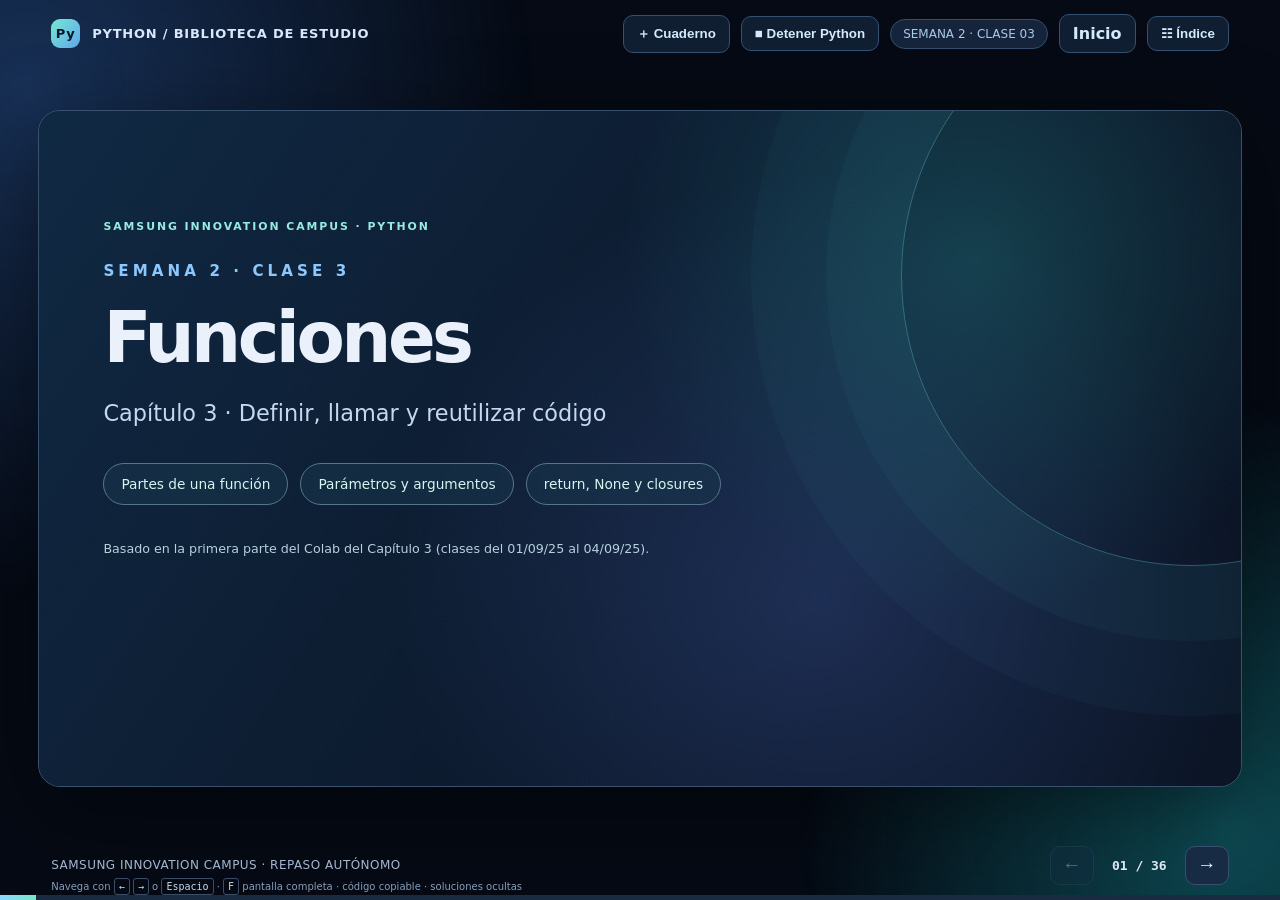
<file: clase_3.html>
<!doctype html><html lang="es"><head><meta charset="utf-8"><meta name="viewport" content="width=device-width,initial-scale=1"><title>Clase 3 | Python · Samsung Innovation Campus</title><meta name="description" content="Guía de estudio de Python basada en los Colab de Samsung Innovation Campus. Diapositivas, código y autoevaluación, funciona sin conexión."><style>pre { line-height: 125%; }
td.linenos .normal { color: #6e7681; background-color: #0d1117; padding-left: 5px; padding-right: 5px; }
span.linenos { color: #6e7681; background-color: #0d1117; padding-left: 5px; padding-right: 5px; }
td.linenos .special { color: #e6edf3; background-color: #6e7681; padding-left: 5px; padding-right: 5px; }
span.linenos.special { color: #e6edf3; background-color: #6e7681; padding-left: 5px; padding-right: 5px; }
.highlight .hll { background-color: #6e7681 }
.highlight { background: #0d1117; color: #E6EDF3 }
.highlight .c { color: #8B949E; font-style: italic } /* Comment */
.highlight .err { color: #F85149 } /* Error */
.highlight .esc { color: #E6EDF3 } /* Escape */
.highlight .g { color: #E6EDF3 } /* Generic */
.highlight .k { color: #FF7B72 } /* Keyword */
.highlight .l { color: #A5D6FF } /* Literal */
.highlight .n { color: #E6EDF3 } /* Name */
.highlight .o { color: #FF7B72; font-weight: bold } /* Operator */
.highlight .x { color: #E6EDF3 } /* Other */
.highlight .p { color: #E6EDF3 } /* Punctuation */
.highlight .ch { color: #8B949E; font-style: italic } /* Comment.Hashbang */
.highlight .cm { color: #8B949E; font-style: italic } /* Comment.Multiline */
.highlight .cp { color: #8B949E; font-weight: bold; font-style: italic } /* Comment.Preproc */
.highlight .cpf { color: #8B949E; font-style: italic } /* Comment.PreprocFile */
.highlight .c1 { color: #8B949E; font-style: italic } /* Comment.Single */
.highlight .cs { color: #8B949E; font-weight: bold; font-style: italic } /* Comment.Special */
.highlight .gd { color: #FFA198; background-color: #490202 } /* Generic.Deleted */
.highlight .ge { color: #E6EDF3; font-style: italic } /* Generic.Emph */
.highlight .ges { color: #E6EDF3; font-weight: bold; font-style: italic } /* Generic.EmphStrong */
.highlight .gr { color: #FFA198 } /* Generic.Error */
.highlight .gh { color: #79C0FF; font-weight: bold } /* Generic.Heading */
.highlight .gi { color: #56D364; background-color: #0F5323 } /* Generic.Inserted */
.highlight .go { color: #8B949E } /* Generic.Output */
.highlight .gp { color: #8B949E } /* Generic.Prompt */
.highlight .gs { color: #E6EDF3; font-weight: bold } /* Generic.Strong */
.highlight .gu { color: #79C0FF } /* Generic.Subheading */
.highlight .gt { color: #FF7B72 } /* Generic.Traceback */
.highlight .g-Underline { color: #E6EDF3; text-decoration: underline } /* Generic.Underline */
.highlight .kc { color: #79C0FF } /* Keyword.Constant */
.highlight .kd { color: #FF7B72 } /* Keyword.Declaration */
.highlight .kn { color: #FF7B72 } /* Keyword.Namespace */
.highlight .kp { color: #79C0FF } /* Keyword.Pseudo */
.highlight .kr { color: #FF7B72 } /* Keyword.Reserved */
.highlight .kt { color: #FF7B72 } /* Keyword.Type */
.highlight .ld { color: #79C0FF } /* Literal.Date */
.highlight .m { color: #A5D6FF } /* Literal.Number */
.highlight .s { color: #A5D6FF } /* Literal.String */
.highlight .na { color: #E6EDF3 } /* Name.Attribute */
.highlight .nb { color: #E6EDF3 } /* Name.Builtin */
.highlight .nc { color: #F0883E; font-weight: bold } /* Name.Class */
.highlight .no { color: #79C0FF; font-weight: bold } /* Name.Constant */
.highlight .nd { color: #D2A8FF; font-weight: bold } /* Name.Decorator */
.highlight .ni { color: #FFA657 } /* Name.Entity */
.highlight .ne { color: #F0883E; font-weight: bold } /* Name.Exception */
.highlight .nf { color: #D2A8FF; font-weight: bold } /* Name.Function */
.highlight .nl { color: #79C0FF; font-weight: bold } /* Name.Label */
.highlight .nn { color: #FF7B72 } /* Name.Namespace */
.highlight .nx { color: #E6EDF3 } /* Name.Other */
.highlight .py { color: #79C0FF } /* Name.Property */
.highlight .nt { color: #7EE787 } /* Name.Tag */
.highlight .nv { color: #79C0FF } /* Name.Variable */
.highlight .ow { color: #FF7B72; font-weight: bold } /* Operator.Word */
.highlight .pm { color: #E6EDF3 } /* Punctuation.Marker */
.highlight .w { color: #6E7681 } /* Text.Whitespace */
.highlight .mb { color: #A5D6FF } /* Literal.Number.Bin */
.highlight .mf { color: #A5D6FF } /* Literal.Number.Float */
.highlight .mh { color: #A5D6FF } /* Literal.Number.Hex */
.highlight .mi { color: #A5D6FF } /* Literal.Number.Integer */
.highlight .mo { color: #A5D6FF } /* Literal.Number.Oct */
.highlight .sa { color: #79C0FF } /* Literal.String.Affix */
.highlight .sb { color: #A5D6FF } /* Literal.String.Backtick */
.highlight .sc { color: #A5D6FF } /* Literal.String.Char */
.highlight .dl { color: #79C0FF } /* Literal.String.Delimiter */
.highlight .sd { color: #A5D6FF } /* Literal.String.Doc */
.highlight .s2 { color: #A5D6FF } /* Literal.String.Double */
.highlight .se { color: #79C0FF } /* Literal.String.Escape */
.highlight .sh { color: #79C0FF } /* Literal.String.Heredoc */
.highlight .si { color: #A5D6FF } /* Literal.String.Interpol */
.highlight .sx { color: #A5D6FF } /* Literal.String.Other */
.highlight .sr { color: #79C0FF } /* Literal.String.Regex */
.highlight .s1 { color: #A5D6FF } /* Literal.String.Single */
.highlight .ss { color: #A5D6FF } /* Literal.String.Symbol */
.highlight .bp { color: #E6EDF3 } /* Name.Builtin.Pseudo */
.highlight .fm { color: #D2A8FF; font-weight: bold } /* Name.Function.Magic */
.highlight .vc { color: #79C0FF } /* Name.Variable.Class */
.highlight .vg { color: #79C0FF } /* Name.Variable.Global */
.highlight .vi { color: #79C0FF } /* Name.Variable.Instance */
.highlight .vm { color: #79C0FF } /* Name.Variable.Magic */
.highlight .il { color: #A5D6FF } /* Literal.Number.Integer.Long */

:root{color-scheme:dark;--bg:#080e1a;--panel:#111c30;--text:#eaf1fb;--muted:#9db0cd;--border:#293c58;--mint:#75ead0;--sky:#8ac9ff;--amber:#ffdd9a;--code:#0a1120;--shadow:0 24px 90px #0007}
*{box-sizing:border-box}html,body{height:100%;margin:0}body{background:#050a14;color:var(--text);font-family:Inter,ui-sans-serif,system-ui,-apple-system,"Segoe UI",sans-serif;-webkit-font-smoothing:antialiased;overflow:hidden}
body::before{content:"";position:fixed;inset:0;background:radial-gradient(circle at 2% 10%,#183157 0%,transparent 34%),radial-gradient(circle at 96% 92%,#0e4b54 0%,transparent 29%);pointer-events:none}
nav.top{height:67px;display:flex;align-items:center;justify-content:space-between;gap:16px;padding:0 clamp(20px,4vw,65px);position:relative;z-index:10}
.brand{display:flex;align-items:center;gap:12px;color:#d9e7fb;font-size:13px;font-weight:700;letter-spacing:.06em}.brand-mark{width:29px;height:29px;border-radius:9px;background:linear-gradient(130deg,#74e9d1,#61a6eb);display:grid;place-items:center;color:#05162d;font-weight:900}.nav-right{display:flex;align-items:center;gap:11px}.nav-pill{font-size:12px;padding:7px 12px;background:#15243a;border:1px solid #34506e;border-radius:20px;color:#a9c8eb}.nav-btn{border:1px solid #355070;background:#101e32;color:#d4e9fd;border-radius:10px;padding:9px 13px;cursor:pointer;font-weight:650}.nav-btn:hover{background:#213954}
.deck-wrap{height:calc(100vh - 137px);width:100%;padding:0 clamp(14px,3vw,54px);display:grid;place-items:center}.deck{aspect-ratio:16/9;width:min(100%,calc((100vh - 153px)*16/9),1520px);max-height:100%;border:1px solid #38516c;border-radius:22px;box-shadow:var(--shadow);position:relative;overflow:hidden;background:linear-gradient(130deg,#162741,#0c1728 65%,#0e1e30)}.deck::before{content:"";position:absolute;inset:0;background:radial-gradient(circle at 85% 13%,#34588055,transparent 37%),radial-gradient(circle at 2% 98%,#1c655c27,transparent 38%);pointer-events:none}
.slide{display:none;position:absolute;inset:0;padding:clamp(30px,4.3vw,66px) clamp(36px,5vw,76px);overflow:auto;scrollbar-width:thin;scrollbar-color:#365574 transparent}.slide.active{display:block}.slide h2{font-size:clamp(26px,2.9vw,45px);line-height:1.12;margin:8px 0 13px;letter-spacing:-.037em;font-weight:830;max-width:93%}.slide h1{font-size:clamp(36px,5.3vw,85px);line-height:1.08;letter-spacing:-.05em;margin:0 0 24px}.overline{font-size:clamp(10px,.85vw,13px);color:var(--sky);letter-spacing:.18em;font-weight:770}.overline-dot{padding:0 9px;color:var(--mint)}.lead{max-width:1080px;color:#becfe4;font-size:clamp(15px,1.33vw,21px);line-height:1.55;margin:0 0 20px}.slide-grid{display:grid;grid-template-columns:minmax(0,.90fr) minmax(0,1.1fr);gap:17px;align-items:start}.slide-grid.no-code{grid-template-columns:1fr}.example-panel{min-width:0}.theory-panel{background:#17253ab9;border:1px solid #31445e;border-radius:16px;padding:22px 24px;min-width:0}.panel-kicker{color:#7dbce6;font-size:11px;font-weight:740;letter-spacing:.12em;margin-bottom:16px}.theory-panel ul{list-style:none;padding:0;margin:0;display:grid;gap:13px}.theory-panel li{font-size:clamp(13px,1.09vw,17px);line-height:1.45;color:#d5e4f5;position:relative;padding-left:18px}.theory-panel li::before{position:absolute;left:0;top:0;content:'•';color:var(--mint);font-weight:900}.theory-panel strong{color:#fff}code.inline{background:#293b54;color:#c2e9ff;padding:.06em .3em;border-radius:5px;font-size:.92em;font-family:ui-monospace,SFMono-Regular,Consolas,monospace;white-space:nowrap}.code-box{background:var(--code);border:1px solid #324964;border-radius:15px;min-width:0;overflow:hidden}.code-bar{height:38px;padding:0 14px;display:flex;gap:8px;align-items:center;background:#18263a;border-bottom:1px solid #324964;font-size:10px;font-weight:850;letter-spacing:.12em;color:#b4c8e2}.lang-dot{width:7px;height:7px;background:var(--mint);border-radius:50%}.copy-btn{margin-left:auto;background:#263c59;color:#d7ecff;border:0;border-radius:8px;padding:6px 10px;cursor:pointer;font-size:11px;letter-spacing:0}.copy-btn:hover{background:#38618b}.highlight{background:none !important}.highlight pre{font-family:ui-monospace,SFMono-Regular,Consolas,'Liberation Mono',monospace;font-size:clamp(12px,.99vw,15px);line-height:1.58;margin:0;padding:15px 17px;overflow-x:auto;white-space:pre;tab-size:4}.output-box{margin-top:10px;border:1px solid #2c4c57;border-radius:12px;background:#0d242c;overflow:hidden}.output-label{padding:10px 15px 0;color:#a0dccc;font-size:10px;letter-spacing:.13em;font-weight:800}.output-mark{font-size:15px;color:var(--mint)}.output-box pre{font:clamp(12px,.96vw,15px)/1.55 ui-monospace,SFMono-Regular,Consolas,monospace;padding:4px 15px 13px;margin:0;white-space:pre-wrap;color:#d7f5e8}.takeaway{margin-top:16px;border:1px solid #315d62;background:#163642ab;border-radius:12px;padding:13px 18px;display:grid;grid-template-columns:125px 1fr;gap:14px;align-items:center}.takeaway span{color:#8bdece;font-size:10px;letter-spacing:.1em;font-weight:850}.takeaway p{font-size:clamp(12px,1.04vw,15px);color:#dbf6ed;line-height:1.43;margin:0}.source-note{margin-top:10px;border-left:3px solid #d3a35d;background:#4d382239;padding:10px 14px;color:#f5d8aa;font-size:clamp(11px,.86vw,13px);line-height:1.42}.source-note span{font-size:10px;color:#ffdc99;font-weight:850;letter-spacing:.08em;margin-right:7px}.exercise-box{margin-top:22px;padding:25px 28px;border:1px solid #526da0;border-radius:17px;background:linear-gradient(120deg,#1b3152,#132438);max-width:990px}.exercise-tag{font-size:11px;font-weight:850;letter-spacing:.16em;color:#95cafd}.exercise-box p{font-size:clamp(17px,1.55vw,25px);line-height:1.56;color:#edf7ff;margin:15px 0 0}.solution-toggle{margin-top:22px;color:#051f25;background:var(--mint);border:0;border-radius:11px;padding:12px 19px;font-size:14px;font-weight:800;cursor:pointer}.solution-toggle span{padding-left:12px}.solution-content{margin-top:14px;max-width:960px}.solution-content[hidden]{display:none}.slide.chapter{background:radial-gradient(circle at 73% 54%,#23576988 0%,transparent 44%),linear-gradient(135deg,#173251,#0a1529 70%)}.chapter-content{position:relative;top:18%;max-width:1000px}.chapter-content .overline{color:var(--mint);margin-bottom:20px}.chapter-content h1{font-size:clamp(36px,5.1vw,72px)}.chapter-content p{font-size:clamp(17px,2vw,28px);color:#bed6eb}.chapter-art{position:absolute;inset:0;overflow:hidden}.arc{position:absolute;display:block;border:2px solid #74d4d044;border-radius:50%;width:630px;height:630px;right:-160px;top:1%}.arc-2{width:430px;height:430px;top:16%;right:-60px;border-color:#5d9bd644}.slide.cover{background:radial-gradient(circle at 78% 22%,#1d646d83,transparent 33%),radial-gradient(circle at 65% 72%,#3249857a,transparent 46%),linear-gradient(124deg,#102943,#0b1526 72%)}.cover .overline{margin-top:5%;color:#97ebe0}.hero-count{font-size:clamp(12px,1.18vw,18px);font-weight:800;color:#8cc8ff;margin:29px 0 20px;letter-spacing:.27em}.cover h1{max-width:1070px;font-size:clamp(39px,5.5vw,88px)}.hero-break{color:#75ead0}.hero-sub{font-size:clamp(16px,1.75vw,25px);color:#c5d8f0;max-width:930px}.hero-list{display:flex;gap:12px;flex-wrap:wrap;margin-top:37px}.hero-list span{padding:12px 17px;border:1px solid #55758c;background:#18364d8a;color:#d4f6f1;border-radius:28px;font-size:clamp(12px,1.07vw,16px)}.hero-foot{color:#b6d0dc;font-size:clamp(12px,.99vw,15px);line-height:1.5;margin-top:34px;max-width:850px}.hero-radial{position:absolute;width:580px;height:580px;border:1px solid #5cb4bb6e;border-radius:50%;right:-240px;top:-125px;box-shadow:0 0 0 75px #3ba5b60d,0 0 0 150px #3b8db60d}.slide-footer{height:70px;position:relative;z-index:5;display:flex;align-items:center;justify-content:space-between;gap:10px;padding:0 clamp(25px,4vw,65px);max-width:1650px;margin:auto}.slide-meta{color:#a4b7d0;font-size:12px;letter-spacing:.04em}.nav-bottom{display:flex;align-items:center;gap:11px}.nav-bottom button{background:#182b44;border:1px solid #37506d;color:#eaf2fc;width:44px;height:39px;border-radius:10px;font-size:19px;cursor:pointer}.nav-bottom button:hover{background:#274361}.nav-bottom button:disabled{opacity:.35;cursor:not-allowed}.slide-counter{font:700 13px ui-monospace,monospace;color:#dde9f9;min-width:69px;text-align:center}.progress-track{position:fixed;left:0;right:0;bottom:0;height:5px;background:#192b41;z-index:15}.progress-bar{width:0%;height:100%;background:linear-gradient(90deg,#8bd7ff,#76e7c7);transition:width .22s}.toc-backdrop{display:none;position:fixed;inset:0;background:#020913ba;z-index:19}.toc-backdrop.open{display:block}.toc{position:fixed;top:0;right:0;bottom:0;width:min(400px,90vw);background:#0e1b2d;border-left:1px solid #38516f;z-index:20;padding:27px 18px 35px;transform:translateX(105%);transition:transform .25s;overflow-y:auto}.toc.open{transform:translateX(0)}.toc h3{margin:3px 8px 19px;font-size:21px}.toc button.item{width:100%;border:0;background:transparent;color:#d3e3f4;text-align:left;padding:12px 13px;border-radius:9px;cursor:pointer;font-size:13px;line-height:1.4}.toc button.item:hover,.toc button.item.current{background:#24415d}.toc .num{color:#79cabf;font-family:ui-monospace,monospace;font-size:11px;margin-right:9px}.toc .close{float:right;background:#20364f;color:#fff;border:0;border-radius:8px;padding:8px 11px;cursor:pointer}.kbd{font-size:11px;color:#8dabc5}.presentation-help{position:fixed;bottom:8px;left:clamp(20px,4vw,65px);font-size:10px;color:#879eb9;z-index:10}.presentation-help kbd{color:#c5daed;border:1px solid #3b4e66;border-radius:3px;padding:2px 4px}
@media(max-width:980px){.deck-wrap{height:calc(100vh - 132px);padding:0 10px}.deck{width:100%;aspect-ratio:auto;height:100%;border-radius:16px}.slide{padding:25px 28px}.slide-grid{grid-template-columns:1fr}.slide h2{font-size:29px}.lead{font-size:16px}.theory-panel{padding:16px 17px}.theory-panel li{font-size:14px}.highlight pre{font-size:12px}.takeaway{grid-template-columns:1fr;gap:5px}.nav-pill{display:none}.cover h1{font-size:48px}.chapter-content{top:12%}.hero-list{margin-top:25px}.hero-count{margin-top:20px}}
@media(max-width:500px){nav.top{height:54px;padding:0 13px}.brand{font-size:11px;gap:8px}.nav-btn{padding:7px 10px}.deck-wrap{height:calc(100vh - 118px)}.slide{padding:22px 20px}.slide h2{font-size:26px}.lead{font-size:15px}.hero-count{margin:20px 0 10px}.cover h1{font-size:37px}.hero-sub{font-size:15px}.hero-list{gap:8px}.hero-list span{padding:8px 11px;font-size:11px}.hero-foot{font-size:12px}.slide-footer{height:60px;padding:0 15px}.slide-meta{font-size:10px}.presentation-help{display:none}}
@media print{body{overflow:visible;background:#fff}.top,.slide-footer,.progress-track,.presentation-help,.toc,.toc-backdrop{display:none !important}.deck-wrap{display:block;height:auto;padding:0}.deck{height:auto;max-height:none;width:100%;border:0;aspect-ratio:auto;box-shadow:none;overflow:visible;background:transparent}.slide{position:relative!important;display:block!important;width:100%;height:190mm;page-break-after:always;overflow:hidden;border-bottom:1px solid #333;border-radius:0}.slide:not(.cover):not(.chapter){background:#11203a!important}@page{size:landscape;margin:0}}
</style><link rel="stylesheet" href="assets/live-python.css"></head><body>
<nav class="top"><div class="brand"><div class="brand-mark">Py</div> PYTHON / BIBLIOTECA DE ESTUDIO</div><div class="nav-right"><span class="nav-pill">SEMANA 2 · CLASE 03</span><a class="nav-btn" href="index.html#semana-2" style="text-decoration:none">Inicio</a><button id="toc-open" class="nav-btn">☷ Índice</button></div></nav>
<main class="deck-wrap"><div class="deck"><section class="slide cover" data-index="0" aria-label="Diapositiva 1: Funciones"><div class="hero-radial"></div><div class="overline">SAMSUNG INNOVATION CAMPUS · PYTHON</div><div class="hero-count">SEMANA 2 · CLASE 3</div><h1>Funciones</h1><p class="hero-sub">Capítulo 3 · Definir, llamar y reutilizar código</p><div class="hero-list"><span>Partes de una función</span><span>Parámetros y argumentos</span><span>return, None y closures</span></div><p class="hero-foot">Basado en la primera parte del Colab del Capítulo 3 (clases del 01/09/25 al 04/09/25).</p></section><section class="slide" data-index="1" aria-label="Diapositiva 2: Ruta de la clase"><div class="overline">INICIO <span class="overline-dot">●</span> GUÍA DE REPASO</div><h2>Ruta de la clase</h2><p class="lead">Cinco bloques, del concepto básico a las funciones que recuerdan datos.</p><div class="slide-grid no-code"><div class="theory-panel"><div class="panel-kicker">EN POCAS PALABRAS</div><ul><li>01 · Anatomía: <code class="inline">def</code>, nombre, parámetros, cuerpo y <code class="inline">return</code>.</li><li>02 · Tipos de parámetros: obligatorios, por palabra clave y por defecto.</li><li>03 · <code class="inline">return</code> y el valor especial <code class="inline">None</code>.</li><li>04 · Closures: funciones dentro de funciones.</li><li>05 · Reto final con todo lo anterior.</li></ul></div></div><div class="takeaway"><span>◆ IDEA CLAVE</span><p>Una función es una receta con nombre: la escribes una vez y la usas cuantas veces quieras.</p></div></section><section class="slide chapter" data-index="2" aria-label="Diapositiva 3: 01 / Anatomía de una función"><div class="chapter-art"><span class="arc arc-1"></span><span class="arc arc-2"></span></div><div class="chapter-content"><div class="overline">SIGUIENTE BLOQUE</div><h1>01 / Anatomía de una función</h1><p>Definir una vez, usar muchas veces.</p></div></section><section class="slide" data-index="3" aria-label="Diapositiva 4: Las cinco partes de una función"><div class="overline">ANATOMÍA <span class="overline-dot">●</span> GUÍA DE REPASO</div><h2>Las cinco partes de una función</h2><p class="lead">Cada función tiene la misma estructura, por pequeña que sea.</p><div class="slide-grid "><div class="theory-panel"><div class="panel-kicker">EN POCAS PALABRAS</div><ul><li><code class="inline">def</code> anuncia que vas a definir una función.</li><li>El <strong>nombre</strong> (<code class="inline">saludar</code>) es con lo que luego la llamas.</li><li>Los <strong>parámetros</strong> van entre paréntesis: <code class="inline">nombre</code>.</li><li>El <strong>cuerpo</strong> va indentado; <code class="inline">return</code> entrega el resultado.</li></ul></div><div class="example-panel"><div class="code-box"><div class="code-bar"><span class="lang-dot"></span><span>PYTHON</span><button class="copy-btn" aria-label="Copiar código">Copiar código</button></div><div class="highlight"><pre><span></span><span class="k">def</span><span class="w"> </span><span class="nf">saludar</span><span class="p">(</span><span class="n">nombre</span><span class="p">):</span>  <span class="c1"># &#39;nombre&#39; es un parámetro</span>
<span class="w">    </span><span class="sd">&quot;&quot;&quot;Esta función saluda a la persona con el nombre dado.&quot;&quot;&quot;</span>
    <span class="k">return</span> <span class="sa">f</span><span class="s2">&quot;Hola, </span><span class="si">{</span><span class="n">nombre</span><span class="si">}</span><span class="s2">!&quot;</span>  <span class="c1"># valor de retorno</span>

<span class="n">mensaje</span> <span class="o">=</span> <span class="n">saludar</span><span class="p">(</span><span class="s2">&quot;Ana&quot;</span><span class="p">)</span>  <span class="c1"># &quot;Ana&quot; es el argumento</span>
<span class="nb">print</span><span class="p">(</span><span class="n">mensaje</span><span class="p">)</span>
</pre></div></div><div class="output-box"><div class="output-label"><span class="output-mark">↳</span> SALIDA ESPERADA</div><pre>Hola, Ana!</pre></div></div></div><div class="takeaway"><span>◆ IDEA CLAVE</span><p>Definir la función no la ejecuta: solo se ejecuta cuando la llamas con <code class="inline">saludar(...)</code>.</p></div></section><section class="slide" data-index="4" aria-label="Diapositiva 5: Definir no es ejecutar"><div class="overline">ANATOMÍA <span class="overline-dot">●</span> GUÍA DE REPASO</div><h2>Definir no es ejecutar</h2><p class="lead">Python lee la definición y la guarda; el cuerpo corre en cada llamada.</p><div class="slide-grid "><div class="theory-panel"><div class="panel-kicker">EN POCAS PALABRAS</div><ul><li>Al definir, Python solo recuerda la receta.</li><li>Cada llamada <code class="inline">nombre()</code> vuelve a ejecutar el cuerpo completo.</li><li>Por eso puedes llamar la misma función muchas veces.</li></ul></div><div class="example-panel"><div class="code-box"><div class="code-bar"><span class="lang-dot"></span><span>PYTHON</span><button class="copy-btn" aria-label="Copiar código">Copiar código</button></div><div class="highlight"><pre><span></span><span class="k">def</span><span class="w"> </span><span class="nf">anunciar</span><span class="p">():</span>
    <span class="nb">print</span><span class="p">(</span><span class="s2">&quot;¡Llegó el café!&quot;</span><span class="p">)</span>

<span class="nb">print</span><span class="p">(</span><span class="s2">&quot;Antes de llamar&quot;</span><span class="p">)</span>
<span class="n">anunciar</span><span class="p">()</span>
<span class="n">anunciar</span><span class="p">()</span>
<span class="nb">print</span><span class="p">(</span><span class="s2">&quot;Después de llamar&quot;</span><span class="p">)</span>
</pre></div></div><div class="output-box"><div class="output-label"><span class="output-mark">↳</span> SALIDA ESPERADA</div><pre>Antes de llamar
¡Llegó el café!
¡Llegó el café!
Después de llamar</pre></div></div></div><div class="takeaway"><span>◆ IDEA CLAVE</span><p>Predice la salida antes de ejecutar: ¿cuántas veces aparece el anuncio?</p></div></section><section class="slide" data-index="5" aria-label="Diapositiva 6: Parámetros frente a argumentos"><div class="overline">ANATOMÍA <span class="overline-dot">●</span> GUÍA DE REPASO</div><h2>Parámetros frente a argumentos</h2><p class="lead">Son dos caras de lo mismo: el hueco y el valor que lo llena.</p><div class="slide-grid "><div class="theory-panel"><div class="panel-kicker">EN POCAS PALABRAS</div><ul><li><strong>Parámetro</strong>: el nombre en la definición (<code class="inline">base</code>, <code class="inline">altura</code>).</li><li><strong>Argumento</strong>: el valor real en la llamada (<code class="inline">10</code>, <code class="inline">5</code>).</li><li>El parámetro solo existe dentro de la función.</li></ul></div><div class="example-panel"><div class="code-box"><div class="code-bar"><span class="lang-dot"></span><span>PYTHON</span><button class="copy-btn" aria-label="Copiar código">Copiar código</button></div><div class="highlight"><pre><span></span><span class="c1"># DEFINICIÓN: &#39;base&#39; y &#39;altura&#39; son los PARÁMETROS</span>
<span class="k">def</span><span class="w"> </span><span class="nf">calcular_area_triangulo</span><span class="p">(</span><span class="n">base</span><span class="p">,</span> <span class="n">altura</span><span class="p">):</span>
    <span class="n">area</span> <span class="o">=</span> <span class="mf">0.5</span> <span class="o">*</span> <span class="n">base</span> <span class="o">*</span> <span class="n">altura</span>
    <span class="k">return</span> <span class="n">area</span>

<span class="c1"># LLAMADA: 10 y 5 son los ARGUMENTOS</span>
<span class="n">area_del_triangulo</span> <span class="o">=</span> <span class="n">calcular_area_triangulo</span><span class="p">(</span><span class="mi">10</span><span class="p">,</span> <span class="mi">5</span><span class="p">)</span>
<span class="nb">print</span><span class="p">(</span><span class="n">area_del_triangulo</span><span class="p">)</span>
</pre></div></div><div class="output-box"><div class="output-label"><span class="output-mark">↳</span> SALIDA ESPERADA</div><pre>25.0</pre></div></div></div><div class="takeaway"><span>◆ IDEA CLAVE</span><p>Truco para recordarlo: el <strong>p</strong>arámetro está en la <strong>p</strong>lantilla; el <strong>a</strong>rgumento es lo que <strong>a</strong>portas al llamar.</p></div></section><section class="slide" data-index="6" aria-label="Diapositiva 7: Ejemplo · Preparar un café ☕"><div class="overline">ANATOMÍA <span class="overline-dot">●</span> GUÍA DE REPASO</div><h2>Ejemplo · Preparar un café ☕</h2><p class="lead">Eres barista: la receta es la función y el pedido del cliente son los argumentos.</p><div class="slide-grid "><div class="theory-panel"><div class="panel-kicker">EN POCAS PALABRAS</div><ul><li>Nombre: <code class="inline">preparar_cafe</code>.</li><li>Parámetros: <code class="inline">tipo_cafe</code> y <code class="inline">cantidad_leche</code>.</li><li>Cuerpo: los pasos; aquí, un <code class="inline">print</code>.</li><li>Retorno: el café listo que entregas.</li></ul></div><div class="example-panel"><div class="code-box"><div class="code-bar"><span class="lang-dot"></span><span>PYTHON</span><button class="copy-btn" aria-label="Copiar código">Copiar código</button></div><div class="highlight"><pre><span></span><span class="k">def</span><span class="w"> </span><span class="nf">preparar_cafe</span><span class="p">(</span><span class="n">tipo_cafe</span><span class="p">,</span> <span class="n">cantidad_leche</span><span class="p">):</span>
    <span class="nb">print</span><span class="p">(</span><span class="sa">f</span><span class="s2">&quot;Preparando un </span><span class="si">{</span><span class="n">tipo_cafe</span><span class="si">}</span><span class="s2"> con </span><span class="si">{</span><span class="n">cantidad_leche</span><span class="si">}</span><span class="s2">.&quot;</span><span class="p">)</span>
    <span class="k">return</span> <span class="s2">&quot;¡Aquí está tu café!&quot;</span>

<span class="n">cafe_listo</span> <span class="o">=</span> <span class="n">preparar_cafe</span><span class="p">(</span><span class="s2">&quot;capuchino&quot;</span><span class="p">,</span> <span class="s2">&quot;mucha leche&quot;</span><span class="p">)</span>
<span class="nb">print</span><span class="p">(</span><span class="n">cafe_listo</span><span class="p">)</span>
</pre></div></div><div class="output-box"><div class="output-label"><span class="output-mark">↳</span> SALIDA ESPERADA</div><pre>Preparando un capuchino con mucha leche.
¡Aquí está tu café!</pre></div></div></div><div class="source-note"><span>↪ ACLARACIÓN DEL COLAB</span> En el Colab la salida guardada dice «Preparando un espresso…», pero el código llama con <code class="inline">&quot;capuchino&quot;</code>: esa salida es de una ejecución anterior. La salida real es la de aquí.</div></section><section class="slide" data-index="7" aria-label="Diapositiva 8: Ejemplo · Área de un terreno"><div class="overline">ANATOMÍA <span class="overline-dot">●</span> GUÍA DE REPASO</div><h2>Ejemplo · Área de un terreno</h2><p class="lead">Ahora eres ingeniero: la fórmula es la función y las medidas reales son los argumentos.</p><div class="slide-grid "><div class="theory-panel"><div class="panel-kicker">EN POCAS PALABRAS</div><ul><li>Parámetros: <code class="inline">largo</code> y <code class="inline">ancho</code>.</li><li>Cuerpo: multiplicar <code class="inline">largo * ancho</code>.</li><li>El resultado se guarda en una variable para usarlo después.</li></ul></div><div class="example-panel"><div class="code-box"><div class="code-bar"><span class="lang-dot"></span><span>PYTHON</span><button class="copy-btn" aria-label="Copiar código">Copiar código</button></div><div class="highlight"><pre><span></span><span class="k">def</span><span class="w"> </span><span class="nf">calcular_area_rectangulo</span><span class="p">(</span><span class="n">largo</span><span class="p">,</span> <span class="n">ancho</span><span class="p">):</span>
<span class="w">    </span><span class="sd">&quot;&quot;&quot;Calcula el área de un rectángulo.&quot;&quot;&quot;</span>
    <span class="n">area</span> <span class="o">=</span> <span class="n">largo</span> <span class="o">*</span> <span class="n">ancho</span>
    <span class="k">return</span> <span class="n">area</span>

<span class="n">area_terreno</span> <span class="o">=</span> <span class="n">calcular_area_rectangulo</span><span class="p">(</span><span class="mi">40</span><span class="p">,</span> <span class="mi">20</span><span class="p">)</span>
<span class="nb">print</span><span class="p">(</span><span class="sa">f</span><span class="s2">&quot;El área del terreno es de </span><span class="si">{</span><span class="n">area_terreno</span><span class="si">}</span><span class="s2"> metros cuadrados.&quot;</span><span class="p">)</span>
</pre></div></div><div class="output-box"><div class="output-label"><span class="output-mark">↳</span> SALIDA ESPERADA</div><pre>El área del terreno es de 800 metros cuadrados.</pre></div></div></div><div class="source-note"><span>↪ ACLARACIÓN DEL COLAB</span> El comentario del Colab dice «20 y 15 son los argumentos», pero la llamada usa <code class="inline">40</code> y <code class="inline">20</code>; por eso el resultado es 800.</div></section><section class="slide" data-index="8" aria-label="Diapositiva 9: Repaso · La máquina de hacer jugo 🍹"><div class="overline">ANATOMÍA <span class="overline-dot">●</span> GUÍA DE REPASO</div><h2>Repaso · La máquina de hacer jugo 🍹</h2><p class="lead">El mismo esquema en otro contexto: ingredientes, pasos y producto final.</p><div class="slide-grid "><div class="theory-panel"><div class="panel-kicker">EN POCAS PALABRAS</div><ul><li><code class="inline">fruta</code> y <code class="inline">azucar_cucharadas</code> son los parámetros.</li><li><code class="inline">&quot;naranja&quot;</code> y <code class="inline">2</code> son los argumentos.</li><li>El <code class="inline">print</code> ocurre dentro; el <code class="inline">return</code> sale de la función.</li></ul></div><div class="example-panel"><div class="code-box"><div class="code-bar"><span class="lang-dot"></span><span>PYTHON</span><button class="copy-btn" aria-label="Copiar código">Copiar código</button></div><div class="highlight"><pre><span></span><span class="k">def</span><span class="w"> </span><span class="nf">hacer_jugo</span><span class="p">(</span><span class="n">fruta</span><span class="p">,</span> <span class="n">azucar_cucharadas</span><span class="p">):</span>
    <span class="nb">print</span><span class="p">(</span><span class="sa">f</span><span class="s2">&quot;Mezclando </span><span class="si">{</span><span class="n">fruta</span><span class="si">}</span><span class="s2"> con </span><span class="si">{</span><span class="n">azucar_cucharadas</span><span class="si">}</span><span class="s2"> cucharadas de azúcar.&quot;</span><span class="p">)</span>
    <span class="k">return</span> <span class="sa">f</span><span class="s2">&quot;Aquí está tu jugo de </span><span class="si">{</span><span class="n">fruta</span><span class="si">}</span><span class="s2">.&quot;</span>

<span class="n">jugo_listo</span> <span class="o">=</span> <span class="n">hacer_jugo</span><span class="p">(</span><span class="s2">&quot;naranja&quot;</span><span class="p">,</span> <span class="mi">2</span><span class="p">)</span>
<span class="nb">print</span><span class="p">(</span><span class="n">jugo_listo</span><span class="p">)</span>
</pre></div></div><div class="output-box"><div class="output-label"><span class="output-mark">↳</span> SALIDA ESPERADA</div><pre>Mezclando naranja con 2 cucharadas de azúcar.
Aquí está tu jugo de naranja.</pre></div></div></div><div class="takeaway"><span>◆ IDEA CLAVE</span><p>Cambia los argumentos (por ejemplo <code class="inline">&quot;mango&quot;, 0</code>) y vuelve a ejecutar.</p></div></section><section class="slide" data-index="9" aria-label="Diapositiva 10: Docstring: documenta tu función"><div class="overline">ANATOMÍA <span class="overline-dot">●</span> GUÍA DE REPASO</div><h2>Docstring: documenta tu función</h2><p class="lead">El texto entre triples comillas justo debajo de <code class="inline">def</code> explica qué hace la función.</p><div class="slide-grid "><div class="theory-panel"><div class="panel-kicker">EN POCAS PALABRAS</div><ul><li>Se llama <strong>docstring</strong> y es opcional, pero muy recomendable.</li><li>Python lo guarda en <code class="inline">función.__doc__</code>.</li><li><code class="inline">help(función)</code> lo muestra.</li></ul></div><div class="example-panel"><div class="code-box"><div class="code-bar"><span class="lang-dot"></span><span>PYTHON</span><button class="copy-btn" aria-label="Copiar código">Copiar código</button></div><div class="highlight"><pre><span></span><span class="k">def</span><span class="w"> </span><span class="nf">calcular_area_rectangulo</span><span class="p">(</span><span class="n">largo</span><span class="p">,</span> <span class="n">ancho</span><span class="p">):</span>
<span class="w">    </span><span class="sd">&quot;&quot;&quot;Calcula el área de un rectángulo.&quot;&quot;&quot;</span>
    <span class="k">return</span> <span class="n">largo</span> <span class="o">*</span> <span class="n">ancho</span>

<span class="nb">print</span><span class="p">(</span><span class="n">calcular_area_rectangulo</span><span class="o">.</span><span class="vm">__doc__</span><span class="p">)</span>
</pre></div></div><div class="output-box"><div class="output-label"><span class="output-mark">↳</span> SALIDA ESPERADA</div><pre>Calcula el área de un rectángulo.</pre></div></div></div><div class="takeaway"><span>◆ IDEA CLAVE</span><p>Una buena docstring responde: ¿qué recibe y qué devuelve?</p></div></section><section class="slide" data-index="10" aria-label="Diapositiva 11: Práctica 01 · Tu primera función"><div class="overline">ANATOMÍA <span class="overline-dot">●</span> GUÍA DE REPASO</div><h2>Práctica 01 · Tu primera función</h2><p class="lead">Aplica las cinco partes en una función nueva.</p><div class="exercise-box"><div class="exercise-tag">✦ DESAFÍO · INTÉNTALO SIN MIRAR</div><p>Escribe <code class="inline">celsius_a_fahrenheit(c)</code> que devuelva <code class="inline">c * 9 / 5 + 32</code>. Imprime el resultado para 0 °C y para 37 °C.</p></div><button class="solution-toggle" aria-expanded="false">Mostrar solución <span>⌄</span></button><div class="solution-content" hidden><div class="code-box"><div class="code-bar"><span class="lang-dot"></span><span>PYTHON</span><button class="copy-btn" aria-label="Copiar código">Copiar código</button></div><div class="highlight"><pre><span></span><span class="k">def</span><span class="w"> </span><span class="nf">celsius_a_fahrenheit</span><span class="p">(</span><span class="n">c</span><span class="p">):</span>
<span class="w">    </span><span class="sd">&quot;&quot;&quot;Convierte grados Celsius a Fahrenheit.&quot;&quot;&quot;</span>
    <span class="k">return</span> <span class="n">c</span> <span class="o">*</span> <span class="mi">9</span> <span class="o">/</span> <span class="mi">5</span> <span class="o">+</span> <span class="mi">32</span>

<span class="nb">print</span><span class="p">(</span><span class="n">celsius_a_fahrenheit</span><span class="p">(</span><span class="mi">0</span><span class="p">))</span>
<span class="nb">print</span><span class="p">(</span><span class="n">celsius_a_fahrenheit</span><span class="p">(</span><span class="mi">37</span><span class="p">))</span>
</pre></div></div><div class="output-box"><div class="output-label"><span class="output-mark">↳</span> SALIDA ESPERADA</div><pre>32.0
98.6</pre></div></div><div class="takeaway"><span>PISTA / IDEA CLAVE</span><p>Usa <code class="inline">return</code>, no <code class="inline">print</code>, dentro de la función: así el resultado se puede reutilizar.</p></div></section><section class="slide chapter" data-index="11" aria-label="Diapositiva 12: 02 / Parámetros y argumentos"><div class="chapter-art"><span class="arc arc-1"></span><span class="arc arc-2"></span></div><div class="chapter-content"><div class="overline">SIGUIENTE BLOQUE</div><h1>02 / Parámetros y argumentos</h1><p>Cómo llegan los datos a una función.</p></div></section><section class="slide" data-index="12" aria-label="Diapositiva 13: Parámetros posicionales obligatorios"><div class="overline">PARÁMETROS <span class="overline-dot">●</span> GUÍA DE REPASO</div><h2>Parámetros posicionales obligatorios</h2><p class="lead">Python asigna los argumentos por su posición: el primero al primer parámetro, y así sucesivamente.</p><div class="slide-grid "><div class="theory-panel"><div class="panel-kicker">EN POCAS PALABRAS</div><ul><li>El orden importa: <code class="inline">restar(5, 15)</code> no es <code class="inline">restar(15, 5)</code>.</li><li>Si falta un argumento, Python lanza <code class="inline">TypeError</code>.</li></ul></div><div class="example-panel"><div class="code-box"><div class="code-bar"><span class="lang-dot"></span><span>PYTHON</span><button class="copy-btn" aria-label="Copiar código">Copiar código</button></div><div class="highlight"><pre><span></span><span class="k">def</span><span class="w"> </span><span class="nf">restar</span><span class="p">(</span><span class="n">a</span><span class="p">,</span> <span class="n">b</span><span class="p">):</span>
    <span class="k">return</span> <span class="n">a</span> <span class="o">-</span> <span class="n">b</span>

<span class="nb">print</span><span class="p">(</span><span class="n">restar</span><span class="p">(</span><span class="mi">5</span><span class="p">,</span> <span class="mi">15</span><span class="p">))</span>   <span class="c1"># a=5, b=15</span>
<span class="k">try</span><span class="p">:</span>
    <span class="n">restar</span><span class="p">(</span><span class="mi">10</span><span class="p">)</span>         <span class="c1"># falta b</span>
<span class="k">except</span> <span class="ne">TypeError</span> <span class="k">as</span> <span class="n">error</span><span class="p">:</span>
    <span class="nb">print</span><span class="p">(</span><span class="s2">&quot;Error:&quot;</span><span class="p">,</span> <span class="n">error</span><span class="p">)</span>
</pre></div></div><div class="output-box"><div class="output-label"><span class="output-mark">↳</span> SALIDA ESPERADA</div><pre>-10
Error: restar() missing 1 required positional argument: &#x27;b&#x27;</pre></div></div></div><div class="source-note"><span>↪ ACLARACIÓN DEL COLAB</span> En el Colab el comentario dice «a=10, b=6», pero la llamada es <code class="inline">restar(5, 15)</code>: <code class="inline">a</code> vale 5, <code class="inline">b</code> vale 15 y el resultado es -10.</div></section><section class="slide" data-index="13" aria-label="Diapositiva 14: Argumentos por palabra clave"><div class="overline">PARÁMETROS <span class="overline-dot">●</span> GUÍA DE REPASO</div><h2>Argumentos por palabra clave</h2><p class="lead">Escribes el nombre del parámetro al llamar, y el orden deja de importar.</p><div class="slide-grid "><div class="theory-panel"><div class="panel-kicker">EN POCAS PALABRAS</div><ul><li><code class="inline">restar(b=19, a=26)</code> asigna por nombre, no por posición.</li><li>Hace las llamadas más claras cuando hay muchos parámetros.</li></ul></div><div class="example-panel"><div class="code-box"><div class="code-bar"><span class="lang-dot"></span><span>PYTHON</span><button class="copy-btn" aria-label="Copiar código">Copiar código</button></div><div class="highlight"><pre><span></span><span class="k">def</span><span class="w"> </span><span class="nf">restar</span><span class="p">(</span><span class="n">a</span><span class="p">,</span> <span class="n">b</span><span class="p">):</span>
    <span class="k">return</span> <span class="n">a</span> <span class="o">-</span> <span class="n">b</span>

<span class="nb">print</span><span class="p">(</span><span class="n">restar</span><span class="p">(</span><span class="n">b</span><span class="o">=</span><span class="mi">19</span><span class="p">,</span> <span class="n">a</span><span class="o">=</span><span class="mi">26</span><span class="p">))</span>
<span class="nb">print</span><span class="p">(</span><span class="n">restar</span><span class="p">(</span><span class="n">a</span><span class="o">=</span><span class="mi">26</span><span class="p">,</span> <span class="n">b</span><span class="o">=</span><span class="mi">19</span><span class="p">))</span>
</pre></div></div><div class="output-box"><div class="output-label"><span class="output-mark">↳</span> SALIDA ESPERADA</div><pre>7
7</pre></div></div></div><div class="takeaway"><span>◆ IDEA CLAVE</span><p>Las dos llamadas dan lo mismo: lo que manda es el nombre, no el lugar.</p></div></section><section class="slide" data-index="14" aria-label="Diapositiva 15: Parámetros con valor por defecto"><div class="overline">PARÁMETROS <span class="overline-dot">●</span> GUÍA DE REPASO</div><h2>Parámetros con valor por defecto</h2><p class="lead">Si no envías ese argumento, la función usa el valor que trae de fábrica.</p><div class="slide-grid "><div class="theory-panel"><div class="panel-kicker">EN POCAS PALABRAS</div><ul><li><code class="inline">mensaje=&quot;Hola&quot;</code> define el valor por defecto.</li><li>Si lo envías, se sobrescribe.</li><li>Los parámetros con valor por defecto van al final.</li></ul></div><div class="example-panel"><div class="code-box"><div class="code-bar"><span class="lang-dot"></span><span>PYTHON</span><button class="copy-btn" aria-label="Copiar código">Copiar código</button></div><div class="highlight"><pre><span></span><span class="k">def</span><span class="w"> </span><span class="nf">saludar</span><span class="p">(</span><span class="n">nombre</span><span class="p">,</span> <span class="n">mensaje</span><span class="o">=</span><span class="s2">&quot;Hola&quot;</span><span class="p">):</span>
    <span class="k">return</span> <span class="sa">f</span><span class="s2">&quot;</span><span class="si">{</span><span class="n">mensaje</span><span class="si">}</span><span class="s2">, </span><span class="si">{</span><span class="n">nombre</span><span class="si">}</span><span class="s2">!&quot;</span>

<span class="nb">print</span><span class="p">(</span><span class="n">saludar</span><span class="p">(</span><span class="s2">&quot;Ana&quot;</span><span class="p">))</span>
<span class="nb">print</span><span class="p">(</span><span class="n">saludar</span><span class="p">(</span><span class="s2">&quot;Juan&quot;</span><span class="p">,</span> <span class="n">mensaje</span><span class="o">=</span><span class="s2">&quot;Hola de nuevo&quot;</span><span class="p">))</span>
<span class="nb">print</span><span class="p">(</span><span class="n">saludar</span><span class="p">(</span><span class="s2">&quot;Pedro&quot;</span><span class="p">,</span> <span class="n">mensaje</span><span class="o">=</span><span class="s2">&quot;Buenos días&quot;</span><span class="p">))</span>
</pre></div></div><div class="output-box"><div class="output-label"><span class="output-mark">↳</span> SALIDA ESPERADA</div><pre>Hola, Ana!
Hola de nuevo, Juan!
Buenos días, Pedro!</pre></div></div></div><div class="source-note"><span>↪ ACLARACIÓN DEL COLAB</span> En el Colab solo se ve <code class="inline">&#x27;Hola de nuevo, Pedro!&#x27;</code> porque una celda muestra únicamente el valor de su última línea. Para ver todas las llamadas, usa <code class="inline">print</code>. Además, un comentario dice «Hola de nuevo, Ana!» para la llamada con «Juan».</div></section><section class="slide" data-index="15" aria-label="Diapositiva 16: El orden de los nombres manda"><div class="overline">PARÁMETROS <span class="overline-dot">●</span> GUÍA DE REPASO</div><h2>El orden de los nombres manda</h2><p class="lead">Lo que cuenta es cómo se llaman los parámetros en la definición, no cómo se llamen tus variables.</p><div class="slide-grid "><div class="theory-panel"><div class="panel-kicker">EN POCAS PALABRAS</div><ul><li>Por posición: el primer valor va al primer parámetro.</li><li>Por palabra clave: cada valor va al parámetro con ese nombre.</li><li>Un nombre engañoso (<code class="inline">restar</code> que hace <code class="inline">b - a</code>) confunde: nombra según lo que hace.</li></ul></div><div class="example-panel"><div class="code-box"><div class="code-bar"><span class="lang-dot"></span><span>PYTHON</span><button class="copy-btn" aria-label="Copiar código">Copiar código</button></div><div class="highlight"><pre><span></span><span class="k">def</span><span class="w"> </span><span class="nf">restar</span><span class="p">(</span><span class="n">a</span><span class="p">,</span> <span class="n">b</span><span class="p">):</span>
    <span class="k">return</span> <span class="n">a</span> <span class="o">-</span> <span class="n">b</span>

<span class="nb">print</span><span class="p">(</span><span class="n">restar</span><span class="p">(</span><span class="mi">10</span><span class="p">,</span> <span class="mi">4</span><span class="p">))</span>      <span class="c1"># a=10, b=4</span>
<span class="nb">print</span><span class="p">(</span><span class="n">restar</span><span class="p">(</span><span class="mi">4</span><span class="p">,</span> <span class="mi">10</span><span class="p">))</span>      <span class="c1"># a=4,  b=10</span>
<span class="nb">print</span><span class="p">(</span><span class="n">restar</span><span class="p">(</span><span class="n">b</span><span class="o">=</span><span class="mi">4</span><span class="p">,</span> <span class="n">a</span><span class="o">=</span><span class="mi">10</span><span class="p">))</span>  <span class="c1"># por nombre</span>
</pre></div></div><div class="output-box"><div class="output-label"><span class="output-mark">↳</span> SALIDA ESPERADA</div><pre>6
-6
6</pre></div></div></div><div class="source-note"><span>↪ ACLARACIÓN DEL COLAB</span> El Colab define una versión <code class="inline">restar(b, a)</code> con el comentario «&#x27;10&#x27; es a, &#x27;5&#x27; es b» (no coincide con el código) y otra <code class="inline">restar(a, b)</code> que devuelve <code class="inline">b - a</code>. Aquí se usa una sola versión coherente.</div></section><section class="slide" data-index="16" aria-label="Diapositiva 17: Valor por defecto con decisión"><div class="overline">PARÁMETROS <span class="overline-dot">●</span> GUÍA DE REPASO</div><h2>Valor por defecto con decisión</h2><p class="lead">Un parámetro por defecto puede cambiar el comportamiento de la función.</p><div class="slide-grid "><div class="theory-panel"><div class="panel-kicker">EN POCAS PALABRAS</div><ul><li>Sin <code class="inline">idioma</code>, la función usa <code class="inline">&quot;es&quot;</code>.</li><li>Con <code class="inline">idioma=&quot;en&quot;</code>, responde en inglés.</li><li>El <code class="inline">if</code> dentro del cuerpo decide qué devolver.</li></ul></div><div class="example-panel"><div class="code-box"><div class="code-bar"><span class="lang-dot"></span><span>PYTHON</span><button class="copy-btn" aria-label="Copiar código">Copiar código</button></div><div class="highlight"><pre><span></span><span class="k">def</span><span class="w"> </span><span class="nf">saludar_con_idioma</span><span class="p">(</span><span class="n">nombre</span><span class="p">,</span> <span class="n">idioma</span><span class="o">=</span><span class="s2">&quot;es&quot;</span><span class="p">):</span>
    <span class="k">if</span> <span class="n">idioma</span> <span class="o">==</span> <span class="s2">&quot;es&quot;</span><span class="p">:</span>
        <span class="k">return</span> <span class="sa">f</span><span class="s2">&quot;Hola, </span><span class="si">{</span><span class="n">nombre</span><span class="si">}</span><span class="s2">!&quot;</span>
    <span class="k">else</span><span class="p">:</span>
        <span class="k">return</span> <span class="sa">f</span><span class="s2">&quot;Hello, </span><span class="si">{</span><span class="n">nombre</span><span class="si">}</span><span class="s2">!&quot;</span>

<span class="nb">print</span><span class="p">(</span><span class="n">saludar_con_idioma</span><span class="p">(</span><span class="s2">&quot;María&quot;</span><span class="p">))</span>
<span class="nb">print</span><span class="p">(</span><span class="n">saludar_con_idioma</span><span class="p">(</span><span class="s2">&quot;John&quot;</span><span class="p">,</span> <span class="n">idioma</span><span class="o">=</span><span class="s2">&quot;en&quot;</span><span class="p">))</span>
</pre></div></div><div class="output-box"><div class="output-label"><span class="output-mark">↳</span> SALIDA ESPERADA</div><pre>Hola, María!
Hello, John!</pre></div></div></div><div class="takeaway"><span>◆ IDEA CLAVE</span><p>Los valores por defecto hacen que la llamada más común sea también la más corta.</p></div></section><section class="slide" data-index="17" aria-label="Diapositiva 18: Devolver varios valores"><div class="overline">PARÁMETROS <span class="overline-dot">●</span> GUÍA DE REPASO</div><h2>Devolver varios valores</h2><p class="lead">Una función puede procesar datos y entregar varios resultados a la vez.</p><div class="slide-grid "><div class="theory-panel"><div class="panel-kicker">EN POCAS PALABRAS</div><ul><li>El parámetro <code class="inline">calificaciones</code> espera una lista.</li><li><code class="inline">return promedio, maxima, minima</code> devuelve una tupla.</li><li>Al llamar, la desempaquetas en tres variables.</li></ul></div><div class="example-panel"><div class="code-box"><div class="code-bar"><span class="lang-dot"></span><span>PYTHON</span><button class="copy-btn" aria-label="Copiar código">Copiar código</button></div><div class="highlight"><pre><span></span><span class="k">def</span><span class="w"> </span><span class="nf">analizar_calificaciones</span><span class="p">(</span><span class="n">calificaciones</span><span class="p">):</span>
<span class="w">    </span><span class="sd">&quot;&quot;&quot;Calcula el promedio, la nota más alta y la más baja.&quot;&quot;&quot;</span>
    <span class="n">promedio</span> <span class="o">=</span> <span class="nb">sum</span><span class="p">(</span><span class="n">calificaciones</span><span class="p">)</span> <span class="o">/</span> <span class="nb">len</span><span class="p">(</span><span class="n">calificaciones</span><span class="p">)</span>
    <span class="n">maxima</span> <span class="o">=</span> <span class="nb">max</span><span class="p">(</span><span class="n">calificaciones</span><span class="p">)</span>
    <span class="n">minima</span> <span class="o">=</span> <span class="nb">min</span><span class="p">(</span><span class="n">calificaciones</span><span class="p">)</span>
    <span class="k">return</span> <span class="n">promedio</span><span class="p">,</span> <span class="n">maxima</span><span class="p">,</span> <span class="n">minima</span>

<span class="n">notas_curso</span> <span class="o">=</span> <span class="p">[</span><span class="mi">85</span><span class="p">,</span> <span class="mi">90</span><span class="p">,</span> <span class="mi">78</span><span class="p">,</span> <span class="mi">92</span><span class="p">,</span> <span class="mi">88</span><span class="p">]</span>
<span class="n">prom</span><span class="p">,</span> <span class="n">alta</span><span class="p">,</span> <span class="n">baja</span> <span class="o">=</span> <span class="n">analizar_calificaciones</span><span class="p">(</span><span class="n">notas_curso</span><span class="p">)</span>
<span class="nb">print</span><span class="p">(</span><span class="sa">f</span><span class="s2">&quot;Promedio: </span><span class="si">{</span><span class="n">prom</span><span class="si">}</span><span class="s2">&quot;</span><span class="p">)</span>
<span class="nb">print</span><span class="p">(</span><span class="sa">f</span><span class="s2">&quot;Nota máxima: </span><span class="si">{</span><span class="n">alta</span><span class="si">}</span><span class="s2">&quot;</span><span class="p">)</span>
<span class="nb">print</span><span class="p">(</span><span class="sa">f</span><span class="s2">&quot;Nota mínima: </span><span class="si">{</span><span class="n">baja</span><span class="si">}</span><span class="s2">&quot;</span><span class="p">)</span>
</pre></div></div><div class="output-box"><div class="output-label"><span class="output-mark">↳</span> SALIDA ESPERADA</div><pre>Promedio: 86.6
Nota máxima: 92
Nota mínima: 78</pre></div></div></div><div class="takeaway"><span>◆ IDEA CLAVE</span><p>Parámetro: <code class="inline">calificaciones</code> (lo que espera). Argumento: <code class="inline">notas_curso</code> (la lista real que entregas).</p></div></section><section class="slide" data-index="18" aria-label="Diapositiva 19: Reglas para no equivocarte"><div class="overline">PARÁMETROS <span class="overline-dot">●</span> GUÍA DE REPASO</div><h2>Reglas para no equivocarte</h2><p class="lead">Tres reglas que evitan la mayoría de errores al llamar funciones.</p><div class="slide-grid no-code"><div class="theory-panel"><div class="panel-kicker">EN POCAS PALABRAS</div><ul><li>Primero van los argumentos posicionales y después los de palabra clave: <code class="inline">saludar(&quot;Ana&quot;, mensaje=&quot;Hola&quot;)</code>.</li><li>En la definición, los parámetros con valor por defecto van después de los obligatorios.</li><li>No envíes el mismo parámetro dos veces: <code class="inline">restar(5, a=3)</code> da <code class="inline">TypeError</code>.</li><li>Si una llamada falla, lee el mensaje: Python te dice qué argumento falta o sobra.</li></ul></div></div><div class="takeaway"><span>◆ IDEA CLAVE</span><p>Ante la duda, usa palabras clave: la llamada se lee sola.</p></div></section><section class="slide" data-index="19" aria-label="Diapositiva 20: Práctica 02 · Precio con descuento"><div class="overline">PARÁMETROS <span class="overline-dot">●</span> GUÍA DE REPASO</div><h2>Práctica 02 · Precio con descuento</h2><p class="lead">Combina un parámetro obligatorio con uno por defecto.</p><div class="exercise-box"><div class="exercise-tag">✦ DESAFÍO · INTÉNTALO SIN MIRAR</div><p>Escribe <code class="inline">precio_final(precio, descuento=0.1)</code> que devuelva el precio con el descuento aplicado. Imprime <code class="inline">precio_final(100)</code>, <code class="inline">precio_final(100, 0.25)</code> y <code class="inline">precio_final(descuento=0.5, precio=80)</code>.</p></div><button class="solution-toggle" aria-expanded="false">Mostrar solución <span>⌄</span></button><div class="solution-content" hidden><div class="code-box"><div class="code-bar"><span class="lang-dot"></span><span>PYTHON</span><button class="copy-btn" aria-label="Copiar código">Copiar código</button></div><div class="highlight"><pre><span></span><span class="k">def</span><span class="w"> </span><span class="nf">precio_final</span><span class="p">(</span><span class="n">precio</span><span class="p">,</span> <span class="n">descuento</span><span class="o">=</span><span class="mf">0.1</span><span class="p">):</span>
    <span class="k">return</span> <span class="n">precio</span> <span class="o">*</span> <span class="p">(</span><span class="mi">1</span> <span class="o">-</span> <span class="n">descuento</span><span class="p">)</span>

<span class="nb">print</span><span class="p">(</span><span class="n">precio_final</span><span class="p">(</span><span class="mi">100</span><span class="p">))</span>
<span class="nb">print</span><span class="p">(</span><span class="n">precio_final</span><span class="p">(</span><span class="mi">100</span><span class="p">,</span> <span class="mf">0.25</span><span class="p">))</span>
<span class="nb">print</span><span class="p">(</span><span class="n">precio_final</span><span class="p">(</span><span class="n">descuento</span><span class="o">=</span><span class="mf">0.5</span><span class="p">,</span> <span class="n">precio</span><span class="o">=</span><span class="mi">80</span><span class="p">))</span>
</pre></div></div><div class="output-box"><div class="output-label"><span class="output-mark">↳</span> SALIDA ESPERADA</div><pre>90.0
75.0
40.0</pre></div></div><div class="takeaway"><span>PISTA / IDEA CLAVE</span><p>La tercera llamada usa palabras clave en otro orden y sigue funcionando.</p></div></section><section class="slide chapter" data-index="20" aria-label="Diapositiva 21: 03 / return y None"><div class="chapter-art"><span class="arc arc-1"></span><span class="arc arc-2"></span></div><div class="chapter-content"><div class="overline">SIGUIENTE BLOQUE</div><h1>03 / return y None</h1><p>Lo que la función te entrega al terminar.</p></div></section><section class="slide" data-index="21" aria-label="Diapositiva 22: return termina la función"><div class="overline">RETURN <span class="overline-dot">●</span> GUÍA DE REPASO</div><h2><code class="inline">return</code> termina la función</h2><p class="lead">Cuando Python llega a <code class="inline">return</code>, sale de la función de inmediato.</p><div class="slide-grid "><div class="theory-panel"><div class="panel-kicker">EN POCAS PALABRAS</div><ul><li>El valor después de <code class="inline">return</code> vuelve al lugar de la llamada.</li><li>El código escrito después de <code class="inline">return</code> nunca se ejecuta.</li></ul></div><div class="example-panel"><div class="code-box"><div class="code-bar"><span class="lang-dot"></span><span>PYTHON</span><button class="copy-btn" aria-label="Copiar código">Copiar código</button></div><div class="highlight"><pre><span></span><span class="k">def</span><span class="w"> </span><span class="nf">mi_funcion</span><span class="p">():</span>
    <span class="nb">print</span><span class="p">(</span><span class="s2">&quot;¡Hola!&quot;</span><span class="p">)</span>
    <span class="k">return</span> <span class="s2">&quot;Adiós&quot;</span>
    <span class="nb">print</span><span class="p">(</span><span class="s2">&quot;Este mensaje no se imprimirá.&quot;</span><span class="p">)</span>  <span class="c1"># código inalcanzable</span>

<span class="n">valor</span> <span class="o">=</span> <span class="n">mi_funcion</span><span class="p">()</span>
<span class="nb">print</span><span class="p">(</span><span class="n">valor</span><span class="p">)</span>
</pre></div></div><div class="output-box"><div class="output-label"><span class="output-mark">↳</span> SALIDA ESPERADA</div><pre>¡Hola!
Adiós</pre></div></div></div><div class="takeaway"><span>◆ IDEA CLAVE</span><p>Piensa en <code class="inline">return</code> como la puerta de salida: lo que lleves en la mano es lo que entregas.</p></div></section><section class="slide" data-index="22" aria-label="Diapositiva 23: Varios valores = una tupla"><div class="overline">RETURN <span class="overline-dot">●</span> GUÍA DE REPASO</div><h2>Varios valores = una tupla</h2><p class="lead">Si devuelves varios valores separados por comas, Python los empaqueta en una tupla.</p><div class="slide-grid "><div class="theory-panel"><div class="panel-kicker">EN POCAS PALABRAS</div><ul><li><code class="inline">datos</code> recibe la tupla completa.</li><li>También puedes desempaquetarla en variables separadas.</li></ul></div><div class="example-panel"><div class="code-box"><div class="code-bar"><span class="lang-dot"></span><span>PYTHON</span><button class="copy-btn" aria-label="Copiar código">Copiar código</button></div><div class="highlight"><pre><span></span><span class="k">def</span><span class="w"> </span><span class="nf">get_datos_personales</span><span class="p">():</span>
    <span class="n">nombre</span> <span class="o">=</span> <span class="s2">&quot;Ana&quot;</span>
    <span class="n">edad</span> <span class="o">=</span> <span class="mi">30</span>
    <span class="n">ciudad</span> <span class="o">=</span> <span class="s2">&quot;Madrid&quot;</span>
    <span class="k">return</span> <span class="n">nombre</span><span class="p">,</span> <span class="n">edad</span><span class="p">,</span> <span class="n">ciudad</span>

<span class="n">datos</span> <span class="o">=</span> <span class="n">get_datos_personales</span><span class="p">()</span>
<span class="nb">print</span><span class="p">(</span><span class="n">datos</span><span class="p">)</span>
<span class="n">nombre</span><span class="p">,</span> <span class="n">edad</span><span class="p">,</span> <span class="n">ciudad</span> <span class="o">=</span> <span class="n">get_datos_personales</span><span class="p">()</span>
<span class="nb">print</span><span class="p">(</span><span class="n">nombre</span><span class="p">,</span> <span class="s2">&quot;vive en&quot;</span><span class="p">,</span> <span class="n">ciudad</span><span class="p">)</span>
</pre></div></div><div class="output-box"><div class="output-label"><span class="output-mark">↳</span> SALIDA ESPERADA</div><pre>(&#x27;Ana&#x27;, 30, &#x27;Madrid&#x27;)
Ana vive en Madrid</pre></div></div></div><div class="takeaway"><span>◆ IDEA CLAVE</span><p>Es la misma tupla de la Clase 1, solo que creada por una función.</p></div></section><section class="slide" data-index="23" aria-label="Diapositiva 24: Sin return, la función devuelve None"><div class="overline">RETURN <span class="overline-dot">●</span> GUÍA DE REPASO</div><h2>Sin <code class="inline">return</code>, la función devuelve <code class="inline">None</code></h2><p class="lead">Aunque no escribas <code class="inline">return</code>, Python siempre devuelve algo: el valor especial <code class="inline">None</code>.</p><div class="slide-grid "><div class="theory-panel"><div class="panel-kicker">EN POCAS PALABRAS</div><ul><li><code class="inline">None</code> significa «nada» o «ausencia de valor».</li><li>Una función que solo imprime hace algo visible, pero no entrega nada.</li><li>Guardar su resultado en una variable da <code class="inline">None</code>.</li></ul></div><div class="example-panel"><div class="code-box"><div class="code-bar"><span class="lang-dot"></span><span>PYTHON</span><button class="copy-btn" aria-label="Copiar código">Copiar código</button></div><div class="highlight"><pre><span></span><span class="k">def</span><span class="w"> </span><span class="nf">mostrar_alerta</span><span class="p">(</span><span class="n">mensaje</span><span class="p">):</span>
<span class="w">    </span><span class="sd">&quot;&quot;&quot;Muestra un mensaje de advertencia en la pantalla.&quot;&quot;&quot;</span>
    <span class="nb">print</span><span class="p">(</span><span class="sa">f</span><span class="s2">&quot;[ALERTA]: </span><span class="si">{</span><span class="n">mensaje</span><span class="si">}</span><span class="s2">&quot;</span><span class="p">)</span>

<span class="n">resultado</span> <span class="o">=</span> <span class="n">mostrar_alerta</span><span class="p">(</span><span class="s2">&quot;Batería baja&quot;</span><span class="p">)</span>
<span class="nb">print</span><span class="p">(</span><span class="n">resultado</span><span class="p">)</span>
</pre></div></div><div class="output-box"><div class="output-label"><span class="output-mark">↳</span> SALIDA ESPERADA</div><pre>[ALERTA]: Batería baja
None</pre></div></div></div><div class="takeaway"><span>◆ IDEA CLAVE</span><p><code class="inline">return</code> sin valor también devuelve <code class="inline">None</code>.</p></div></section><section class="slide" data-index="24" aria-label="Diapositiva 25: print frente a return"><div class="overline">RETURN <span class="overline-dot">●</span> GUÍA DE REPASO</div><h2><code class="inline">print</code> frente a <code class="inline">return</code></h2><p class="lead">Es la confusión más común: mostrar un valor no es lo mismo que devolverlo.</p><div class="slide-grid "><div class="theory-panel"><div class="panel-kicker">EN POCAS PALABRAS</div><ul><li><code class="inline">print</code> muestra en pantalla y la función devuelve <code class="inline">None</code>.</li><li><code class="inline">return</code> entrega el valor para que lo uses después.</li><li>Solo con <code class="inline">return</code> puedes hacer <code class="inline">doble(5) + 1</code>.</li></ul></div><div class="example-panel"><div class="code-box"><div class="code-bar"><span class="lang-dot"></span><span>PYTHON</span><button class="copy-btn" aria-label="Copiar código">Copiar código</button></div><div class="highlight"><pre><span></span><span class="k">def</span><span class="w"> </span><span class="nf">doble_con_print</span><span class="p">(</span><span class="n">x</span><span class="p">):</span>
    <span class="nb">print</span><span class="p">(</span><span class="n">x</span> <span class="o">*</span> <span class="mi">2</span><span class="p">)</span>

<span class="k">def</span><span class="w"> </span><span class="nf">doble_con_return</span><span class="p">(</span><span class="n">x</span><span class="p">):</span>
    <span class="k">return</span> <span class="n">x</span> <span class="o">*</span> <span class="mi">2</span>

<span class="n">a</span> <span class="o">=</span> <span class="n">doble_con_print</span><span class="p">(</span><span class="mi">5</span><span class="p">)</span>
<span class="n">b</span> <span class="o">=</span> <span class="n">doble_con_return</span><span class="p">(</span><span class="mi">5</span><span class="p">)</span>
<span class="nb">print</span><span class="p">(</span><span class="n">a</span><span class="p">,</span> <span class="n">b</span><span class="p">)</span>
<span class="nb">print</span><span class="p">(</span><span class="n">b</span> <span class="o">+</span> <span class="mi">1</span><span class="p">)</span>
</pre></div></div><div class="output-box"><div class="output-label"><span class="output-mark">↳</span> SALIDA ESPERADA</div><pre>10
None 10
11</pre></div></div></div><div class="source-note"><span>↪ ACLARACIÓN DEL COLAB</span> En el Colab hay una celda con <code class="inline">return</code> escrito fuera de una función, junto a la analogía del trabajador. Al ejecutarla, Python da <code class="inline">SyntaxError: &#x27;return&#x27; outside function</code>: <code class="inline">return</code> solo puede ir dentro de una función.</div></section><section class="slide" data-index="25" aria-label="Diapositiva 26: Práctica 03 · ¿Qué imprime?"><div class="overline">RETURN <span class="overline-dot">●</span> GUÍA DE REPASO</div><h2>Práctica 03 · ¿Qué imprime?</h2><p class="lead">Predice la salida antes de abrir la solución.</p><div class="exercise-box"><div class="exercise-tag">✦ DESAFÍO · INTÉNTALO SIN MIRAR</div><p>Dada <code class="inline">def clasificar(x):</code> con <code class="inline">if x &gt; 0: return &quot;positivo&quot;</code> y después <code class="inline">print(&quot;no positivo&quot;)</code>, ¿qué muestran <code class="inline">print(clasificar(3))</code> y <code class="inline">print(clasificar(-1))</code>?</p></div><button class="solution-toggle" aria-expanded="false">Mostrar solución <span>⌄</span></button><div class="solution-content" hidden><div class="code-box"><div class="code-bar"><span class="lang-dot"></span><span>PYTHON</span><button class="copy-btn" aria-label="Copiar código">Copiar código</button></div><div class="highlight"><pre><span></span><span class="k">def</span><span class="w"> </span><span class="nf">clasificar</span><span class="p">(</span><span class="n">x</span><span class="p">):</span>
    <span class="k">if</span> <span class="n">x</span> <span class="o">&gt;</span> <span class="mi">0</span><span class="p">:</span>
        <span class="k">return</span> <span class="s2">&quot;positivo&quot;</span>
    <span class="nb">print</span><span class="p">(</span><span class="s2">&quot;no positivo&quot;</span><span class="p">)</span>

<span class="nb">print</span><span class="p">(</span><span class="n">clasificar</span><span class="p">(</span><span class="mi">3</span><span class="p">))</span>
<span class="nb">print</span><span class="p">(</span><span class="n">clasificar</span><span class="p">(</span><span class="o">-</span><span class="mi">1</span><span class="p">))</span>
</pre></div></div><div class="output-box"><div class="output-label"><span class="output-mark">↳</span> SALIDA ESPERADA</div><pre>positivo
no positivo
None</pre></div></div><div class="takeaway"><span>PISTA / IDEA CLAVE</span><p>Con -1 no se llega al <code class="inline">return</code>: se imprime el mensaje y la función devuelve <code class="inline">None</code>.</p></div></section><section class="slide chapter" data-index="26" aria-label="Diapositiva 27: 04 / Closures"><div class="chapter-art"><span class="arc arc-1"></span><span class="arc arc-2"></span></div><div class="chapter-content"><div class="overline">SIGUIENTE BLOQUE</div><h1>04 / Closures</h1><p>Funciones que recuerdan de dónde vienen.</p></div></section><section class="slide" data-index="27" aria-label="Diapositiva 28: ¿Qué es un closure?"><div class="overline">CLOSURES <span class="overline-dot">●</span> GUÍA DE REPASO</div><h2>¿Qué es un closure?</h2><p class="lead">Una función anidada que recuerda las variables de la función que la creó, incluso cuando esa función ya terminó.</p><div class="slide-grid no-code"><div class="theory-panel"><div class="panel-kicker">EN POCAS PALABRAS</div><ul><li><strong>Mensajero privado</strong>: la oficina (función exterior) cierra, pero el mensajero (función interior) se lleva el documento que necesita.</li><li><strong>Fotógrafo de bodas</strong>: la dirección de los novios queda apuntada en el cuaderno del asistente aunque la oficina ya no opere.</li><li>Ese «paquete de memoria» que viaja con la función interior es el closure.</li></ul></div></div><div class="takeaway"><span>◆ IDEA CLAVE</span><p>Tres ingredientes: una función dentro de otra, que usa una variable de afuera y que se devuelve sin ejecutarla.</p></div></section><section class="slide" data-index="28" aria-label="Diapositiva 29: Una fábrica de multiplicadores"><div class="overline">CLOSURES <span class="overline-dot">●</span> GUÍA DE REPASO</div><h2>Una fábrica de multiplicadores</h2><p class="lead">La función exterior recibe <code class="inline">a</code> y devuelve una función que multiplica por ese <code class="inline">a</code>.</p><div class="slide-grid "><div class="theory-panel"><div class="panel-kicker">EN POCAS PALABRAS</div><ul><li><code class="inline">crear_multiplicador(2)</code> devuelve una función, no un número.</li><li><code class="inline">doble</code> recuerda que <code class="inline">a = 2</code>; <code class="inline">triple</code> recuerda que <code class="inline">a = 3</code>.</li><li>Se devuelve <code class="inline">mult</code> sin paréntesis: la función misma, sin ejecutarla.</li></ul></div><div class="example-panel"><div class="code-box"><div class="code-bar"><span class="lang-dot"></span><span>PYTHON</span><button class="copy-btn" aria-label="Copiar código">Copiar código</button></div><div class="highlight"><pre><span></span><span class="k">def</span><span class="w"> </span><span class="nf">crear_multiplicador</span><span class="p">(</span><span class="n">a</span><span class="p">):</span>
    <span class="k">def</span><span class="w"> </span><span class="nf">mult</span><span class="p">(</span><span class="n">x</span><span class="p">):</span>
        <span class="k">return</span> <span class="n">a</span> <span class="o">*</span> <span class="n">x</span>
    <span class="k">return</span> <span class="n">mult</span>

<span class="n">doble</span> <span class="o">=</span> <span class="n">crear_multiplicador</span><span class="p">(</span><span class="mi">2</span><span class="p">)</span>
<span class="n">triple</span> <span class="o">=</span> <span class="n">crear_multiplicador</span><span class="p">(</span><span class="mi">3</span><span class="p">)</span>
<span class="nb">print</span><span class="p">(</span><span class="n">doble</span><span class="p">(</span><span class="mi">10</span><span class="p">),</span> <span class="n">doble</span><span class="p">(</span><span class="mi">5</span><span class="p">),</span> <span class="n">doble</span><span class="p">(</span><span class="mi">3</span><span class="p">))</span>
<span class="nb">print</span><span class="p">(</span><span class="n">triple</span><span class="p">(</span><span class="mi">10</span><span class="p">))</span>
</pre></div></div><div class="output-box"><div class="output-label"><span class="output-mark">↳</span> SALIDA ESPERADA</div><pre>20 10 6
30</pre></div></div></div><div class="source-note"><span>↪ ACLARACIÓN DEL COLAB</span> En el Colab la función se define como <code class="inline">cierre_calculo</code>, pero se llama <code class="inline">cierre_calc()</code>: ejecutada tal cual, la celda da <code class="inline">NameError</code>. La salida «20 10 6» que se ve guardada viene de una ejecución anterior. Además, la línea <code class="inline">a = 2</code> dentro de la función anulaba el parámetro. Aquí se corrigen ambos detalles.</div></section><section class="slide" data-index="29" aria-label="Diapositiva 30: El fotógrafo que recuerda tu nombre 📸"><div class="overline">CLOSURES <span class="overline-dot">●</span> GUÍA DE REPASO</div><h2>El fotógrafo que recuerda tu nombre 📸</h2><p class="lead">Cada closure guarda su propio dato: un fotógrafo para Laura y otro para Luis.</p><div class="slide-grid "><div class="theory-panel"><div class="panel-kicker">EN POCAS PALABRAS</div><ul><li><code class="inline">contratar_fotografo</code> es la función exterior.</li><li><code class="inline">tomar_foto</code> es el closure: usa <code class="inline">nombre_cliente</code>.</li><li>Cada llamada a la fábrica crea un closure con su propia memoria.</li></ul></div><div class="example-panel"><div class="code-box"><div class="code-bar"><span class="lang-dot"></span><span>PYTHON</span><button class="copy-btn" aria-label="Copiar código">Copiar código</button></div><div class="highlight"><pre><span></span><span class="k">def</span><span class="w"> </span><span class="nf">contratar_fotografo</span><span class="p">(</span><span class="n">nombre_cliente</span><span class="p">):</span>
    <span class="k">def</span><span class="w"> </span><span class="nf">tomar_foto</span><span class="p">(</span><span class="n">evento</span><span class="p">):</span>
        <span class="k">return</span> <span class="sa">f</span><span class="s2">&quot;Foto de </span><span class="si">{</span><span class="n">evento</span><span class="si">}</span><span class="s2"> tomada para </span><span class="si">{</span><span class="n">nombre_cliente</span><span class="si">}</span><span class="s2">.&quot;</span>
    <span class="k">return</span> <span class="n">tomar_foto</span>

<span class="n">fotografo_para_laura</span> <span class="o">=</span> <span class="n">contratar_fotografo</span><span class="p">(</span><span class="s2">&quot;Laura&quot;</span><span class="p">)</span>
<span class="n">fotografo_para_luis</span> <span class="o">=</span> <span class="n">contratar_fotografo</span><span class="p">(</span><span class="s2">&quot;Luis&quot;</span><span class="p">)</span>
<span class="nb">print</span><span class="p">(</span><span class="n">fotografo_para_laura</span><span class="p">(</span><span class="s2">&quot;la boda&quot;</span><span class="p">))</span>
<span class="nb">print</span><span class="p">(</span><span class="n">fotografo_para_luis</span><span class="p">(</span><span class="s2">&quot;la graduación&quot;</span><span class="p">))</span>
</pre></div></div><div class="output-box"><div class="output-label"><span class="output-mark">↳</span> SALIDA ESPERADA</div><pre>Foto de la boda tomada para Laura.
Foto de la graduación tomada para Luis.</pre></div></div></div><div class="takeaway"><span>◆ IDEA CLAVE</span><p><code class="inline">contratar_fotografo</code> ya terminó, pero cada fotógrafo sigue sabiendo para quién trabaja.</p></div></section><section class="slide" data-index="30" aria-label="Diapositiva 31: ¿Para qué sirven los closures?"><div class="overline">CLOSURES <span class="overline-dot">●</span> GUÍA DE REPASO</div><h2>¿Para qué sirven los closures?</h2><p class="lead">Son la base de herramientas más avanzadas de Python.</p><div class="slide-grid no-code"><div class="theory-panel"><div class="panel-kicker">EN POCAS PALABRAS</div><ul><li><strong>Encapsular datos</strong>: el dato queda guardado dentro de la función, sin variables globales.</li><li><strong>Funciones a medida</strong>: creas versiones especializadas (un fotógrafo por cliente).</li><li><strong>Decoradores</strong>: modifican otras funciones y se construyen con closures.</li></ul></div></div><div class="takeaway"><span>◆ IDEA CLAVE</span><p>Si necesitas muchas funciones casi iguales, piensa en una fábrica con closures.</p></div></section><section class="slide" data-index="31" aria-label="Diapositiva 32: Práctica 04 · Calculadora de impuestos"><div class="overline">CLOSURES <span class="overline-dot">●</span> GUÍA DE REPASO</div><h2>Práctica 04 · Calculadora de impuestos</h2><p class="lead">Construye tu propia fábrica de funciones.</p><div class="exercise-box"><div class="exercise-tag">✦ DESAFÍO · INTÉNTALO SIN MIRAR</div><p>Escribe <code class="inline">crear_impuesto(tasa)</code> que devuelva una función que reciba un precio y le sume el impuesto. Crea <code class="inline">iva = crear_impuesto(0.19)</code> y <code class="inline">reducido = crear_impuesto(0.05)</code> e imprime ambos para un precio de 100.</p></div><button class="solution-toggle" aria-expanded="false">Mostrar solución <span>⌄</span></button><div class="solution-content" hidden><div class="code-box"><div class="code-bar"><span class="lang-dot"></span><span>PYTHON</span><button class="copy-btn" aria-label="Copiar código">Copiar código</button></div><div class="highlight"><pre><span></span><span class="k">def</span><span class="w"> </span><span class="nf">crear_impuesto</span><span class="p">(</span><span class="n">tasa</span><span class="p">):</span>
    <span class="k">def</span><span class="w"> </span><span class="nf">aplicar</span><span class="p">(</span><span class="n">precio</span><span class="p">):</span>
        <span class="k">return</span> <span class="nb">round</span><span class="p">(</span><span class="n">precio</span> <span class="o">*</span> <span class="p">(</span><span class="mi">1</span> <span class="o">+</span> <span class="n">tasa</span><span class="p">),</span> <span class="mi">2</span><span class="p">)</span>
    <span class="k">return</span> <span class="n">aplicar</span>

<span class="n">iva</span> <span class="o">=</span> <span class="n">crear_impuesto</span><span class="p">(</span><span class="mf">0.19</span><span class="p">)</span>
<span class="n">reducido</span> <span class="o">=</span> <span class="n">crear_impuesto</span><span class="p">(</span><span class="mf">0.05</span><span class="p">)</span>
<span class="nb">print</span><span class="p">(</span><span class="n">iva</span><span class="p">(</span><span class="mi">100</span><span class="p">))</span>
<span class="nb">print</span><span class="p">(</span><span class="n">reducido</span><span class="p">(</span><span class="mi">100</span><span class="p">))</span>
</pre></div></div><div class="output-box"><div class="output-label"><span class="output-mark">↳</span> SALIDA ESPERADA</div><pre>119.0
105.0</pre></div></div><div class="takeaway"><span>PISTA / IDEA CLAVE</span><p>La función interior usa <code class="inline">tasa</code>, que pertenece a la función exterior: eso es el closure.</p></div></section><section class="slide chapter" data-index="32" aria-label="Diapositiva 33: 05 / Reto final"><div class="chapter-art"><span class="arc arc-1"></span><span class="arc arc-2"></span></div><div class="chapter-content"><div class="overline">SIGUIENTE BLOQUE</div><h1>05 / Reto final</h1><p>Todo junto en un solo programa.</p></div></section><section class="slide" data-index="33" aria-label="Diapositiva 34: Reto · Boletín de notas"><div class="overline">RETO FINAL <span class="overline-dot">●</span> GUÍA DE REPASO</div><h2>Reto · Boletín de notas</h2><p class="lead">Usa parámetros por defecto, varios valores de retorno y una función auxiliar.</p><div class="exercise-box"><div class="exercise-tag">✦ DESAFÍO · INTÉNTALO SIN MIRAR</div><p>Escribe <code class="inline">boletin(nombre, notas, minimo=60)</code> que devuelva el promedio y el estado (<code class="inline">&quot;Aprobado&quot;</code> o <code class="inline">&quot;Reprobado&quot;</code>). Imprime el boletín de Ana <code class="inline">[85, 90, 78]</code> y de Luis <code class="inline">[50, 62, 58]</code> con el formato <code class="inline">Ana: 84.3 → Aprobado</code>.</p></div><button class="solution-toggle" aria-expanded="false">Mostrar solución <span>⌄</span></button><div class="solution-content" hidden><div class="code-box"><div class="code-bar"><span class="lang-dot"></span><span>PYTHON</span><button class="copy-btn" aria-label="Copiar código">Copiar código</button></div><div class="highlight"><pre><span></span><span class="k">def</span><span class="w"> </span><span class="nf">promedio</span><span class="p">(</span><span class="n">valores</span><span class="p">):</span>
    <span class="k">return</span> <span class="nb">sum</span><span class="p">(</span><span class="n">valores</span><span class="p">)</span> <span class="o">/</span> <span class="nb">len</span><span class="p">(</span><span class="n">valores</span><span class="p">)</span>

<span class="k">def</span><span class="w"> </span><span class="nf">boletin</span><span class="p">(</span><span class="n">nombre</span><span class="p">,</span> <span class="n">notas</span><span class="p">,</span> <span class="n">minimo</span><span class="o">=</span><span class="mi">60</span><span class="p">):</span>
    <span class="n">prom</span> <span class="o">=</span> <span class="n">promedio</span><span class="p">(</span><span class="n">notas</span><span class="p">)</span>
    <span class="n">estado</span> <span class="o">=</span> <span class="s2">&quot;Aprobado&quot;</span> <span class="k">if</span> <span class="n">prom</span> <span class="o">&gt;=</span> <span class="n">minimo</span> <span class="k">else</span> <span class="s2">&quot;Reprobado&quot;</span>
    <span class="k">return</span> <span class="n">prom</span><span class="p">,</span> <span class="n">estado</span>

<span class="k">for</span> <span class="n">nombre</span><span class="p">,</span> <span class="n">notas</span> <span class="ow">in</span> <span class="p">[(</span><span class="s2">&quot;Ana&quot;</span><span class="p">,</span> <span class="p">[</span><span class="mi">85</span><span class="p">,</span> <span class="mi">90</span><span class="p">,</span> <span class="mi">78</span><span class="p">]),</span> <span class="p">(</span><span class="s2">&quot;Luis&quot;</span><span class="p">,</span> <span class="p">[</span><span class="mi">50</span><span class="p">,</span> <span class="mi">62</span><span class="p">,</span> <span class="mi">58</span><span class="p">])]:</span>
    <span class="n">prom</span><span class="p">,</span> <span class="n">estado</span> <span class="o">=</span> <span class="n">boletin</span><span class="p">(</span><span class="n">nombre</span><span class="p">,</span> <span class="n">notas</span><span class="p">)</span>
    <span class="nb">print</span><span class="p">(</span><span class="sa">f</span><span class="s2">&quot;</span><span class="si">{</span><span class="n">nombre</span><span class="si">}</span><span class="s2">: </span><span class="si">{</span><span class="n">prom</span><span class="si">:</span><span class="s2">.1f</span><span class="si">}</span><span class="s2"> → </span><span class="si">{</span><span class="n">estado</span><span class="si">}</span><span class="s2">&quot;</span><span class="p">)</span>
</pre></div></div><div class="output-box"><div class="output-label"><span class="output-mark">↳</span> SALIDA ESPERADA</div><pre>Ana: 84.3 → Aprobado
Luis: 56.7 → Reprobado</pre></div></div><div class="takeaway"><span>PISTA / IDEA CLAVE</span><p>Divide el problema: una función calcula el promedio y otra decide el estado.</p></div></section><section class="slide" data-index="34" aria-label="Diapositiva 35: Errores y detalles detectados en el Colab"><div class="overline">CIERRE <span class="overline-dot">●</span> GUÍA DE REPASO</div><h2>Errores y detalles detectados en el Colab</h2><p class="lead">Revisar el código con salidas reales evita aprender algo equivocado.</p><div class="slide-grid no-code"><div class="theory-panel"><div class="panel-kicker">EN POCAS PALABRAS</div><ul><li>La salida guardada del café dice «espresso», pero el código pide un capuchino: es de una ejecución anterior.</li><li>Comentarios que no coinciden con el código: «20 y 15» (son 40 y 20) y «a=10, b=6» (son 5 y 15).</li><li><code class="inline">return</code> fuera de una función da <code class="inline">SyntaxError</code>.</li><li><code class="inline">cierre_calc()</code> no existe (la función es <code class="inline">cierre_calculo</code>): la celda da <code class="inline">NameError</code>, y <code class="inline">a = 2</code> anulaba el parámetro.</li><li>Una celda solo muestra su última línea: usa <code class="inline">print</code> para ver todo.</li></ul></div></div><div class="takeaway"><span>◆ IDEA CLAVE</span><p>La fuente de verdad es lo que el programa hace al ejecutarlo, no el comentario.</p></div></section><section class="slide" data-index="35" aria-label="Diapositiva 36: Ficha de repaso · Clase 3"><div class="overline">CIERRE <span class="overline-dot">●</span> GUÍA DE REPASO</div><h2>Ficha de repaso · Clase 3</h2><p class="lead">Intenta responder sin mirar las diapositivas.</p><div class="slide-grid no-code"><div class="theory-panel"><div class="panel-kicker">EN POCAS PALABRAS</div><ul><li>¿Cuál es la diferencia entre un parámetro y un argumento?</li><li>¿Qué pasa si llamas a una función con un argumento de menos?</li><li>¿Qué devuelve una función que no tiene <code class="inline">return</code>?</li><li>¿Por qué <code class="inline">doble_con_print(5) + 1</code> da error y <code class="inline">doble_con_return(5) + 1</code> no?</li><li>¿Qué recuerda un closure y cuándo lo usarías?</li></ul></div></div><div class="takeaway"><span>◆ IDEA CLAVE</span><p>Próximo paso: Clase 4, donde las funciones viven dentro de las clases como métodos.</p></div></section></div></main>
<footer class="slide-footer"><div class="slide-meta">SAMSUNG INNOVATION CAMPUS · REPASO AUTÓNOMO</div><div class="nav-bottom"><button id="back" aria-label="Diapositiva anterior">←</button><span id="counter" class="slide-counter">01 / 36</span><button id="next" aria-label="Diapositiva siguiente">→</button></div></footer>
<div class="presentation-help">Navega con <kbd>←</kbd> <kbd>→</kbd> o <kbd>Espacio</kbd> · <kbd>F</kbd> pantalla completa · código copiable · soluciones ocultas</div>
<div class="progress-track"><div class="progress-bar" id="progress"></div></div>
<div class="toc-backdrop" id="toc-backdrop"></div><aside id="toc" class="toc"><button class="close" id="toc-close">✕</button><h3>Contenido de Clase 3</h3><button class="item" data-slide="0"><span class="num">01</span>Funciones</button><button class="item" data-slide="1"><span class="num">02</span>Ruta de la clase</button><button class="item" data-slide="2"><span class="num">03</span>01 / Anatomía de una función</button><button class="item" data-slide="3"><span class="num">04</span>Las cinco partes de una función</button><button class="item" data-slide="4"><span class="num">05</span>Definir no es ejecutar</button><button class="item" data-slide="5"><span class="num">06</span>Parámetros frente a argumentos</button><button class="item" data-slide="6"><span class="num">07</span>Ejemplo · Preparar un café ☕</button><button class="item" data-slide="7"><span class="num">08</span>Ejemplo · Área de un terreno</button><button class="item" data-slide="8"><span class="num">09</span>Repaso · La máquina de hacer jugo 🍹</button><button class="item" data-slide="9"><span class="num">10</span>Docstring: documenta tu función</button><button class="item" data-slide="10"><span class="num">11</span>Práctica 01 · Tu primera función</button><button class="item" data-slide="11"><span class="num">12</span>02 / Parámetros y argumentos</button><button class="item" data-slide="12"><span class="num">13</span>Parámetros posicionales obligatorios</button><button class="item" data-slide="13"><span class="num">14</span>Argumentos por palabra clave</button><button class="item" data-slide="14"><span class="num">15</span>Parámetros con valor por defecto</button><button class="item" data-slide="15"><span class="num">16</span>El orden de los nombres manda</button><button class="item" data-slide="16"><span class="num">17</span>Valor por defecto con decisión</button><button class="item" data-slide="17"><span class="num">18</span>Devolver varios valores</button><button class="item" data-slide="18"><span class="num">19</span>Reglas para no equivocarte</button><button class="item" data-slide="19"><span class="num">20</span>Práctica 02 · Precio con descuento</button><button class="item" data-slide="20"><span class="num">21</span>03 / return y None</button><button class="item" data-slide="21"><span class="num">22</span>return termina la función</button><button class="item" data-slide="22"><span class="num">23</span>Varios valores = una tupla</button><button class="item" data-slide="23"><span class="num">24</span>Sin return, la función devuelve None</button><button class="item" data-slide="24"><span class="num">25</span>print frente a return</button><button class="item" data-slide="25"><span class="num">26</span>Práctica 03 · ¿Qué imprime?</button><button class="item" data-slide="26"><span class="num">27</span>04 / Closures</button><button class="item" data-slide="27"><span class="num">28</span>¿Qué es un closure?</button><button class="item" data-slide="28"><span class="num">29</span>Una fábrica de multiplicadores</button><button class="item" data-slide="29"><span class="num">30</span>El fotógrafo que recuerda tu nombre 📸</button><button class="item" data-slide="30"><span class="num">31</span>¿Para qué sirven los closures?</button><button class="item" data-slide="31"><span class="num">32</span>Práctica 04 · Calculadora de impuestos</button><button class="item" data-slide="32"><span class="num">33</span>05 / Reto final</button><button class="item" data-slide="33"><span class="num">34</span>Reto · Boletín de notas</button><button class="item" data-slide="34"><span class="num">35</span>Errores y detalles detectados en el Colab</button><button class="item" data-slide="35"><span class="num">36</span>Ficha de repaso · Clase 3</button></aside>
<script>
const slides=[...document.querySelectorAll('.slide')]; let current=0;
const slideCounter=document.getElementById('counter');
const progress=document.getElementById('progress');
const back=document.getElementById('back'), next=document.getElementById('next');
const toc=document.getElementById('toc'), backdrop=document.getElementById('toc-backdrop');
function show(i){current=Math.max(0,Math.min(i,slides.length-1));slides.forEach((s,j)=>{s.classList.toggle('active',j===current);if(j===current)s.scrollTop=0;});slideCounter.textContent=`${String(current+1).padStart(2,'0')} / ${String(slides.length).padStart(2,'0')}`;progress.style.width=((current+1)/slides.length*100)+'%';back.disabled=current===0;next.disabled=current===slides.length-1;document.querySelectorAll('.toc .item').forEach((e,j)=>e.classList.toggle('current',j===current));location.hash='s'+(current+1);}
function toggleToc(state){toc.classList.toggle('open',state);backdrop.classList.toggle('open',state);}
back.addEventListener('click',()=>show(current-1));next.addEventListener('click',()=>show(current+1));
document.getElementById('toc-open').addEventListener('click',()=>toggleToc(true));document.getElementById('toc-close').addEventListener('click',()=>toggleToc(false));backdrop.addEventListener('click',()=>toggleToc(false));
document.querySelectorAll('.toc .item').forEach((b,i)=>b.addEventListener('click',()=>{show(i);toggleToc(false)}));
document.addEventListener('keydown',e=>{if(e.target.closest('textarea,input,[contenteditable="true"]'))return;if(e.target.closest('button')&&(e.key===' '||e.key==='Enter'))return;if(e.key==='ArrowRight'||e.key==='PageDown'||e.key===' '){e.preventDefault();show(current+1)}if(e.key==='ArrowLeft'||e.key==='PageUp'){e.preventDefault();show(current-1)}if(e.key==='Home'){e.preventDefault();show(0)}if(e.key==='End'){e.preventDefault();show(slides.length-1)}if(e.key==='Escape')toggleToc(false);if(e.key.toLowerCase()==='f'&&!e.ctrlKey&&!e.metaKey){document.fullscreenElement?document.exitFullscreen():document.querySelector('.deck').requestFullscreen?.();}});
document.querySelectorAll('.copy-btn').forEach(b=>b.addEventListener('click',async()=>{const raw=b.closest('.code-box').querySelector('.py-live-editor')?.value ?? b.closest('.code-box').querySelector('pre').innerText;try{await navigator.clipboard.writeText(raw);b.textContent='¡Copiado!';setTimeout(()=>b.textContent='Copiar código',1500)}catch(e){const txt=document.createElement('textarea');txt.value=raw;document.body.appendChild(txt);txt.select();document.execCommand('copy');txt.remove();b.textContent='¡Copiado!';setTimeout(()=>b.textContent='Copiar código',1500)}}));
document.querySelectorAll('.solution-toggle').forEach(b=>b.addEventListener('click',()=>{const panel=b.nextElementSibling;const visible=!panel.hidden;panel.hidden=visible;b.setAttribute('aria-expanded',String(!visible));b.innerHTML=visible?'Mostrar solución <span>⌄</span>':'Ocultar solución <span>⌃</span>';}));
window.addEventListener('hashchange',()=>{const m=location.hash.match(/s(\d+)/);if(m&&Number(m[1])!==current+1)show(Number(m[1])-1)});
const init=location.hash.match(/s(\d+)/);show(init?Number(init[1])-1:0);
</script><script src="assets/live-python.js"></script></body></html>
</file>
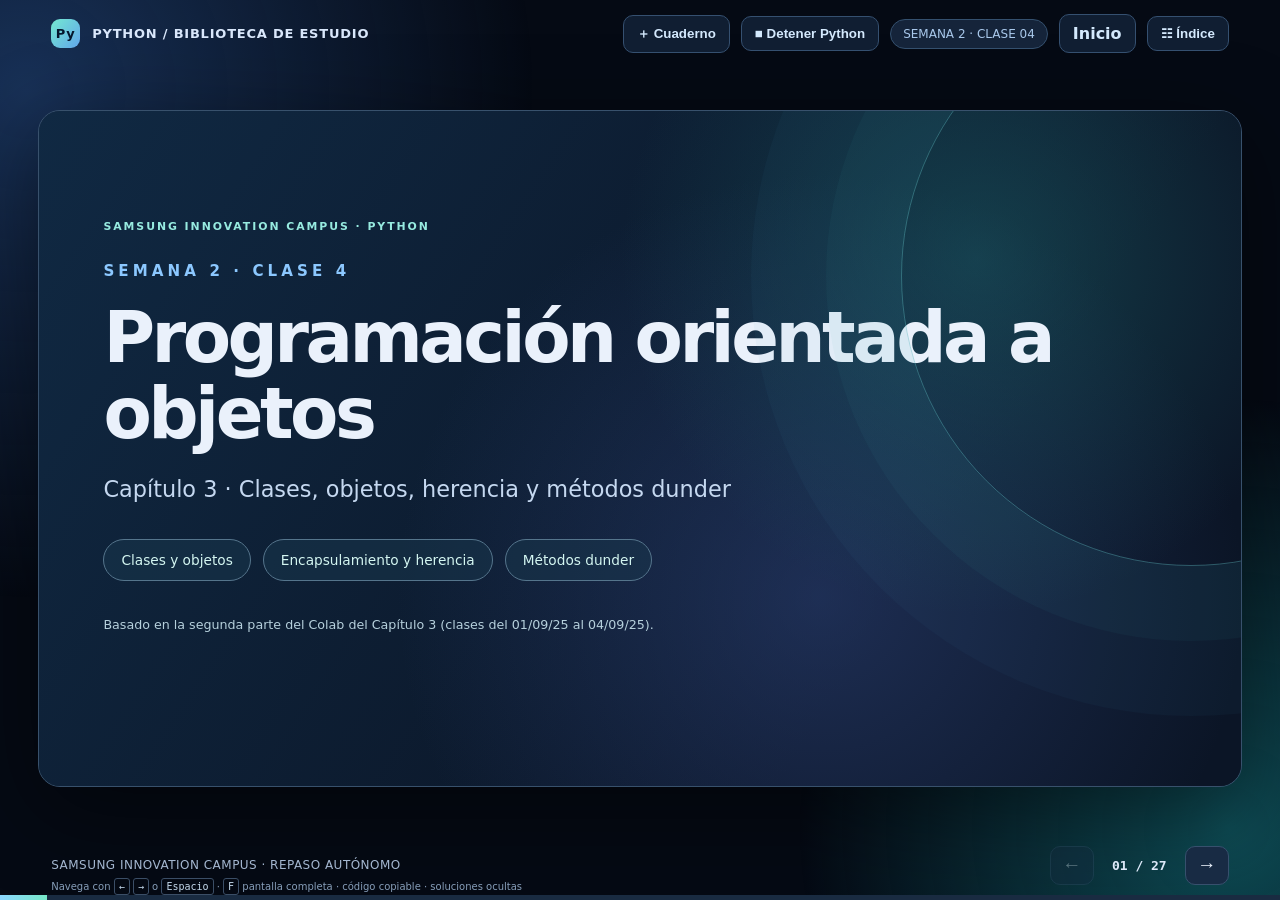
<file: clase_4.html>
<!doctype html><html lang="es"><head><meta charset="utf-8"><meta name="viewport" content="width=device-width,initial-scale=1"><title>Clase 4 | Python · Samsung Innovation Campus</title><meta name="description" content="Guía de estudio de Python basada en los Colab de Samsung Innovation Campus. Diapositivas, código y autoevaluación, funciona sin conexión."><style>pre { line-height: 125%; }
td.linenos .normal { color: #6e7681; background-color: #0d1117; padding-left: 5px; padding-right: 5px; }
span.linenos { color: #6e7681; background-color: #0d1117; padding-left: 5px; padding-right: 5px; }
td.linenos .special { color: #e6edf3; background-color: #6e7681; padding-left: 5px; padding-right: 5px; }
span.linenos.special { color: #e6edf3; background-color: #6e7681; padding-left: 5px; padding-right: 5px; }
.highlight .hll { background-color: #6e7681 }
.highlight { background: #0d1117; color: #E6EDF3 }
.highlight .c { color: #8B949E; font-style: italic } /* Comment */
.highlight .err { color: #F85149 } /* Error */
.highlight .esc { color: #E6EDF3 } /* Escape */
.highlight .g { color: #E6EDF3 } /* Generic */
.highlight .k { color: #FF7B72 } /* Keyword */
.highlight .l { color: #A5D6FF } /* Literal */
.highlight .n { color: #E6EDF3 } /* Name */
.highlight .o { color: #FF7B72; font-weight: bold } /* Operator */
.highlight .x { color: #E6EDF3 } /* Other */
.highlight .p { color: #E6EDF3 } /* Punctuation */
.highlight .ch { color: #8B949E; font-style: italic } /* Comment.Hashbang */
.highlight .cm { color: #8B949E; font-style: italic } /* Comment.Multiline */
.highlight .cp { color: #8B949E; font-weight: bold; font-style: italic } /* Comment.Preproc */
.highlight .cpf { color: #8B949E; font-style: italic } /* Comment.PreprocFile */
.highlight .c1 { color: #8B949E; font-style: italic } /* Comment.Single */
.highlight .cs { color: #8B949E; font-weight: bold; font-style: italic } /* Comment.Special */
.highlight .gd { color: #FFA198; background-color: #490202 } /* Generic.Deleted */
.highlight .ge { color: #E6EDF3; font-style: italic } /* Generic.Emph */
.highlight .ges { color: #E6EDF3; font-weight: bold; font-style: italic } /* Generic.EmphStrong */
.highlight .gr { color: #FFA198 } /* Generic.Error */
.highlight .gh { color: #79C0FF; font-weight: bold } /* Generic.Heading */
.highlight .gi { color: #56D364; background-color: #0F5323 } /* Generic.Inserted */
.highlight .go { color: #8B949E } /* Generic.Output */
.highlight .gp { color: #8B949E } /* Generic.Prompt */
.highlight .gs { color: #E6EDF3; font-weight: bold } /* Generic.Strong */
.highlight .gu { color: #79C0FF } /* Generic.Subheading */
.highlight .gt { color: #FF7B72 } /* Generic.Traceback */
.highlight .g-Underline { color: #E6EDF3; text-decoration: underline } /* Generic.Underline */
.highlight .kc { color: #79C0FF } /* Keyword.Constant */
.highlight .kd { color: #FF7B72 } /* Keyword.Declaration */
.highlight .kn { color: #FF7B72 } /* Keyword.Namespace */
.highlight .kp { color: #79C0FF } /* Keyword.Pseudo */
.highlight .kr { color: #FF7B72 } /* Keyword.Reserved */
.highlight .kt { color: #FF7B72 } /* Keyword.Type */
.highlight .ld { color: #79C0FF } /* Literal.Date */
.highlight .m { color: #A5D6FF } /* Literal.Number */
.highlight .s { color: #A5D6FF } /* Literal.String */
.highlight .na { color: #E6EDF3 } /* Name.Attribute */
.highlight .nb { color: #E6EDF3 } /* Name.Builtin */
.highlight .nc { color: #F0883E; font-weight: bold } /* Name.Class */
.highlight .no { color: #79C0FF; font-weight: bold } /* Name.Constant */
.highlight .nd { color: #D2A8FF; font-weight: bold } /* Name.Decorator */
.highlight .ni { color: #FFA657 } /* Name.Entity */
.highlight .ne { color: #F0883E; font-weight: bold } /* Name.Exception */
.highlight .nf { color: #D2A8FF; font-weight: bold } /* Name.Function */
.highlight .nl { color: #79C0FF; font-weight: bold } /* Name.Label */
.highlight .nn { color: #FF7B72 } /* Name.Namespace */
.highlight .nx { color: #E6EDF3 } /* Name.Other */
.highlight .py { color: #79C0FF } /* Name.Property */
.highlight .nt { color: #7EE787 } /* Name.Tag */
.highlight .nv { color: #79C0FF } /* Name.Variable */
.highlight .ow { color: #FF7B72; font-weight: bold } /* Operator.Word */
.highlight .pm { color: #E6EDF3 } /* Punctuation.Marker */
.highlight .w { color: #6E7681 } /* Text.Whitespace */
.highlight .mb { color: #A5D6FF } /* Literal.Number.Bin */
.highlight .mf { color: #A5D6FF } /* Literal.Number.Float */
.highlight .mh { color: #A5D6FF } /* Literal.Number.Hex */
.highlight .mi { color: #A5D6FF } /* Literal.Number.Integer */
.highlight .mo { color: #A5D6FF } /* Literal.Number.Oct */
.highlight .sa { color: #79C0FF } /* Literal.String.Affix */
.highlight .sb { color: #A5D6FF } /* Literal.String.Backtick */
.highlight .sc { color: #A5D6FF } /* Literal.String.Char */
.highlight .dl { color: #79C0FF } /* Literal.String.Delimiter */
.highlight .sd { color: #A5D6FF } /* Literal.String.Doc */
.highlight .s2 { color: #A5D6FF } /* Literal.String.Double */
.highlight .se { color: #79C0FF } /* Literal.String.Escape */
.highlight .sh { color: #79C0FF } /* Literal.String.Heredoc */
.highlight .si { color: #A5D6FF } /* Literal.String.Interpol */
.highlight .sx { color: #A5D6FF } /* Literal.String.Other */
.highlight .sr { color: #79C0FF } /* Literal.String.Regex */
.highlight .s1 { color: #A5D6FF } /* Literal.String.Single */
.highlight .ss { color: #A5D6FF } /* Literal.String.Symbol */
.highlight .bp { color: #E6EDF3 } /* Name.Builtin.Pseudo */
.highlight .fm { color: #D2A8FF; font-weight: bold } /* Name.Function.Magic */
.highlight .vc { color: #79C0FF } /* Name.Variable.Class */
.highlight .vg { color: #79C0FF } /* Name.Variable.Global */
.highlight .vi { color: #79C0FF } /* Name.Variable.Instance */
.highlight .vm { color: #79C0FF } /* Name.Variable.Magic */
.highlight .il { color: #A5D6FF } /* Literal.Number.Integer.Long */

:root{color-scheme:dark;--bg:#080e1a;--panel:#111c30;--text:#eaf1fb;--muted:#9db0cd;--border:#293c58;--mint:#75ead0;--sky:#8ac9ff;--amber:#ffdd9a;--code:#0a1120;--shadow:0 24px 90px #0007}
*{box-sizing:border-box}html,body{height:100%;margin:0}body{background:#050a14;color:var(--text);font-family:Inter,ui-sans-serif,system-ui,-apple-system,"Segoe UI",sans-serif;-webkit-font-smoothing:antialiased;overflow:hidden}
body::before{content:"";position:fixed;inset:0;background:radial-gradient(circle at 2% 10%,#183157 0%,transparent 34%),radial-gradient(circle at 96% 92%,#0e4b54 0%,transparent 29%);pointer-events:none}
nav.top{height:67px;display:flex;align-items:center;justify-content:space-between;gap:16px;padding:0 clamp(20px,4vw,65px);position:relative;z-index:10}
.brand{display:flex;align-items:center;gap:12px;color:#d9e7fb;font-size:13px;font-weight:700;letter-spacing:.06em}.brand-mark{width:29px;height:29px;border-radius:9px;background:linear-gradient(130deg,#74e9d1,#61a6eb);display:grid;place-items:center;color:#05162d;font-weight:900}.nav-right{display:flex;align-items:center;gap:11px}.nav-pill{font-size:12px;padding:7px 12px;background:#15243a;border:1px solid #34506e;border-radius:20px;color:#a9c8eb}.nav-btn{border:1px solid #355070;background:#101e32;color:#d4e9fd;border-radius:10px;padding:9px 13px;cursor:pointer;font-weight:650}.nav-btn:hover{background:#213954}
.deck-wrap{height:calc(100vh - 137px);width:100%;padding:0 clamp(14px,3vw,54px);display:grid;place-items:center}.deck{aspect-ratio:16/9;width:min(100%,calc((100vh - 153px)*16/9),1520px);max-height:100%;border:1px solid #38516c;border-radius:22px;box-shadow:var(--shadow);position:relative;overflow:hidden;background:linear-gradient(130deg,#162741,#0c1728 65%,#0e1e30)}.deck::before{content:"";position:absolute;inset:0;background:radial-gradient(circle at 85% 13%,#34588055,transparent 37%),radial-gradient(circle at 2% 98%,#1c655c27,transparent 38%);pointer-events:none}
.slide{display:none;position:absolute;inset:0;padding:clamp(30px,4.3vw,66px) clamp(36px,5vw,76px);overflow:auto;scrollbar-width:thin;scrollbar-color:#365574 transparent}.slide.active{display:block}.slide h2{font-size:clamp(26px,2.9vw,45px);line-height:1.12;margin:8px 0 13px;letter-spacing:-.037em;font-weight:830;max-width:93%}.slide h1{font-size:clamp(36px,5.3vw,85px);line-height:1.08;letter-spacing:-.05em;margin:0 0 24px}.overline{font-size:clamp(10px,.85vw,13px);color:var(--sky);letter-spacing:.18em;font-weight:770}.overline-dot{padding:0 9px;color:var(--mint)}.lead{max-width:1080px;color:#becfe4;font-size:clamp(15px,1.33vw,21px);line-height:1.55;margin:0 0 20px}.slide-grid{display:grid;grid-template-columns:minmax(0,.90fr) minmax(0,1.1fr);gap:17px;align-items:start}.slide-grid.no-code{grid-template-columns:1fr}.example-panel{min-width:0}.theory-panel{background:#17253ab9;border:1px solid #31445e;border-radius:16px;padding:22px 24px;min-width:0}.panel-kicker{color:#7dbce6;font-size:11px;font-weight:740;letter-spacing:.12em;margin-bottom:16px}.theory-panel ul{list-style:none;padding:0;margin:0;display:grid;gap:13px}.theory-panel li{font-size:clamp(13px,1.09vw,17px);line-height:1.45;color:#d5e4f5;position:relative;padding-left:18px}.theory-panel li::before{position:absolute;left:0;top:0;content:'•';color:var(--mint);font-weight:900}.theory-panel strong{color:#fff}code.inline{background:#293b54;color:#c2e9ff;padding:.06em .3em;border-radius:5px;font-size:.92em;font-family:ui-monospace,SFMono-Regular,Consolas,monospace;white-space:nowrap}.code-box{background:var(--code);border:1px solid #324964;border-radius:15px;min-width:0;overflow:hidden}.code-bar{height:38px;padding:0 14px;display:flex;gap:8px;align-items:center;background:#18263a;border-bottom:1px solid #324964;font-size:10px;font-weight:850;letter-spacing:.12em;color:#b4c8e2}.lang-dot{width:7px;height:7px;background:var(--mint);border-radius:50%}.copy-btn{margin-left:auto;background:#263c59;color:#d7ecff;border:0;border-radius:8px;padding:6px 10px;cursor:pointer;font-size:11px;letter-spacing:0}.copy-btn:hover{background:#38618b}.highlight{background:none !important}.highlight pre{font-family:ui-monospace,SFMono-Regular,Consolas,'Liberation Mono',monospace;font-size:clamp(12px,.99vw,15px);line-height:1.58;margin:0;padding:15px 17px;overflow-x:auto;white-space:pre;tab-size:4}.output-box{margin-top:10px;border:1px solid #2c4c57;border-radius:12px;background:#0d242c;overflow:hidden}.output-label{padding:10px 15px 0;color:#a0dccc;font-size:10px;letter-spacing:.13em;font-weight:800}.output-mark{font-size:15px;color:var(--mint)}.output-box pre{font:clamp(12px,.96vw,15px)/1.55 ui-monospace,SFMono-Regular,Consolas,monospace;padding:4px 15px 13px;margin:0;white-space:pre-wrap;color:#d7f5e8}.takeaway{margin-top:16px;border:1px solid #315d62;background:#163642ab;border-radius:12px;padding:13px 18px;display:grid;grid-template-columns:125px 1fr;gap:14px;align-items:center}.takeaway span{color:#8bdece;font-size:10px;letter-spacing:.1em;font-weight:850}.takeaway p{font-size:clamp(12px,1.04vw,15px);color:#dbf6ed;line-height:1.43;margin:0}.source-note{margin-top:10px;border-left:3px solid #d3a35d;background:#4d382239;padding:10px 14px;color:#f5d8aa;font-size:clamp(11px,.86vw,13px);line-height:1.42}.source-note span{font-size:10px;color:#ffdc99;font-weight:850;letter-spacing:.08em;margin-right:7px}.exercise-box{margin-top:22px;padding:25px 28px;border:1px solid #526da0;border-radius:17px;background:linear-gradient(120deg,#1b3152,#132438);max-width:990px}.exercise-tag{font-size:11px;font-weight:850;letter-spacing:.16em;color:#95cafd}.exercise-box p{font-size:clamp(17px,1.55vw,25px);line-height:1.56;color:#edf7ff;margin:15px 0 0}.solution-toggle{margin-top:22px;color:#051f25;background:var(--mint);border:0;border-radius:11px;padding:12px 19px;font-size:14px;font-weight:800;cursor:pointer}.solution-toggle span{padding-left:12px}.solution-content{margin-top:14px;max-width:960px}.solution-content[hidden]{display:none}.slide.chapter{background:radial-gradient(circle at 73% 54%,#23576988 0%,transparent 44%),linear-gradient(135deg,#173251,#0a1529 70%)}.chapter-content{position:relative;top:18%;max-width:1000px}.chapter-content .overline{color:var(--mint);margin-bottom:20px}.chapter-content h1{font-size:clamp(36px,5.1vw,72px)}.chapter-content p{font-size:clamp(17px,2vw,28px);color:#bed6eb}.chapter-art{position:absolute;inset:0;overflow:hidden}.arc{position:absolute;display:block;border:2px solid #74d4d044;border-radius:50%;width:630px;height:630px;right:-160px;top:1%}.arc-2{width:430px;height:430px;top:16%;right:-60px;border-color:#5d9bd644}.slide.cover{background:radial-gradient(circle at 78% 22%,#1d646d83,transparent 33%),radial-gradient(circle at 65% 72%,#3249857a,transparent 46%),linear-gradient(124deg,#102943,#0b1526 72%)}.cover .overline{margin-top:5%;color:#97ebe0}.hero-count{font-size:clamp(12px,1.18vw,18px);font-weight:800;color:#8cc8ff;margin:29px 0 20px;letter-spacing:.27em}.cover h1{max-width:1070px;font-size:clamp(39px,5.5vw,88px)}.hero-break{color:#75ead0}.hero-sub{font-size:clamp(16px,1.75vw,25px);color:#c5d8f0;max-width:930px}.hero-list{display:flex;gap:12px;flex-wrap:wrap;margin-top:37px}.hero-list span{padding:12px 17px;border:1px solid #55758c;background:#18364d8a;color:#d4f6f1;border-radius:28px;font-size:clamp(12px,1.07vw,16px)}.hero-foot{color:#b6d0dc;font-size:clamp(12px,.99vw,15px);line-height:1.5;margin-top:34px;max-width:850px}.hero-radial{position:absolute;width:580px;height:580px;border:1px solid #5cb4bb6e;border-radius:50%;right:-240px;top:-125px;box-shadow:0 0 0 75px #3ba5b60d,0 0 0 150px #3b8db60d}.slide-footer{height:70px;position:relative;z-index:5;display:flex;align-items:center;justify-content:space-between;gap:10px;padding:0 clamp(25px,4vw,65px);max-width:1650px;margin:auto}.slide-meta{color:#a4b7d0;font-size:12px;letter-spacing:.04em}.nav-bottom{display:flex;align-items:center;gap:11px}.nav-bottom button{background:#182b44;border:1px solid #37506d;color:#eaf2fc;width:44px;height:39px;border-radius:10px;font-size:19px;cursor:pointer}.nav-bottom button:hover{background:#274361}.nav-bottom button:disabled{opacity:.35;cursor:not-allowed}.slide-counter{font:700 13px ui-monospace,monospace;color:#dde9f9;min-width:69px;text-align:center}.progress-track{position:fixed;left:0;right:0;bottom:0;height:5px;background:#192b41;z-index:15}.progress-bar{width:0%;height:100%;background:linear-gradient(90deg,#8bd7ff,#76e7c7);transition:width .22s}.toc-backdrop{display:none;position:fixed;inset:0;background:#020913ba;z-index:19}.toc-backdrop.open{display:block}.toc{position:fixed;top:0;right:0;bottom:0;width:min(400px,90vw);background:#0e1b2d;border-left:1px solid #38516f;z-index:20;padding:27px 18px 35px;transform:translateX(105%);transition:transform .25s;overflow-y:auto}.toc.open{transform:translateX(0)}.toc h3{margin:3px 8px 19px;font-size:21px}.toc button.item{width:100%;border:0;background:transparent;color:#d3e3f4;text-align:left;padding:12px 13px;border-radius:9px;cursor:pointer;font-size:13px;line-height:1.4}.toc button.item:hover,.toc button.item.current{background:#24415d}.toc .num{color:#79cabf;font-family:ui-monospace,monospace;font-size:11px;margin-right:9px}.toc .close{float:right;background:#20364f;color:#fff;border:0;border-radius:8px;padding:8px 11px;cursor:pointer}.kbd{font-size:11px;color:#8dabc5}.presentation-help{position:fixed;bottom:8px;left:clamp(20px,4vw,65px);font-size:10px;color:#879eb9;z-index:10}.presentation-help kbd{color:#c5daed;border:1px solid #3b4e66;border-radius:3px;padding:2px 4px}
@media(max-width:980px){.deck-wrap{height:calc(100vh - 132px);padding:0 10px}.deck{width:100%;aspect-ratio:auto;height:100%;border-radius:16px}.slide{padding:25px 28px}.slide-grid{grid-template-columns:1fr}.slide h2{font-size:29px}.lead{font-size:16px}.theory-panel{padding:16px 17px}.theory-panel li{font-size:14px}.highlight pre{font-size:12px}.takeaway{grid-template-columns:1fr;gap:5px}.nav-pill{display:none}.cover h1{font-size:48px}.chapter-content{top:12%}.hero-list{margin-top:25px}.hero-count{margin-top:20px}}
@media(max-width:500px){nav.top{height:54px;padding:0 13px}.brand{font-size:11px;gap:8px}.nav-btn{padding:7px 10px}.deck-wrap{height:calc(100vh - 118px)}.slide{padding:22px 20px}.slide h2{font-size:26px}.lead{font-size:15px}.hero-count{margin:20px 0 10px}.cover h1{font-size:37px}.hero-sub{font-size:15px}.hero-list{gap:8px}.hero-list span{padding:8px 11px;font-size:11px}.hero-foot{font-size:12px}.slide-footer{height:60px;padding:0 15px}.slide-meta{font-size:10px}.presentation-help{display:none}}
@media print{body{overflow:visible;background:#fff}.top,.slide-footer,.progress-track,.presentation-help,.toc,.toc-backdrop{display:none !important}.deck-wrap{display:block;height:auto;padding:0}.deck{height:auto;max-height:none;width:100%;border:0;aspect-ratio:auto;box-shadow:none;overflow:visible;background:transparent}.slide{position:relative!important;display:block!important;width:100%;height:190mm;page-break-after:always;overflow:hidden;border-bottom:1px solid #333;border-radius:0}.slide:not(.cover):not(.chapter){background:#11203a!important}@page{size:landscape;margin:0}}
</style><link rel="stylesheet" href="assets/live-python.css"></head><body>
<nav class="top"><div class="brand"><div class="brand-mark">Py</div> PYTHON / BIBLIOTECA DE ESTUDIO</div><div class="nav-right"><span class="nav-pill">SEMANA 2 · CLASE 04</span><a class="nav-btn" href="index.html#semana-2" style="text-decoration:none">Inicio</a><button id="toc-open" class="nav-btn">☷ Índice</button></div></nav>
<main class="deck-wrap"><div class="deck"><section class="slide cover" data-index="0" aria-label="Diapositiva 1: Programación orientada a objetos"><div class="hero-radial"></div><div class="overline">SAMSUNG INNOVATION CAMPUS · PYTHON</div><div class="hero-count">SEMANA 2 · CLASE 4</div><h1>Programación orientada a objetos</h1><p class="hero-sub">Capítulo 3 · Clases, objetos, herencia y métodos dunder</p><div class="hero-list"><span>Clases y objetos</span><span>Encapsulamiento y herencia</span><span>Métodos dunder</span></div><p class="hero-foot">Basado en la segunda parte del Colab del Capítulo 3 (clases del 01/09/25 al 04/09/25).</p></section><section class="slide" data-index="1" aria-label="Diapositiva 2: Ruta de la clase"><div class="overline">INICIO <span class="overline-dot">●</span> GUÍA DE REPASO</div><h2>Ruta de la clase</h2><p class="lead">De la plantilla al objeto, y del objeto a uno que se comporta como un tipo de Python.</p><div class="slide-grid no-code"><div class="theory-panel"><div class="panel-kicker">EN POCAS PALABRAS</div><ul><li>01 · Clases y objetos: <code class="inline">class</code>, <code class="inline">__init__</code>, <code class="inline">self</code> y métodos.</li><li>02 · Encapsulamiento y herencia.</li><li>03 · Métodos dunder: <code class="inline">__str__</code>, <code class="inline">__repr__</code>, <code class="inline">__len__</code>, <code class="inline">__eq__</code> y <code class="inline">__add__</code>.</li><li>04 · Reto final: una playlist.</li></ul></div></div><div class="takeaway"><span>◆ IDEA CLAVE</span><p>Un método es una función que vive dentro de una clase: todo lo de la Clase 3 sigue valiendo.</p></div></section><section class="slide chapter" data-index="2" aria-label="Diapositiva 3: 01 / Clases y objetos"><div class="chapter-art"><span class="arc arc-1"></span><span class="arc arc-2"></span></div><div class="chapter-content"><div class="overline">SIGUIENTE BLOQUE</div><h1>01 / Clases y objetos</h1><p>El plano y lo que construyes con él.</p></div></section><section class="slide" data-index="3" aria-label="Diapositiva 4: Clase = plano, objeto = instancia"><div class="overline">CLASES Y OBJETOS <span class="overline-dot">●</span> GUÍA DE REPASO</div><h2>Clase = plano, objeto = instancia</h2><p class="lead">La POO se basa en dos ideas: la plantilla y las cosas concretas creadas con ella.</p><div class="slide-grid no-code"><div class="theory-panel"><div class="panel-kicker">EN POCAS PALABRAS</div><ul><li><strong>Clase</strong>: el plano. Define atributos (datos) y métodos (acciones).</li><li><strong>Objeto</strong>: una instancia concreta del plano, con sus propios datos.</li><li>Analogía: la receta de galletas es la clase; cada galleta horneada es un objeto.</li><li>Plano de un coche: tiene marca y modelo y puede conducir. Tu Tesla rojo es un objeto.</li></ul></div></div><div class="takeaway"><span>◆ IDEA CLAVE</span><p>Una clase, muchos objetos: todos comparten la estructura, pero cada uno guarda sus valores.</p></div></section><section class="slide" data-index="4" aria-label="Diapositiva 5: Tu primera clase: Coche"><div class="overline">CLASES Y OBJETOS <span class="overline-dot">●</span> GUÍA DE REPASO</div><h2>Tu primera clase: <code class="inline">Coche</code></h2><p class="lead">Defines la clase una vez y creas objetos llamándola como si fuera una función.</p><div class="slide-grid "><div class="theory-panel"><div class="panel-kicker">EN POCAS PALABRAS</div><ul><li><code class="inline">class Coche:</code> define la plantilla.</li><li><code class="inline">__init__</code> guarda <code class="inline">marca</code> y <code class="inline">modelo</code> en el objeto.</li><li><code class="inline">conducir</code> es un método: una función de la clase.</li><li><code class="inline">mi_coche = Coche(&quot;Tesla&quot;, &quot;Model 3&quot;)</code> crea el objeto.</li></ul></div><div class="example-panel"><div class="code-box"><div class="code-bar"><span class="lang-dot"></span><span>PYTHON</span><button class="copy-btn" aria-label="Copiar código">Copiar código</button></div><div class="highlight"><pre><span></span><span class="k">class</span><span class="w"> </span><span class="nc">Coche</span><span class="p">:</span>
    <span class="k">def</span><span class="w"> </span><span class="fm">__init__</span><span class="p">(</span><span class="bp">self</span><span class="p">,</span> <span class="n">marca</span><span class="p">,</span> <span class="n">modelo</span><span class="p">):</span>
        <span class="bp">self</span><span class="o">.</span><span class="n">marca</span> <span class="o">=</span> <span class="n">marca</span>
        <span class="bp">self</span><span class="o">.</span><span class="n">modelo</span> <span class="o">=</span> <span class="n">modelo</span>

    <span class="k">def</span><span class="w"> </span><span class="nf">conducir</span><span class="p">(</span><span class="bp">self</span><span class="p">,</span> <span class="n">distancia</span><span class="p">):</span>
        <span class="nb">print</span><span class="p">(</span><span class="sa">f</span><span class="s2">&quot;El </span><span class="si">{</span><span class="bp">self</span><span class="o">.</span><span class="n">marca</span><span class="si">}</span><span class="s2"> </span><span class="si">{</span><span class="bp">self</span><span class="o">.</span><span class="n">modelo</span><span class="si">}</span><span class="s2"> ha recorrido </span><span class="si">{</span><span class="n">distancia</span><span class="si">}</span><span class="s2"> km.&quot;</span><span class="p">)</span>

<span class="n">mi_coche</span> <span class="o">=</span> <span class="n">Coche</span><span class="p">(</span><span class="s2">&quot;Tesla&quot;</span><span class="p">,</span> <span class="s2">&quot;Model 3&quot;</span><span class="p">)</span>
<span class="n">mi_coche</span><span class="o">.</span><span class="n">conducir</span><span class="p">(</span><span class="mi">100</span><span class="p">)</span>
</pre></div></div><div class="output-box"><div class="output-label"><span class="output-mark">↳</span> SALIDA ESPERADA</div><pre>El Tesla Model 3 ha recorrido 100 km.</pre></div></div></div><div class="takeaway"><span>◆ IDEA CLAVE</span><p>Los métodos se llaman con punto: <code class="inline">objeto.metodo(argumentos)</code>.</p></div></section><section class="slide" data-index="5" aria-label="Diapositiva 6: __init__: el constructor"><div class="overline">CLASES Y OBJETOS <span class="overline-dot">●</span> GUÍA DE REPASO</div><h2><code class="inline">__init__</code>: el constructor</h2><p class="lead">Se ejecuta solo, cada vez que creas un objeto, para darle sus valores iniciales.</p><div class="slide-grid "><div class="theory-panel"><div class="panel-kicker">EN POCAS PALABRAS</div><ul><li>No lo llamas directamente: <code class="inline">Coche(...)</code> lo invoca por ti.</li><li><code class="inline">self.marca = marca</code> guarda el argumento como atributo del objeto.</li><li>Luego lees los atributos con <code class="inline">objeto.atributo</code>.</li></ul></div><div class="example-panel"><div class="code-box"><div class="code-bar"><span class="lang-dot"></span><span>PYTHON</span><button class="copy-btn" aria-label="Copiar código">Copiar código</button></div><div class="highlight"><pre><span></span><span class="k">class</span><span class="w"> </span><span class="nc">Coche</span><span class="p">:</span>
    <span class="k">def</span><span class="w"> </span><span class="fm">__init__</span><span class="p">(</span><span class="bp">self</span><span class="p">,</span> <span class="n">marca</span><span class="p">,</span> <span class="n">modelo</span><span class="p">):</span>
        <span class="bp">self</span><span class="o">.</span><span class="n">marca</span> <span class="o">=</span> <span class="n">marca</span>
        <span class="bp">self</span><span class="o">.</span><span class="n">modelo</span> <span class="o">=</span> <span class="n">modelo</span>

<span class="n">mi_coche</span> <span class="o">=</span> <span class="n">Coche</span><span class="p">(</span><span class="s2">&quot;Tesla&quot;</span><span class="p">,</span> <span class="s2">&quot;Model 3&quot;</span><span class="p">)</span>
<span class="nb">print</span><span class="p">(</span><span class="n">mi_coche</span><span class="o">.</span><span class="n">marca</span><span class="p">)</span>
<span class="nb">print</span><span class="p">(</span><span class="n">mi_coche</span><span class="o">.</span><span class="n">modelo</span><span class="p">)</span>
</pre></div></div><div class="output-box"><div class="output-label"><span class="output-mark">↳</span> SALIDA ESPERADA</div><pre>Tesla
Model 3</pre></div></div></div><div class="takeaway"><span>◆ IDEA CLAVE</span><p>Los parámetros de <code class="inline">__init__</code> (sin contar <code class="inline">self</code>) son los argumentos que pasas al crear el objeto.</p></div></section><section class="slide" data-index="6" aria-label="Diapositiva 7: self: el objeto que está trabajando"><div class="overline">CLASES Y OBJETOS <span class="overline-dot">●</span> GUÍA DE REPASO</div><h2><code class="inline">self</code>: el objeto que está trabajando</h2><p class="lead">Dentro de un método, <code class="inline">self</code> es el objeto concreto que recibió la llamada.</p><div class="slide-grid "><div class="theory-panel"><div class="panel-kicker">EN POCAS PALABRAS</div><ul><li><code class="inline">mi_coche.conducir(50)</code> equivale a <code class="inline">Coche.conducir(mi_coche, 50)</code>.</li><li>Con <code class="inline">self.km</code> cada coche lleva su propio kilometraje.</li><li>Un método puede leer y modificar los atributos de su objeto.</li></ul></div><div class="example-panel"><div class="code-box"><div class="code-bar"><span class="lang-dot"></span><span>PYTHON</span><button class="copy-btn" aria-label="Copiar código">Copiar código</button></div><div class="highlight"><pre><span></span><span class="k">class</span><span class="w"> </span><span class="nc">Coche</span><span class="p">:</span>
    <span class="k">def</span><span class="w"> </span><span class="fm">__init__</span><span class="p">(</span><span class="bp">self</span><span class="p">,</span> <span class="n">marca</span><span class="p">):</span>
        <span class="bp">self</span><span class="o">.</span><span class="n">marca</span> <span class="o">=</span> <span class="n">marca</span>
        <span class="bp">self</span><span class="o">.</span><span class="n">km</span> <span class="o">=</span> <span class="mi">0</span>

    <span class="k">def</span><span class="w"> </span><span class="nf">conducir</span><span class="p">(</span><span class="bp">self</span><span class="p">,</span> <span class="n">distancia</span><span class="p">):</span>
        <span class="bp">self</span><span class="o">.</span><span class="n">km</span> <span class="o">+=</span> <span class="n">distancia</span>

<span class="n">tesla</span> <span class="o">=</span> <span class="n">Coche</span><span class="p">(</span><span class="s2">&quot;Tesla&quot;</span><span class="p">)</span>
<span class="n">ford</span> <span class="o">=</span> <span class="n">Coche</span><span class="p">(</span><span class="s2">&quot;Ford&quot;</span><span class="p">)</span>
<span class="n">tesla</span><span class="o">.</span><span class="n">conducir</span><span class="p">(</span><span class="mi">100</span><span class="p">)</span>
<span class="n">tesla</span><span class="o">.</span><span class="n">conducir</span><span class="p">(</span><span class="mi">50</span><span class="p">)</span>
<span class="n">ford</span><span class="o">.</span><span class="n">conducir</span><span class="p">(</span><span class="mi">20</span><span class="p">)</span>
<span class="nb">print</span><span class="p">(</span><span class="n">tesla</span><span class="o">.</span><span class="n">marca</span><span class="p">,</span> <span class="n">tesla</span><span class="o">.</span><span class="n">km</span><span class="p">)</span>
<span class="nb">print</span><span class="p">(</span><span class="n">ford</span><span class="o">.</span><span class="n">marca</span><span class="p">,</span> <span class="n">ford</span><span class="o">.</span><span class="n">km</span><span class="p">)</span>
</pre></div></div><div class="output-box"><div class="output-label"><span class="output-mark">↳</span> SALIDA ESPERADA</div><pre>Tesla 150
Ford 20</pre></div></div></div><div class="takeaway"><span>◆ IDEA CLAVE</span><p>Dos objetos de la misma clase no comparten sus atributos: cada uno tiene los suyos.</p></div></section><section class="slide" data-index="7" aria-label="Diapositiva 8: Práctica 01 · Clase Mascota"><div class="overline">CLASES Y OBJETOS <span class="overline-dot">●</span> GUÍA DE REPASO</div><h2>Práctica 01 · Clase <code class="inline">Mascota</code></h2><p class="lead">Crea una clase con constructor y un método.</p><div class="exercise-box"><div class="exercise-tag">✦ DESAFÍO · INTÉNTALO SIN MIRAR</div><p>Define <code class="inline">Mascota</code> con los atributos <code class="inline">nombre</code> y <code class="inline">especie</code>, y un método <code class="inline">presentarse()</code> que devuelva <code class="inline">&quot;Soy Luna, un gato&quot;</code>. Crea dos mascotas e imprime su presentación.</p></div><button class="solution-toggle" aria-expanded="false">Mostrar solución <span>⌄</span></button><div class="solution-content" hidden><div class="code-box"><div class="code-bar"><span class="lang-dot"></span><span>PYTHON</span><button class="copy-btn" aria-label="Copiar código">Copiar código</button></div><div class="highlight"><pre><span></span><span class="k">class</span><span class="w"> </span><span class="nc">Mascota</span><span class="p">:</span>
    <span class="k">def</span><span class="w"> </span><span class="fm">__init__</span><span class="p">(</span><span class="bp">self</span><span class="p">,</span> <span class="n">nombre</span><span class="p">,</span> <span class="n">especie</span><span class="p">):</span>
        <span class="bp">self</span><span class="o">.</span><span class="n">nombre</span> <span class="o">=</span> <span class="n">nombre</span>
        <span class="bp">self</span><span class="o">.</span><span class="n">especie</span> <span class="o">=</span> <span class="n">especie</span>

    <span class="k">def</span><span class="w"> </span><span class="nf">presentarse</span><span class="p">(</span><span class="bp">self</span><span class="p">):</span>
        <span class="k">return</span> <span class="sa">f</span><span class="s2">&quot;Soy </span><span class="si">{</span><span class="bp">self</span><span class="o">.</span><span class="n">nombre</span><span class="si">}</span><span class="s2">, un </span><span class="si">{</span><span class="bp">self</span><span class="o">.</span><span class="n">especie</span><span class="si">}</span><span class="s2">&quot;</span>

<span class="n">luna</span> <span class="o">=</span> <span class="n">Mascota</span><span class="p">(</span><span class="s2">&quot;Luna&quot;</span><span class="p">,</span> <span class="s2">&quot;gato&quot;</span><span class="p">)</span>
<span class="n">rocky</span> <span class="o">=</span> <span class="n">Mascota</span><span class="p">(</span><span class="s2">&quot;Rocky&quot;</span><span class="p">,</span> <span class="s2">&quot;perro&quot;</span><span class="p">)</span>
<span class="nb">print</span><span class="p">(</span><span class="n">luna</span><span class="o">.</span><span class="n">presentarse</span><span class="p">())</span>
<span class="nb">print</span><span class="p">(</span><span class="n">rocky</span><span class="o">.</span><span class="n">presentarse</span><span class="p">())</span>
</pre></div></div><div class="output-box"><div class="output-label"><span class="output-mark">↳</span> SALIDA ESPERADA</div><pre>Soy Luna, un gato
Soy Rocky, un perro</pre></div></div><div class="takeaway"><span>PISTA / IDEA CLAVE</span><p>No olvides <code class="inline">self</code> como primer parámetro de cada método.</p></div></section><section class="slide chapter" data-index="8" aria-label="Diapositiva 9: 02 / Encapsulamiento y herencia"><div class="chapter-art"><span class="arc arc-1"></span><span class="arc arc-2"></span></div><div class="chapter-content"><div class="overline">SIGUIENTE BLOQUE</div><h1>02 / Encapsulamiento y herencia</h1><p>Proteger los datos y reutilizar código.</p></div></section><section class="slide" data-index="9" aria-label="Diapositiva 10: Encapsulamiento"><div class="overline">ENCAPSULAMIENTO <span class="overline-dot">●</span> GUÍA DE REPASO</div><h2>Encapsulamiento</h2><p class="lead">Agrupar datos y métodos en una clase, y que el resto del programa use los métodos en lugar de tocar los datos.</p><div class="slide-grid "><div class="theory-panel"><div class="panel-kicker">EN POCAS PALABRAS</div><ul><li>Analogía: un control remoto. Usas los botones (métodos) sin tocar los circuitos (datos).</li><li>En Python, un guion bajo (<code class="inline">_saldo</code>) indica «uso interno, no lo toques desde afuera».</li><li>Los métodos pueden validar: aquí no se permite retirar más de lo que hay.</li></ul></div><div class="example-panel"><div class="code-box"><div class="code-bar"><span class="lang-dot"></span><span>PYTHON</span><button class="copy-btn" aria-label="Copiar código">Copiar código</button></div><div class="highlight"><pre><span></span><span class="k">class</span><span class="w"> </span><span class="nc">CuentaBancaria</span><span class="p">:</span>
    <span class="k">def</span><span class="w"> </span><span class="fm">__init__</span><span class="p">(</span><span class="bp">self</span><span class="p">,</span> <span class="n">titular</span><span class="p">,</span> <span class="n">saldo</span><span class="o">=</span><span class="mi">0</span><span class="p">):</span>
        <span class="bp">self</span><span class="o">.</span><span class="n">titular</span> <span class="o">=</span> <span class="n">titular</span>
        <span class="bp">self</span><span class="o">.</span><span class="n">_saldo</span> <span class="o">=</span> <span class="n">saldo</span>

    <span class="k">def</span><span class="w"> </span><span class="nf">depositar</span><span class="p">(</span><span class="bp">self</span><span class="p">,</span> <span class="n">monto</span><span class="p">):</span>
        <span class="bp">self</span><span class="o">.</span><span class="n">_saldo</span> <span class="o">+=</span> <span class="n">monto</span>

    <span class="k">def</span><span class="w"> </span><span class="nf">retirar</span><span class="p">(</span><span class="bp">self</span><span class="p">,</span> <span class="n">monto</span><span class="p">):</span>
        <span class="k">if</span> <span class="n">monto</span> <span class="o">&gt;</span> <span class="bp">self</span><span class="o">.</span><span class="n">_saldo</span><span class="p">:</span>
            <span class="k">return</span> <span class="s2">&quot;Fondos insuficientes&quot;</span>
        <span class="bp">self</span><span class="o">.</span><span class="n">_saldo</span> <span class="o">-=</span> <span class="n">monto</span>
        <span class="k">return</span> <span class="s2">&quot;Retiro exitoso&quot;</span>

    <span class="k">def</span><span class="w"> </span><span class="nf">ver_saldo</span><span class="p">(</span><span class="bp">self</span><span class="p">):</span>
        <span class="k">return</span> <span class="bp">self</span><span class="o">.</span><span class="n">_saldo</span>

<span class="n">cuenta</span> <span class="o">=</span> <span class="n">CuentaBancaria</span><span class="p">(</span><span class="s2">&quot;Ana&quot;</span><span class="p">,</span> <span class="mi">100</span><span class="p">)</span>
<span class="n">cuenta</span><span class="o">.</span><span class="n">depositar</span><span class="p">(</span><span class="mi">50</span><span class="p">)</span>
<span class="nb">print</span><span class="p">(</span><span class="n">cuenta</span><span class="o">.</span><span class="n">retirar</span><span class="p">(</span><span class="mi">500</span><span class="p">))</span>
<span class="nb">print</span><span class="p">(</span><span class="n">cuenta</span><span class="o">.</span><span class="n">retirar</span><span class="p">(</span><span class="mi">30</span><span class="p">))</span>
<span class="nb">print</span><span class="p">(</span><span class="n">cuenta</span><span class="o">.</span><span class="n">ver_saldo</span><span class="p">())</span>
</pre></div></div><div class="output-box"><div class="output-label"><span class="output-mark">↳</span> SALIDA ESPERADA</div><pre>Fondos insuficientes
Retiro exitoso
120</pre></div></div></div><div class="takeaway"><span>◆ IDEA CLAVE</span><p>El Colab explica el encapsulamiento solo con teoría; este ejemplo es un refuerzo para verlo en código.</p></div></section><section class="slide" data-index="10" aria-label="Diapositiva 11: Herencia: Perro hereda de Animal"><div class="overline">HERENCIA <span class="overline-dot">●</span> GUÍA DE REPASO</div><h2>Herencia: <code class="inline">Perro</code> hereda de <code class="inline">Animal</code></h2><p class="lead">Una clase hija recibe los atributos y métodos de la clase padre y puede añadir los suyos.</p><div class="slide-grid "><div class="theory-panel"><div class="panel-kicker">EN POCAS PALABRAS</div><ul><li><code class="inline">class Perro(Animal):</code> indica que <code class="inline">Perro</code> hereda de <code class="inline">Animal</code>.</li><li><code class="inline">respirar</code> viene heredado; <code class="inline">ladrar</code> es propio de <code class="inline">Perro</code>.</li><li>Analogía: un perro respira como todo animal, pero además ladra.</li></ul></div><div class="example-panel"><div class="code-box"><div class="code-bar"><span class="lang-dot"></span><span>PYTHON</span><button class="copy-btn" aria-label="Copiar código">Copiar código</button></div><div class="highlight"><pre><span></span><span class="k">class</span><span class="w"> </span><span class="nc">Animal</span><span class="p">:</span>
    <span class="k">def</span><span class="w"> </span><span class="nf">respirar</span><span class="p">(</span><span class="bp">self</span><span class="p">):</span>
        <span class="nb">print</span><span class="p">(</span><span class="s2">&quot;Estoy respirando.&quot;</span><span class="p">)</span>

<span class="k">class</span><span class="w"> </span><span class="nc">Perro</span><span class="p">(</span><span class="n">Animal</span><span class="p">):</span>  <span class="c1"># Perro hereda de Animal</span>
    <span class="k">def</span><span class="w"> </span><span class="nf">ladrar</span><span class="p">(</span><span class="bp">self</span><span class="p">):</span>
        <span class="nb">print</span><span class="p">(</span><span class="s2">&quot;¡Guau!&quot;</span><span class="p">)</span>

<span class="n">mi_perro</span> <span class="o">=</span> <span class="n">Perro</span><span class="p">()</span>
<span class="n">mi_perro</span><span class="o">.</span><span class="n">respirar</span><span class="p">()</span>  <span class="c1"># método heredado</span>
<span class="n">mi_perro</span><span class="o">.</span><span class="n">ladrar</span><span class="p">()</span>    <span class="c1"># método propio</span>
</pre></div></div><div class="output-box"><div class="output-label"><span class="output-mark">↳</span> SALIDA ESPERADA</div><pre>Estoy respirando.
¡Guau!</pre></div></div></div><div class="takeaway"><span>◆ IDEA CLAVE</span><p>La herencia evita repetir código: lo común va en la clase padre.</p></div></section><section class="slide" data-index="11" aria-label="Diapositiva 12: Sobrescribir métodos y super()"><div class="overline">HERENCIA <span class="overline-dot">●</span> GUÍA DE REPASO</div><h2>Sobrescribir métodos y <code class="inline">super()</code></h2><p class="lead">La clase hija puede reemplazar un método del padre y reutilizar su constructor con <code class="inline">super()</code>.</p><div class="slide-grid "><div class="theory-panel"><div class="panel-kicker">EN POCAS PALABRAS</div><ul><li><code class="inline">super().__init__(nombre)</code> ejecuta el constructor de <code class="inline">Animal</code>.</li><li><code class="inline">Perro</code> y <code class="inline">Gato</code> redefinen <code class="inline">hablar</code> a su manera.</li><li>El mismo llamado <code class="inline">animal.hablar()</code> responde distinto según el objeto.</li><li><code class="inline">isinstance(luna, Animal)</code> es <code class="inline">True</code>: un gato también es un animal.</li></ul></div><div class="example-panel"><div class="code-box"><div class="code-bar"><span class="lang-dot"></span><span>PYTHON</span><button class="copy-btn" aria-label="Copiar código">Copiar código</button></div><div class="highlight"><pre><span></span><span class="k">class</span><span class="w"> </span><span class="nc">Animal</span><span class="p">:</span>
    <span class="k">def</span><span class="w"> </span><span class="fm">__init__</span><span class="p">(</span><span class="bp">self</span><span class="p">,</span> <span class="n">nombre</span><span class="p">):</span>
        <span class="bp">self</span><span class="o">.</span><span class="n">nombre</span> <span class="o">=</span> <span class="n">nombre</span>

    <span class="k">def</span><span class="w"> </span><span class="nf">hablar</span><span class="p">(</span><span class="bp">self</span><span class="p">):</span>
        <span class="k">return</span> <span class="s2">&quot;...&quot;</span>

<span class="k">class</span><span class="w"> </span><span class="nc">Perro</span><span class="p">(</span><span class="n">Animal</span><span class="p">):</span>
    <span class="k">def</span><span class="w"> </span><span class="fm">__init__</span><span class="p">(</span><span class="bp">self</span><span class="p">,</span> <span class="n">nombre</span><span class="p">,</span> <span class="n">raza</span><span class="p">):</span>
        <span class="nb">super</span><span class="p">()</span><span class="o">.</span><span class="fm">__init__</span><span class="p">(</span><span class="n">nombre</span><span class="p">)</span>
        <span class="bp">self</span><span class="o">.</span><span class="n">raza</span> <span class="o">=</span> <span class="n">raza</span>

    <span class="k">def</span><span class="w"> </span><span class="nf">hablar</span><span class="p">(</span><span class="bp">self</span><span class="p">):</span>
        <span class="k">return</span> <span class="s2">&quot;¡Guau!&quot;</span>

<span class="k">class</span><span class="w"> </span><span class="nc">Gato</span><span class="p">(</span><span class="n">Animal</span><span class="p">):</span>
    <span class="k">def</span><span class="w"> </span><span class="nf">hablar</span><span class="p">(</span><span class="bp">self</span><span class="p">):</span>
        <span class="k">return</span> <span class="s2">&quot;¡Miau!&quot;</span>

<span class="n">rocky</span> <span class="o">=</span> <span class="n">Perro</span><span class="p">(</span><span class="s2">&quot;Rocky&quot;</span><span class="p">,</span> <span class="s2">&quot;labrador&quot;</span><span class="p">)</span>
<span class="n">luna</span> <span class="o">=</span> <span class="n">Gato</span><span class="p">(</span><span class="s2">&quot;Luna&quot;</span><span class="p">)</span>
<span class="k">for</span> <span class="n">animal</span> <span class="ow">in</span> <span class="p">[</span><span class="n">rocky</span><span class="p">,</span> <span class="n">luna</span><span class="p">,</span> <span class="n">Animal</span><span class="p">(</span><span class="s2">&quot;Genérico&quot;</span><span class="p">)]:</span>
    <span class="nb">print</span><span class="p">(</span><span class="n">animal</span><span class="o">.</span><span class="n">nombre</span><span class="p">,</span> <span class="s2">&quot;dice&quot;</span><span class="p">,</span> <span class="n">animal</span><span class="o">.</span><span class="n">hablar</span><span class="p">())</span>
<span class="nb">print</span><span class="p">(</span><span class="n">rocky</span><span class="o">.</span><span class="n">raza</span><span class="p">,</span> <span class="nb">isinstance</span><span class="p">(</span><span class="n">luna</span><span class="p">,</span> <span class="n">Animal</span><span class="p">))</span>
</pre></div></div><div class="output-box"><div class="output-label"><span class="output-mark">↳</span> SALIDA ESPERADA</div><pre>Rocky dice ¡Guau!
Luna dice ¡Miau!
Genérico dice ...
labrador True</pre></div></div></div><div class="takeaway"><span>◆ IDEA CLAVE</span><p>Refuerzo: el Colab presenta la herencia básica; <code class="inline">super()</code> y la sobrescritura son el paso siguiente.</p></div></section><section class="slide" data-index="12" aria-label="Diapositiva 13: Práctica 02 · Vehículos"><div class="overline">HERENCIA <span class="overline-dot">●</span> GUÍA DE REPASO</div><h2>Práctica 02 · Vehículos</h2><p class="lead">Crea una clase padre y una hija que reutilice su constructor.</p><div class="exercise-box"><div class="exercise-tag">✦ DESAFÍO · INTÉNTALO SIN MIRAR</div><p>Define <code class="inline">Vehiculo(marca, ruedas)</code> con un método <code class="inline">describir()</code> que devuelva <code class="inline">&quot;Yamaha con 2 ruedas&quot;</code>. Crea <code class="inline">Moto(Vehiculo)</code> cuyo constructor reciba solo <code class="inline">marca</code> y llame a <code class="inline">super().__init__(marca, 2)</code>.</p></div><button class="solution-toggle" aria-expanded="false">Mostrar solución <span>⌄</span></button><div class="solution-content" hidden><div class="code-box"><div class="code-bar"><span class="lang-dot"></span><span>PYTHON</span><button class="copy-btn" aria-label="Copiar código">Copiar código</button></div><div class="highlight"><pre><span></span><span class="k">class</span><span class="w"> </span><span class="nc">Vehiculo</span><span class="p">:</span>
    <span class="k">def</span><span class="w"> </span><span class="fm">__init__</span><span class="p">(</span><span class="bp">self</span><span class="p">,</span> <span class="n">marca</span><span class="p">,</span> <span class="n">ruedas</span><span class="p">):</span>
        <span class="bp">self</span><span class="o">.</span><span class="n">marca</span> <span class="o">=</span> <span class="n">marca</span>
        <span class="bp">self</span><span class="o">.</span><span class="n">ruedas</span> <span class="o">=</span> <span class="n">ruedas</span>

    <span class="k">def</span><span class="w"> </span><span class="nf">describir</span><span class="p">(</span><span class="bp">self</span><span class="p">):</span>
        <span class="k">return</span> <span class="sa">f</span><span class="s2">&quot;</span><span class="si">{</span><span class="bp">self</span><span class="o">.</span><span class="n">marca</span><span class="si">}</span><span class="s2"> con </span><span class="si">{</span><span class="bp">self</span><span class="o">.</span><span class="n">ruedas</span><span class="si">}</span><span class="s2"> ruedas&quot;</span>

<span class="k">class</span><span class="w"> </span><span class="nc">Moto</span><span class="p">(</span><span class="n">Vehiculo</span><span class="p">):</span>
    <span class="k">def</span><span class="w"> </span><span class="fm">__init__</span><span class="p">(</span><span class="bp">self</span><span class="p">,</span> <span class="n">marca</span><span class="p">):</span>
        <span class="nb">super</span><span class="p">()</span><span class="o">.</span><span class="fm">__init__</span><span class="p">(</span><span class="n">marca</span><span class="p">,</span> <span class="mi">2</span><span class="p">)</span>

<span class="nb">print</span><span class="p">(</span><span class="n">Vehiculo</span><span class="p">(</span><span class="s2">&quot;Toyota&quot;</span><span class="p">,</span> <span class="mi">4</span><span class="p">)</span><span class="o">.</span><span class="n">describir</span><span class="p">())</span>
<span class="nb">print</span><span class="p">(</span><span class="n">Moto</span><span class="p">(</span><span class="s2">&quot;Yamaha&quot;</span><span class="p">)</span><span class="o">.</span><span class="n">describir</span><span class="p">())</span>
</pre></div></div><div class="output-box"><div class="output-label"><span class="output-mark">↳</span> SALIDA ESPERADA</div><pre>Toyota con 4 ruedas
Yamaha con 2 ruedas</pre></div></div><div class="takeaway"><span>PISTA / IDEA CLAVE</span><p><code class="inline">Moto</code> no define <code class="inline">describir</code>: lo hereda tal cual de <code class="inline">Vehiculo</code>.</p></div></section><section class="slide chapter" data-index="13" aria-label="Diapositiva 14: 03 / Métodos dunder"><div class="chapter-art"><span class="arc arc-1"></span><span class="arc arc-2"></span></div><div class="chapter-content"><div class="overline">SIGUIENTE BLOQUE</div><h1>03 / Métodos dunder</h1><p>Superpoderes para tus objetos.</p></div></section><section class="slide" data-index="14" aria-label="Diapositiva 15: POO y métodos dunder"><div class="overline">MÉTODOS DUNDER <span class="overline-dot">●</span> GUÍA DE REPASO</div><h2>POO y métodos dunder</h2><p class="lead">«Dunder» viene de *double underscore*: métodos con doble guion bajo a cada lado.</p><div class="slide-grid no-code"><div class="theory-panel"><div class="panel-kicker">EN POCAS PALABRAS</div><ul><li>La POO es el plano general: atributos y métodos.</li><li>Los dunder definen cómo reacciona tu objeto ante Python: <code class="inline">print()</code>, <code class="inline">len()</code>, <code class="inline">==</code>, <code class="inline">+</code>.</li><li>Nunca los llamas directamente: Python los invoca por ti.</li><li><code class="inline">__init__</code> ya es un dunder: lo dispara <code class="inline">Clase(...)</code>.</li></ul></div></div><div class="takeaway"><span>◆ IDEA CLAVE</span><p>Si quieres que tu objeto se imprima bonito, se compare o se sume, hay un dunder para eso.</p></div></section><section class="slide" data-index="15" aria-label="Diapositiva 16: __str__: cómo se imprime tu objeto"><div class="overline">MÉTODOS DUNDER <span class="overline-dot">●</span> GUÍA DE REPASO</div><h2><code class="inline">__str__</code>: cómo se imprime tu objeto</h2><p class="lead">Define el texto legible que aparece al usar <code class="inline">print()</code> o <code class="inline">str()</code>.</p><div class="slide-grid "><div class="theory-panel"><div class="panel-kicker">EN POCAS PALABRAS</div><ul><li>Debe devolver (<code class="inline">return</code>) una cadena, no imprimirla.</li><li>Es pensado para el usuario final: claro y amigable.</li></ul></div><div class="example-panel"><div class="code-box"><div class="code-bar"><span class="lang-dot"></span><span>PYTHON</span><button class="copy-btn" aria-label="Copiar código">Copiar código</button></div><div class="highlight"><pre><span></span><span class="k">class</span><span class="w"> </span><span class="nc">Persona</span><span class="p">:</span>
    <span class="k">def</span><span class="w"> </span><span class="fm">__init__</span><span class="p">(</span><span class="bp">self</span><span class="p">,</span> <span class="n">nombre</span><span class="p">,</span> <span class="n">edad</span><span class="p">):</span>
        <span class="bp">self</span><span class="o">.</span><span class="n">nombre</span> <span class="o">=</span> <span class="n">nombre</span>
        <span class="bp">self</span><span class="o">.</span><span class="n">edad</span> <span class="o">=</span> <span class="n">edad</span>

    <span class="k">def</span><span class="w"> </span><span class="fm">__str__</span><span class="p">(</span><span class="bp">self</span><span class="p">):</span>
        <span class="k">return</span> <span class="sa">f</span><span class="s2">&quot;Persona: </span><span class="si">{</span><span class="bp">self</span><span class="o">.</span><span class="n">nombre</span><span class="si">}</span><span class="s2">, </span><span class="si">{</span><span class="bp">self</span><span class="o">.</span><span class="n">edad</span><span class="si">}</span><span class="s2"> años&quot;</span>

<span class="n">persona1</span> <span class="o">=</span> <span class="n">Persona</span><span class="p">(</span><span class="s2">&quot;Ana&quot;</span><span class="p">,</span> <span class="mi">30</span><span class="p">)</span>
<span class="nb">print</span><span class="p">(</span><span class="n">persona1</span><span class="p">)</span>
<span class="nb">print</span><span class="p">(</span><span class="nb">str</span><span class="p">(</span><span class="n">persona1</span><span class="p">)</span><span class="o">.</span><span class="n">upper</span><span class="p">())</span>
</pre></div></div><div class="output-box"><div class="output-label"><span class="output-mark">↳</span> SALIDA ESPERADA</div><pre>Persona: Ana, 30 años
PERSONA: ANA, 30 AÑOS</pre></div></div></div><div class="takeaway"><span>◆ IDEA CLAVE</span><p>Sin <code class="inline">__str__</code>, <code class="inline">print</code> no sabe qué mostrar de tu objeto.</p></div></section><section class="slide" data-index="16" aria-label="Diapositiva 17: Sin __str__: el mensaje raro"><div class="overline">MÉTODOS DUNDER <span class="overline-dot">●</span> GUÍA DE REPASO</div><h2>Sin <code class="inline">__str__</code>: el mensaje raro</h2><p class="lead">Si la clase no define cómo mostrarse, Python imprime su tipo y su dirección en memoria.</p><div class="slide-grid "><div class="theory-panel"><div class="panel-kicker">EN POCAS PALABRAS</div><ul><li>Verás algo como <code class="inline">&lt;__main__.Coche object at 0x…&gt;</code>.</li><li>La dirección cambia en cada ejecución.</li><li>La solución es añadir <code class="inline">__str__</code> (o <code class="inline">__repr__</code>).</li></ul></div><div class="example-panel"><div class="code-box"><div class="code-bar"><span class="lang-dot"></span><span>PYTHON</span><button class="copy-btn" aria-label="Copiar código">Copiar código</button></div><div class="highlight"><pre><span></span><span class="k">class</span><span class="w"> </span><span class="nc">Coche</span><span class="p">:</span>
    <span class="k">def</span><span class="w"> </span><span class="fm">__init__</span><span class="p">(</span><span class="bp">self</span><span class="p">,</span> <span class="n">marca</span><span class="p">,</span> <span class="n">modelo</span><span class="p">):</span>
        <span class="bp">self</span><span class="o">.</span><span class="n">marca</span> <span class="o">=</span> <span class="n">marca</span>
        <span class="bp">self</span><span class="o">.</span><span class="n">modelo</span> <span class="o">=</span> <span class="n">modelo</span>

<span class="n">mi_coche</span> <span class="o">=</span> <span class="n">Coche</span><span class="p">(</span><span class="s2">&quot;Ford&quot;</span><span class="p">,</span> <span class="s2">&quot;Focus&quot;</span><span class="p">)</span>
<span class="nb">print</span><span class="p">(</span><span class="n">mi_coche</span><span class="p">)</span>
</pre></div></div><div class="output-box"><div class="output-label"><span class="output-mark">↳</span> SALIDA ESPERADA</div><pre>&lt;__main__.Coche object at 0x…&gt;   (la dirección cambia en cada ejecución)</pre></div></div></div><div class="source-note"><span>↪ ACLARACIÓN DEL COLAB</span> El comentario del Colab dice «Salida: Coche: Ford Focus», pero esa clase no tiene <code class="inline">__str__</code>, así que se imprime la dirección del objeto, como muestra la salida real del Colab.</div></section><section class="slide" data-index="17" aria-label="Diapositiva 18: __repr__: la versión para programadores"><div class="overline">MÉTODOS DUNDER <span class="overline-dot">●</span> GUÍA DE REPASO</div><h2><code class="inline">__repr__</code>: la versión para programadores</h2><p class="lead">Una representación inequívoca, idealmente la forma de volver a crear el objeto.</p><div class="slide-grid "><div class="theory-panel"><div class="panel-kicker">EN POCAS PALABRAS</div><ul><li>La usan <code class="inline">repr()</code>, la consola y las listas al mostrarse.</li><li>Si no hay <code class="inline">__str__</code>, <code class="inline">print</code> usa <code class="inline">__repr__</code>.</li><li><code class="inline">__str__</code> es para personas; <code class="inline">__repr__</code>, para depurar.</li></ul></div><div class="example-panel"><div class="code-box"><div class="code-bar"><span class="lang-dot"></span><span>PYTHON</span><button class="copy-btn" aria-label="Copiar código">Copiar código</button></div><div class="highlight"><pre><span></span><span class="k">class</span><span class="w"> </span><span class="nc">Punto</span><span class="p">:</span>
    <span class="k">def</span><span class="w"> </span><span class="fm">__init__</span><span class="p">(</span><span class="bp">self</span><span class="p">,</span> <span class="n">x</span><span class="p">,</span> <span class="n">y</span><span class="p">):</span>
        <span class="bp">self</span><span class="o">.</span><span class="n">x</span> <span class="o">=</span> <span class="n">x</span>
        <span class="bp">self</span><span class="o">.</span><span class="n">y</span> <span class="o">=</span> <span class="n">y</span>

    <span class="k">def</span><span class="w"> </span><span class="fm">__repr__</span><span class="p">(</span><span class="bp">self</span><span class="p">):</span>
        <span class="k">return</span> <span class="sa">f</span><span class="s2">&quot;Punto(x=</span><span class="si">{</span><span class="bp">self</span><span class="o">.</span><span class="n">x</span><span class="si">}</span><span class="s2">, y=</span><span class="si">{</span><span class="bp">self</span><span class="o">.</span><span class="n">y</span><span class="si">}</span><span class="s2">)&quot;</span>

<span class="n">p</span> <span class="o">=</span> <span class="n">Punto</span><span class="p">(</span><span class="mi">6</span><span class="p">,</span> <span class="mi">4</span><span class="p">)</span>
<span class="nb">print</span><span class="p">(</span><span class="nb">repr</span><span class="p">(</span><span class="n">p</span><span class="p">))</span>
<span class="nb">print</span><span class="p">(</span><span class="n">p</span><span class="p">)</span>
<span class="nb">print</span><span class="p">([</span><span class="n">p</span><span class="p">,</span> <span class="n">Punto</span><span class="p">(</span><span class="mi">0</span><span class="p">,</span> <span class="mi">0</span><span class="p">)])</span>
</pre></div></div><div class="output-box"><div class="output-label"><span class="output-mark">↳</span> SALIDA ESPERADA</div><pre>Punto(x=6, y=4)
Punto(x=6, y=4)
[Punto(x=6, y=4), Punto(x=0, y=0)]</pre></div></div></div><div class="source-note"><span>↪ ACLARACIÓN DEL COLAB</span> El comentario del Colab dice «Punto(x=3, y=4)», pero el objeto se crea con <code class="inline">Punto(6, 4)</code>.</div></section><section class="slide" data-index="18" aria-label="Diapositiva 19: __len__: que len() funcione"><div class="overline">MÉTODOS DUNDER <span class="overline-dot">●</span> GUÍA DE REPASO</div><h2><code class="inline">__len__</code>: que <code class="inline">len()</code> funcione</h2><p class="lead">Ideal para clases que guardan una colección, como una pila.</p><div class="slide-grid "><div class="theory-panel"><div class="panel-kicker">EN POCAS PALABRAS</div><ul><li><code class="inline">len(pila)</code> llama a <code class="inline">pila.__len__()</code>.</li><li>Debe devolver un entero.</li><li>Aquí la pila delega en la lista interna <code class="inline">self.items</code>.</li></ul></div><div class="example-panel"><div class="code-box"><div class="code-bar"><span class="lang-dot"></span><span>PYTHON</span><button class="copy-btn" aria-label="Copiar código">Copiar código</button></div><div class="highlight"><pre><span></span><span class="k">class</span><span class="w"> </span><span class="nc">Pila</span><span class="p">:</span>
    <span class="k">def</span><span class="w"> </span><span class="fm">__init__</span><span class="p">(</span><span class="bp">self</span><span class="p">):</span>
        <span class="bp">self</span><span class="o">.</span><span class="n">items</span> <span class="o">=</span> <span class="p">[]</span>

    <span class="k">def</span><span class="w"> </span><span class="fm">__len__</span><span class="p">(</span><span class="bp">self</span><span class="p">):</span>
        <span class="k">return</span> <span class="nb">len</span><span class="p">(</span><span class="bp">self</span><span class="o">.</span><span class="n">items</span><span class="p">)</span>

    <span class="k">def</span><span class="w"> </span><span class="nf">_push</span><span class="p">(</span><span class="bp">self</span><span class="p">,</span> <span class="n">item</span><span class="p">):</span>
        <span class="bp">self</span><span class="o">.</span><span class="n">items</span><span class="o">.</span><span class="n">append</span><span class="p">(</span><span class="n">item</span><span class="p">)</span>

<span class="n">pila</span> <span class="o">=</span> <span class="n">Pila</span><span class="p">()</span>
<span class="k">for</span> <span class="n">valor</span> <span class="ow">in</span> <span class="p">[</span><span class="mi">10</span><span class="p">,</span> <span class="mi">20</span><span class="p">,</span> <span class="mi">30</span><span class="p">,</span> <span class="mi">60</span><span class="p">,</span> <span class="mi">40</span><span class="p">]:</span>
    <span class="n">pila</span><span class="o">.</span><span class="n">_push</span><span class="p">(</span><span class="n">valor</span><span class="p">)</span>
<span class="nb">print</span><span class="p">(</span><span class="nb">len</span><span class="p">(</span><span class="n">pila</span><span class="p">))</span>
</pre></div></div><div class="output-box"><div class="output-label"><span class="output-mark">↳</span> SALIDA ESPERADA</div><pre>5</pre></div></div></div><div class="source-note"><span>↪ ACLARACIÓN DEL COLAB</span> El comentario del Colab dice «Salida: 2», pero se apilan cinco valores, así que <code class="inline">len(pila)</code> es 5. Además, el guion bajo de <code class="inline">_push</code> indica uso interno; para un método pensado para usarse desde afuera, sería más claro llamarlo <code class="inline">push</code> o <code class="inline">apilar</code>.</div></section><section class="slide" data-index="19" aria-label="Diapositiva 20: __eq__: comparar con =="><div class="overline">MÉTODOS DUNDER <span class="overline-dot">●</span> GUÍA DE REPASO</div><h2><code class="inline">__eq__</code>: comparar con <code class="inline">==</code></h2><p class="lead">Decide cuándo dos objetos de tu clase cuentan como iguales.</p><div class="slide-grid "><div class="theory-panel"><div class="panel-kicker">EN POCAS PALABRAS</div><ul><li>Sin <code class="inline">__eq__</code>, <code class="inline">==</code> solo es <code class="inline">True</code> si es exactamente el mismo objeto.</li><li>Aquí, dos coches son iguales si coinciden marca y modelo.</li><li>Debe devolver <code class="inline">True</code> o <code class="inline">False</code>.</li></ul></div><div class="example-panel"><div class="code-box"><div class="code-bar"><span class="lang-dot"></span><span>PYTHON</span><button class="copy-btn" aria-label="Copiar código">Copiar código</button></div><div class="highlight"><pre><span></span><span class="k">class</span><span class="w"> </span><span class="nc">Coche</span><span class="p">:</span>
    <span class="k">def</span><span class="w"> </span><span class="fm">__init__</span><span class="p">(</span><span class="bp">self</span><span class="p">,</span> <span class="n">marca</span><span class="p">,</span> <span class="n">modelo</span><span class="p">):</span>
        <span class="bp">self</span><span class="o">.</span><span class="n">marca</span> <span class="o">=</span> <span class="n">marca</span>
        <span class="bp">self</span><span class="o">.</span><span class="n">modelo</span> <span class="o">=</span> <span class="n">modelo</span>

    <span class="k">def</span><span class="w"> </span><span class="fm">__eq__</span><span class="p">(</span><span class="bp">self</span><span class="p">,</span> <span class="n">otro</span><span class="p">):</span>
        <span class="k">return</span> <span class="bp">self</span><span class="o">.</span><span class="n">marca</span> <span class="o">==</span> <span class="n">otro</span><span class="o">.</span><span class="n">marca</span> <span class="ow">and</span> <span class="bp">self</span><span class="o">.</span><span class="n">modelo</span> <span class="o">==</span> <span class="n">otro</span><span class="o">.</span><span class="n">modelo</span>

<span class="n">coche1</span> <span class="o">=</span> <span class="n">Coche</span><span class="p">(</span><span class="s2">&quot;Bmw&quot;</span><span class="p">,</span> <span class="s2">&quot;Model 5&quot;</span><span class="p">)</span>
<span class="n">coche2</span> <span class="o">=</span> <span class="n">Coche</span><span class="p">(</span><span class="s2">&quot;Bmw&quot;</span><span class="p">,</span> <span class="s2">&quot;Model 5&quot;</span><span class="p">)</span>
<span class="n">coche3</span> <span class="o">=</span> <span class="n">Coche</span><span class="p">(</span><span class="s2">&quot;Rolls Royce&quot;</span><span class="p">,</span> <span class="s2">&quot;Model 1&quot;</span><span class="p">)</span>
<span class="nb">print</span><span class="p">(</span><span class="n">coche1</span> <span class="o">==</span> <span class="n">coche2</span><span class="p">)</span>
<span class="nb">print</span><span class="p">(</span><span class="n">coche1</span> <span class="o">==</span> <span class="n">coche3</span><span class="p">)</span>
</pre></div></div><div class="output-box"><div class="output-label"><span class="output-mark">↳</span> SALIDA ESPERADA</div><pre>True
False</pre></div></div></div><div class="takeaway"><span>◆ IDEA CLAVE</span><p>Prueba a borrar <code class="inline">__eq__</code> y vuelve a ejecutar: <code class="inline">coche1 == coche2</code> pasará a ser <code class="inline">False</code>.</p></div></section><section class="slide" data-index="20" aria-label="Diapositiva 21: __add__: sumar objetos con +"><div class="overline">MÉTODOS DUNDER <span class="overline-dot">●</span> GUÍA DE REPASO</div><h2><code class="inline">__add__</code>: sumar objetos con <code class="inline">+</code></h2><p class="lead">Define qué significa <code class="inline">objeto1 + objeto2</code> para tu clase.</p><div class="slide-grid "><div class="theory-panel"><div class="panel-kicker">EN POCAS PALABRAS</div><ul><li><code class="inline">v1 + v2</code> llama a <code class="inline">v1.__add__(v2)</code>.</li><li>Devuelve un objeto <strong>nuevo</strong>; no modifica los originales.</li><li>Como el resultado también es un <code class="inline">Vector</code>, puedes encadenar sumas.</li></ul></div><div class="example-panel"><div class="code-box"><div class="code-bar"><span class="lang-dot"></span><span>PYTHON</span><button class="copy-btn" aria-label="Copiar código">Copiar código</button></div><div class="highlight"><pre><span></span><span class="k">class</span><span class="w"> </span><span class="nc">Vector</span><span class="p">:</span>
    <span class="k">def</span><span class="w"> </span><span class="fm">__init__</span><span class="p">(</span><span class="bp">self</span><span class="p">,</span> <span class="n">x</span><span class="p">,</span> <span class="n">y</span><span class="p">,</span> <span class="n">z</span><span class="p">):</span>
        <span class="bp">self</span><span class="o">.</span><span class="n">x</span> <span class="o">=</span> <span class="n">x</span>
        <span class="bp">self</span><span class="o">.</span><span class="n">y</span> <span class="o">=</span> <span class="n">y</span>
        <span class="bp">self</span><span class="o">.</span><span class="n">z</span> <span class="o">=</span> <span class="n">z</span>

    <span class="k">def</span><span class="w"> </span><span class="fm">__add__</span><span class="p">(</span><span class="bp">self</span><span class="p">,</span> <span class="n">otro</span><span class="p">):</span>
        <span class="k">return</span> <span class="n">Vector</span><span class="p">(</span><span class="bp">self</span><span class="o">.</span><span class="n">x</span> <span class="o">+</span> <span class="n">otro</span><span class="o">.</span><span class="n">x</span><span class="p">,</span> <span class="bp">self</span><span class="o">.</span><span class="n">y</span> <span class="o">+</span> <span class="n">otro</span><span class="o">.</span><span class="n">y</span><span class="p">,</span> <span class="bp">self</span><span class="o">.</span><span class="n">z</span> <span class="o">+</span> <span class="n">otro</span><span class="o">.</span><span class="n">z</span><span class="p">)</span>

    <span class="k">def</span><span class="w"> </span><span class="fm">__str__</span><span class="p">(</span><span class="bp">self</span><span class="p">):</span>
        <span class="k">return</span> <span class="sa">f</span><span class="s2">&quot;(</span><span class="si">{</span><span class="bp">self</span><span class="o">.</span><span class="n">x</span><span class="si">}</span><span class="s2">, </span><span class="si">{</span><span class="bp">self</span><span class="o">.</span><span class="n">y</span><span class="si">}</span><span class="s2">, </span><span class="si">{</span><span class="bp">self</span><span class="o">.</span><span class="n">z</span><span class="si">}</span><span class="s2">)&quot;</span>

<span class="n">v1</span> <span class="o">=</span> <span class="n">Vector</span><span class="p">(</span><span class="mi">2</span><span class="p">,</span> <span class="mi">3</span><span class="p">,</span> <span class="mi">1</span><span class="p">)</span>
<span class="n">v2</span> <span class="o">=</span> <span class="n">Vector</span><span class="p">(</span><span class="mi">6</span><span class="p">,</span> <span class="mi">5</span><span class="p">,</span> <span class="mi">2</span><span class="p">)</span>
<span class="n">v3</span> <span class="o">=</span> <span class="n">v1</span> <span class="o">+</span> <span class="n">v2</span>
<span class="n">v4</span> <span class="o">=</span> <span class="n">v1</span> <span class="o">+</span> <span class="n">v2</span> <span class="o">+</span> <span class="n">v3</span>
<span class="n">v5</span> <span class="o">=</span> <span class="n">v1</span> <span class="o">+</span> <span class="n">v2</span> <span class="o">+</span> <span class="n">v3</span> <span class="o">+</span> <span class="n">v4</span>
<span class="nb">print</span><span class="p">(</span><span class="n">v3</span><span class="p">)</span>
<span class="nb">print</span><span class="p">(</span><span class="n">v5</span><span class="p">)</span>
</pre></div></div><div class="output-box"><div class="output-label"><span class="output-mark">↳</span> SALIDA ESPERADA</div><pre>(8, 8, 3)
(32, 32, 12)</pre></div></div></div><div class="takeaway"><span>◆ IDEA CLAVE</span><p>En el Colab la tercera componente se llama <code class="inline">L</code>; aquí se usa <code class="inline">z</code>, el nombre habitual en 3D. El resultado es el mismo.</p></div></section><section class="slide" data-index="21" aria-label="Diapositiva 22: Tabla mental · ¿Qué dispara cada dunder?"><div class="overline">MÉTODOS DUNDER <span class="overline-dot">●</span> GUÍA DE REPASO</div><h2>Tabla mental · ¿Qué dispara cada dunder?</h2><p class="lead">Asocia cada método con la operación de Python que lo activa.</p><div class="slide-grid no-code"><div class="theory-panel"><div class="panel-kicker">EN POCAS PALABRAS</div><ul><li><code class="inline">Clase(...)</code> → <code class="inline">__init__</code></li><li><code class="inline">print(obj)</code> o <code class="inline">str(obj)</code> → <code class="inline">__str__</code></li><li><code class="inline">repr(obj)</code> o mostrar una lista → <code class="inline">__repr__</code></li><li><code class="inline">len(obj)</code> → <code class="inline">__len__</code></li><li><code class="inline">a == b</code> → <code class="inline">__eq__</code> · <code class="inline">a + b</code> → <code class="inline">__add__</code></li></ul></div></div><div class="takeaway"><span>◆ IDEA CLAVE</span><p>Hay muchos más: <code class="inline">__lt__</code> para <code class="inline">&lt;</code>, <code class="inline">__getitem__</code> para <code class="inline">obj[i]</code>, <code class="inline">__contains__</code> para <code class="inline">in</code>…</p></div></section><section class="slide" data-index="22" aria-label="Diapositiva 23: Práctica 03 · Clase Dinero"><div class="overline">MÉTODOS DUNDER <span class="overline-dot">●</span> GUÍA DE REPASO</div><h2>Práctica 03 · Clase <code class="inline">Dinero</code></h2><p class="lead">Combina tres métodos dunder en una sola clase.</p><div class="exercise-box"><div class="exercise-tag">✦ DESAFÍO · INTÉNTALO SIN MIRAR</div><p>Crea <code class="inline">Dinero(cantidad, moneda)</code> con <code class="inline">__str__</code> (que muestre <code class="inline">&quot;15.5 USD&quot;</code>), <code class="inline">__add__</code> (que sume dos cantidades de la misma moneda) y <code class="inline">__eq__</code>. Suma 10 USD + 5.5 USD, imprime el resultado y compáralo con <code class="inline">Dinero(15.5, &quot;USD&quot;)</code>.</p></div><button class="solution-toggle" aria-expanded="false">Mostrar solución <span>⌄</span></button><div class="solution-content" hidden><div class="code-box"><div class="code-bar"><span class="lang-dot"></span><span>PYTHON</span><button class="copy-btn" aria-label="Copiar código">Copiar código</button></div><div class="highlight"><pre><span></span><span class="k">class</span><span class="w"> </span><span class="nc">Dinero</span><span class="p">:</span>
    <span class="k">def</span><span class="w"> </span><span class="fm">__init__</span><span class="p">(</span><span class="bp">self</span><span class="p">,</span> <span class="n">cantidad</span><span class="p">,</span> <span class="n">moneda</span><span class="p">):</span>
        <span class="bp">self</span><span class="o">.</span><span class="n">cantidad</span> <span class="o">=</span> <span class="n">cantidad</span>
        <span class="bp">self</span><span class="o">.</span><span class="n">moneda</span> <span class="o">=</span> <span class="n">moneda</span>

    <span class="k">def</span><span class="w"> </span><span class="fm">__add__</span><span class="p">(</span><span class="bp">self</span><span class="p">,</span> <span class="n">otro</span><span class="p">):</span>
        <span class="k">return</span> <span class="n">Dinero</span><span class="p">(</span><span class="bp">self</span><span class="o">.</span><span class="n">cantidad</span> <span class="o">+</span> <span class="n">otro</span><span class="o">.</span><span class="n">cantidad</span><span class="p">,</span> <span class="bp">self</span><span class="o">.</span><span class="n">moneda</span><span class="p">)</span>

    <span class="k">def</span><span class="w"> </span><span class="fm">__eq__</span><span class="p">(</span><span class="bp">self</span><span class="p">,</span> <span class="n">otro</span><span class="p">):</span>
        <span class="k">return</span> <span class="bp">self</span><span class="o">.</span><span class="n">cantidad</span> <span class="o">==</span> <span class="n">otro</span><span class="o">.</span><span class="n">cantidad</span> <span class="ow">and</span> <span class="bp">self</span><span class="o">.</span><span class="n">moneda</span> <span class="o">==</span> <span class="n">otro</span><span class="o">.</span><span class="n">moneda</span>

    <span class="k">def</span><span class="w"> </span><span class="fm">__str__</span><span class="p">(</span><span class="bp">self</span><span class="p">):</span>
        <span class="k">return</span> <span class="sa">f</span><span class="s2">&quot;</span><span class="si">{</span><span class="bp">self</span><span class="o">.</span><span class="n">cantidad</span><span class="si">}</span><span class="s2"> </span><span class="si">{</span><span class="bp">self</span><span class="o">.</span><span class="n">moneda</span><span class="si">}</span><span class="s2">&quot;</span>

<span class="n">total</span> <span class="o">=</span> <span class="n">Dinero</span><span class="p">(</span><span class="mi">10</span><span class="p">,</span> <span class="s2">&quot;USD&quot;</span><span class="p">)</span> <span class="o">+</span> <span class="n">Dinero</span><span class="p">(</span><span class="mf">5.5</span><span class="p">,</span> <span class="s2">&quot;USD&quot;</span><span class="p">)</span>
<span class="nb">print</span><span class="p">(</span><span class="n">total</span><span class="p">)</span>
<span class="nb">print</span><span class="p">(</span><span class="n">total</span> <span class="o">==</span> <span class="n">Dinero</span><span class="p">(</span><span class="mf">15.5</span><span class="p">,</span> <span class="s2">&quot;USD&quot;</span><span class="p">))</span>
</pre></div></div><div class="output-box"><div class="output-label"><span class="output-mark">↳</span> SALIDA ESPERADA</div><pre>15.5 USD
True</pre></div></div><div class="takeaway"><span>PISTA / IDEA CLAVE</span><p>Extra: en <code class="inline">__add__</code>, lanza un error si las monedas son distintas.</p></div></section><section class="slide chapter" data-index="23" aria-label="Diapositiva 24: 04 / Reto final"><div class="chapter-art"><span class="arc arc-1"></span><span class="arc arc-2"></span></div><div class="chapter-content"><div class="overline">SIGUIENTE BLOQUE</div><h1>04 / Reto final</h1><p>Una clase que contiene objetos de otra clase.</p></div></section><section class="slide" data-index="24" aria-label="Diapositiva 25: Reto · Mi playlist"><div class="overline">RETO FINAL <span class="overline-dot">●</span> GUÍA DE REPASO</div><h2>Reto · Mi playlist</h2><p class="lead">Dos clases que trabajan juntas, con métodos normales y dunder.</p><div class="exercise-box"><div class="exercise-tag">✦ DESAFÍO · INTÉNTALO SIN MIRAR</div><p>Crea <code class="inline">Cancion(titulo, segundos)</code> con <code class="inline">__str__</code>. Crea <code class="inline">Playlist(nombre)</code> que guarde una lista de canciones, con <code class="inline">agregar(cancion)</code>, <code class="inline">__len__</code> y <code class="inline">duracion_total()</code> en minutos. Agrega tres canciones e imprime cuántas hay, la duración total y cada canción.</p></div><button class="solution-toggle" aria-expanded="false">Mostrar solución <span>⌄</span></button><div class="solution-content" hidden><div class="code-box"><div class="code-bar"><span class="lang-dot"></span><span>PYTHON</span><button class="copy-btn" aria-label="Copiar código">Copiar código</button></div><div class="highlight"><pre><span></span><span class="k">class</span><span class="w"> </span><span class="nc">Cancion</span><span class="p">:</span>
    <span class="k">def</span><span class="w"> </span><span class="fm">__init__</span><span class="p">(</span><span class="bp">self</span><span class="p">,</span> <span class="n">titulo</span><span class="p">,</span> <span class="n">segundos</span><span class="p">):</span>
        <span class="bp">self</span><span class="o">.</span><span class="n">titulo</span> <span class="o">=</span> <span class="n">titulo</span>
        <span class="bp">self</span><span class="o">.</span><span class="n">segundos</span> <span class="o">=</span> <span class="n">segundos</span>

    <span class="k">def</span><span class="w"> </span><span class="fm">__str__</span><span class="p">(</span><span class="bp">self</span><span class="p">):</span>
        <span class="n">minutos</span><span class="p">,</span> <span class="n">seg</span> <span class="o">=</span> <span class="nb">divmod</span><span class="p">(</span><span class="bp">self</span><span class="o">.</span><span class="n">segundos</span><span class="p">,</span> <span class="mi">60</span><span class="p">)</span>
        <span class="k">return</span> <span class="sa">f</span><span class="s2">&quot;</span><span class="si">{</span><span class="bp">self</span><span class="o">.</span><span class="n">titulo</span><span class="si">}</span><span class="s2"> (</span><span class="si">{</span><span class="n">minutos</span><span class="si">}</span><span class="s2">:</span><span class="si">{</span><span class="n">seg</span><span class="si">:</span><span class="s2">02d</span><span class="si">}</span><span class="s2">)&quot;</span>

<span class="k">class</span><span class="w"> </span><span class="nc">Playlist</span><span class="p">:</span>
    <span class="k">def</span><span class="w"> </span><span class="fm">__init__</span><span class="p">(</span><span class="bp">self</span><span class="p">,</span> <span class="n">nombre</span><span class="p">):</span>
        <span class="bp">self</span><span class="o">.</span><span class="n">nombre</span> <span class="o">=</span> <span class="n">nombre</span>
        <span class="bp">self</span><span class="o">.</span><span class="n">canciones</span> <span class="o">=</span> <span class="p">[]</span>

    <span class="k">def</span><span class="w"> </span><span class="nf">agregar</span><span class="p">(</span><span class="bp">self</span><span class="p">,</span> <span class="n">cancion</span><span class="p">):</span>
        <span class="bp">self</span><span class="o">.</span><span class="n">canciones</span><span class="o">.</span><span class="n">append</span><span class="p">(</span><span class="n">cancion</span><span class="p">)</span>

    <span class="k">def</span><span class="w"> </span><span class="fm">__len__</span><span class="p">(</span><span class="bp">self</span><span class="p">):</span>
        <span class="k">return</span> <span class="nb">len</span><span class="p">(</span><span class="bp">self</span><span class="o">.</span><span class="n">canciones</span><span class="p">)</span>

    <span class="k">def</span><span class="w"> </span><span class="nf">duracion_total</span><span class="p">(</span><span class="bp">self</span><span class="p">):</span>
        <span class="k">return</span> <span class="nb">round</span><span class="p">(</span><span class="nb">sum</span><span class="p">(</span><span class="n">c</span><span class="o">.</span><span class="n">segundos</span> <span class="k">for</span> <span class="n">c</span> <span class="ow">in</span> <span class="bp">self</span><span class="o">.</span><span class="n">canciones</span><span class="p">)</span> <span class="o">/</span> <span class="mi">60</span><span class="p">,</span> <span class="mi">1</span><span class="p">)</span>

<span class="n">mix</span> <span class="o">=</span> <span class="n">Playlist</span><span class="p">(</span><span class="s2">&quot;Para estudiar&quot;</span><span class="p">)</span>
<span class="n">mix</span><span class="o">.</span><span class="n">agregar</span><span class="p">(</span><span class="n">Cancion</span><span class="p">(</span><span class="s2">&quot;Lo-fi 1&quot;</span><span class="p">,</span> <span class="mi">185</span><span class="p">))</span>
<span class="n">mix</span><span class="o">.</span><span class="n">agregar</span><span class="p">(</span><span class="n">Cancion</span><span class="p">(</span><span class="s2">&quot;Piano&quot;</span><span class="p">,</span> <span class="mi">240</span><span class="p">))</span>
<span class="n">mix</span><span class="o">.</span><span class="n">agregar</span><span class="p">(</span><span class="n">Cancion</span><span class="p">(</span><span class="s2">&quot;Lluvia&quot;</span><span class="p">,</span> <span class="mi">302</span><span class="p">))</span>
<span class="nb">print</span><span class="p">(</span><span class="sa">f</span><span class="s2">&quot;</span><span class="si">{</span><span class="n">mix</span><span class="o">.</span><span class="n">nombre</span><span class="si">}</span><span class="s2">: </span><span class="si">{</span><span class="nb">len</span><span class="p">(</span><span class="n">mix</span><span class="p">)</span><span class="si">}</span><span class="s2"> canciones, </span><span class="si">{</span><span class="n">mix</span><span class="o">.</span><span class="n">duracion_total</span><span class="p">()</span><span class="si">}</span><span class="s2"> min&quot;</span><span class="p">)</span>
<span class="k">for</span> <span class="n">cancion</span> <span class="ow">in</span> <span class="n">mix</span><span class="o">.</span><span class="n">canciones</span><span class="p">:</span>
    <span class="nb">print</span><span class="p">(</span><span class="s2">&quot;-&quot;</span><span class="p">,</span> <span class="n">cancion</span><span class="p">)</span>
</pre></div></div><div class="output-box"><div class="output-label"><span class="output-mark">↳</span> SALIDA ESPERADA</div><pre>Para estudiar: 3 canciones, 12.1 min
- Lo-fi 1 (3:05)
- Piano (4:00)
- Lluvia (5:02)</pre></div></div><div class="takeaway"><span>PISTA / IDEA CLAVE</span><p>Una <code class="inline">Playlist</code> contiene objetos <code class="inline">Cancion</code>: así se modelan relaciones reales entre objetos.</p></div></section><section class="slide" data-index="25" aria-label="Diapositiva 26: Errores y detalles detectados en el Colab"><div class="overline">CIERRE <span class="overline-dot">●</span> GUÍA DE REPASO</div><h2>Errores y detalles detectados en el Colab</h2><p class="lead">Varios comentarios del Colab no coinciden con lo que el código imprime.</p><div class="slide-grid no-code"><div class="theory-panel"><div class="panel-kicker">EN POCAS PALABRAS</div><ul><li>Sin <code class="inline">__str__</code>, <code class="inline">print(mi_coche)</code> muestra la dirección del objeto, no «Coche: Ford Focus».</li><li><code class="inline">Punto(6, 4)</code> se representa como <code class="inline">Punto(x=6, y=4)</code>, no <code class="inline">x=3, y=4</code>.</li><li>La pila tiene 5 elementos, no 2; y <code class="inline">_push</code> sugiere un método interno.</li><li>La analogía se titula «receta de galletas», pero el texto habla de un pastel: la idea es la misma.</li></ul></div></div><div class="takeaway"><span>◆ IDEA CLAVE</span><p>Ejecuta siempre y compara: la salida real manda sobre el comentario.</p></div></section><section class="slide" data-index="26" aria-label="Diapositiva 27: Ficha de repaso · Clase 4"><div class="overline">CIERRE <span class="overline-dot">●</span> GUÍA DE REPASO</div><h2>Ficha de repaso · Clase 4</h2><p class="lead">Intenta responder sin mirar las diapositivas.</p><div class="slide-grid no-code"><div class="theory-panel"><div class="panel-kicker">EN POCAS PALABRAS</div><ul><li>¿Qué diferencia hay entre una clase y un objeto?</li><li>¿Para qué sirve <code class="inline">self</code> y por qué es el primer parámetro?</li><li>¿Qué hereda una clase hija y qué hace <code class="inline">super()</code>?</li><li>¿Cuándo se ejecuta <code class="inline">__str__</code>? ¿Y <code class="inline">__eq__</code>?</li><li>¿Qué imprime <code class="inline">print(obj)</code> si la clase no tiene <code class="inline">__str__</code> ni <code class="inline">__repr__</code>?</li></ul></div></div><div class="takeaway"><span>◆ IDEA CLAVE</span><p>Próximo paso: reescribe el reto de la Clase 3 (boletín) como una clase <code class="inline">Estudiante</code>.</p></div></section></div></main>
<footer class="slide-footer"><div class="slide-meta">SAMSUNG INNOVATION CAMPUS · REPASO AUTÓNOMO</div><div class="nav-bottom"><button id="back" aria-label="Diapositiva anterior">←</button><span id="counter" class="slide-counter">01 / 27</span><button id="next" aria-label="Diapositiva siguiente">→</button></div></footer>
<div class="presentation-help">Navega con <kbd>←</kbd> <kbd>→</kbd> o <kbd>Espacio</kbd> · <kbd>F</kbd> pantalla completa · código copiable · soluciones ocultas</div>
<div class="progress-track"><div class="progress-bar" id="progress"></div></div>
<div class="toc-backdrop" id="toc-backdrop"></div><aside id="toc" class="toc"><button class="close" id="toc-close">✕</button><h3>Contenido de Clase 4</h3><button class="item" data-slide="0"><span class="num">01</span>Programación orientada a objetos</button><button class="item" data-slide="1"><span class="num">02</span>Ruta de la clase</button><button class="item" data-slide="2"><span class="num">03</span>01 / Clases y objetos</button><button class="item" data-slide="3"><span class="num">04</span>Clase = plano, objeto = instancia</button><button class="item" data-slide="4"><span class="num">05</span>Tu primera clase: Coche</button><button class="item" data-slide="5"><span class="num">06</span>__init__: el constructor</button><button class="item" data-slide="6"><span class="num">07</span>self: el objeto que está trabajando</button><button class="item" data-slide="7"><span class="num">08</span>Práctica 01 · Clase Mascota</button><button class="item" data-slide="8"><span class="num">09</span>02 / Encapsulamiento y herencia</button><button class="item" data-slide="9"><span class="num">10</span>Encapsulamiento</button><button class="item" data-slide="10"><span class="num">11</span>Herencia: Perro hereda de Animal</button><button class="item" data-slide="11"><span class="num">12</span>Sobrescribir métodos y super()</button><button class="item" data-slide="12"><span class="num">13</span>Práctica 02 · Vehículos</button><button class="item" data-slide="13"><span class="num">14</span>03 / Métodos dunder</button><button class="item" data-slide="14"><span class="num">15</span>POO y métodos dunder</button><button class="item" data-slide="15"><span class="num">16</span>__str__: cómo se imprime tu objeto</button><button class="item" data-slide="16"><span class="num">17</span>Sin __str__: el mensaje raro</button><button class="item" data-slide="17"><span class="num">18</span>__repr__: la versión para programadores</button><button class="item" data-slide="18"><span class="num">19</span>__len__: que len() funcione</button><button class="item" data-slide="19"><span class="num">20</span>__eq__: comparar con ==</button><button class="item" data-slide="20"><span class="num">21</span>__add__: sumar objetos con +</button><button class="item" data-slide="21"><span class="num">22</span>Tabla mental · ¿Qué dispara cada dunder?</button><button class="item" data-slide="22"><span class="num">23</span>Práctica 03 · Clase Dinero</button><button class="item" data-slide="23"><span class="num">24</span>04 / Reto final</button><button class="item" data-slide="24"><span class="num">25</span>Reto · Mi playlist</button><button class="item" data-slide="25"><span class="num">26</span>Errores y detalles detectados en el Colab</button><button class="item" data-slide="26"><span class="num">27</span>Ficha de repaso · Clase 4</button></aside>
<script>
const slides=[...document.querySelectorAll('.slide')]; let current=0;
const slideCounter=document.getElementById('counter');
const progress=document.getElementById('progress');
const back=document.getElementById('back'), next=document.getElementById('next');
const toc=document.getElementById('toc'), backdrop=document.getElementById('toc-backdrop');
function show(i){current=Math.max(0,Math.min(i,slides.length-1));slides.forEach((s,j)=>{s.classList.toggle('active',j===current);if(j===current)s.scrollTop=0;});slideCounter.textContent=`${String(current+1).padStart(2,'0')} / ${String(slides.length).padStart(2,'0')}`;progress.style.width=((current+1)/slides.length*100)+'%';back.disabled=current===0;next.disabled=current===slides.length-1;document.querySelectorAll('.toc .item').forEach((e,j)=>e.classList.toggle('current',j===current));location.hash='s'+(current+1);}
function toggleToc(state){toc.classList.toggle('open',state);backdrop.classList.toggle('open',state);}
back.addEventListener('click',()=>show(current-1));next.addEventListener('click',()=>show(current+1));
document.getElementById('toc-open').addEventListener('click',()=>toggleToc(true));document.getElementById('toc-close').addEventListener('click',()=>toggleToc(false));backdrop.addEventListener('click',()=>toggleToc(false));
document.querySelectorAll('.toc .item').forEach((b,i)=>b.addEventListener('click',()=>{show(i);toggleToc(false)}));
document.addEventListener('keydown',e=>{if(e.target.closest('textarea,input,[contenteditable="true"]'))return;if(e.target.closest('button')&&(e.key===' '||e.key==='Enter'))return;if(e.key==='ArrowRight'||e.key==='PageDown'||e.key===' '){e.preventDefault();show(current+1)}if(e.key==='ArrowLeft'||e.key==='PageUp'){e.preventDefault();show(current-1)}if(e.key==='Home'){e.preventDefault();show(0)}if(e.key==='End'){e.preventDefault();show(slides.length-1)}if(e.key==='Escape')toggleToc(false);if(e.key.toLowerCase()==='f'&&!e.ctrlKey&&!e.metaKey){document.fullscreenElement?document.exitFullscreen():document.querySelector('.deck').requestFullscreen?.();}});
document.querySelectorAll('.copy-btn').forEach(b=>b.addEventListener('click',async()=>{const raw=b.closest('.code-box').querySelector('.py-live-editor')?.value ?? b.closest('.code-box').querySelector('pre').innerText;try{await navigator.clipboard.writeText(raw);b.textContent='¡Copiado!';setTimeout(()=>b.textContent='Copiar código',1500)}catch(e){const txt=document.createElement('textarea');txt.value=raw;document.body.appendChild(txt);txt.select();document.execCommand('copy');txt.remove();b.textContent='¡Copiado!';setTimeout(()=>b.textContent='Copiar código',1500)}}));
document.querySelectorAll('.solution-toggle').forEach(b=>b.addEventListener('click',()=>{const panel=b.nextElementSibling;const visible=!panel.hidden;panel.hidden=visible;b.setAttribute('aria-expanded',String(!visible));b.innerHTML=visible?'Mostrar solución <span>⌄</span>':'Ocultar solución <span>⌃</span>';}));
window.addEventListener('hashchange',()=>{const m=location.hash.match(/s(\d+)/);if(m&&Number(m[1])!==current+1)show(Number(m[1])-1)});
const init=location.hash.match(/s(\d+)/);show(init?Number(init[1])-1:0);
</script><script src="assets/live-python.js"></script></body></html>
</file>
<file: assets/live-python.css>
/* Python interactivo en las presentaciones Samsung Innovation Campus. */
.py-live-editor {
  display:block; width:100%; border:0; resize:vertical; background:#081524;
  color:#e9f4ff; padding:16px 17px; font:clamp(12px,1vw,15px)/1.54
  ui-monospace,SFMono-Regular,Consolas,'Liberation Mono',monospace;
  tab-size:4; min-height:95px; max-height:360px; outline:0; white-space:pre; overflow:auto;
}
.py-live-editor:focus {box-shadow:inset 0 0 0 2px #5eaee8;}
.py-live-actions {display:flex; gap:9px; flex-wrap:wrap; align-items:center;
  padding:9px 12px 12px; border-top:1px solid #344964;background:#111e31;}
.py-live-btn {border-radius:9px; padding:8px 13px; font:700 12px/1.1 system-ui;
  cursor:pointer; border:1px solid #446482; background:#233d5c; color:#eaf5ff;}
.py-live-btn.run {background:#71e6cc; color:#092537; border-color:#71e6cc;}
.py-live-btn:hover:not(:disabled){filter:brightness(1.13);}
.py-live-btn:disabled {opacity:.65;cursor:wait;}
.py-live-shortcut {color:#98aecb;font-size:11px;margin-left:auto;}
.py-live-result {margin-top:10px; border:1px solid #396c6b;
  background:#0d252b; border-radius:12px; overflow:hidden;}
.py-live-result-head {padding:10px 15px; font:800 11px system-ui; letter-spacing:.08em; color:#8be8d7;}
.py-live-result pre {padding:0 15px 12px;margin:0; font:clamp(12px,.96vw,15px)/1.5
  ui-monospace,monospace;white-space:pre-wrap;overflow-wrap:anywhere;color:#eafaf6;}
.py-live-result.has-error {background:#2d1721;border-color:#97515f;}
.py-live-result.has-error .py-live-result-head,.py-live-result.has-error pre {color:#ffb2bd;}
.py-live-reference {margin-top:9px;color:#a9bcd2; font-size:12px;}
.py-live-reference summary {cursor:pointer;padding:5px 0;font-weight:700;}
.py-live-reference .output-box{margin-top:5px;}
.py-live-note {padding:12px 17px; background:#132e39; color:#bdece0; border:1px solid #26586a;
  font-size:12px;line-height:1.55;border-radius:10px;margin:0 0 15px;}
@media(max-width:640px){.py-live-editor{font-size:12px;min-height:85px;}.py-live-shortcut{display:none;}
  .nav-label{display:none;} nav.top .nav-right{gap:6px;}}
</file>
